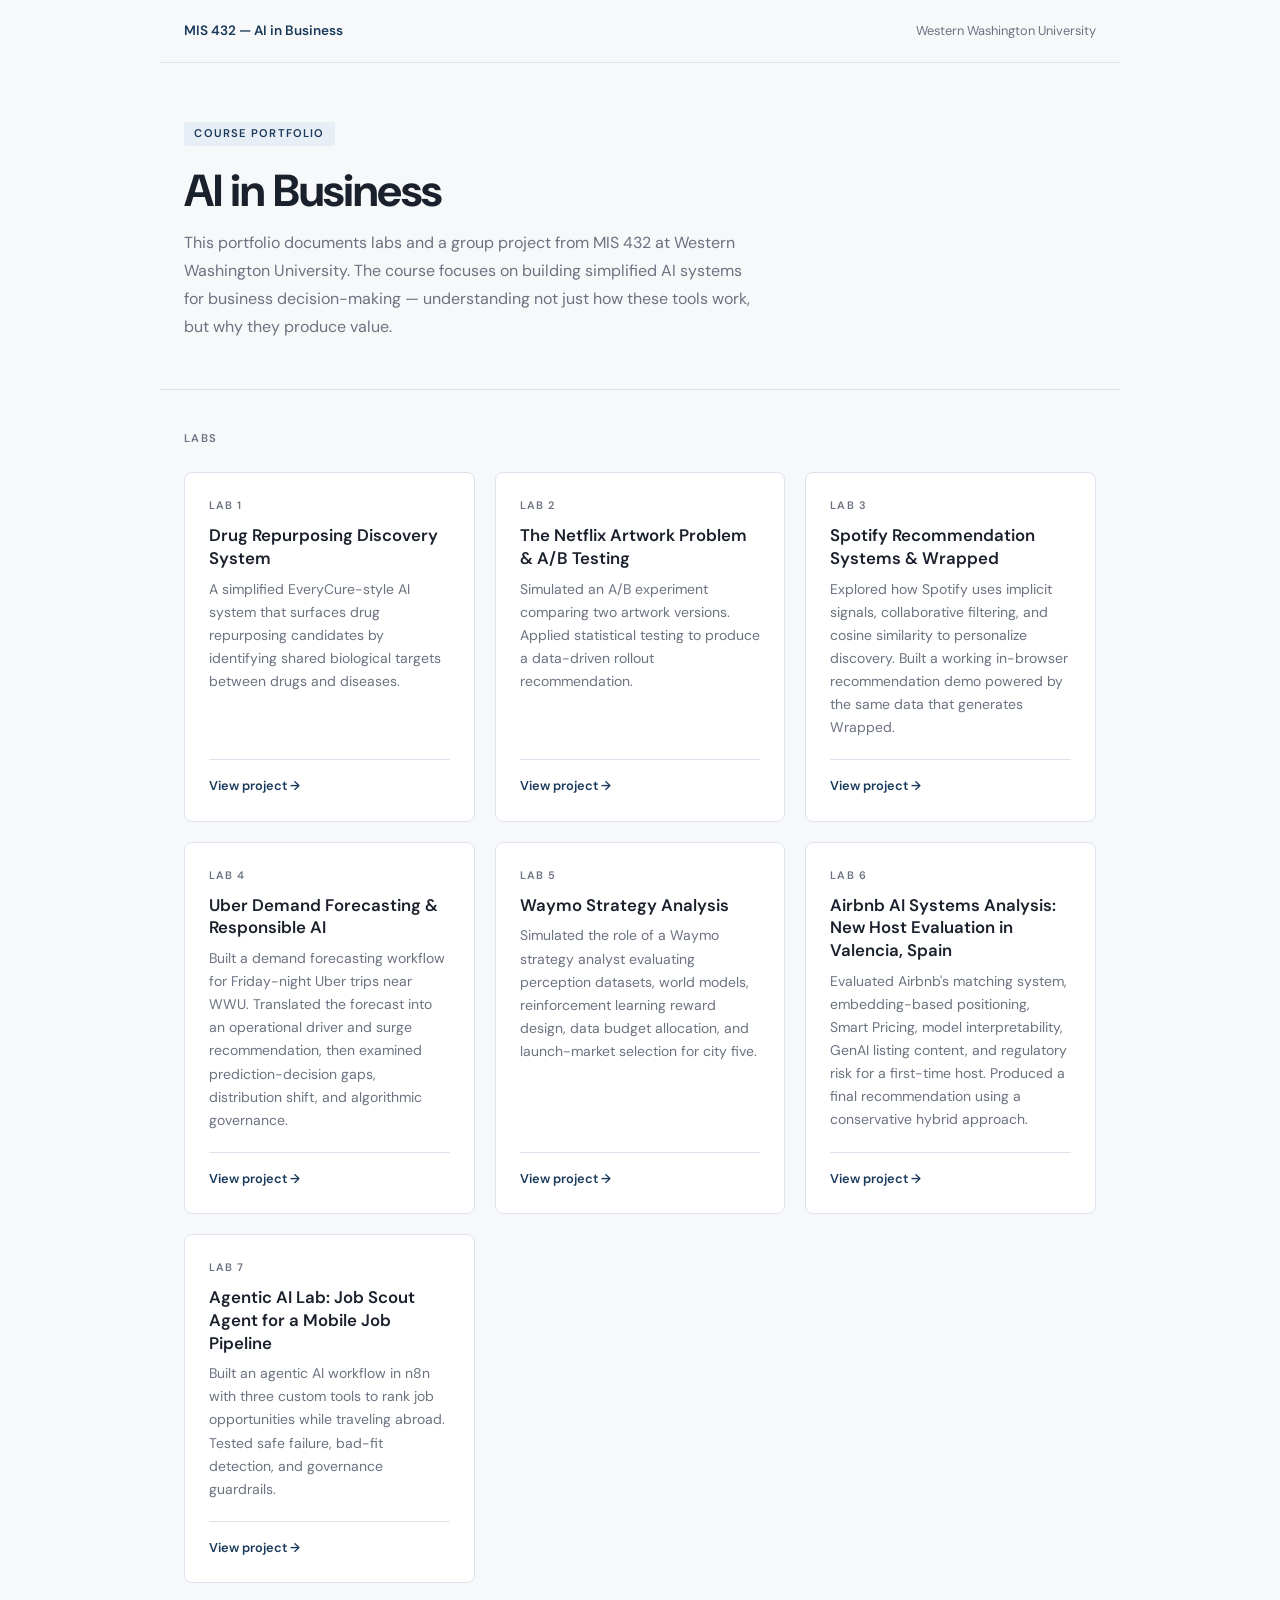
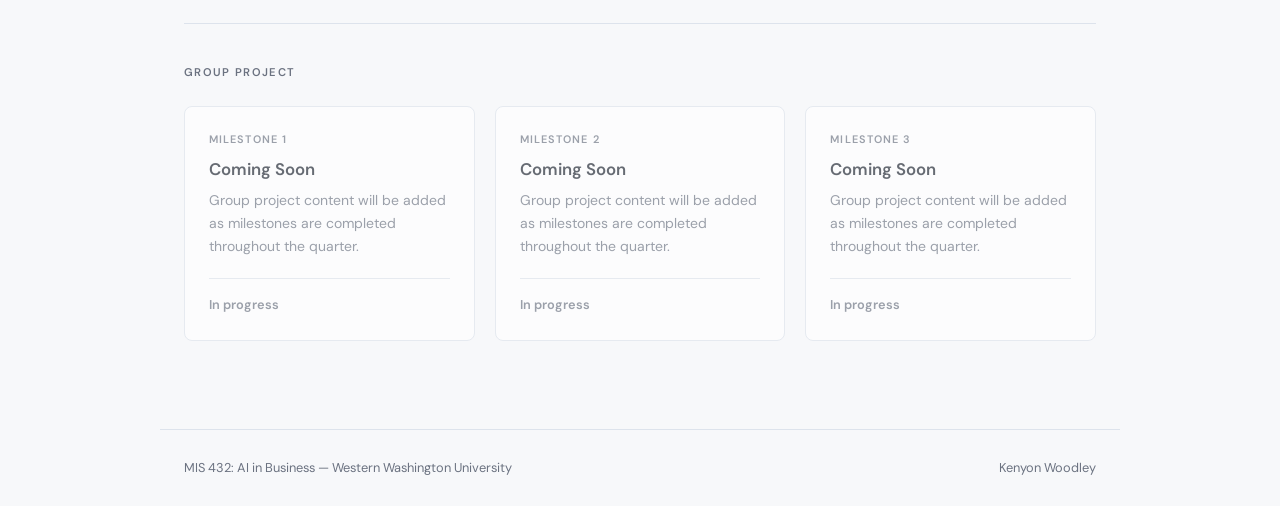
<file: index.html>
<!DOCTYPE html>
<html lang="en">
<head>
  <meta charset="UTF-8" />
  <meta name="viewport" content="width=device-width, initial-scale=1.0" />
  <title>MIS 432: AI in Business — Course Portfolio</title>
  <link href="https://fonts.googleapis.com/css2?family=DM+Sans:opsz,wght@9..40,300;9..40,400;9..40,500;9..40,600;9..40,700&display=swap" rel="stylesheet" />
  <link rel="stylesheet" href="assets/css/styles.css" />
</head>
<body>

<nav class="site-nav">
  <span class="nav-brand">MIS 432 &mdash; AI in Business</span>
  <span style="font-size:0.8rem;color:var(--muted)">Western Washington University</span>
</nav>

<header class="page-header">
  <div class="tag">Course Portfolio</div>
  <h1>AI in Business</h1>
  <p class="subtitle">
    This portfolio documents labs and a group project from MIS 432 at Western Washington University. The course focuses on building simplified AI systems for business decision-making — understanding not just how these tools work, but why they produce value.
  </p>
</header>

<div class="container">

  <div class="section">
    <div class="section-title">Labs</div>
    <div class="card-grid">

      <a href="lab1/index.html" class="card">
        <div class="card-label">Lab 1</div>
        <h2>Drug Repurposing Discovery System</h2>
        <p>A simplified EveryCure-style AI system that surfaces drug repurposing candidates by identifying shared biological targets between drugs and diseases.</p>
        <div class="card-cta">View project &rarr;</div>
      </a>

      <a href="lab2/index.html" class="card">
        <div class="card-label">Lab 2</div>
        <h2>The Netflix Artwork Problem &amp; A/B Testing</h2>
        <p>Simulated an A/B experiment comparing two artwork versions. Applied statistical testing to produce a data-driven rollout recommendation.</p>
        <div class="card-cta">View project &rarr;</div>
      </a>

      <a href="lab3/index.html" class="card">
        <div class="card-label">Lab 3</div>
        <h2>Spotify Recommendation Systems &amp; Wrapped</h2>
        <p>Explored how Spotify uses implicit signals, collaborative filtering, and cosine similarity to personalize discovery. Built a working in-browser recommendation demo powered by the same data that generates Wrapped.</p>
        <div class="card-cta">View project &rarr;</div>
      </a>

      <a href="lab4/index.html" class="card">
        <div class="card-label">Lab 4</div>
        <h2>Uber Demand Forecasting &amp; Responsible AI</h2>
        <p>Built a demand forecasting workflow for Friday-night Uber trips near WWU. Translated the forecast into an operational driver and surge recommendation, then examined prediction-decision gaps, distribution shift, and algorithmic governance.</p>
        <div class="card-cta">View project &rarr;</div>
      </a>

      <a href="lab5/index.html" class="card">
        <div class="card-label">Lab 5</div>
        <h2>Waymo Strategy Analysis</h2>
        <p>Simulated the role of a Waymo strategy analyst evaluating perception datasets, world models, reinforcement learning reward design, data budget allocation, and launch-market selection for city five.</p>
        <div class="card-cta">View project &rarr;</div>
      </a>

      <a href="lab6/index.html" class="card">
        <div class="card-label">Lab 6</div>
        <h2>Airbnb AI Systems Analysis: New Host Evaluation in Valencia, Spain</h2>
        <p>Evaluated Airbnb's matching system, embedding-based positioning, Smart Pricing, model interpretability, GenAI listing content, and regulatory risk for a first-time host. Produced a final recommendation using a conservative hybrid approach.</p>
        <div class="card-cta">View project &rarr;</div>
      </a>

      <a href="lab7/index.html" class="card">
        <div class="card-label">Lab 7</div>
        <h2>Agentic AI Lab: Job Scout Agent for a Mobile Job Pipeline</h2>
        <p>Built an agentic AI workflow in n8n with three custom tools to rank job opportunities while traveling abroad. Tested safe failure, bad-fit detection, and governance guardrails.</p>
        <div class="card-cta">View project &rarr;</div>
      </a>

    </div>
  </div>

  <div class="section">
    <div class="section-title">Group Project</div>
    <div class="card-grid">

      <div class="card coming-soon">
        <div class="card-label">Milestone 1</div>
        <h2>Coming Soon</h2>
        <p>Group project content will be added as milestones are completed throughout the quarter.</p>
        <div class="card-cta">In progress</div>
      </div>

      <div class="card coming-soon">
        <div class="card-label">Milestone 2</div>
        <h2>Coming Soon</h2>
        <p>Group project content will be added as milestones are completed throughout the quarter.</p>
        <div class="card-cta">In progress</div>
      </div>

      <div class="card coming-soon">
        <div class="card-label">Milestone 3</div>
        <h2>Coming Soon</h2>
        <p>Group project content will be added as milestones are completed throughout the quarter.</p>
        <div class="card-cta">In progress</div>
      </div>

    </div>
  </div>

</div>

<footer class="site-footer">
  <span>MIS 432: AI in Business &mdash; Western Washington University</span>
  <span>Kenyon Woodley</span>
</footer>

</body>
</html>
</file>
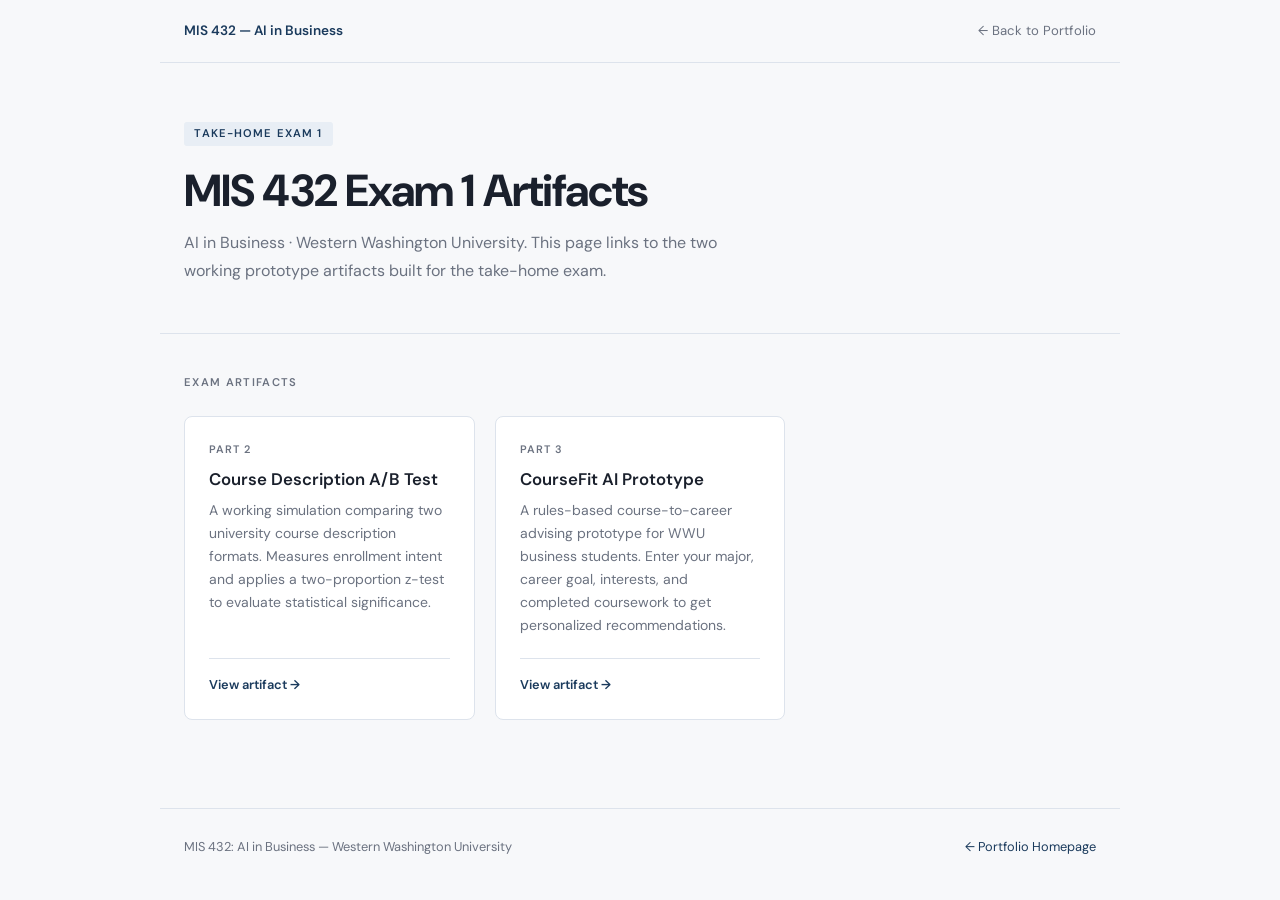
<file: exam1/index.html>
<!DOCTYPE html>
<html lang="en">
<head>
  <meta charset="UTF-8" />
  <meta name="viewport" content="width=device-width, initial-scale=1.0" />
  <title>Exam 1 Artifacts &mdash; MIS 432</title>
  <link href="https://fonts.googleapis.com/css2?family=DM+Sans:opsz,wght@9..40,300;9..40,400;9..40,500;9..40,600;9..40,700&display=swap" rel="stylesheet" />
  <link rel="stylesheet" href="../assets/css/styles.css" />
</head>
<body>

<nav class="site-nav">
  <span class="nav-brand">MIS 432 &mdash; AI in Business</span>
  <a href="../index.html" class="nav-back">&larr; Back to Portfolio</a>
</nav>

<header class="page-header">
  <div class="tag">Take-Home Exam 1</div>
  <h1>MIS 432 Exam 1 Artifacts</h1>
  <p class="subtitle">
    AI in Business &middot; Western Washington University. This page links to the two working prototype artifacts built for the take-home exam.
  </p>
</header>

<div class="container">

  <div class="section">
    <div class="section-title">Exam Artifacts</div>
    <div class="card-grid">

      <a href="./part2-ab-test/" class="card">
        <div class="card-label">Part 2</div>
        <h2>Course Description A/B Test</h2>
        <p>A working simulation comparing two university course description formats. Measures enrollment intent and applies a two-proportion z-test to evaluate statistical significance.</p>
        <div class="card-cta">View artifact &rarr;</div>
      </a>

      <a href="./coursefit-ai/" class="card">
        <div class="card-label">Part 3</div>
        <h2>CourseFit AI Prototype</h2>
        <p>A rules-based course-to-career advising prototype for WWU business students. Enter your major, career goal, interests, and completed coursework to get personalized recommendations.</p>
        <div class="card-cta">View artifact &rarr;</div>
      </a>

    </div>
  </div>

</div>

<footer class="site-footer">
  <span>MIS 432: AI in Business &mdash; Western Washington University</span>
  <a href="../index.html">&larr; Portfolio Homepage</a>
</footer>

</body>
</html>
</file>
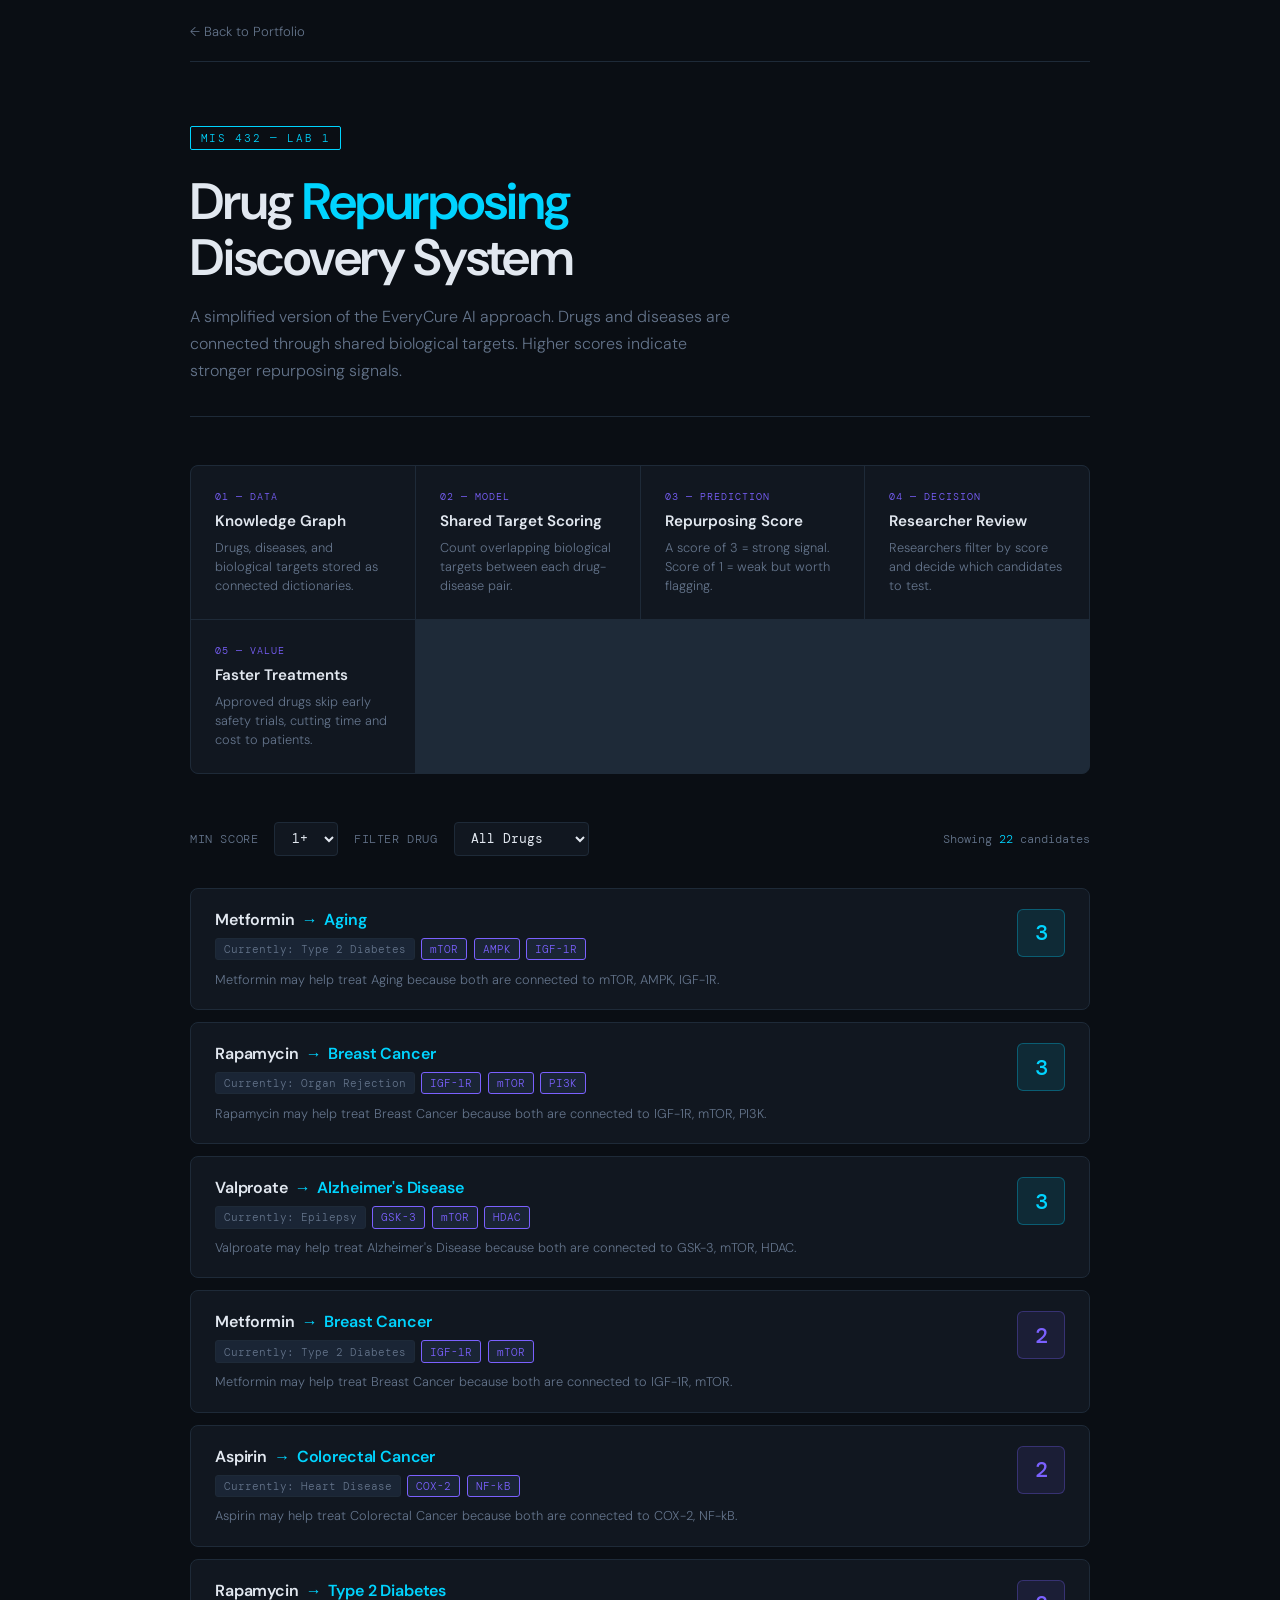
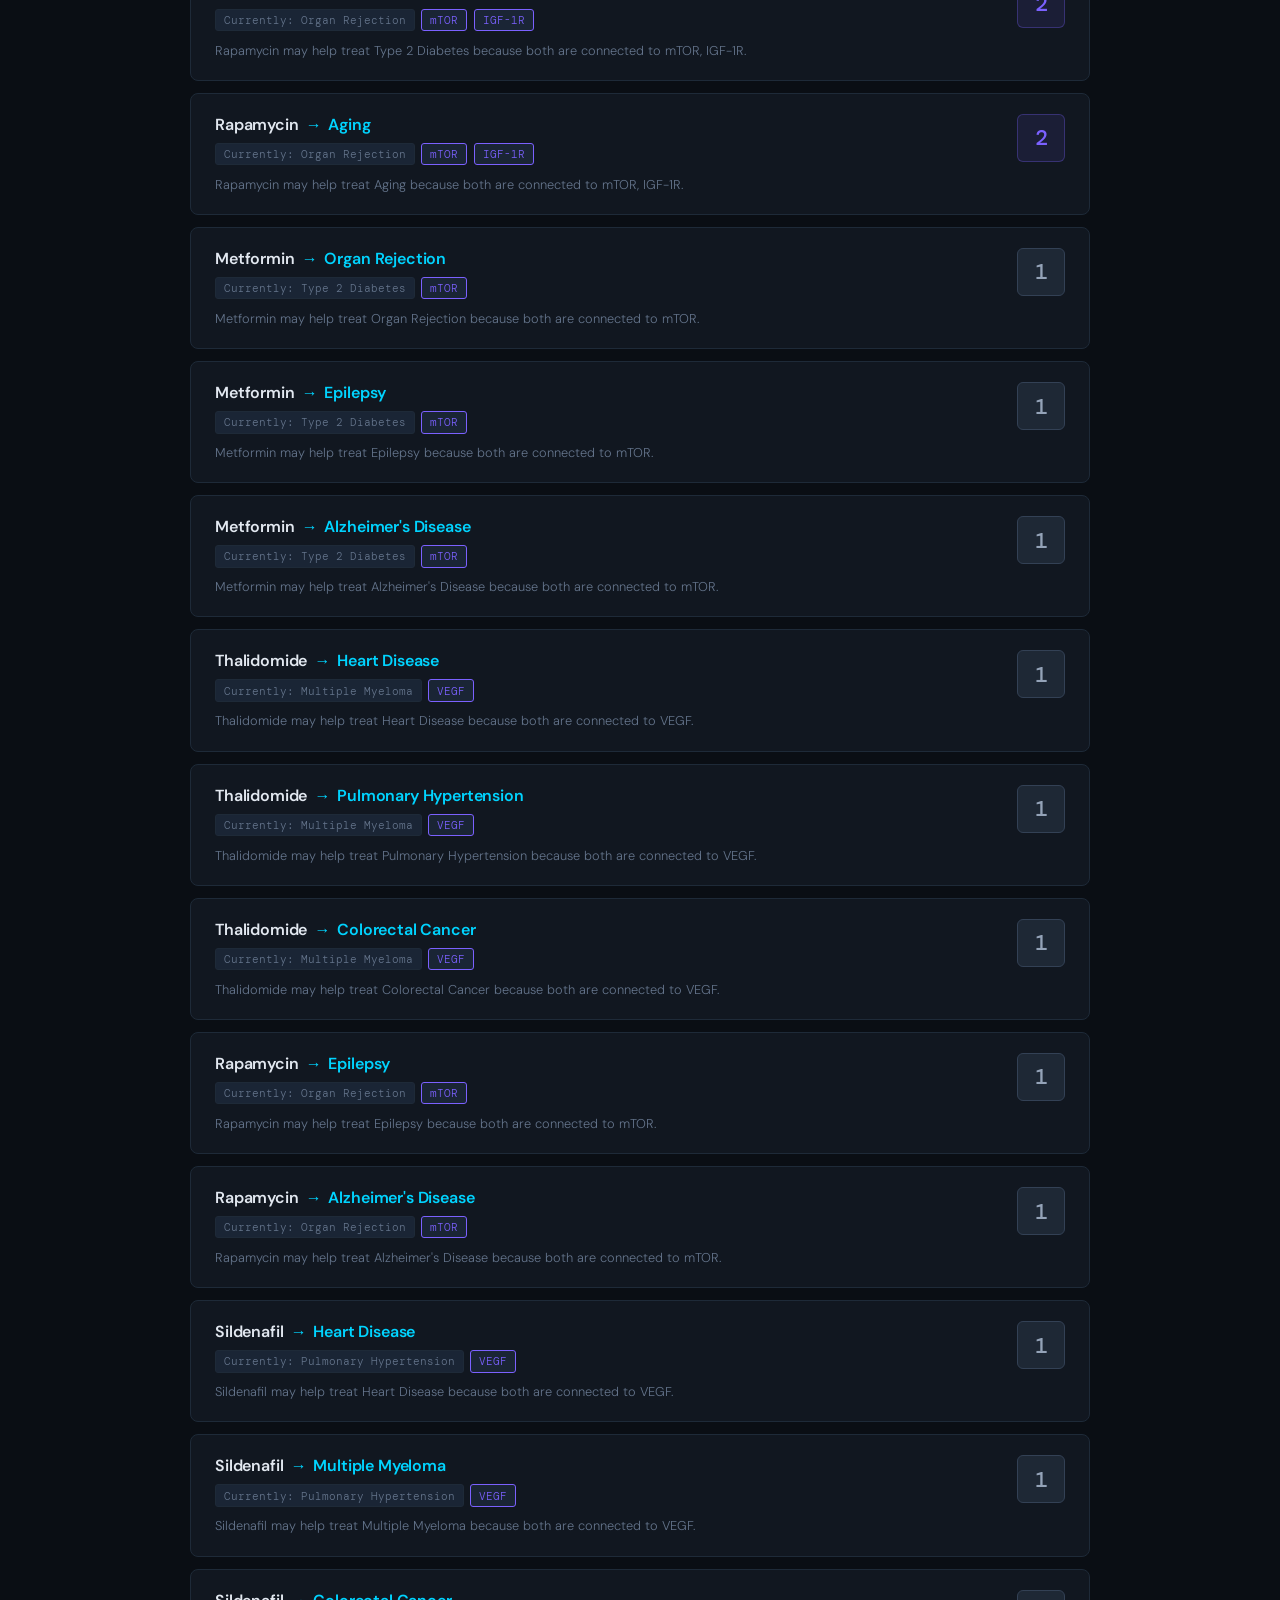
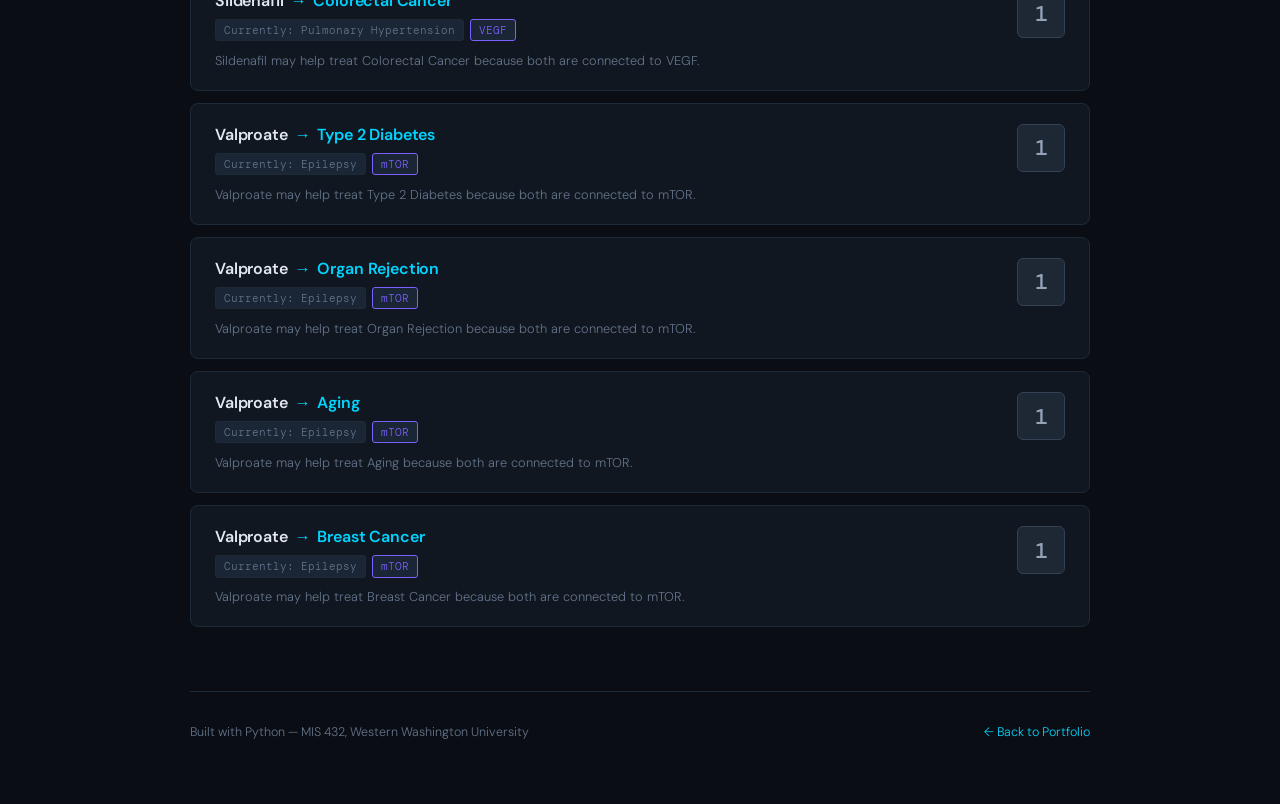
<file: lab1/index.html>
<!DOCTYPE html>
<html lang="en">
<head>
  <meta charset="UTF-8" />
  <meta name="viewport" content="width=device-width, initial-scale=1.0" />
  <title>Lab 1: Drug Repurposing — MIS 432</title>
  <link href="https://fonts.googleapis.com/css2?family=DM+Mono:wght@400;500&family=DM+Sans:opsz,wght@9..40,300;9..40,400;9..40,500;9..40,600&display=swap" rel="stylesheet" />
  <style>
    *, *::before, *::after { box-sizing: border-box; margin: 0; padding: 0; }

    :root {
      --bg:       #0a0e14;
      --surface:  #111720;
      --border:   #1e2a38;
      --accent:   #00d4ff;
      --accent2:  #7b61ff;
      --text:     #e2e8f0;
      --muted:    #64748b;
      --score3:   #00d4ff;
      --score2:   #7b61ff;
      --score1:   #334155;
    }

    body {
      background: var(--bg);
      color: var(--text);
      font-family: 'DM Sans', sans-serif;
      font-weight: 300;
      min-height: 100vh;
      padding: 0 1rem 4rem;
    }

    /* ── BACK NAV ── */
    .back-nav {
      max-width: 900px;
      margin: 0 auto;
      padding: 1.25rem 0;
      border-bottom: 1px solid var(--border);
    }

    .back-nav a {
      font-size: 0.82rem;
      color: var(--muted);
      text-decoration: none;
      display: inline-flex;
      align-items: center;
      gap: 0.3rem;
      transition: color 0.15s;
    }

    .back-nav a:hover { color: var(--accent); }

    /* ── HEADER ── */
    header {
      max-width: 900px;
      margin: 0 auto;
      padding: 4rem 0 2rem;
      border-bottom: 1px solid var(--border);
    }

    .tag {
      display: inline-block;
      font-family: 'DM Mono', monospace;
      font-size: 0.7rem;
      letter-spacing: 0.15em;
      text-transform: uppercase;
      color: var(--accent);
      border: 1px solid var(--accent);
      padding: 0.25rem 0.6rem;
      border-radius: 2px;
      margin-bottom: 1.5rem;
    }

    h1 {
      font-size: clamp(2rem, 5vw, 3.2rem);
      font-weight: 600;
      line-height: 1.1;
      letter-spacing: -0.03em;
      margin-bottom: 1rem;
    }

    h1 span { color: var(--accent); }

    .subtitle {
      color: var(--muted);
      font-size: 1rem;
      max-width: 560px;
      line-height: 1.7;
    }

    /* ── LAYOUT ── */
    .container { max-width: 900px; margin: 0 auto; }

    /* ── EXPLAINER ── */
    .explainer {
      display: grid;
      grid-template-columns: repeat(auto-fit, minmax(200px, 1fr));
      gap: 1px;
      background: var(--border);
      border: 1px solid var(--border);
      border-radius: 8px;
      overflow: hidden;
      margin: 3rem 0;
    }

    .explainer-step {
      background: var(--surface);
      padding: 1.5rem;
    }

    .step-num {
      font-family: 'DM Mono', monospace;
      font-size: 0.65rem;
      color: var(--accent2);
      letter-spacing: 0.1em;
      text-transform: uppercase;
      margin-bottom: 0.5rem;
    }

    .step-title {
      font-size: 0.95rem;
      font-weight: 600;
      margin-bottom: 0.4rem;
    }

    .step-desc {
      font-size: 0.8rem;
      color: var(--muted);
      line-height: 1.5;
    }

    /* ── CONTROLS ── */
    .controls {
      display: flex;
      gap: 1rem;
      align-items: center;
      flex-wrap: wrap;
      margin-bottom: 2rem;
    }

    .controls label {
      font-family: 'DM Mono', monospace;
      font-size: 0.75rem;
      color: var(--muted);
      letter-spacing: 0.05em;
    }

    select, input[type="range"] {
      background: var(--surface);
      border: 1px solid var(--border);
      color: var(--text);
      font-family: 'DM Mono', monospace;
      font-size: 0.8rem;
      padding: 0.4rem 0.8rem;
      border-radius: 4px;
      cursor: pointer;
    }

    select:focus { outline: 1px solid var(--accent); }

    .count-badge {
      margin-left: auto;
      font-family: 'DM Mono', monospace;
      font-size: 0.75rem;
      color: var(--muted);
    }

    .count-badge span { color: var(--accent); }

    /* ── CARDS ── */
    #results { display: flex; flex-direction: column; gap: 0.75rem; }

    .card {
      background: var(--surface);
      border: 1px solid var(--border);
      border-radius: 8px;
      padding: 1.25rem 1.5rem;
      display: grid;
      grid-template-columns: 1fr auto;
      gap: 0.5rem 1rem;
      align-items: start;
      transition: border-color 0.15s;
    }

    .card:hover { border-color: var(--accent2); }

    .card-left { min-width: 0; }

    .drug-name {
      font-size: 1rem;
      font-weight: 600;
      letter-spacing: -0.01em;
    }

    .arrow {
      color: var(--accent);
      margin: 0 0.4rem;
      font-family: 'DM Mono', monospace;
    }

    .candidate-disease { color: var(--accent); }

    .card-meta {
      margin-top: 0.5rem;
      display: flex;
      flex-wrap: wrap;
      gap: 0.4rem;
    }

    .pill {
      font-family: 'DM Mono', monospace;
      font-size: 0.68rem;
      padding: 0.2rem 0.5rem;
      border-radius: 3px;
      background: #1a2535;
      color: var(--muted);
      border: 1px solid var(--border);
    }

    .pill.target { color: var(--accent2); border-color: var(--accent2); }

    .explanation {
      margin-top: 0.6rem;
      font-size: 0.8rem;
      color: var(--muted);
      line-height: 1.5;
    }

    /* ── SCORE BADGE ── */
    .score-badge {
      font-family: 'DM Mono', monospace;
      font-size: 1.4rem;
      font-weight: 500;
      width: 3rem;
      height: 3rem;
      border-radius: 6px;
      display: flex;
      align-items: center;
      justify-content: center;
      flex-shrink: 0;
    }

    .score-3 { background: rgba(0,212,255,0.1); color: var(--score3); border: 1px solid rgba(0,212,255,0.3); }
    .score-2 { background: rgba(123,97,255,0.1); color: var(--score2); border: 1px solid rgba(123,97,255,0.3); }
    .score-1 { background: rgba(51,65,85,0.4);   color: #94a3b8;       border: 1px solid var(--score1); }

    /* ── EMPTY STATE ── */
    .empty {
      text-align: center;
      padding: 3rem;
      color: var(--muted);
      font-family: 'DM Mono', monospace;
      font-size: 0.85rem;
    }

    /* ── FOOTER ── */
    footer {
      max-width: 900px;
      margin: 4rem auto 0;
      padding-top: 2rem;
      border-top: 1px solid var(--border);
      font-size: 0.78rem;
      color: var(--muted);
      display: flex;
      justify-content: space-between;
      flex-wrap: wrap;
      gap: 0.5rem;
    }

    footer a { color: var(--accent); text-decoration: none; }
    footer a:hover { text-decoration: underline; }
  </style>
</head>
<body>

<div class="back-nav">
  <a href="../index.html">&larr; Back to Portfolio</a>
</div>

<header>
  <div class="tag">MIS 432 &mdash; Lab 1</div>
  <h1>Drug <span>Repurposing</span><br/>Discovery System</h1>
  <p class="subtitle">
    A simplified version of the EveryCure AI approach. Drugs and diseases are connected
    through shared biological targets. Higher scores indicate stronger repurposing signals.
  </p>
</header>

<div class="container">

  <!-- AI Factory explainer -->
  <div class="explainer">
    <div class="explainer-step">
      <div class="step-num">01 &mdash; Data</div>
      <div class="step-title">Knowledge Graph</div>
      <div class="step-desc">Drugs, diseases, and biological targets stored as connected dictionaries.</div>
    </div>
    <div class="explainer-step">
      <div class="step-num">02 &mdash; Model</div>
      <div class="step-title">Shared Target Scoring</div>
      <div class="step-desc">Count overlapping biological targets between each drug-disease pair.</div>
    </div>
    <div class="explainer-step">
      <div class="step-num">03 &mdash; Prediction</div>
      <div class="step-title">Repurposing Score</div>
      <div class="step-desc">A score of 3 = strong signal. Score of 1 = weak but worth flagging.</div>
    </div>
    <div class="explainer-step">
      <div class="step-num">04 &mdash; Decision</div>
      <div class="step-title">Researcher Review</div>
      <div class="step-desc">Researchers filter by score and decide which candidates to test.</div>
    </div>
    <div class="explainer-step">
      <div class="step-num">05 &mdash; Value</div>
      <div class="step-title">Faster Treatments</div>
      <div class="step-desc">Approved drugs skip early safety trials, cutting time and cost to patients.</div>
    </div>
  </div>

  <!-- Controls -->
  <div class="controls">
    <label>MIN SCORE</label>
    <select id="minScore">
      <option value="1">1+</option>
      <option value="2">2+</option>
      <option value="3">3</option>
    </select>
    <label>FILTER DRUG</label>
    <select id="filterDrug">
      <option value="all">All Drugs</option>
    </select>
    <div class="count-badge">Showing <span id="count">0</span> candidates</div>
  </div>

  <div id="results"></div>

</div>

<footer>
  <span>Built with Python &mdash; MIS 432, Western Washington University</span>
  <a href="../index.html">&larr; Back to Portfolio</a>
</footer>

<script>
  // ── DATA ──────────────────────────────────────────────────────────────────
  const drugIndications = {
    "Metformin":   "Type 2 Diabetes",
    "Aspirin":     "Heart Disease",
    "Thalidomide": "Multiple Myeloma",
    "Rapamycin":   "Organ Rejection",
    "Sildenafil":  "Pulmonary Hypertension",
    "Valproate":   "Epilepsy",
  };

  const drugTargets = {
    "Metformin":   ["AMPK","mTOR","IGF-1R"],
    "Aspirin":     ["COX-1","COX-2","NF-kB"],
    "Thalidomide": ["TNF-alpha","VEGF","IL-6"],
    "Rapamycin":   ["mTOR","PI3K","IGF-1R"],
    "Sildenafil":  ["PDE5","cGMP","VEGF"],
    "Valproate":   ["HDAC","GSK-3","mTOR"],
  };

  const diseaseTargets = {
    "Type 2 Diabetes":        ["AMPK","mTOR","IGF-1R"],
    "Heart Disease":          ["COX-1","COX-2","VEGF"],
    "Multiple Myeloma":       ["TNF-alpha","VEGF","IL-6"],
    "Organ Rejection":        ["mTOR","PI3K"],
    "Pulmonary Hypertension": ["PDE5","cGMP","VEGF"],
    "Epilepsy":               ["HDAC","GSK-3","mTOR"],
    "Colorectal Cancer":      ["COX-2","NF-kB","VEGF"],
    "Alzheimer's Disease":    ["GSK-3","mTOR","HDAC"],
    "Aging":                  ["mTOR","AMPK","IGF-1R"],
    "Breast Cancer":          ["IGF-1R","mTOR","PI3K"],
  };

  // ── MODEL ────────────────────────────────────────────────────────────────
  function findCandidates(minScore, filterDrug) {
    const results = [];
    for (const [drug, currentDisease] of Object.entries(drugIndications)) {
      if (filterDrug !== "all" && drug !== filterDrug) continue;
      const dTargets = new Set(drugTargets[drug]);
      for (const [disease, diseaseT] of Object.entries(diseaseTargets)) {
        if (disease === currentDisease) continue;
        const shared = diseaseT.filter(t => dTargets.has(t));
        if (shared.length >= minScore) {
          results.push({ drug, currentDisease, disease, shared, score: shared.length });
        }
      }
    }
    results.sort((a, b) => b.score - a.score);
    return results;
  }

  // ── RENDER ────────────────────────────────────────────────────────────────
  function scoreClass(s) { return s >= 3 ? "score-3" : s === 2 ? "score-2" : "score-1"; }

  function render() {
    const minScore  = parseInt(document.getElementById("minScore").value);
    const filterDrug = document.getElementById("filterDrug").value;
    const candidates = findCandidates(minScore, filterDrug);
    const container = document.getElementById("results");
    document.getElementById("count").textContent = candidates.length;

    if (!candidates.length) {
      container.innerHTML = '<div class="empty">No candidates match current filters.</div>';
      return;
    }

    container.innerHTML = candidates.map(r => `
      <div class="card">
        <div class="card-left">
          <div class="drug-name">
            ${r.drug}
            <span class="arrow">&#8594;</span>
            <span class="candidate-disease">${r.disease}</span>
          </div>
          <div class="card-meta">
            <span class="pill">Currently: ${r.currentDisease}</span>
            ${r.shared.map(t => `<span class="pill target">${t}</span>`).join("")}
          </div>
          <div class="explanation">
            ${r.drug} may help treat ${r.disease} because both are connected
            to ${r.shared.join(", ")}.
          </div>
        </div>
        <div class="score-badge ${scoreClass(r.score)}">${r.score}</div>
      </div>
    `).join("");
  }

  // ── INIT ──────────────────────────────────────────────────────────────────
  const drugSelect = document.getElementById("filterDrug");
  Object.keys(drugIndications).forEach(drug => {
    const opt = document.createElement("option");
    opt.value = drug; opt.textContent = drug;
    drugSelect.appendChild(opt);
  });

  document.getElementById("minScore").addEventListener("change", render);
  drugSelect.addEventListener("change", render);
  render();
</script>
</body>
</html>
</file>
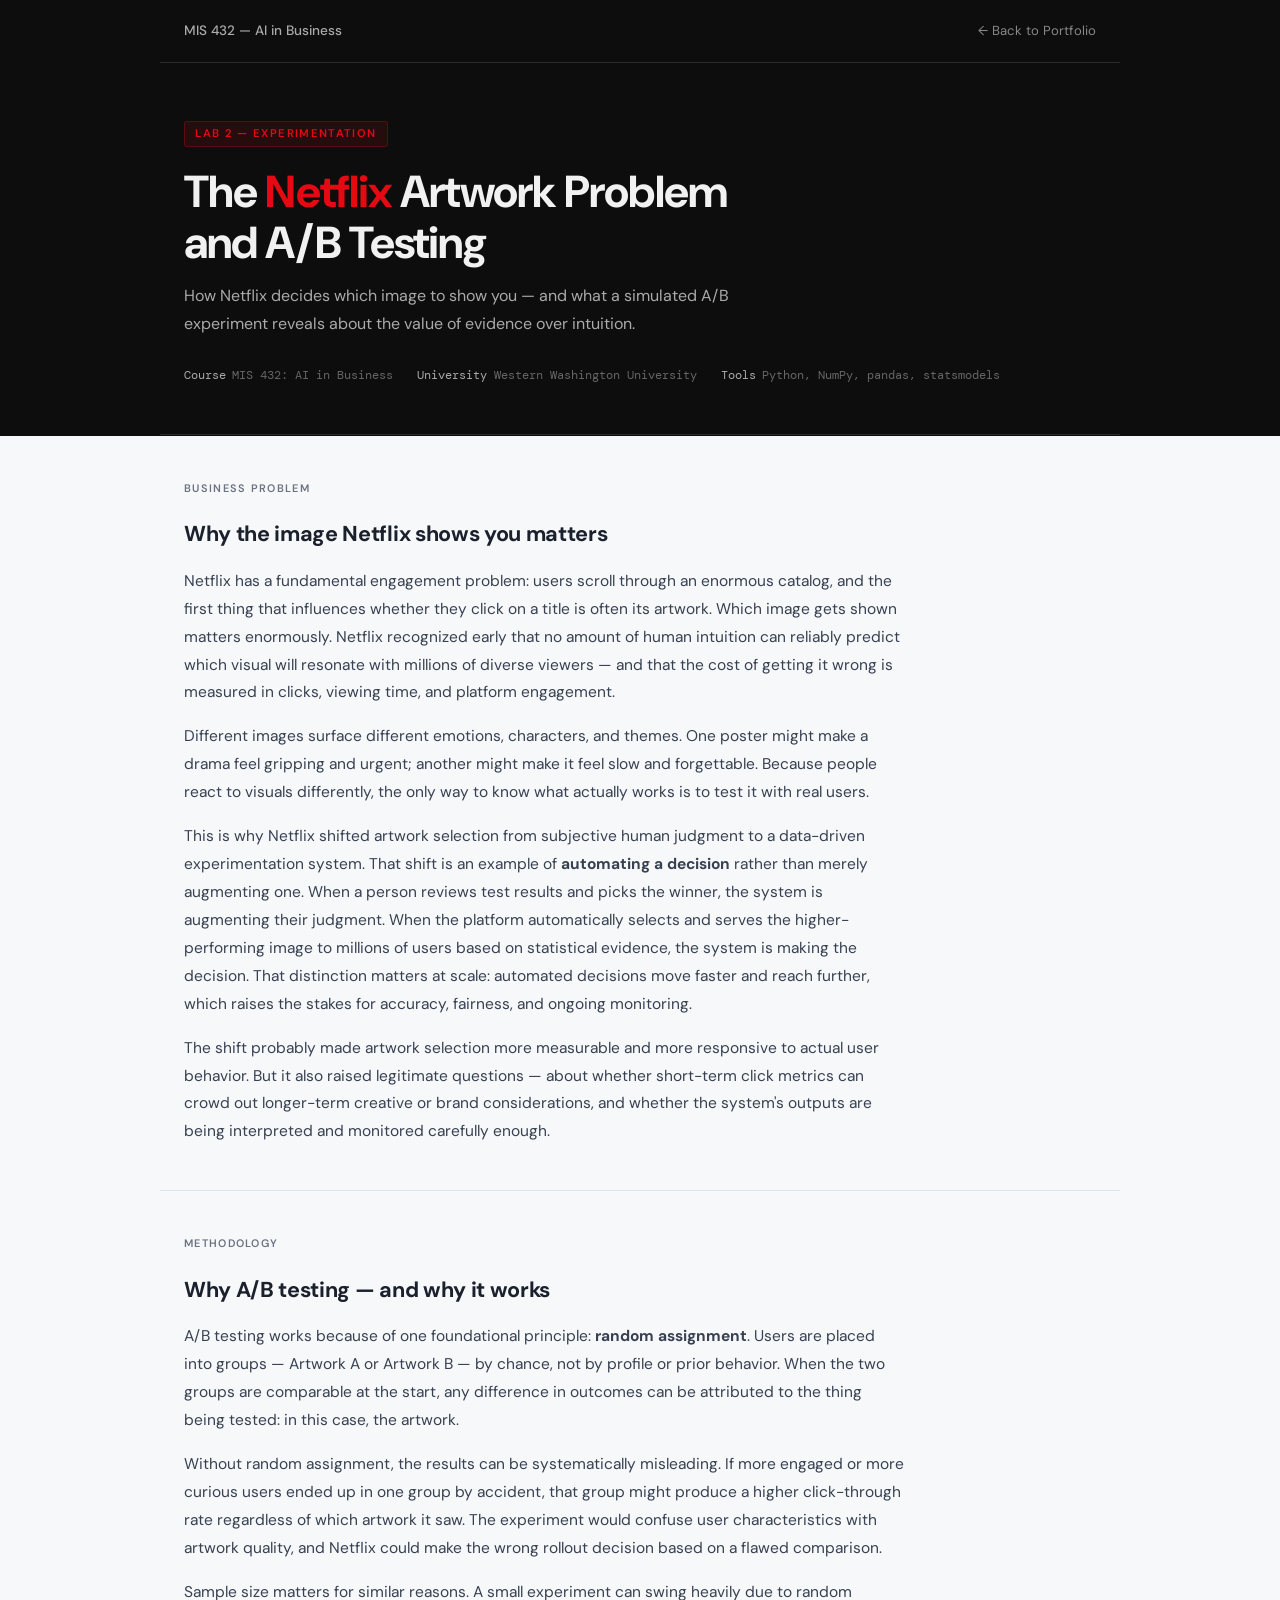
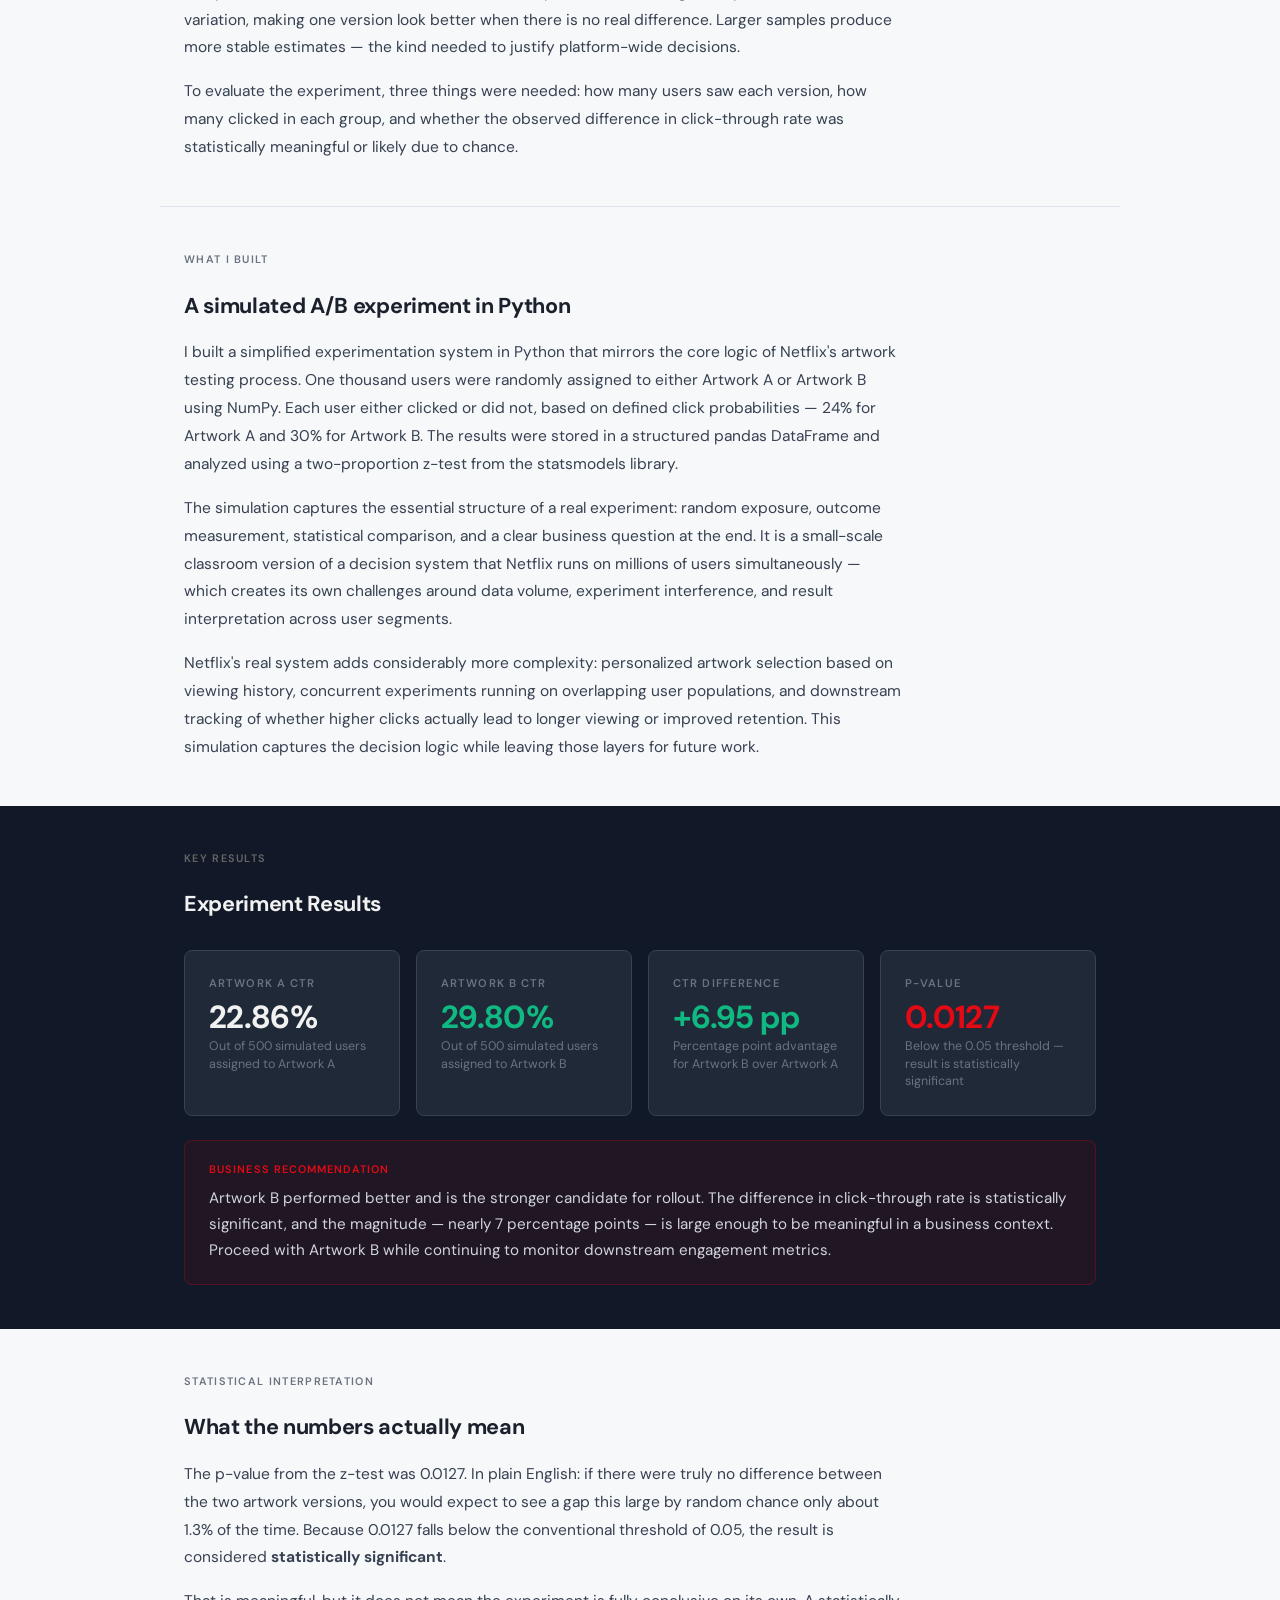
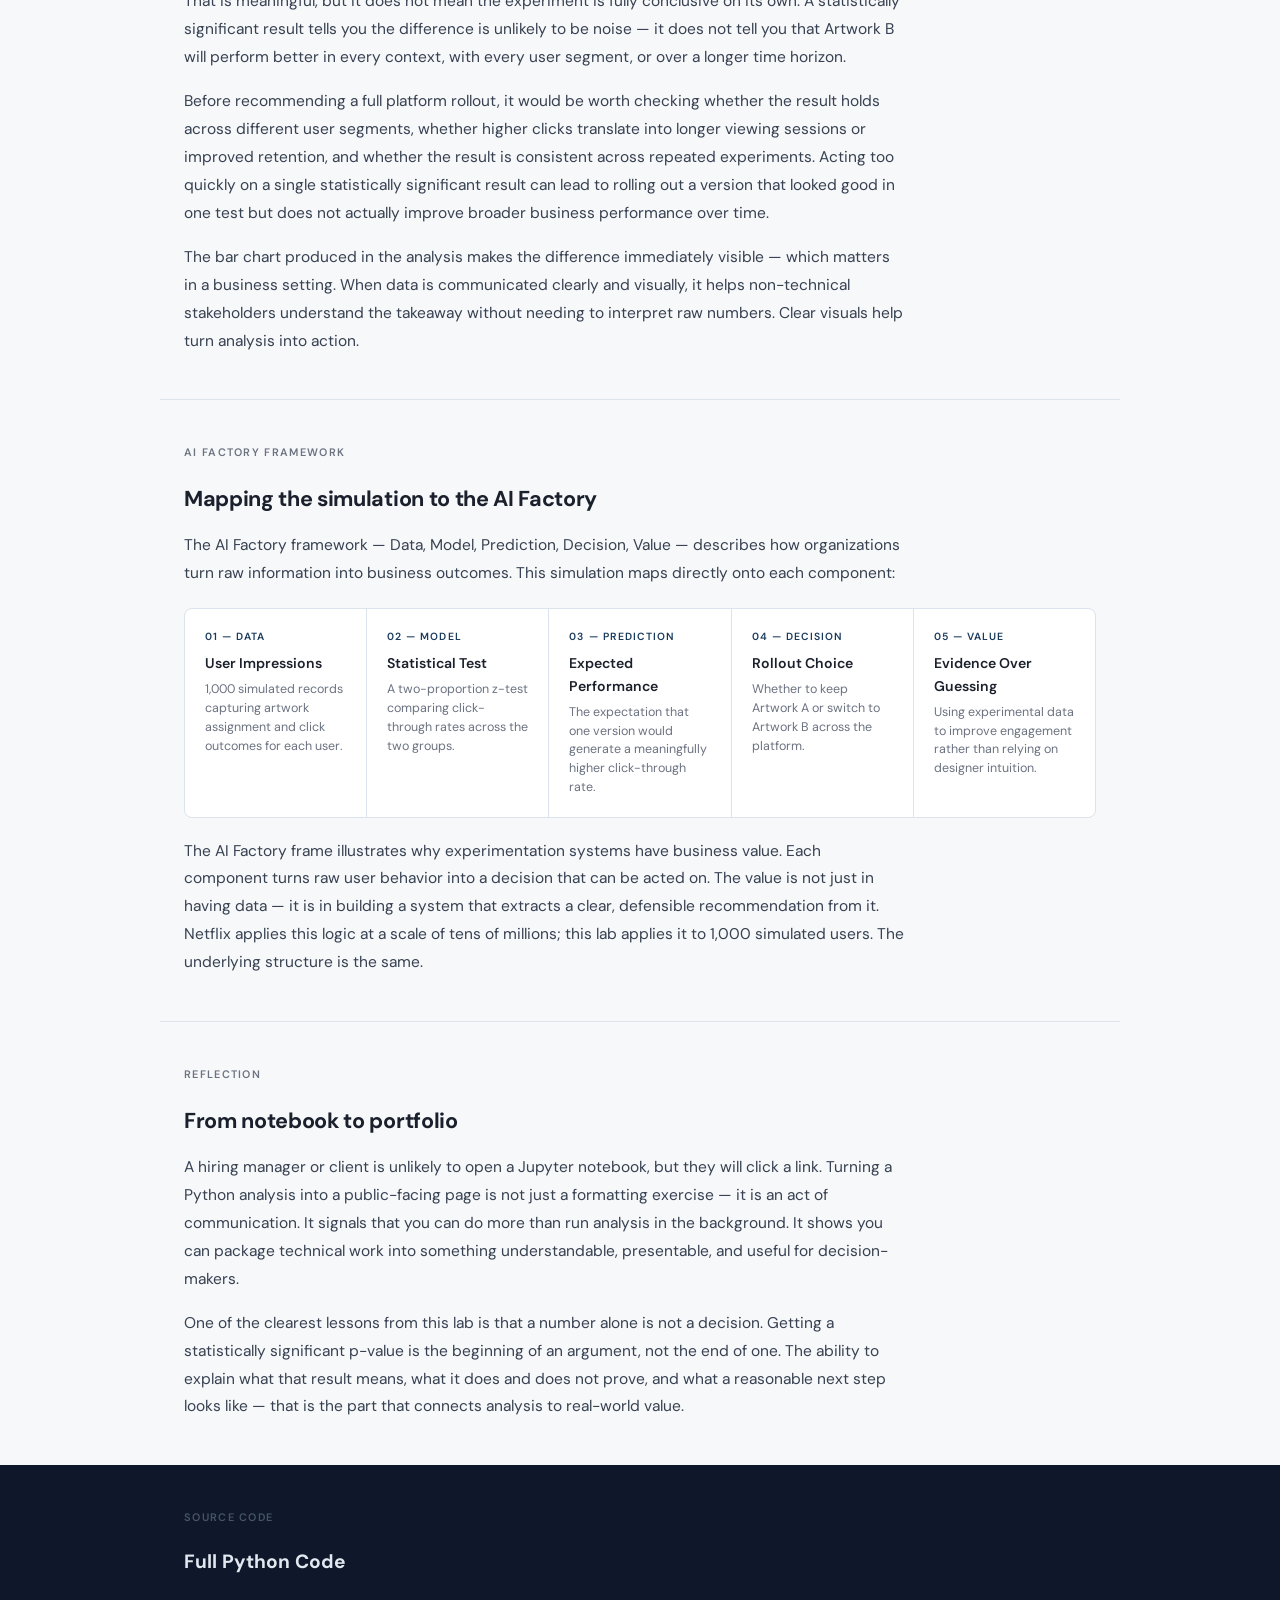
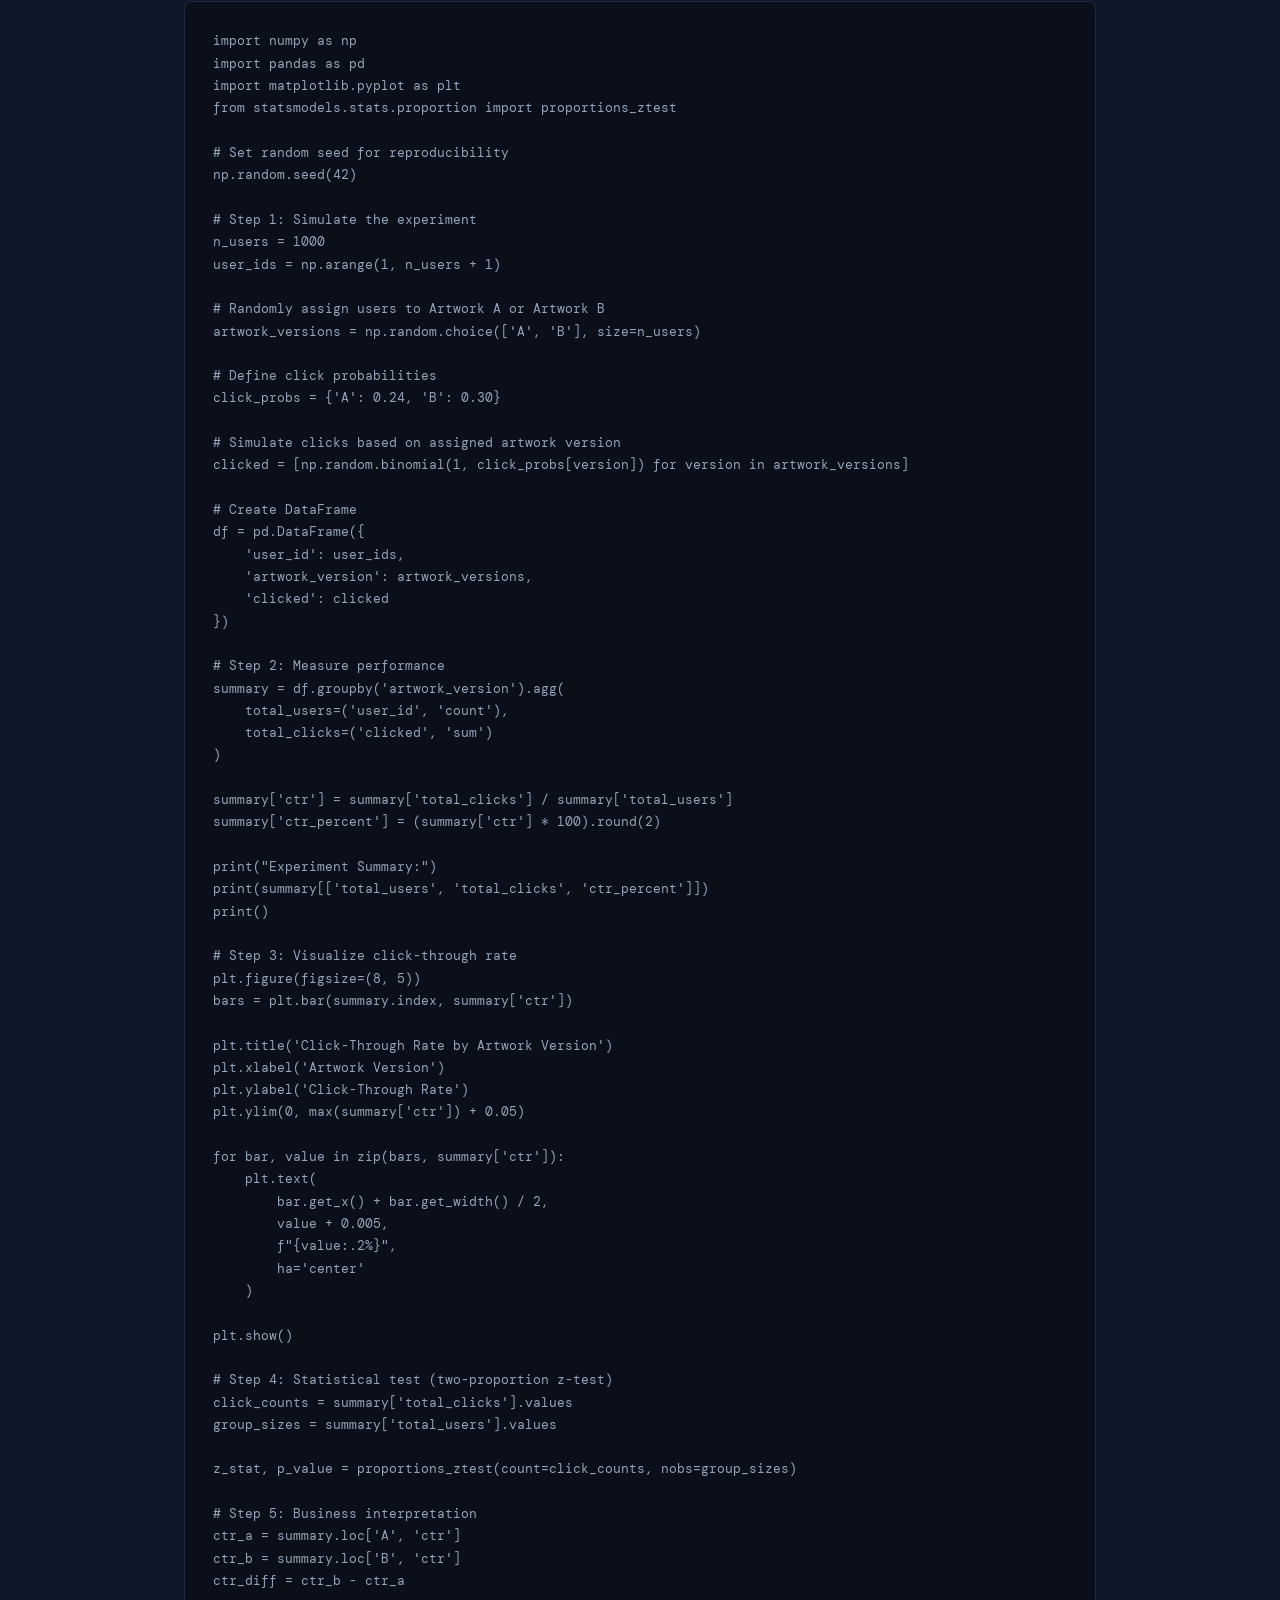
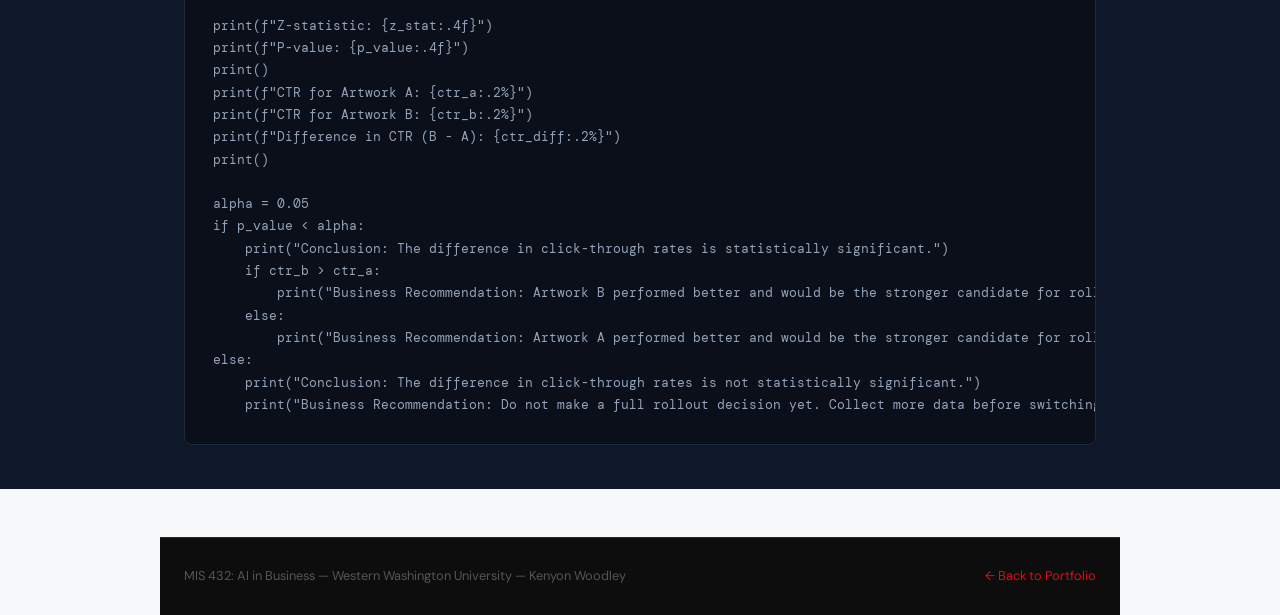
<file: lab2/index.html>
<!DOCTYPE html>
<html lang="en">
<head>
  <meta charset="UTF-8" />
  <meta name="viewport" content="width=device-width, initial-scale=1.0" />
  <title>Lab 2: Netflix Artwork &amp; A/B Testing — MIS 432</title>
  <link href="https://fonts.googleapis.com/css2?family=DM+Sans:opsz,wght@9..40,300;9..40,400;9..40,500;9..40,600;9..40,700&family=DM+Mono:wght@400;500&display=swap" rel="stylesheet" />
  <link rel="stylesheet" href="../assets/css/styles.css" />
  <style>
    /* ── LAB 2 SPECIFIC STYLES ── */

    /* Hero overrides */
    .lab2-hero {
      background: #0d0d0d;
      color: #f1f1f1;
      padding: 0 0 1px;
      margin-bottom: 0;
    }

    .lab2-hero .site-nav {
      border-bottom-color: #2a2a2a;
    }

    .lab2-hero .nav-back {
      color: #888;
    }

    .lab2-hero .nav-back:hover {
      color: #e50914;
    }

    .lab2-hero .nav-brand {
      color: #aaa;
      font-weight: 500;
    }

    .lab2-header {
      max-width: 960px;
      margin: 0 auto;
      padding: 3.5rem 1.5rem 3rem;
      border-bottom: 1px solid #2a2a2a;
    }

    .lab2-tag {
      display: inline-block;
      font-size: 0.7rem;
      font-weight: 600;
      letter-spacing: 0.12em;
      text-transform: uppercase;
      color: #e50914;
      background: rgba(229, 9, 20, 0.12);
      border: 1px solid rgba(229, 9, 20, 0.3);
      padding: 0.2rem 0.65rem;
      border-radius: 3px;
      margin-bottom: 1.25rem;
    }

    .lab2-header h1 {
      font-size: clamp(1.8rem, 4vw, 2.8rem);
      font-weight: 700;
      line-height: 1.15;
      letter-spacing: -0.02em;
      margin-bottom: 0.75rem;
      color: #f1f1f1;
    }

    .lab2-header h1 em {
      font-style: normal;
      color: #e50914;
    }

    .lab2-header .subtitle {
      color: #aaa;
      font-size: 1rem;
      max-width: 600px;
      line-height: 1.75;
    }

    .lab2-meta {
      display: flex;
      gap: 1.5rem;
      flex-wrap: wrap;
      margin-top: 1.75rem;
    }

    .lab2-meta-item {
      font-size: 0.78rem;
      color: #666;
      font-family: 'DM Mono', monospace;
    }

    .lab2-meta-item span {
      color: #aaa;
      margin-right: 0.4rem;
    }

    /* Body content */
    .content-body {
      background: var(--bg);
    }

    .content-section {
      max-width: 960px;
      margin: 0 auto;
      padding: 2.75rem 1.5rem;
      border-bottom: 1px solid var(--border);
    }

    .content-section:last-of-type {
      border-bottom: none;
    }

    .section-label {
      font-size: 0.68rem;
      font-weight: 600;
      letter-spacing: 0.12em;
      text-transform: uppercase;
      color: var(--muted);
      margin-bottom: 1.25rem;
    }

    .content-section h2 {
      font-size: 1.35rem;
      font-weight: 700;
      letter-spacing: -0.015em;
      margin-bottom: 1rem;
      color: var(--text);
    }

    .content-section p {
      font-size: 0.97rem;
      color: #374151;
      line-height: 1.8;
      margin-bottom: 1rem;
      max-width: 720px;
    }

    .content-section p:last-child {
      margin-bottom: 0;
    }

    /* Results band */
    .results-band {
      background: #111827;
      color: #f1f1f1;
      padding: 2.75rem 0;
    }

    .results-band .inner {
      max-width: 960px;
      margin: 0 auto;
      padding: 0 1.5rem;
    }

    .results-band .section-label {
      color: #666;
    }

    .results-band h2 {
      font-size: 1.35rem;
      font-weight: 700;
      letter-spacing: -0.015em;
      margin-bottom: 1.75rem;
      color: #f1f1f1;
    }

    .stat-grid {
      display: grid;
      grid-template-columns: repeat(auto-fit, minmax(180px, 1fr));
      gap: 1rem;
    }

    .stat-card {
      background: #1f2937;
      border: 1px solid #374151;
      border-radius: 8px;
      padding: 1.5rem;
    }

    .stat-label {
      font-size: 0.7rem;
      font-weight: 600;
      letter-spacing: 0.1em;
      text-transform: uppercase;
      color: #6b7280;
      margin-bottom: 0.5rem;
    }

    .stat-value {
      font-size: 2rem;
      font-weight: 700;
      letter-spacing: -0.02em;
      color: #f1f1f1;
      line-height: 1;
      margin-bottom: 0.35rem;
    }

    .stat-value.highlight {
      color: #e50914;
    }

    .stat-value.positive {
      color: #10b981;
    }

    .stat-note {
      font-size: 0.78rem;
      color: #6b7280;
      line-height: 1.4;
    }

    .recommendation-box {
      margin-top: 1.5rem;
      background: rgba(229, 9, 20, 0.08);
      border: 1px solid rgba(229, 9, 20, 0.25);
      border-radius: 8px;
      padding: 1.25rem 1.5rem;
    }

    .recommendation-box .rec-label {
      font-size: 0.68rem;
      font-weight: 600;
      letter-spacing: 0.1em;
      text-transform: uppercase;
      color: #e50914;
      margin-bottom: 0.5rem;
    }

    .recommendation-box p {
      font-size: 0.95rem;
      color: #d1d5db;
      line-height: 1.7;
      margin: 0;
    }

    /* AI Factory grid */
    .factory-grid {
      display: grid;
      grid-template-columns: repeat(auto-fit, minmax(160px, 1fr));
      gap: 1px;
      background: var(--border);
      border: 1px solid var(--border);
      border-radius: 8px;
      overflow: hidden;
      margin-top: 1.25rem;
    }

    .factory-cell {
      background: var(--surface);
      padding: 1.25rem;
    }

    .factory-step {
      font-size: 0.65rem;
      font-weight: 600;
      letter-spacing: 0.1em;
      text-transform: uppercase;
      color: var(--accent);
      margin-bottom: 0.4rem;
    }

    .factory-title {
      font-size: 0.88rem;
      font-weight: 600;
      margin-bottom: 0.35rem;
    }

    .factory-desc {
      font-size: 0.78rem;
      color: var(--muted);
      line-height: 1.5;
    }

    /* Code block */
    .code-section {
      background: #0f172a;
      padding: 2.75rem 0;
    }

    .code-section .inner {
      max-width: 960px;
      margin: 0 auto;
      padding: 0 1.5rem;
    }

    .code-section .section-label {
      color: #475569;
    }

    .code-section h2 {
      font-size: 1.2rem;
      font-weight: 700;
      color: #e2e8f0;
      margin-bottom: 1.5rem;
    }

    pre {
      background: #0a0f1a;
      border: 1px solid #1e293b;
      border-radius: 8px;
      padding: 1.75rem;
      overflow-x: auto;
      font-family: 'DM Mono', monospace;
      font-size: 0.82rem;
      line-height: 1.7;
      color: #94a3b8;
    }

    pre .comment { color: #4b5563; }
    pre .keyword { color: #818cf8; }
    pre .string  { color: #6ee7b7; }

    /* Page footer override for dark end */
    .lab2-footer {
      background: #0d0d0d;
      border-top-color: #1f2937;
      color: #555;
    }

    .lab2-footer a {
      color: #e50914;
    }

    .lab2-footer a:hover {
      color: #ff3d4a;
    }

    @media (max-width: 600px) {
      .stat-grid { grid-template-columns: 1fr 1fr; }
      .factory-grid { grid-template-columns: 1fr; }
      .lab2-meta { flex-direction: column; gap: 0.5rem; }
    }
  </style>
</head>
<body>

<!-- ── DARK HERO ── -->
<div class="lab2-hero">

  <nav class="site-nav">
    <span class="nav-brand">MIS 432 &mdash; AI in Business</span>
    <a href="../index.html" class="nav-back">&larr; Back to Portfolio</a>
  </nav>

  <div class="lab2-header">
    <div class="lab2-tag">Lab 2 &mdash; Experimentation</div>
    <h1>The <em>Netflix</em> Artwork Problem<br/>and A/B Testing</h1>
    <p class="subtitle">
      How Netflix decides which image to show you — and what a simulated A/B experiment reveals about the value of evidence over intuition.
    </p>
    <div class="lab2-meta">
      <div class="lab2-meta-item"><span>Course</span>MIS 432: AI in Business</div>
      <div class="lab2-meta-item"><span>University</span>Western Washington University</div>
      <div class="lab2-meta-item"><span>Tools</span>Python, NumPy, pandas, statsmodels</div>
    </div>
  </div>

</div>

<!-- ── BODY CONTENT ── -->
<div class="content-body">

  <!-- Business Problem -->
  <div class="content-section">
    <div class="section-label">Business Problem</div>
    <h2>Why the image Netflix shows you matters</h2>
    <p>
      Netflix has a fundamental engagement problem: users scroll through an enormous catalog, and the first thing that influences whether they click on a title is often its artwork. Which image gets shown matters enormously. Netflix recognized early that no amount of human intuition can reliably predict which visual will resonate with millions of diverse viewers — and that the cost of getting it wrong is measured in clicks, viewing time, and platform engagement.
    </p>
    <p>
      Different images surface different emotions, characters, and themes. One poster might make a drama feel gripping and urgent; another might make it feel slow and forgettable. Because people react to visuals differently, the only way to know what actually works is to test it with real users.
    </p>
    <p>
      This is why Netflix shifted artwork selection from subjective human judgment to a data-driven experimentation system. That shift is an example of <strong>automating a decision</strong> rather than merely augmenting one. When a person reviews test results and picks the winner, the system is augmenting their judgment. When the platform automatically selects and serves the higher-performing image to millions of users based on statistical evidence, the system is making the decision. That distinction matters at scale: automated decisions move faster and reach further, which raises the stakes for accuracy, fairness, and ongoing monitoring.
    </p>
    <p>
      The shift probably made artwork selection more measurable and more responsive to actual user behavior. But it also raised legitimate questions — about whether short-term click metrics can crowd out longer-term creative or brand considerations, and whether the system's outputs are being interpreted and monitored carefully enough.
    </p>
  </div>

  <!-- Why A/B Testing -->
  <div class="content-section">
    <div class="section-label">Methodology</div>
    <h2>Why A/B testing — and why it works</h2>
    <p>
      A/B testing works because of one foundational principle: <strong>random assignment</strong>. Users are placed into groups — Artwork A or Artwork B — by chance, not by profile or prior behavior. When the two groups are comparable at the start, any difference in outcomes can be attributed to the thing being tested: in this case, the artwork.
    </p>
    <p>
      Without random assignment, the results can be systematically misleading. If more engaged or more curious users ended up in one group by accident, that group might produce a higher click-through rate regardless of which artwork it saw. The experiment would confuse user characteristics with artwork quality, and Netflix could make the wrong rollout decision based on a flawed comparison.
    </p>
    <p>
      Sample size matters for similar reasons. A small experiment can swing heavily due to random variation, making one version look better when there is no real difference. Larger samples produce more stable estimates — the kind needed to justify platform-wide decisions.
    </p>
    <p>
      To evaluate the experiment, three things were needed: how many users saw each version, how many clicked in each group, and whether the observed difference in click-through rate was statistically meaningful or likely due to chance.
    </p>
  </div>

  <!-- What I Built -->
  <div class="content-section">
    <div class="section-label">What I Built</div>
    <h2>A simulated A/B experiment in Python</h2>
    <p>
      I built a simplified experimentation system in Python that mirrors the core logic of Netflix's artwork testing process. One thousand users were randomly assigned to either Artwork A or Artwork B using NumPy. Each user either clicked or did not, based on defined click probabilities — 24% for Artwork A and 30% for Artwork B. The results were stored in a structured pandas DataFrame and analyzed using a two-proportion z-test from the statsmodels library.
    </p>
    <p>
      The simulation captures the essential structure of a real experiment: random exposure, outcome measurement, statistical comparison, and a clear business question at the end. It is a small-scale classroom version of a decision system that Netflix runs on millions of users simultaneously — which creates its own challenges around data volume, experiment interference, and result interpretation across user segments.
    </p>
    <p>
      Netflix's real system adds considerably more complexity: personalized artwork selection based on viewing history, concurrent experiments running on overlapping user populations, and downstream tracking of whether higher clicks actually lead to longer viewing or improved retention. This simulation captures the decision logic while leaving those layers for future work.
    </p>
  </div>

</div>

<!-- ── RESULTS BAND (DARK) ── -->
<div class="results-band">
  <div class="inner">
    <div class="section-label">Key Results</div>
    <h2>Experiment Results</h2>

    <div class="stat-grid">
      <div class="stat-card">
        <div class="stat-label">Artwork A CTR</div>
        <div class="stat-value">22.86%</div>
        <div class="stat-note">Out of 500 simulated users assigned to Artwork A</div>
      </div>
      <div class="stat-card">
        <div class="stat-label">Artwork B CTR</div>
        <div class="stat-value positive">29.80%</div>
        <div class="stat-note">Out of 500 simulated users assigned to Artwork B</div>
      </div>
      <div class="stat-card">
        <div class="stat-label">CTR Difference</div>
        <div class="stat-value positive">+6.95 pp</div>
        <div class="stat-note">Percentage point advantage for Artwork B over Artwork A</div>
      </div>
      <div class="stat-card">
        <div class="stat-label">p-value</div>
        <div class="stat-value highlight">0.0127</div>
        <div class="stat-note">Below the 0.05 threshold — result is statistically significant</div>
      </div>
    </div>

    <div class="recommendation-box">
      <div class="rec-label">Business Recommendation</div>
      <p>Artwork B performed better and is the stronger candidate for rollout. The difference in click-through rate is statistically significant, and the magnitude — nearly 7 percentage points — is large enough to be meaningful in a business context. Proceed with Artwork B while continuing to monitor downstream engagement metrics.</p>
    </div>
  </div>
</div>

<!-- ── BACK TO LIGHT ── -->
<div class="content-body">

  <!-- Statistical Interpretation -->
  <div class="content-section">
    <div class="section-label">Statistical Interpretation</div>
    <h2>What the numbers actually mean</h2>
    <p>
      The p-value from the z-test was 0.0127. In plain English: if there were truly no difference between the two artwork versions, you would expect to see a gap this large by random chance only about 1.3% of the time. Because 0.0127 falls below the conventional threshold of 0.05, the result is considered <strong>statistically significant</strong>.
    </p>
    <p>
      That is meaningful, but it does not mean the experiment is fully conclusive on its own. A statistically significant result tells you the difference is unlikely to be noise — it does not tell you that Artwork B will perform better in every context, with every user segment, or over a longer time horizon.
    </p>
    <p>
      Before recommending a full platform rollout, it would be worth checking whether the result holds across different user segments, whether higher clicks translate into longer viewing sessions or improved retention, and whether the result is consistent across repeated experiments. Acting too quickly on a single statistically significant result can lead to rolling out a version that looked good in one test but does not actually improve broader business performance over time.
    </p>
    <p>
      The bar chart produced in the analysis makes the difference immediately visible — which matters in a business setting. When data is communicated clearly and visually, it helps non-technical stakeholders understand the takeaway without needing to interpret raw numbers. Clear visuals help turn analysis into action.
    </p>
  </div>

  <!-- AI Factory -->
  <div class="content-section">
    <div class="section-label">AI Factory Framework</div>
    <h2>Mapping the simulation to the AI Factory</h2>
    <p>
      The AI Factory framework — Data, Model, Prediction, Decision, Value — describes how organizations turn raw information into business outcomes. This simulation maps directly onto each component:
    </p>

    <div class="factory-grid">
      <div class="factory-cell">
        <div class="factory-step">01 &mdash; Data</div>
        <div class="factory-title">User Impressions</div>
        <div class="factory-desc">1,000 simulated records capturing artwork assignment and click outcomes for each user.</div>
      </div>
      <div class="factory-cell">
        <div class="factory-step">02 &mdash; Model</div>
        <div class="factory-title">Statistical Test</div>
        <div class="factory-desc">A two-proportion z-test comparing click-through rates across the two groups.</div>
      </div>
      <div class="factory-cell">
        <div class="factory-step">03 &mdash; Prediction</div>
        <div class="factory-title">Expected Performance</div>
        <div class="factory-desc">The expectation that one version would generate a meaningfully higher click-through rate.</div>
      </div>
      <div class="factory-cell">
        <div class="factory-step">04 &mdash; Decision</div>
        <div class="factory-title">Rollout Choice</div>
        <div class="factory-desc">Whether to keep Artwork A or switch to Artwork B across the platform.</div>
      </div>
      <div class="factory-cell">
        <div class="factory-step">05 &mdash; Value</div>
        <div class="factory-title">Evidence Over Guessing</div>
        <div class="factory-desc">Using experimental data to improve engagement rather than relying on designer intuition.</div>
      </div>
    </div>

    <p style="margin-top:1.25rem;">
      The AI Factory frame illustrates why experimentation systems have business value. Each component turns raw user behavior into a decision that can be acted on. The value is not just in having data — it is in building a system that extracts a clear, defensible recommendation from it. Netflix applies this logic at a scale of tens of millions; this lab applies it to 1,000 simulated users. The underlying structure is the same.
    </p>
  </div>

  <!-- Reflection -->
  <div class="content-section">
    <div class="section-label">Reflection</div>
    <h2>From notebook to portfolio</h2>
    <p>
      A hiring manager or client is unlikely to open a Jupyter notebook, but they will click a link. Turning a Python analysis into a public-facing page is not just a formatting exercise — it is an act of communication. It signals that you can do more than run analysis in the background. It shows you can package technical work into something understandable, presentable, and useful for decision-makers.
    </p>
    <p>
      One of the clearest lessons from this lab is that a number alone is not a decision. Getting a statistically significant p-value is the beginning of an argument, not the end of one. The ability to explain what that result means, what it does and does not prove, and what a reasonable next step looks like — that is the part that connects analysis to real-world value.
    </p>
  </div>

</div>

<!-- ── CODE BLOCK (DARK) ── -->
<div class="code-section">
  <div class="inner">
    <div class="section-label">Source Code</div>
    <h2>Full Python Code</h2>
    <pre>import numpy as np
import pandas as pd
import matplotlib.pyplot as plt
from statsmodels.stats.proportion import proportions_ztest

# Set random seed for reproducibility
np.random.seed(42)

# Step 1: Simulate the experiment
n_users = 1000
user_ids = np.arange(1, n_users + 1)

# Randomly assign users to Artwork A or Artwork B
artwork_versions = np.random.choice(['A', 'B'], size=n_users)

# Define click probabilities
click_probs = {'A': 0.24, 'B': 0.30}

# Simulate clicks based on assigned artwork version
clicked = [np.random.binomial(1, click_probs[version]) for version in artwork_versions]

# Create DataFrame
df = pd.DataFrame({
    'user_id': user_ids,
    'artwork_version': artwork_versions,
    'clicked': clicked
})

# Step 2: Measure performance
summary = df.groupby('artwork_version').agg(
    total_users=('user_id', 'count'),
    total_clicks=('clicked', 'sum')
)

summary['ctr'] = summary['total_clicks'] / summary['total_users']
summary['ctr_percent'] = (summary['ctr'] * 100).round(2)

print("Experiment Summary:")
print(summary[['total_users', 'total_clicks', 'ctr_percent']])
print()

# Step 3: Visualize click-through rate
plt.figure(figsize=(8, 5))
bars = plt.bar(summary.index, summary['ctr'])

plt.title('Click-Through Rate by Artwork Version')
plt.xlabel('Artwork Version')
plt.ylabel('Click-Through Rate')
plt.ylim(0, max(summary['ctr']) + 0.05)

for bar, value in zip(bars, summary['ctr']):
    plt.text(
        bar.get_x() + bar.get_width() / 2,
        value + 0.005,
        f"{value:.2%}",
        ha='center'
    )

plt.show()

# Step 4: Statistical test (two-proportion z-test)
click_counts = summary['total_clicks'].values
group_sizes = summary['total_users'].values

z_stat, p_value = proportions_ztest(count=click_counts, nobs=group_sizes)

# Step 5: Business interpretation
ctr_a = summary.loc['A', 'ctr']
ctr_b = summary.loc['B', 'ctr']
ctr_diff = ctr_b - ctr_a

print(f"Z-statistic: {z_stat:.4f}")
print(f"P-value: {p_value:.4f}")
print()
print(f"CTR for Artwork A: {ctr_a:.2%}")
print(f"CTR for Artwork B: {ctr_b:.2%}")
print(f"Difference in CTR (B - A): {ctr_diff:.2%}")
print()

alpha = 0.05
if p_value &lt; alpha:
    print("Conclusion: The difference in click-through rates is statistically significant.")
    if ctr_b &gt; ctr_a:
        print("Business Recommendation: Artwork B performed better and would be the stronger candidate for rollout.")
    else:
        print("Business Recommendation: Artwork A performed better and would be the stronger candidate for rollout.")
else:
    print("Conclusion: The difference in click-through rates is not statistically significant.")
    print("Business Recommendation: Do not make a full rollout decision yet. Collect more data before switching.")</pre>
  </div>
</div>

<!-- ── FOOTER ── -->
<footer class="site-footer lab2-footer">
  <span>MIS 432: AI in Business &mdash; Western Washington University &mdash; Kenyon Woodley</span>
  <a href="../index.html">&larr; Back to Portfolio</a>
</footer>

</body>
</html>
</file>
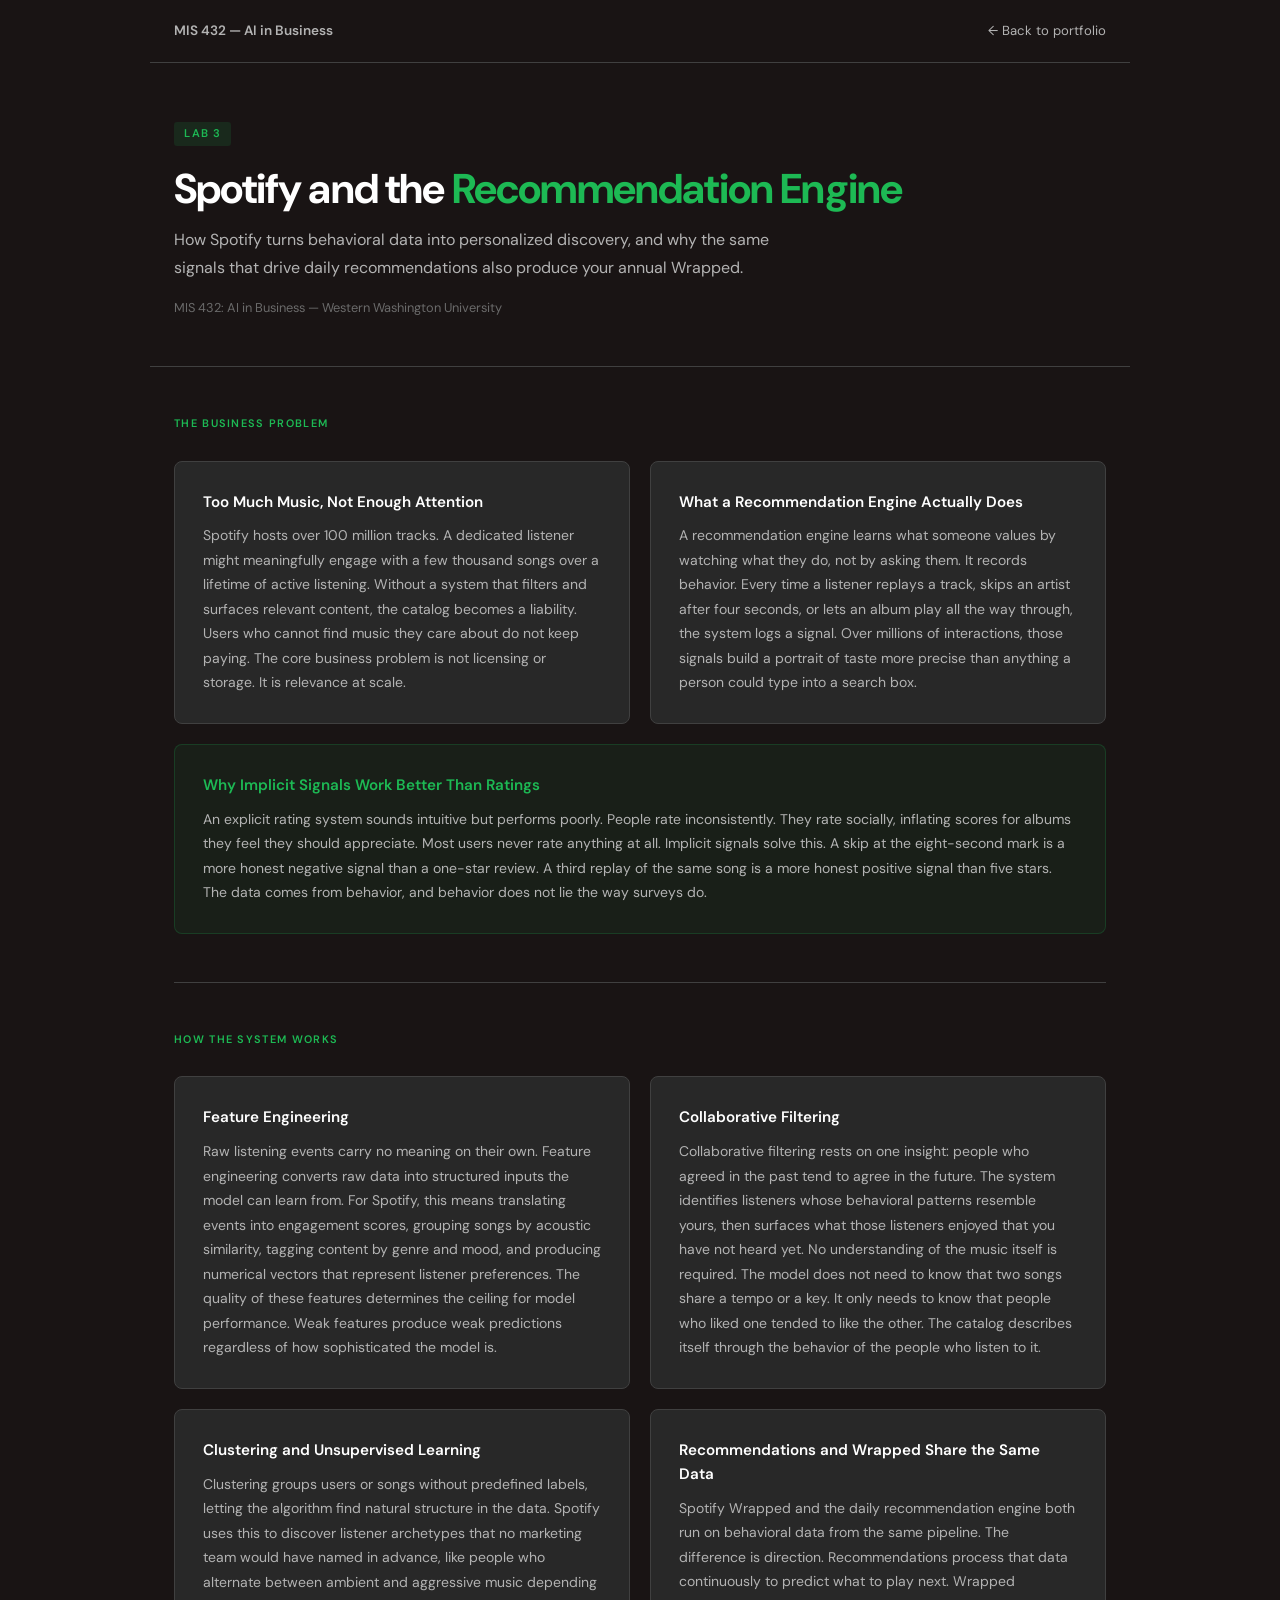
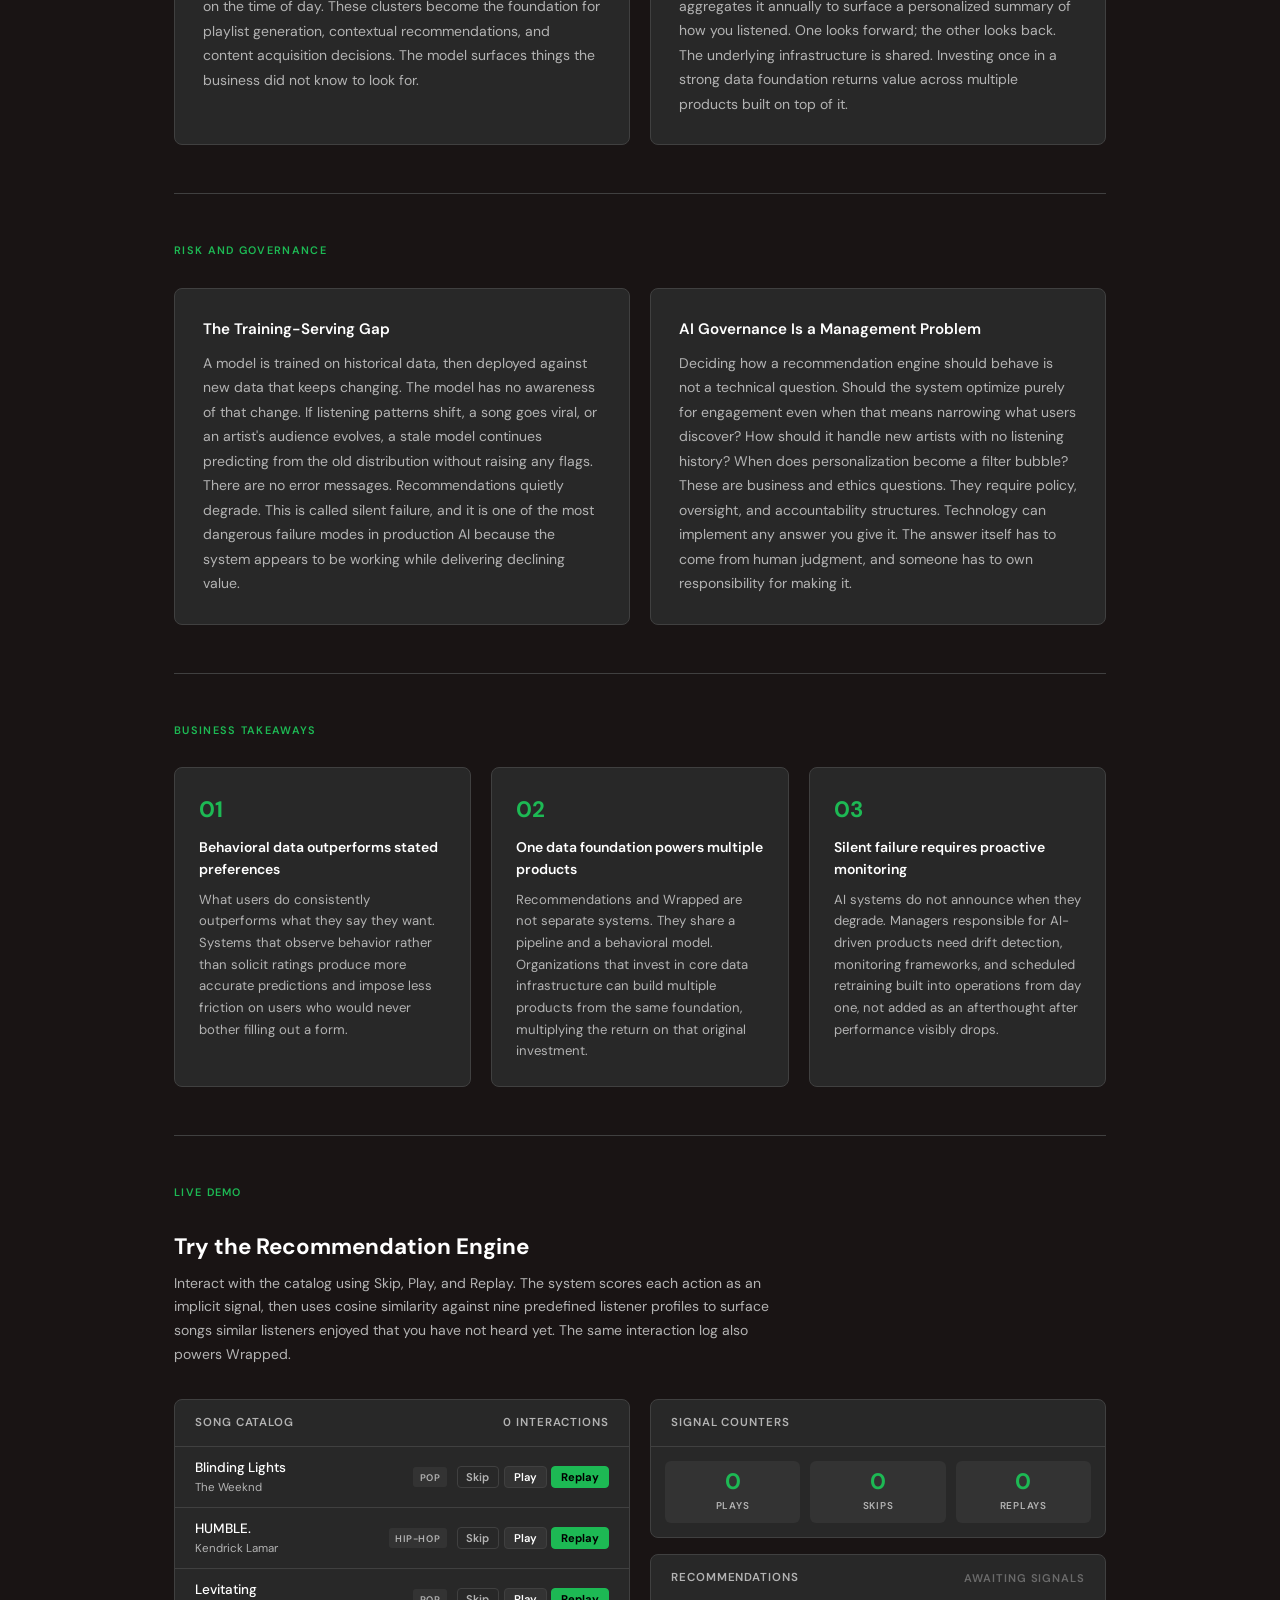
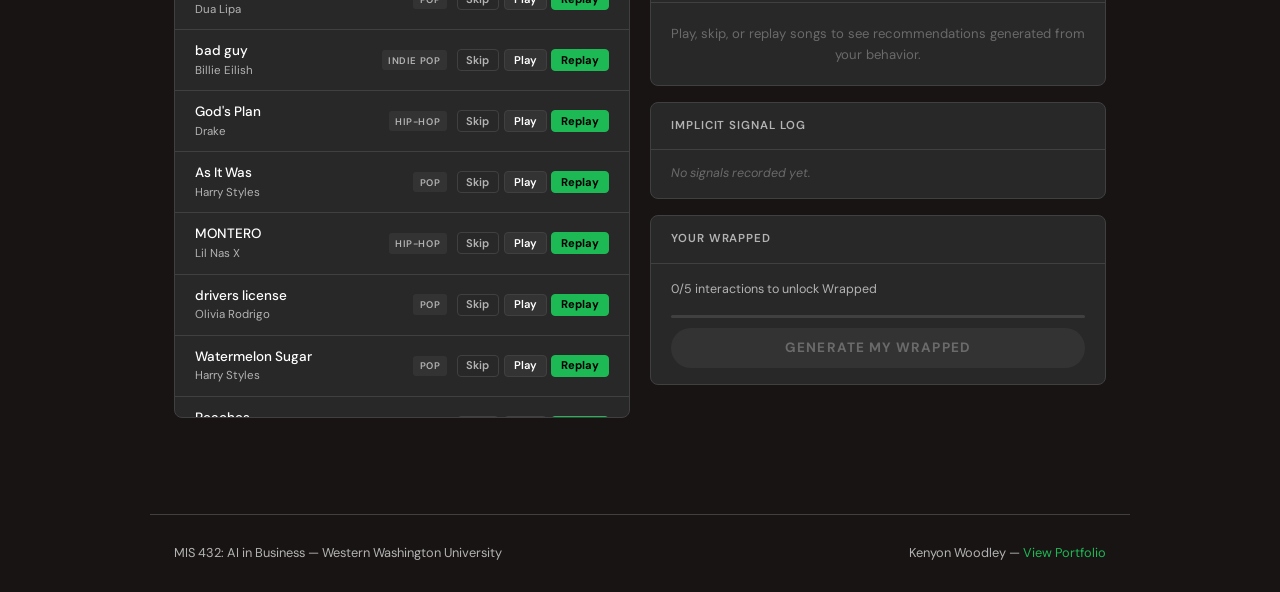
<file: lab3/index.html>
<!DOCTYPE html>
<html lang="en">
<head>
  <meta charset="UTF-8" />
  <meta name="viewport" content="width=device-width, initial-scale=1.0" />
  <title>Lab 3: Spotify Recommendation Systems &amp; Wrapped &mdash; MIS 432</title>
  <link href="https://fonts.googleapis.com/css2?family=DM+Sans:opsz,wght@9..40,300;9..40,400;9..40,500;9..40,600;9..40,700&family=DM+Mono:wght@400;500&display=swap" rel="stylesheet" />
  <style>
    *, *::before, *::after { box-sizing: border-box; margin: 0; padding: 0; }

    :root {
      --bg:       #191414;
      --surface:  #282828;
      --surface2: #333333;
      --border:   #404040;
      --green:    #1DB954;
      --green-dk: #17903f;
      --text:     #FFFFFF;
      --muted:    #B3B3B3;
      --subdued:  #6a6a6a;
      --radius:   8px;
      --font:     'DM Sans', sans-serif;
      --mono:     'DM Mono', monospace;
    }

    body {
      background: var(--bg);
      color: var(--text);
      font-family: var(--font);
      line-height: 1.6;
      min-height: 100vh;
    }

    a { color: var(--green); text-decoration: none; }
    a:hover { text-decoration: underline; }

    /* NAV */
    .site-nav {
      max-width: 980px;
      margin: 0 auto;
      padding: 1.25rem 1.5rem;
      display: flex;
      align-items: center;
      justify-content: space-between;
      border-bottom: 1px solid var(--border);
    }
    .nav-brand { font-size: 0.85rem; font-weight: 600; color: var(--muted); }
    .nav-back {
      font-size: 0.82rem;
      color: var(--muted);
      display: flex;
      align-items: center;
      gap: 0.3rem;
      transition: color 0.15s;
    }
    .nav-back:hover { color: var(--green); text-decoration: none; }

    /* HERO */
    .hero {
      max-width: 980px;
      margin: 0 auto;
      padding: 3.5rem 1.5rem 3rem;
      border-bottom: 1px solid var(--border);
    }
    .tag {
      display: inline-block;
      font-size: 0.7rem;
      font-weight: 600;
      letter-spacing: 0.1em;
      text-transform: uppercase;
      color: var(--green);
      background: rgba(29,185,84,0.12);
      padding: 0.2rem 0.65rem;
      border-radius: 3px;
      margin-bottom: 1.25rem;
    }
    .hero h1 {
      font-size: clamp(1.8rem, 4vw, 2.6rem);
      font-weight: 700;
      line-height: 1.15;
      letter-spacing: -0.02em;
      margin-bottom: 0.75rem;
    }
    .hero h1 span { color: var(--green); }
    .hero .subtitle {
      color: var(--muted);
      font-size: 1rem;
      max-width: 640px;
      line-height: 1.75;
    }
    .course-note { margin-top: 1rem; font-size: 0.8rem; color: var(--subdued); }

    /* CONTAINER */
    .container { max-width: 980px; margin: 0 auto; padding: 0 1.5rem; }

    /* SECTION */
    .section { padding: 3rem 0; border-bottom: 1px solid var(--border); }
    .section:last-child { border-bottom: none; }
    .section-label {
      font-size: 0.68rem;
      font-weight: 600;
      letter-spacing: 0.12em;
      text-transform: uppercase;
      color: var(--green);
      margin-bottom: 1.75rem;
    }

    /* STORY GRID */
    .story-grid {
      display: grid;
      grid-template-columns: 1fr 1fr;
      gap: 1.25rem;
    }
    .story-block {
      background: var(--surface);
      border: 1px solid var(--border);
      border-radius: var(--radius);
      padding: 1.75rem;
    }
    .story-block h3 { font-size: 0.95rem; font-weight: 600; margin-bottom: 0.6rem; }
    .story-block p  { font-size: 0.875rem; color: var(--muted); line-height: 1.75; }

    /* HIGHLIGHT BLOCK */
    .highlight-block {
      background: rgba(29,185,84,0.07);
      border: 1px solid rgba(29,185,84,0.2);
      border-radius: var(--radius);
      padding: 1.75rem;
      margin-top: 1.25rem;
    }
    .highlight-block h3 { font-size: 0.95rem; font-weight: 600; color: var(--green); margin-bottom: 0.6rem; }
    .highlight-block p  { font-size: 0.875rem; color: var(--muted); line-height: 1.75; }

    /* TAKEAWAYS */
    .takeaway-list {
      display: grid;
      grid-template-columns: 1fr 1fr 1fr;
      gap: 1.25rem;
    }
    .takeaway {
      background: var(--surface);
      border: 1px solid var(--border);
      border-radius: var(--radius);
      padding: 1.5rem;
    }
    .takeaway-num { font-size: 1.4rem; font-weight: 700; color: var(--green); margin-bottom: 0.5rem; }
    .takeaway h4  { font-size: 0.875rem; font-weight: 600; margin-bottom: 0.5rem; }
    .takeaway p   { font-size: 0.82rem; color: var(--muted); line-height: 1.65; }

    /* DEMO */
    .demo-header { margin-bottom: 2rem; }
    .demo-header h2 { font-size: 1.4rem; font-weight: 700; margin-bottom: 0.4rem; }
    .demo-header p  { font-size: 0.875rem; color: var(--muted); max-width: 620px; line-height: 1.7; }

    .demo-layout {
      display: grid;
      grid-template-columns: 1fr 1fr;
      gap: 1.25rem;
      align-items: start;
    }

    /* CATALOG */
    .catalog-panel {
      background: var(--surface);
      border: 1px solid var(--border);
      border-radius: var(--radius);
      overflow: hidden;
    }
    .panel-header {
      padding: 0.875rem 1.25rem;
      border-bottom: 1px solid var(--border);
      font-size: 0.72rem;
      font-weight: 600;
      letter-spacing: 0.08em;
      text-transform: uppercase;
      color: var(--muted);
      display: flex;
      justify-content: space-between;
      align-items: center;
    }
    .song-list { max-height: 570px; overflow-y: auto; }
    .song-list::-webkit-scrollbar { width: 4px; }
    .song-list::-webkit-scrollbar-track { background: transparent; }
    .song-list::-webkit-scrollbar-thumb { background: var(--border); border-radius: 2px; }

    .song-item {
      display: flex;
      align-items: center;
      padding: 0.625rem 1.25rem;
      border-bottom: 1px solid var(--border);
      gap: 0.625rem;
      transition: background 0.1s;
    }
    .song-item:last-child  { border-bottom: none; }
    .song-item:hover       { background: var(--surface2); }
    .song-item.interacted .song-title { color: var(--muted); }

    .song-info { flex: 1; min-width: 0; }
    .song-title {
      font-size: 0.845rem;
      font-weight: 500;
      white-space: nowrap;
      overflow: hidden;
      text-overflow: ellipsis;
    }
    .song-meta {
      font-size: 0.72rem;
      color: var(--muted);
      white-space: nowrap;
      overflow: hidden;
      text-overflow: ellipsis;
    }
    .genre-badge {
      font-size: 0.6rem;
      font-weight: 600;
      letter-spacing: 0.06em;
      text-transform: uppercase;
      padding: 0.15rem 0.4rem;
      border-radius: 3px;
      background: var(--surface2);
      color: var(--muted);
      white-space: nowrap;
      flex-shrink: 0;
    }
    .song-actions { display: flex; gap: 0.3rem; flex-shrink: 0; }

    .btn {
      font-family: var(--font);
      font-size: 0.7rem;
      font-weight: 600;
      padding: 0.275rem 0.55rem;
      border-radius: 4px;
      border: 1px solid transparent;
      cursor: pointer;
      transition: all 0.12s;
      white-space: nowrap;
      line-height: 1;
    }
    .btn-skip   { background: transparent; border-color: var(--border); color: var(--muted); }
    .btn-skip:hover { border-color: #888; color: var(--text); }
    .btn-play   { background: var(--surface2); border-color: var(--border); color: var(--text); }
    .btn-play:hover { border-color: var(--green); color: var(--green); }
    .btn-replay { background: var(--green); border-color: var(--green); color: #000; font-weight: 700; }
    .btn-replay:hover { background: var(--green-dk); border-color: var(--green-dk); }

    /* RIGHT COLUMN */
    .right-col { display: flex; flex-direction: column; gap: 1rem; }
    .panel { background: var(--surface); border: 1px solid var(--border); border-radius: var(--radius); overflow: hidden; }

    /* COUNTERS */
    .counters-row { display: grid; grid-template-columns: 1fr 1fr 1fr; padding: 0.875rem; gap: 0.625rem; }
    .counter-item { text-align: center; padding: 0.625rem; background: var(--surface2); border-radius: 6px; }
    .counter-value { font-size: 1.4rem; font-weight: 700; line-height: 1; color: var(--green); font-variant-numeric: tabular-nums; }
    .counter-label { font-size: 0.62rem; font-weight: 600; text-transform: uppercase; letter-spacing: 0.08em; color: var(--muted); margin-top: 0.25rem; }

    /* RECOMMENDATIONS */
    .rec-item {
      display: flex;
      align-items: center;
      padding: 0.625rem 1.25rem;
      gap: 0.625rem;
      border-bottom: 1px solid var(--border);
    }
    .rec-item:last-child { border-bottom: none; }
    .rec-rank  { font-size: 0.72rem; font-weight: 700; color: var(--green); width: 1.1rem; text-align: center; flex-shrink: 0; }
    .rec-info  { flex: 1; min-width: 0; }
    .rec-title { font-size: 0.845rem; font-weight: 500; white-space: nowrap; overflow: hidden; text-overflow: ellipsis; }
    .rec-meta  { font-size: 0.72rem; color: var(--muted); }
    .rec-score { font-size: 0.68rem; font-family: var(--mono); color: var(--green); flex-shrink: 0; }
    .rec-placeholder { padding: 1.25rem; text-align: center; color: var(--subdued); font-size: 0.82rem; line-height: 1.6; }

    /* LOG */
    .log-body {
      padding: 0.75rem 1.25rem;
      max-height: 140px;
      overflow-y: auto;
      font-family: var(--mono);
      font-size: 0.7rem;
      color: var(--muted);
      line-height: 1.7;
    }
    .log-body::-webkit-scrollbar { width: 4px; }
    .log-body::-webkit-scrollbar-track { background: transparent; }
    .log-body::-webkit-scrollbar-thumb { background: var(--border); border-radius: 2px; }
    .log-empty { padding: 0.875rem 1.25rem; font-size: 0.78rem; color: var(--subdued); font-style: italic; }
    .log-ts     { color: var(--subdued); }
    .log-play   { color: #1ed760; }
    .log-skip   { color: #e05a5a; }
    .log-replay { color: var(--green); }

    /* WRAPPED */
    .wrapped-trigger { padding: 1rem 1.25rem; display: flex; flex-direction: column; gap: 0.625rem; }
    .wrapped-progress-text { font-size: 0.78rem; color: var(--muted); }
    .progress-bar  { height: 3px; background: var(--border); border-radius: 2px; overflow: hidden; margin-top: 0.35rem; }
    .progress-fill { height: 100%; background: var(--green); border-radius: 2px; transition: width 0.3s; }
    .btn-wrapped {
      font-family: var(--font);
      font-size: 0.845rem;
      font-weight: 700;
      padding: 0.7rem 1.5rem;
      background: var(--green);
      color: #000;
      border: none;
      border-radius: 20px;
      cursor: pointer;
      transition: all 0.15s;
      text-transform: uppercase;
      letter-spacing: 0.08em;
      width: 100%;
    }
    .btn-wrapped:hover:not(:disabled) { background: var(--green-dk); transform: scale(1.015); }
    .btn-wrapped:disabled { background: var(--surface2); color: var(--subdued); cursor: default; transform: none; }

    .wrapped-result {
      display: none;
      padding: 1.5rem;
      background: linear-gradient(145deg, #1a0a2e 0%, #0b1f0f 100%);
      border-top: 1px solid var(--border);
    }
    .wrapped-result.visible { display: block; }
    .wrapped-heading { font-size: 1.05rem; font-weight: 700; color: var(--green); margin-bottom: 1.25rem; letter-spacing: -0.01em; }
    .wrapped-stat { margin-bottom: 0.875rem; }
    .wrapped-stat-label {
      font-size: 0.62rem;
      font-weight: 600;
      letter-spacing: 0.1em;
      text-transform: uppercase;
      color: var(--subdued);
      margin-bottom: 0.25rem;
    }
    .wrapped-stat-value { font-size: 0.95rem; font-weight: 600; color: var(--text); }
    .wrapped-stat-value.accent { color: var(--green); }
    .wrapped-song-row { font-size: 0.85rem; line-height: 1.7; }
    .wrapped-song-row span { color: var(--subdued); font-size: 0.78rem; }
    .wrapped-tagline {
      margin-top: 1.125rem;
      font-size: 0.85rem;
      font-style: italic;
      color: var(--muted);
      border-top: 1px solid rgba(255,255,255,0.07);
      padding-top: 0.875rem;
      line-height: 1.65;
    }
    .wrapped-footnote { margin-top: 0.625rem; font-size: 0.72rem; color: var(--subdued); line-height: 1.55; }

    /* FOOTER */
    .site-footer {
      max-width: 980px;
      margin: 3rem auto 0;
      padding: 1.75rem 1.5rem;
      border-top: 1px solid var(--border);
      font-size: 0.8rem;
      color: var(--muted);
      display: flex;
      justify-content: space-between;
      flex-wrap: wrap;
      gap: 0.5rem;
    }

    /* RESPONSIVE */
    @media (max-width: 720px) {
      .story-grid     { grid-template-columns: 1fr; }
      .demo-layout    { grid-template-columns: 1fr; }
      .takeaway-list  { grid-template-columns: 1fr; }
      .site-footer    { flex-direction: column; }
      .site-nav       { flex-direction: column; align-items: flex-start; gap: 0.25rem; }
    }
  </style>
</head>
<body>

<nav class="site-nav">
  <span class="nav-brand">MIS 432 &mdash; AI in Business</span>
  <a href="../" class="nav-back">&#8592; Back to portfolio</a>
</nav>

<header class="hero">
  <div class="tag">Lab 3</div>
  <h1>Spotify and the <span>Recommendation Engine</span></h1>
  <p class="subtitle">
    How Spotify turns behavioral data into personalized discovery, and why the same signals that drive daily recommendations also produce your annual Wrapped.
  </p>
  <p class="course-note">MIS 432: AI in Business &mdash; Western Washington University</p>
</header>

<div class="container">

  <!-- THE BUSINESS PROBLEM -->
  <div class="section">
    <div class="section-label">The Business Problem</div>

    <div class="story-grid">
      <div class="story-block">
        <h3>Too Much Music, Not Enough Attention</h3>
        <p>
          Spotify hosts over 100 million tracks. A dedicated listener might meaningfully engage with a few thousand songs over a lifetime of active listening. Without a system that filters and surfaces relevant content, the catalog becomes a liability. Users who cannot find music they care about do not keep paying. The core business problem is not licensing or storage. It is relevance at scale.
        </p>
      </div>

      <div class="story-block">
        <h3>What a Recommendation Engine Actually Does</h3>
        <p>
          A recommendation engine learns what someone values by watching what they do, not by asking them. It records behavior. Every time a listener replays a track, skips an artist after four seconds, or lets an album play all the way through, the system logs a signal. Over millions of interactions, those signals build a portrait of taste more precise than anything a person could type into a search box.
        </p>
      </div>
    </div>

    <div class="highlight-block">
      <h3>Why Implicit Signals Work Better Than Ratings</h3>
      <p>
        An explicit rating system sounds intuitive but performs poorly. People rate inconsistently. They rate socially, inflating scores for albums they feel they should appreciate. Most users never rate anything at all. Implicit signals solve this. A skip at the eight-second mark is a more honest negative signal than a one-star review. A third replay of the same song is a more honest positive signal than five stars. The data comes from behavior, and behavior does not lie the way surveys do.
      </p>
    </div>
  </div>

  <!-- HOW THE SYSTEM WORKS -->
  <div class="section">
    <div class="section-label">How the System Works</div>

    <div class="story-grid">
      <div class="story-block">
        <h3>Feature Engineering</h3>
        <p>
          Raw listening events carry no meaning on their own. Feature engineering converts raw data into structured inputs the model can learn from. For Spotify, this means translating events into engagement scores, grouping songs by acoustic similarity, tagging content by genre and mood, and producing numerical vectors that represent listener preferences. The quality of these features determines the ceiling for model performance. Weak features produce weak predictions regardless of how sophisticated the model is.
        </p>
      </div>

      <div class="story-block">
        <h3>Collaborative Filtering</h3>
        <p>
          Collaborative filtering rests on one insight: people who agreed in the past tend to agree in the future. The system identifies listeners whose behavioral patterns resemble yours, then surfaces what those listeners enjoyed that you have not heard yet. No understanding of the music itself is required. The model does not need to know that two songs share a tempo or a key. It only needs to know that people who liked one tended to like the other. The catalog describes itself through the behavior of the people who listen to it.
        </p>
      </div>

      <div class="story-block">
        <h3>Clustering and Unsupervised Learning</h3>
        <p>
          Clustering groups users or songs without predefined labels, letting the algorithm find natural structure in the data. Spotify uses this to discover listener archetypes that no marketing team would have named in advance, like people who alternate between ambient and aggressive music depending on the time of day. These clusters become the foundation for playlist generation, contextual recommendations, and content acquisition decisions. The model surfaces things the business did not know to look for.
        </p>
      </div>

      <div class="story-block">
        <h3>Recommendations and Wrapped Share the Same Data</h3>
        <p>
          Spotify Wrapped and the daily recommendation engine both run on behavioral data from the same pipeline. The difference is direction. Recommendations process that data continuously to predict what to play next. Wrapped aggregates it annually to surface a personalized summary of how you listened. One looks forward; the other looks back. The underlying infrastructure is shared. Investing once in a strong data foundation returns value across multiple products built on top of it.
        </p>
      </div>
    </div>
  </div>

  <!-- RISK AND GOVERNANCE -->
  <div class="section">
    <div class="section-label">Risk and Governance</div>

    <div class="story-grid">
      <div class="story-block">
        <h3>The Training-Serving Gap</h3>
        <p>
          A model is trained on historical data, then deployed against new data that keeps changing. The model has no awareness of that change. If listening patterns shift, a song goes viral, or an artist's audience evolves, a stale model continues predicting from the old distribution without raising any flags. There are no error messages. Recommendations quietly degrade. This is called silent failure, and it is one of the most dangerous failure modes in production AI because the system appears to be working while delivering declining value.
        </p>
      </div>

      <div class="story-block">
        <h3>AI Governance Is a Management Problem</h3>
        <p>
          Deciding how a recommendation engine should behave is not a technical question. Should the system optimize purely for engagement even when that means narrowing what users discover? How should it handle new artists with no listening history? When does personalization become a filter bubble? These are business and ethics questions. They require policy, oversight, and accountability structures. Technology can implement any answer you give it. The answer itself has to come from human judgment, and someone has to own responsibility for making it.
        </p>
      </div>
    </div>
  </div>

  <!-- TAKEAWAYS -->
  <div class="section">
    <div class="section-label">Business Takeaways</div>

    <div class="takeaway-list">
      <div class="takeaway">
        <div class="takeaway-num">01</div>
        <h4>Behavioral data outperforms stated preferences</h4>
        <p>What users do consistently outperforms what they say they want. Systems that observe behavior rather than solicit ratings produce more accurate predictions and impose less friction on users who would never bother filling out a form.</p>
      </div>

      <div class="takeaway">
        <div class="takeaway-num">02</div>
        <h4>One data foundation powers multiple products</h4>
        <p>Recommendations and Wrapped are not separate systems. They share a pipeline and a behavioral model. Organizations that invest in core data infrastructure can build multiple products from the same foundation, multiplying the return on that original investment.</p>
      </div>

      <div class="takeaway">
        <div class="takeaway-num">03</div>
        <h4>Silent failure requires proactive monitoring</h4>
        <p>AI systems do not announce when they degrade. Managers responsible for AI-driven products need drift detection, monitoring frameworks, and scheduled retraining built into operations from day one, not added as an afterthought after performance visibly drops.</p>
      </div>
    </div>
  </div>

  <!-- INTERACTIVE DEMO -->
  <div class="section">
    <div class="section-label">Live Demo</div>

    <div class="demo-header">
      <h2>Try the Recommendation Engine</h2>
      <p>
        Interact with the catalog using Skip, Play, and Replay. The system scores each action as an implicit signal, then uses cosine similarity against nine predefined listener profiles to surface songs similar listeners enjoyed that you have not heard yet. The same interaction log also powers Wrapped.
      </p>
    </div>

    <div class="demo-layout">

      <!-- Left: Catalog -->
      <div class="catalog-panel">
        <div class="panel-header">
          <span>Song Catalog</span>
          <span id="interaction-count">0 interactions</span>
        </div>
        <div class="song-list" id="song-list"></div>
      </div>

      <!-- Right: Output panels -->
      <div class="right-col">

        <div class="panel">
          <div class="panel-header"><span>Signal Counters</span></div>
          <div class="counters-row">
            <div class="counter-item">
              <div class="counter-value" id="cnt-play">0</div>
              <div class="counter-label">Plays</div>
            </div>
            <div class="counter-item">
              <div class="counter-value" id="cnt-skip">0</div>
              <div class="counter-label">Skips</div>
            </div>
            <div class="counter-item">
              <div class="counter-value" id="cnt-replay">0</div>
              <div class="counter-label">Replays</div>
            </div>
          </div>
        </div>

        <div class="panel">
          <div class="panel-header">
            <span>Recommendations</span>
            <span id="rec-status" style="font-size:0.7rem;color:var(--subdued)">Awaiting signals</span>
          </div>
          <div id="rec-list">
            <div class="rec-placeholder">Play, skip, or replay songs to see recommendations generated from your behavior.</div>
          </div>
        </div>

        <div class="panel">
          <div class="panel-header"><span>Implicit Signal Log</span></div>
          <div id="data-log" class="log-empty">No signals recorded yet.</div>
        </div>

        <div class="panel">
          <div class="panel-header"><span>Your Wrapped</span></div>
          <div class="wrapped-trigger">
            <div class="wrapped-progress-text" id="wrapped-progress-text">5 interactions needed to unlock Wrapped</div>
            <div class="progress-bar">
              <div class="progress-fill" id="progress-fill" style="width:0%"></div>
            </div>
            <button class="btn-wrapped" id="btn-wrapped" disabled onclick="generateWrapped()">
              Generate My Wrapped
            </button>
          </div>
          <div class="wrapped-result" id="wrapped-result"></div>
        </div>

      </div>
    </div>
  </div>

</div>

<footer class="site-footer">
  <span>MIS 432: AI in Business &mdash; Western Washington University</span>
  <span>Kenyon Woodley &mdash; <a href="../">View Portfolio</a></span>
</footer>

<script>
// ============================================================
//  DATA
// ============================================================

var SONGS = [
  { title: 'Blinding Lights',     artist: 'The Weeknd',                   genre: 'Pop'      },
  { title: 'HUMBLE.',             artist: 'Kendrick Lamar',               genre: 'Hip-Hop'  },
  { title: 'Levitating',          artist: 'Dua Lipa',                     genre: 'Pop'      },
  { title: 'bad guy',             artist: 'Billie Eilish',                genre: 'Indie Pop' },
  { title: "God's Plan",          artist: 'Drake',                        genre: 'Hip-Hop'  },
  { title: 'As It Was',           artist: 'Harry Styles',                 genre: 'Pop'      },
  { title: 'MONTERO',             artist: 'Lil Nas X',                    genre: 'Hip-Hop'  },
  { title: 'drivers license',     artist: 'Olivia Rodrigo',               genre: 'Pop'      },
  { title: 'Watermelon Sugar',    artist: 'Harry Styles',                 genre: 'Pop'      },
  { title: 'Peaches',             artist: 'Justin Bieber',                genre: 'R&B'      },
  { title: 'Industry Baby',       artist: 'Lil Nas X',                    genre: 'Hip-Hop'  },
  { title: 'good 4 u',            artist: 'Olivia Rodrigo',               genre: 'Pop Rock' },
  { title: 'Leave The Door Open', artist: 'Bruno Mars',                   genre: 'R&B'      },
  { title: 'STAY',                artist: 'The Kid LAROI & Justin Bieber',genre: 'Pop'      },
  { title: 'Heat Waves',          artist: 'Glass Animals',                genre: 'Indie'    }
];

var SIGNAL_SCORES = { replay: 0.9, play: 0.5, skip: 0.1 };

var USERS = [
  { 'As It Was':0.9,'Blinding Lights':0.9,"God's Plan":0.1,'HUMBLE.':0.1,'Heat Waves':0.5,'Industry Baby':0.1,'Leave The Door Open':0.1,'Levitating':0.9,'MONTERO':0.5,'Peaches':0.1,'STAY':0.9,'Watermelon Sugar':0.9,'bad guy':0.1,'drivers license':0.9,'good 4 u':0.5 },
  { 'As It Was':0.5,'Blinding Lights':0.9,"God's Plan":0.1,'HUMBLE.':0.1,'Heat Waves':0.5,'Industry Baby':0.1,'Leave The Door Open':0.1,'Levitating':0.9,'MONTERO':0.1,'Peaches':0.9,'STAY':0.5,'Watermelon Sugar':0.9,'bad guy':0.5,'drivers license':0.9,'good 4 u':0.1 },
  { 'As It Was':0.1,'Blinding Lights':0.1,"God's Plan":0.9,'HUMBLE.':0.9,'Heat Waves':0.1,'Industry Baby':0.9,'Leave The Door Open':0.1,'Levitating':0.1,'MONTERO':0.5,'Peaches':0.5,'STAY':0.1,'Watermelon Sugar':0.5,'bad guy':0.9,'drivers license':0.1,'good 4 u':0.1 },
  { 'As It Was':0.5,'Blinding Lights':0.1,"God's Plan":0.9,'HUMBLE.':0.9,'Heat Waves':0.5,'Industry Baby':0.9,'Leave The Door Open':0.1,'Levitating':0.1,'MONTERO':0.9,'Peaches':0.1,'STAY':0.1,'Watermelon Sugar':0.9,'bad guy':0.5,'drivers license':0.1,'good 4 u':0.1 },
  { 'As It Was':0.9,'Blinding Lights':0.9,"God's Plan":0.9,'HUMBLE.':0.5,'Heat Waves':0.5,'Industry Baby':0.1,'Leave The Door Open':0.5,'Levitating':0.5,'MONTERO':0.1,'Peaches':0.9,'STAY':0.5,'Watermelon Sugar':0.5,'bad guy':0.5,'drivers license':0.1,'good 4 u':0.5 },
  { 'As It Was':0.9,'Blinding Lights':0.9,"God's Plan":0.1,'HUMBLE.':0.5,'Heat Waves':0.1,'Industry Baby':0.1,'Leave The Door Open':0.9,'Levitating':0.9,'MONTERO':0.1,'Peaches':0.9,'STAY':0.9,'Watermelon Sugar':0.5,'bad guy':0.1,'drivers license':0.9,'good 4 u':0.9 },
  { 'As It Was':0.5,'Blinding Lights':0.1,"God's Plan":0.1,'HUMBLE.':0.5,'Heat Waves':0.9,'Industry Baby':0.1,'Leave The Door Open':0.1,'Levitating':0.9,'MONTERO':0.9,'Peaches':0.5,'STAY':0.5,'Watermelon Sugar':0.9,'bad guy':0.9,'drivers license':0.5,'good 4 u':0.5 },
  { 'As It Was':0.5,'Blinding Lights':0.9,"God's Plan":0.9,'HUMBLE.':0.1,'Heat Waves':0.1,'Industry Baby':0.9,'Leave The Door Open':0.5,'Levitating':0.9,'MONTERO':0.1,'Peaches':0.9,'STAY':0.9,'Watermelon Sugar':0.9,'bad guy':0.5,'drivers license':0.9,'good 4 u':0.9 },
  { 'As It Was':0.5,'Blinding Lights':0.9,"God's Plan":0.9,'HUMBLE.':0.9,'Heat Waves':0.1,'Industry Baby':0.9,'Leave The Door Open':0.5,'Levitating':0.9,'MONTERO':0.9,'Peaches':0.5,'STAY':0.9,'Watermelon Sugar':0.9,'bad guy':0.1,'drivers license':0.9,'good 4 u':0.1 }
];

// ============================================================
//  STATE
// ============================================================

var userVec  = {};   // song title -> latest engagement score
var eventLog = [];   // all raw events
var cntPlay = 0, cntSkip = 0, cntReplay = 0;

// ============================================================
//  COSINE SIMILARITY
// ============================================================

function cosineSimilarity(vecA, vecB) {
  var dot = 0, normA = 0, normB = 0;
  for (var i = 0; i < SONGS.length; i++) {
    var t = SONGS[i].title;
    var a = vecA[t] || 0;
    var b = vecB[t] || 0;
    dot   += a * b;
    normA += a * a;
    normB += b * b;
  }
  if (normA === 0 || normB === 0) return 0;
  return dot / (Math.sqrt(normA) * Math.sqrt(normB));
}

// ============================================================
//  RECOMMENDATIONS
// ============================================================

function computeRecommendations() {
  var interacted = {};
  for (var key in userVec) { interacted[key] = true; }
  if (Object.keys(interacted).length === 0) return [];

  // Similarity to each predefined user
  var sims = [];
  for (var u = 0; u < USERS.length; u++) {
    sims.push({ u: u, sim: cosineSimilarity(userVec, USERS[u]) });
  }
  sims.sort(function(a, b) { return b.sim - a.sim; });

  // Weighted-sum candidates from top-5 similar users
  var candidates = {};
  for (var s = 0; s < Math.min(5, sims.length); s++) {
    var sim = sims[s].sim;
    if (sim <= 0) continue;
    var uvec = USERS[sims[s].u];
    for (var i = 0; i < SONGS.length; i++) {
      var title = SONGS[i].title;
      if (!interacted[title]) {
        candidates[title] = (candidates[title] || 0) + sim * (uvec[title] || 0);
      }
    }
  }

  var results = [];
  for (var title in candidates) {
    if (candidates[title] > 0) {
      results.push({ song: findSong(title), score: candidates[title] });
    }
  }
  results.sort(function(a, b) { return b.score - a.score; });
  return results.slice(0, 5);
}

function findSong(title) {
  for (var i = 0; i < SONGS.length; i++) {
    if (SONGS[i].title === title) return SONGS[i];
  }
  return null;
}

// ============================================================
//  INTERACT
// ============================================================

function interact(idx, action) {
  var song = SONGS[idx];
  if (!song) return;

  userVec[song.title] = SIGNAL_SCORES[action];

  var now  = new Date();
  var time = now.toLocaleTimeString('en-US', { hour: '2-digit', minute: '2-digit', second: '2-digit' });
  eventLog.push({ title: song.title, action: action, score: SIGNAL_SCORES[action], time: time });

  if (action === 'play')        cntPlay++;
  else if (action === 'skip')   cntSkip++;
  else if (action === 'replay') cntReplay++;

  var row = document.getElementById('srow-' + idx);
  if (row) row.classList.add('interacted');

  renderAll();
}

// ============================================================
//  GENERATE WRAPPED
// ============================================================

function generateWrapped() {
  if (eventLog.length < 5) return;

  var songTotals   = {};
  var artistCounts = {};
  var genreCounts  = {};

  for (var e = 0; e < eventLog.length; e++) {
    var evt  = eventLog[e];
    var song = findSong(evt.title);
    if (!song) continue;
    songTotals[evt.title]      = (songTotals[evt.title]      || 0) + evt.score;
    artistCounts[song.artist]  = (artistCounts[song.artist]  || 0) + 1;
    genreCounts[song.genre]    = (genreCounts[song.genre]    || 0) + 1;
  }

  // Top 3 songs
  var songArr = [];
  for (var t in songTotals) {
    songArr.push({ song: findSong(t), score: songTotals[t] });
  }
  songArr.sort(function(a, b) { return b.score - a.score; });
  var topSongs = songArr.slice(0, 3);

  // Top artist
  var topArtist = topKey(artistCounts);

  // Top genre
  var topGenre = topKey(genreCounts);

  var taglines = {
    'Pop':      'You stayed close to the center of the charts this year. When in doubt, you chose the song that worked.',
    'Hip-Hop':  'Your year was built on rhythm and conviction. You did not skip the verses.',
    'Indie':    'You kept looking for something a little off the beaten path. You usually found it.',
    'Indie Pop':'You live somewhere between the charts and the underground, and you like it there.',
    'R&B':      'You listened with patience. The songs you returned to had something to say.',
    'Pop Rock': 'You wanted energy and melody in the same track. Most of the time, you got both.'
  };
  var tagline = taglines[topGenre] || 'Your listening this year was entirely your own.';

  var topSongsHtml = '';
  for (var i = 0; i < topSongs.length; i++) {
    topSongsHtml +=
      '<div class="wrapped-song-row">' + (i + 1) + '. ' + esc(topSongs[i].song.title) +
      ' <span>by ' + esc(topSongs[i].song.artist) + '</span></div>';
  }

  var el = document.getElementById('wrapped-result');
  el.className = 'wrapped-result visible';
  el.innerHTML =
    '<div class="wrapped-heading">Your 2024 Wrapped</div>' +

    '<div class="wrapped-stat">' +
      '<div class="wrapped-stat-label">Top Songs This Session</div>' +
      '<div class="wrapped-stat-value">' + topSongsHtml + '</div>' +
    '</div>' +

    '<div class="wrapped-stat">' +
      '<div class="wrapped-stat-label">Top Artist</div>' +
      '<div class="wrapped-stat-value accent">' + esc(topArtist) + '</div>' +
    '</div>' +

    '<div class="wrapped-stat">' +
      '<div class="wrapped-stat-label">Top Genre</div>' +
      '<div class="wrapped-stat-value accent">' + esc(topGenre) + '</div>' +
    '</div>' +

    '<div class="wrapped-stat">' +
      '<div class="wrapped-stat-label">Total Interactions</div>' +
      '<div class="wrapped-stat-value">' + eventLog.length + '</div>' +
    '</div>' +

    '<div class="wrapped-tagline">' + esc(tagline) + '</div>' +
    '<div class="wrapped-footnote">This Wrapped was generated from the same implicit signal log that powered your recommendations above. Both features share the same underlying data pipeline.</div>';
}

function topKey(obj) {
  var best = null, bestVal = -1;
  for (var k in obj) {
    if (obj[k] > bestVal) { bestVal = obj[k]; best = k; }
  }
  return best;
}

// ============================================================
//  RENDER
// ============================================================

function renderSongList() {
  var list = document.getElementById('song-list');
  list.innerHTML = '';
  for (var i = 0; i < SONGS.length; i++) {
    (function(idx) {
      var song = SONGS[idx];
      var div  = document.createElement('div');
      div.className = 'song-item' + (userVec[song.title] !== undefined ? ' interacted' : '');
      div.id = 'srow-' + idx;
      div.innerHTML =
        '<div class="song-info">' +
          '<div class="song-title">' + esc(song.title) + '</div>' +
          '<div class="song-meta">'  + esc(song.artist) + '</div>' +
        '</div>' +
        '<span class="genre-badge">' + esc(song.genre) + '</span>' +
        '<div class="song-actions">' +
          '<button class="btn btn-skip"   onclick="interact(' + idx + ',\'skip\')"  >Skip</button>'   +
          '<button class="btn btn-play"   onclick="interact(' + idx + ',\'play\')"  >Play</button>'   +
          '<button class="btn btn-replay" onclick="interact(' + idx + ',\'replay\')">Replay</button>' +
        '</div>';
      list.appendChild(div);
    })(i);
  }
}

function renderRecommendations() {
  var recs   = computeRecommendations();
  var listEl = document.getElementById('rec-list');
  var status = document.getElementById('rec-status');

  if (recs.length === 0) {
    listEl.innerHTML = '<div class="rec-placeholder">Play, skip, or replay songs to see recommendations generated from your behavior.</div>';
    status.textContent = 'Awaiting signals';
    return;
  }

  status.textContent = recs.length + ' recommendation' + (recs.length !== 1 ? 's' : '');
  var html = '';
  for (var i = 0; i < recs.length; i++) {
    var r = recs[i];
    html +=
      '<div class="rec-item">' +
        '<span class="rec-rank">' + (i + 1) + '</span>' +
        '<div class="rec-info">' +
          '<div class="rec-title">' + esc(r.song.title)  + '</div>' +
          '<div class="rec-meta">'  + esc(r.song.artist) + ' &bull; ' + esc(r.song.genre) + '</div>' +
        '</div>' +
        '<span class="rec-score">' + r.score.toFixed(3) + '</span>' +
      '</div>';
  }
  listEl.innerHTML = html;
}

function renderLog() {
  var el = document.getElementById('data-log');
  if (eventLog.length === 0) {
    el.className   = 'log-empty';
    el.textContent = 'No signals recorded yet.';
    return;
  }
  el.className = 'log-body';
  var html = '';
  for (var i = eventLog.length - 1; i >= 0; i--) {
    var e   = eventLog[i];
    var cls = 'log-' + e.action;
    html += '<div><span class="log-ts">[' + e.time + ']</span> <span class="' + cls + '">' +
      e.action.toUpperCase() + '</span> &mdash; ' + esc(e.title) + ' &rarr; score ' + e.score + '</div>';
  }
  el.innerHTML = html;
}

function renderCounters() {
  document.getElementById('cnt-play').textContent   = cntPlay;
  document.getElementById('cnt-skip').textContent   = cntSkip;
  document.getElementById('cnt-replay').textContent = cntReplay;

  var total = eventLog.length;
  document.getElementById('interaction-count').textContent =
    total + ' interaction' + (total !== 1 ? 's' : '');

  var pct = Math.min((total / 5) * 100, 100);
  document.getElementById('progress-fill').style.width = pct + '%';

  var btn = document.getElementById('btn-wrapped');
  var txt = document.getElementById('wrapped-progress-text');
  if (total >= 5) {
    btn.disabled    = false;
    txt.textContent = 'Ready. Generate your Wrapped below.';
  } else {
    btn.disabled    = true;
    txt.textContent = total + '/5 interactions to unlock Wrapped';
  }
}

function renderAll() {
  renderRecommendations();
  renderLog();
  renderCounters();
}

// ============================================================
//  UTILITIES
// ============================================================

function esc(s) {
  return String(s)
    .replace(/&/g, '&amp;')
    .replace(/</g, '&lt;')
    .replace(/>/g, '&gt;')
    .replace(/"/g, '&quot;');
}

// ============================================================
//  INIT
// ============================================================

renderSongList();
renderCounters();
</script>
</body>
</html>
</file>
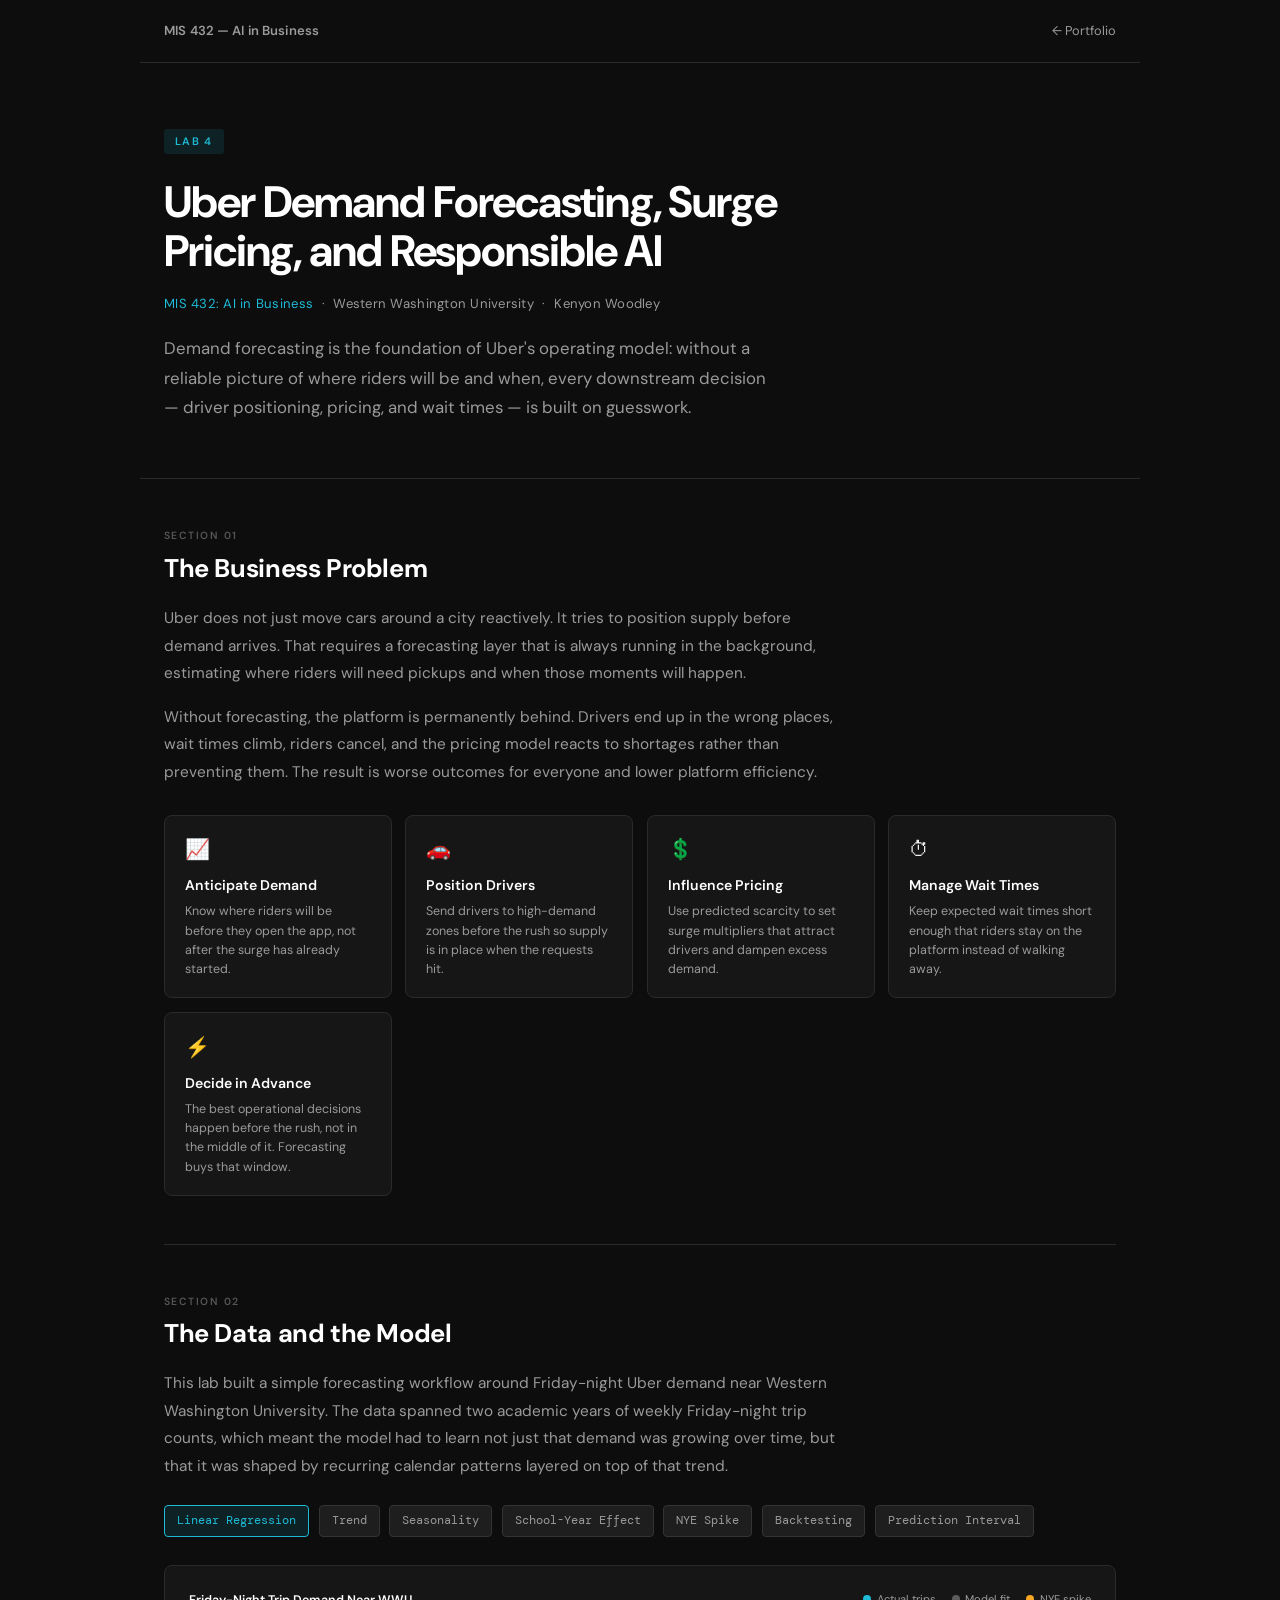
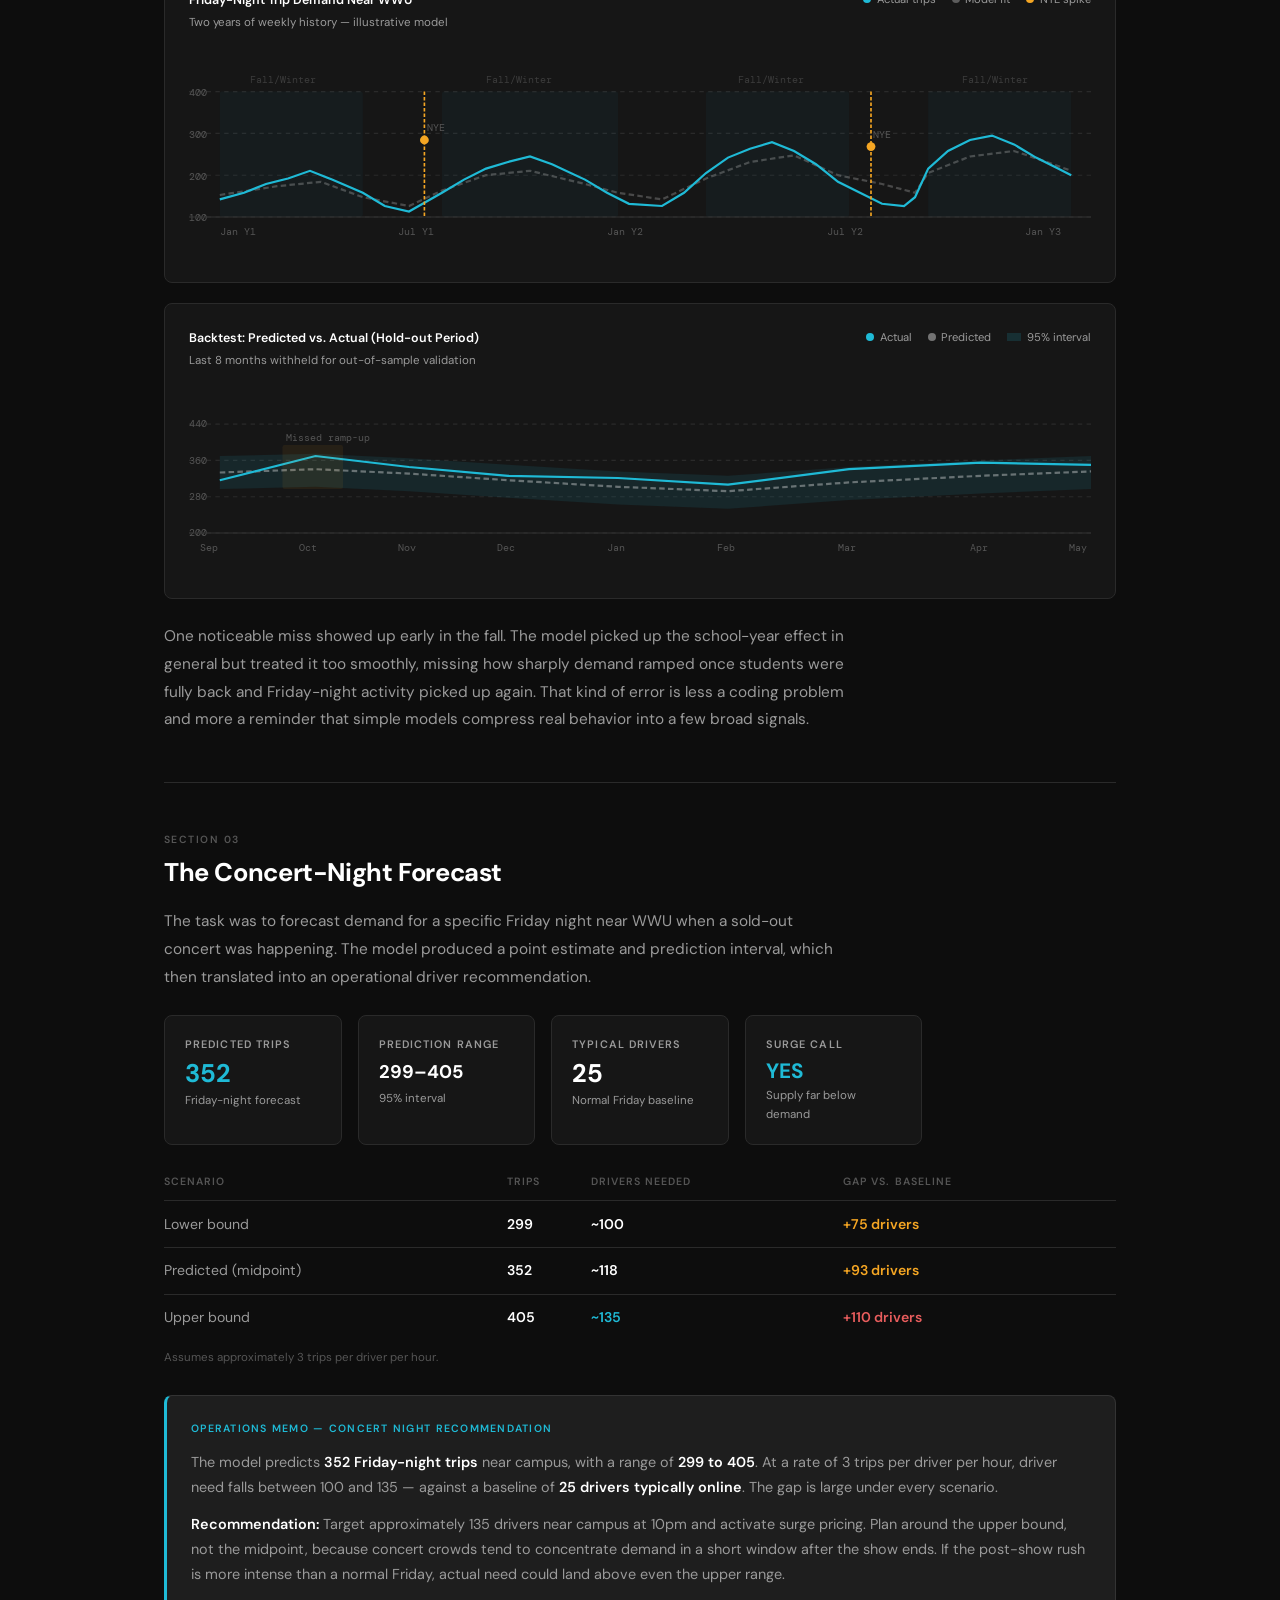
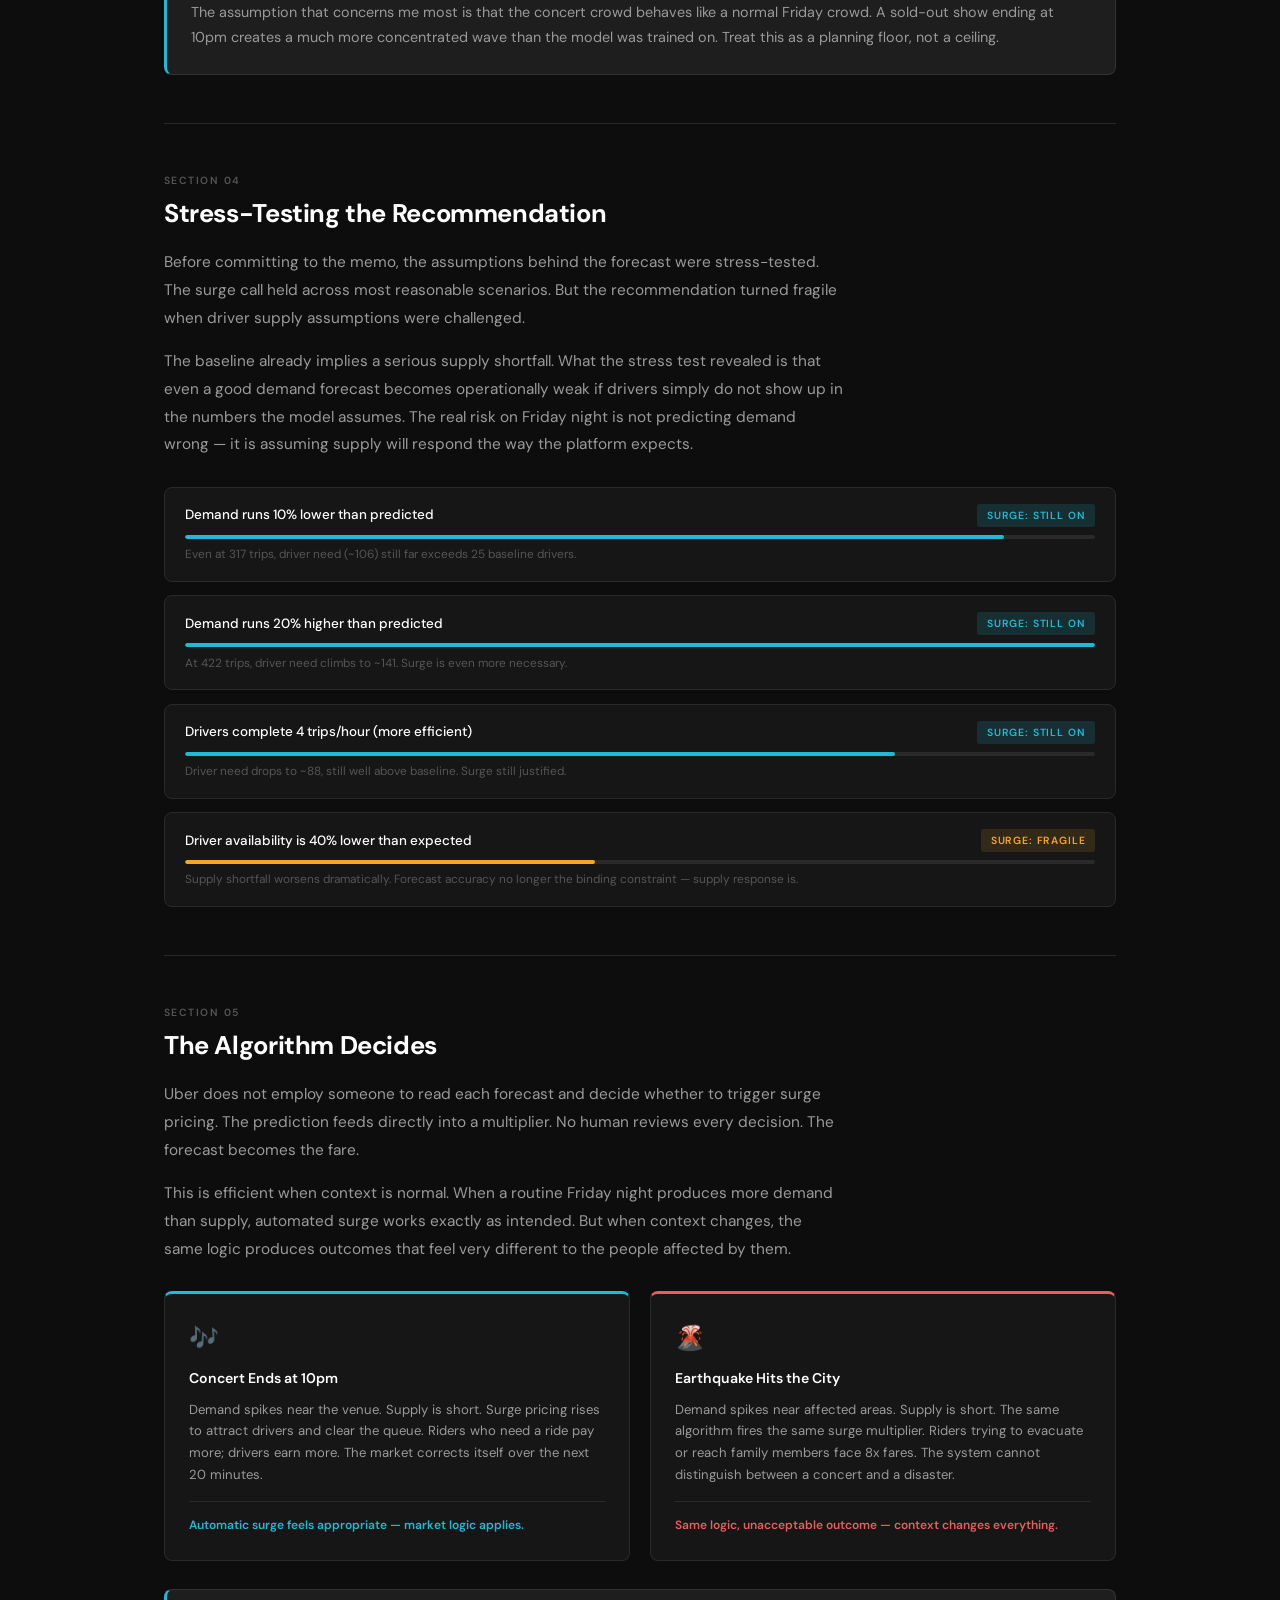
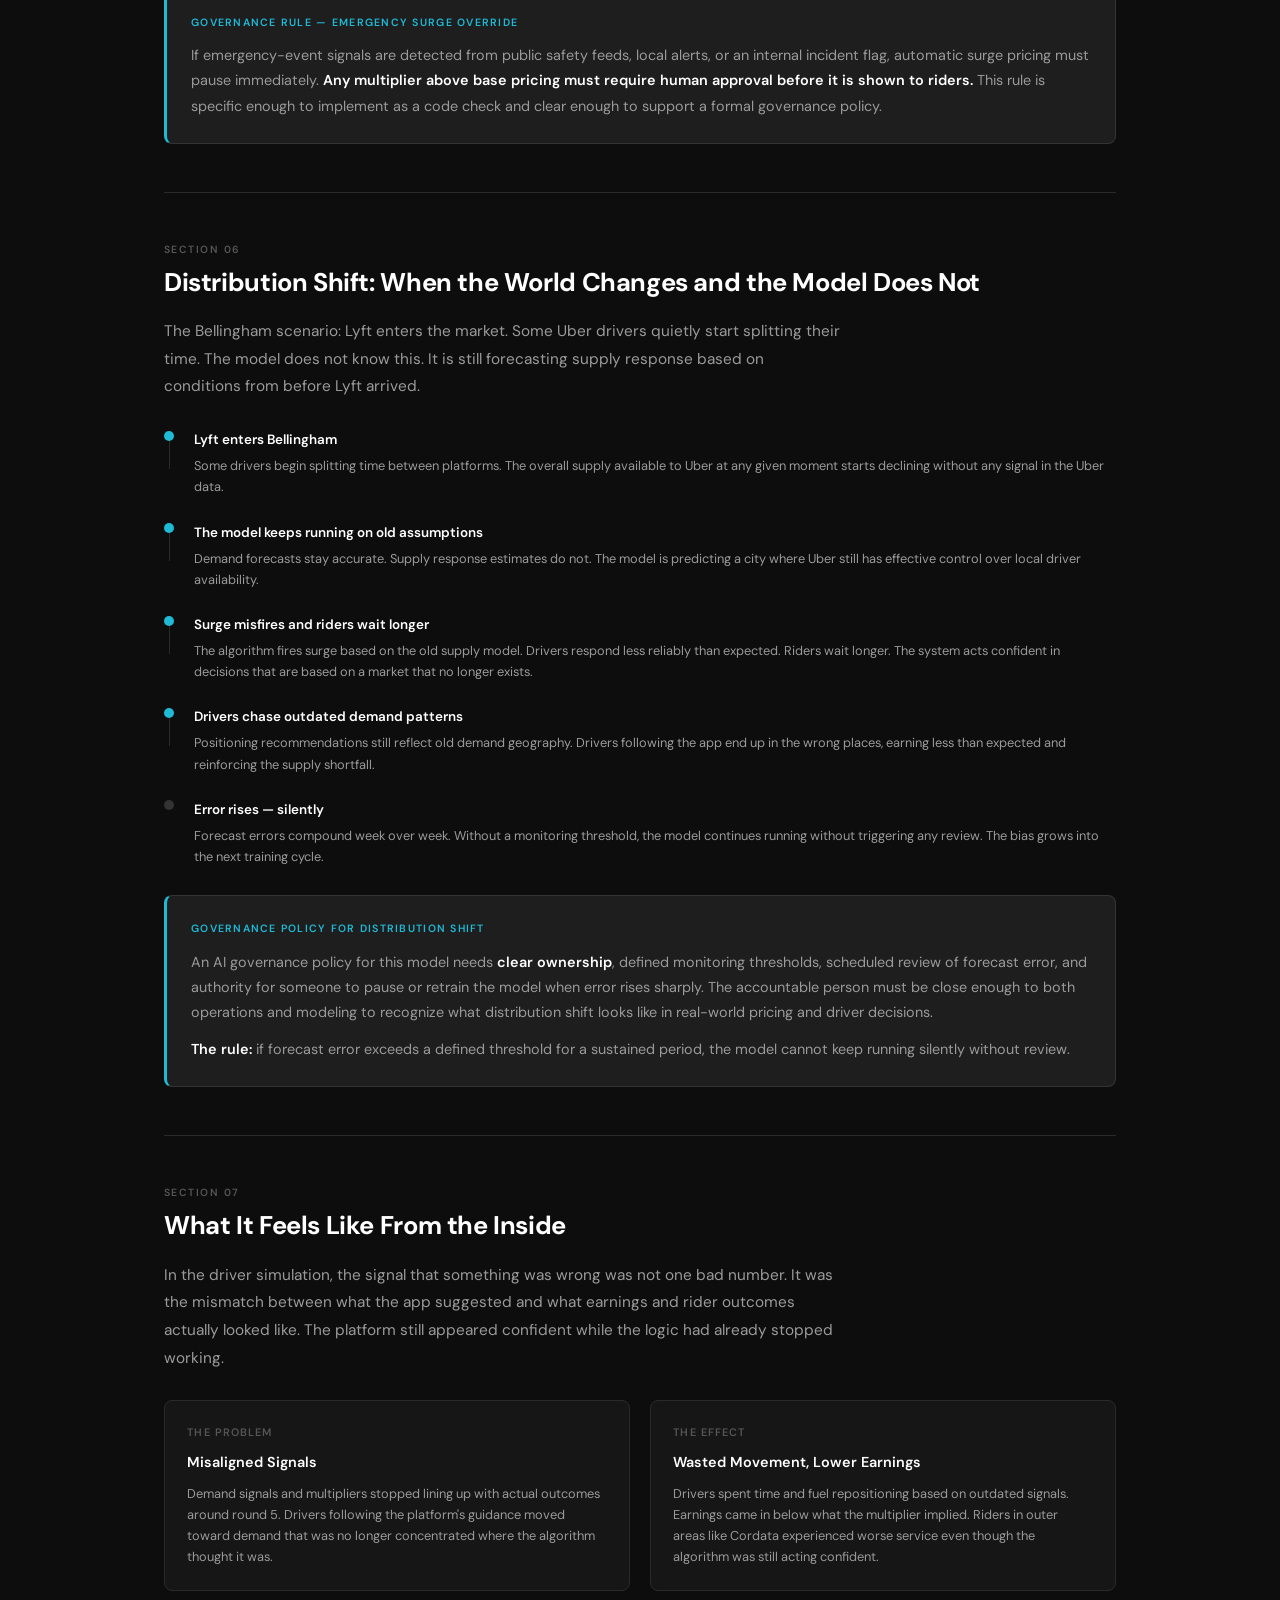
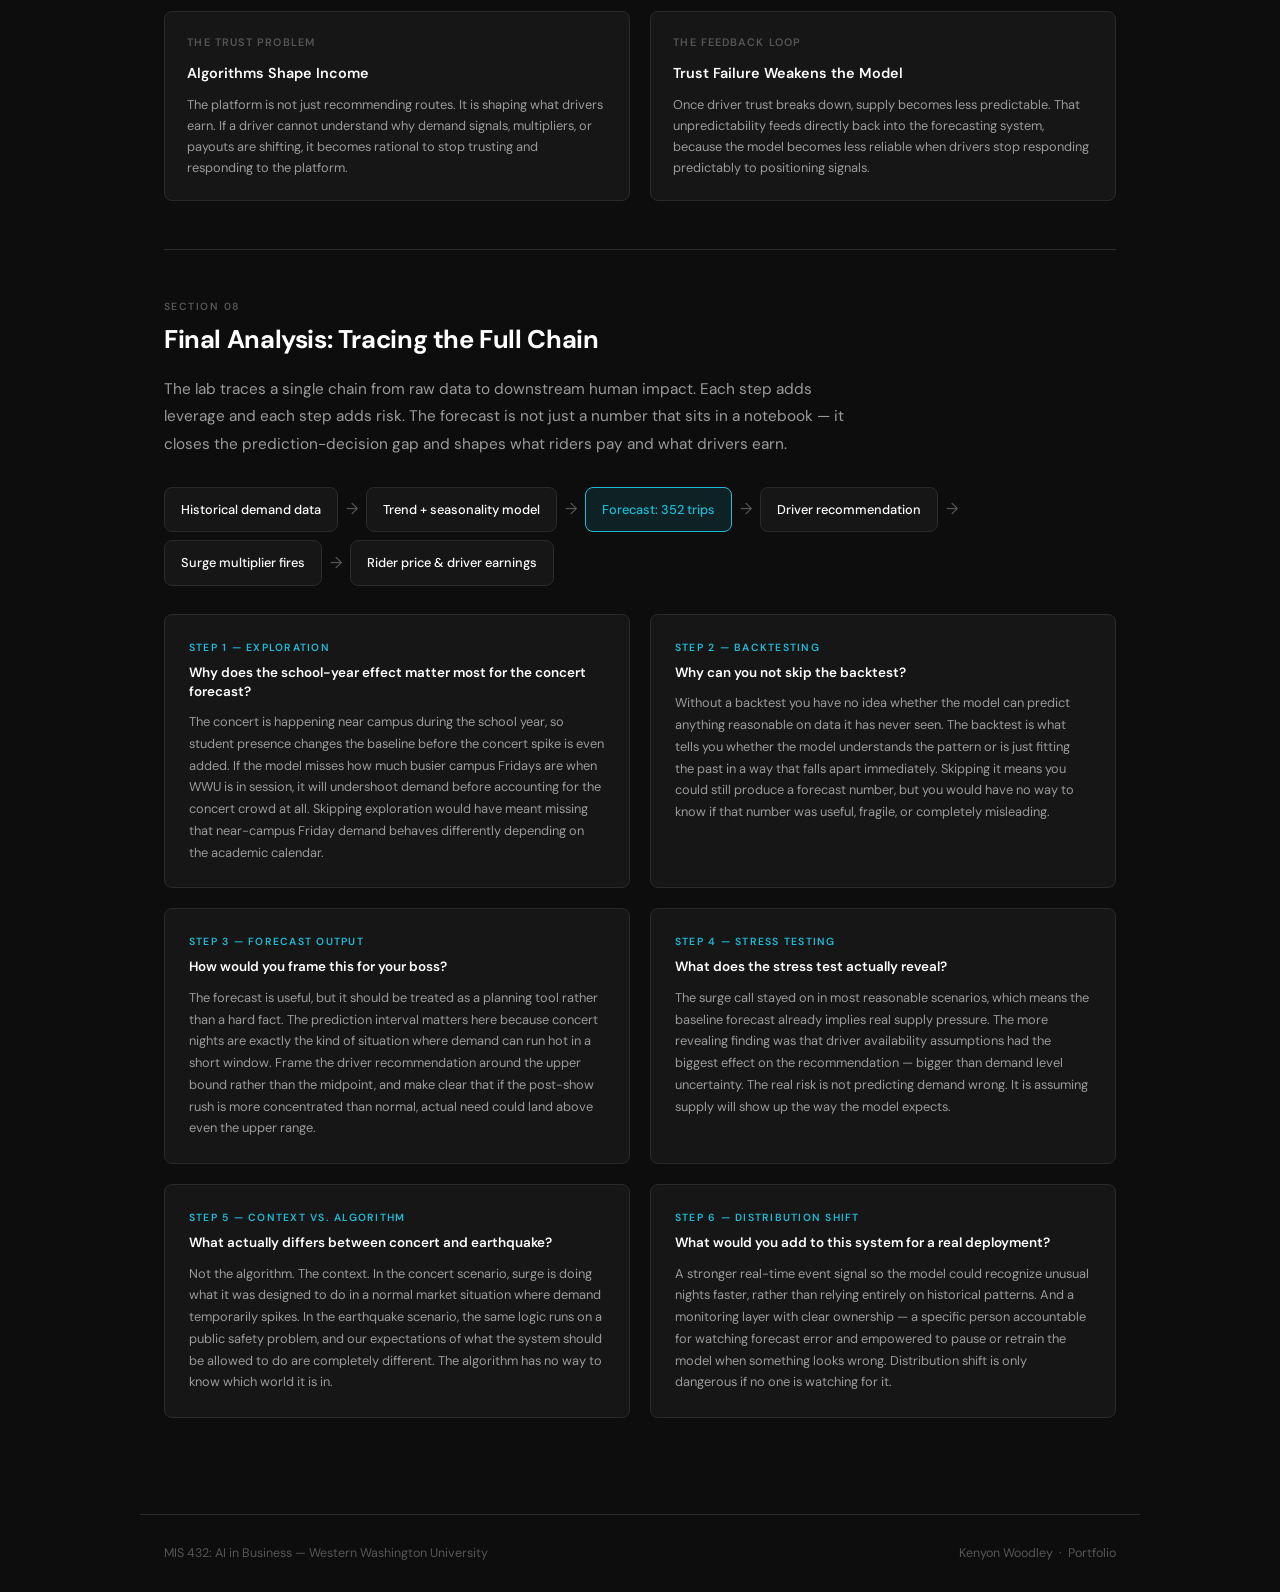
<file: lab4/index.html>
<!DOCTYPE html>
<html lang="en">
<head>
  <meta charset="UTF-8" />
  <meta name="viewport" content="width=device-width, initial-scale=1.0" />
  <title>Lab 4: Uber Demand Forecasting &amp; Responsible AI &mdash; MIS 432</title>
  <link href="https://fonts.googleapis.com/css2?family=DM+Sans:opsz,wght@9..40,300;9..40,400;9..40,500;9..40,600;9..40,700&family=DM+Mono:wght@400;500&display=swap" rel="stylesheet" />
  <style>
    *, *::before, *::after { box-sizing: border-box; margin: 0; padding: 0; }

    :root {
      --bg:       #0d0d0d;
      --surface:  #161616;
      --surface2: #1e1e1e;
      --border:   #2a2a2a;
      --border2:  #333333;
      --cyan:     #1fbad6;
      --cyan-dim: rgba(31,186,214,0.12);
      --cyan-dk:  rgba(31,186,214,0.08);
      --text:     #f0f0f0;
      --muted:    #9a9a9a;
      --subdued:  #555555;
      --radius:   8px;
      --font:     'DM Sans', sans-serif;
      --mono:     'DM Mono', monospace;
    }

    body {
      background: var(--bg);
      color: var(--text);
      font-family: var(--font);
      line-height: 1.65;
      min-height: 100vh;
    }

    a { color: var(--cyan); text-decoration: none; }
    a:hover { text-decoration: underline; }

    /* ── NAV ── */
    .site-nav {
      max-width: 1000px;
      margin: 0 auto;
      padding: 1.25rem 1.5rem;
      display: flex;
      align-items: center;
      justify-content: space-between;
      border-bottom: 1px solid var(--border);
    }
    .nav-brand { font-size: 0.82rem; font-weight: 600; color: var(--muted); letter-spacing: 0.01em; }
    .nav-back {
      font-size: 0.8rem;
      color: var(--muted);
      display: flex;
      align-items: center;
      gap: 0.3rem;
      transition: color 0.15s;
    }
    .nav-back:hover { color: var(--cyan); text-decoration: none; }

    /* ── HERO ── */
    .hero {
      max-width: 1000px;
      margin: 0 auto;
      padding: 4rem 1.5rem 3.5rem;
      border-bottom: 1px solid var(--border);
    }
    .tag {
      display: inline-block;
      font-size: 0.68rem;
      font-weight: 600;
      letter-spacing: 0.12em;
      text-transform: uppercase;
      color: var(--cyan);
      background: var(--cyan-dim);
      padding: 0.22rem 0.7rem;
      border-radius: 3px;
      margin-bottom: 1.5rem;
    }
    .hero h1 {
      font-size: clamp(1.9rem, 4vw, 2.75rem);
      font-weight: 700;
      line-height: 1.12;
      letter-spacing: -0.025em;
      color: #ffffff;
      margin-bottom: 1rem;
      max-width: 700px;
    }
    .hero-meta {
      font-size: 0.82rem;
      color: var(--muted);
      letter-spacing: 0.02em;
      margin-bottom: 1.25rem;
    }
    .hero-meta span { color: var(--cyan); }
    .hero-lead {
      font-size: 1.05rem;
      color: var(--muted);
      max-width: 620px;
      line-height: 1.75;
    }

    /* ── CONTAINER ── */
    .container {
      max-width: 1000px;
      margin: 0 auto;
      padding: 0 1.5rem;
    }

    /* ── SECTION ── */
    .section {
      padding: 3rem 0;
      border-bottom: 1px solid var(--border);
    }
    .section:last-child { border-bottom: none; }
    .section-label {
      font-size: 0.65rem;
      font-weight: 600;
      letter-spacing: 0.14em;
      text-transform: uppercase;
      color: var(--subdued);
      margin-bottom: 0.6rem;
    }
    .section-title {
      font-size: clamp(1.2rem, 2.5vw, 1.6rem);
      font-weight: 700;
      color: #ffffff;
      letter-spacing: -0.015em;
      margin-bottom: 1.25rem;
      line-height: 1.2;
    }
    .section-body {
      color: var(--muted);
      font-size: 0.96rem;
      line-height: 1.8;
      max-width: 680px;
    }
    .section-body p + p { margin-top: 1rem; }

    /* ── TWO-COL ── */
    .two-col {
      display: grid;
      grid-template-columns: 1fr 1fr;
      gap: 1.5rem;
      margin-top: 1.75rem;
    }

    /* ── CARDS ── */
    .panel {
      background: var(--surface);
      border: 1px solid var(--border);
      border-radius: var(--radius);
      padding: 1.5rem;
    }
    .panel-title {
      font-size: 0.72rem;
      font-weight: 600;
      letter-spacing: 0.1em;
      text-transform: uppercase;
      color: var(--cyan);
      margin-bottom: 0.9rem;
    }

    /* ── SIGNAL PILLS (business problem) ── */
    .signal-grid {
      display: grid;
      grid-template-columns: repeat(auto-fill, minmax(190px, 1fr));
      gap: 0.85rem;
      margin-top: 1.75rem;
    }
    .signal-pill {
      background: var(--surface);
      border: 1px solid var(--border);
      border-radius: var(--radius);
      padding: 1.1rem 1.25rem;
    }
    .signal-pill .icon {
      font-size: 1.25rem;
      margin-bottom: 0.5rem;
    }
    .signal-pill h3 {
      font-size: 0.88rem;
      font-weight: 600;
      color: #fff;
      margin-bottom: 0.3rem;
    }
    .signal-pill p {
      font-size: 0.78rem;
      color: var(--muted);
      line-height: 1.55;
    }

    /* ── MODEL TAGS ── */
    .model-tags {
      display: flex;
      flex-wrap: wrap;
      gap: 0.6rem;
      margin-top: 1.5rem;
    }
    .model-tag {
      background: var(--surface2);
      border: 1px solid var(--border2);
      border-radius: 4px;
      padding: 0.3rem 0.75rem;
      font-size: 0.78rem;
      color: var(--muted);
      font-family: var(--mono);
    }
    .model-tag.accent {
      border-color: var(--cyan);
      color: var(--cyan);
      background: var(--cyan-dim);
    }

    /* ── STYLIZED CHART AREA ── */
    .chart-area {
      background: var(--surface);
      border: 1px solid var(--border);
      border-radius: var(--radius);
      padding: 1.5rem;
      margin-top: 1.75rem;
    }
    .chart-header {
      display: flex;
      align-items: flex-start;
      justify-content: space-between;
      flex-wrap: wrap;
      gap: 0.75rem;
      margin-bottom: 1.25rem;
    }
    .chart-title {
      font-size: 0.78rem;
      font-weight: 600;
      color: #fff;
    }
    .chart-subtitle {
      font-size: 0.72rem;
      color: var(--muted);
      margin-top: 0.15rem;
    }
    .chart-legend {
      display: flex;
      gap: 1rem;
      flex-wrap: wrap;
    }
    .legend-item {
      display: flex;
      align-items: center;
      gap: 0.35rem;
      font-size: 0.7rem;
      color: var(--muted);
    }
    .legend-dot {
      width: 8px;
      height: 8px;
      border-radius: 50%;
    }

    /* SVG chart styles */
    .chart-svg { width: 100%; overflow: visible; }
    .chart-line { fill: none; stroke-width: 2; }
    .chart-area-fill { fill-opacity: 0.08; }
    .chart-dot { r: 3; }
    .chart-axis { stroke: var(--border2); stroke-width: 1; }
    .chart-gridline { stroke: var(--border); stroke-width: 1; stroke-dasharray: 4 4; }
    .chart-label { font-family: var(--mono); font-size: 9px; fill: var(--subdued); }
    .chart-spike { stroke: var(--cyan); stroke-width: 2.5; stroke-dasharray: none; }

    /* ── FORECAST BLOCK ── */
    .forecast-grid {
      display: grid;
      grid-template-columns: repeat(auto-fill, minmax(160px, 1fr));
      gap: 1rem;
      margin-top: 1.5rem;
    }
    .forecast-stat {
      background: var(--surface);
      border: 1px solid var(--border);
      border-radius: var(--radius);
      padding: 1.25rem;
    }
    .forecast-stat .label {
      font-size: 0.68rem;
      font-weight: 600;
      letter-spacing: 0.1em;
      text-transform: uppercase;
      color: var(--muted);
      margin-bottom: 0.4rem;
    }
    .forecast-stat .value {
      font-size: 1.6rem;
      font-weight: 700;
      color: #fff;
      font-variant-numeric: tabular-nums;
      line-height: 1;
    }
    .forecast-stat .sub {
      font-size: 0.72rem;
      color: var(--muted);
      margin-top: 0.3rem;
    }
    .forecast-stat.highlight .value { color: var(--cyan); }

    /* driver table */
    .driver-table {
      width: 100%;
      border-collapse: collapse;
      margin-top: 1.5rem;
      font-size: 0.88rem;
    }
    .driver-table th {
      font-size: 0.66rem;
      font-weight: 600;
      letter-spacing: 0.1em;
      text-transform: uppercase;
      color: var(--subdued);
      text-align: left;
      padding: 0 0 0.6rem;
      border-bottom: 1px solid var(--border);
    }
    .driver-table td {
      padding: 0.7rem 0;
      border-bottom: 1px solid var(--border);
      color: var(--muted);
    }
    .driver-table tr:last-child td { border-bottom: none; }
    .driver-table .val { font-weight: 600; color: #fff; font-variant-numeric: tabular-nums; }
    .driver-table .val.accent { color: var(--cyan); }

    /* ── MEMO BLOCK ── */
    .memo {
      background: var(--surface2);
      border: 1px solid var(--border2);
      border-left: 3px solid var(--cyan);
      border-radius: var(--radius);
      padding: 1.5rem;
      margin-top: 1.75rem;
      font-size: 0.9rem;
    }
    .memo-header {
      font-size: 0.66rem;
      font-weight: 600;
      letter-spacing: 0.12em;
      text-transform: uppercase;
      color: var(--cyan);
      margin-bottom: 0.75rem;
    }
    .memo p { color: var(--muted); line-height: 1.75; }
    .memo p + p { margin-top: 0.75rem; }
    .memo strong { color: #fff; font-weight: 600; }

    /* ── STRESS TEST BARS ── */
    .stress-table {
      margin-top: 1.75rem;
      display: flex;
      flex-direction: column;
      gap: 0.85rem;
    }
    .stress-row {
      background: var(--surface);
      border: 1px solid var(--border);
      border-radius: var(--radius);
      padding: 1rem 1.25rem;
    }
    .stress-top {
      display: flex;
      justify-content: space-between;
      align-items: center;
      margin-bottom: 0.5rem;
    }
    .stress-assumption {
      font-size: 0.84rem;
      color: #fff;
      font-weight: 500;
    }
    .stress-badge {
      font-size: 0.65rem;
      font-weight: 600;
      letter-spacing: 0.08em;
      text-transform: uppercase;
      padding: 0.18rem 0.6rem;
      border-radius: 3px;
    }
    .stress-badge.on { background: rgba(31,186,214,0.15); color: var(--cyan); }
    .stress-badge.fragile { background: rgba(255,180,50,0.12); color: #f5a623; }
    .stress-bar-track {
      height: 4px;
      background: var(--border);
      border-radius: 2px;
      overflow: hidden;
    }
    .stress-bar-fill {
      height: 100%;
      border-radius: 2px;
    }
    .stress-bar-fill.cyan { background: var(--cyan); }
    .stress-bar-fill.amber { background: #f5a623; }
    .stress-note {
      font-size: 0.74rem;
      color: var(--subdued);
      margin-top: 0.4rem;
    }

    /* ── SCENARIO COMPARISON ── */
    .scenario-grid {
      display: grid;
      grid-template-columns: 1fr 1fr;
      gap: 1.25rem;
      margin-top: 1.75rem;
    }
    .scenario-card {
      background: var(--surface);
      border: 1px solid var(--border);
      border-radius: var(--radius);
      padding: 1.5rem;
    }
    .scenario-card.ok { border-top: 3px solid var(--cyan); }
    .scenario-card.bad { border-top: 3px solid #e85d5d; }
    .scenario-icon { font-size: 1.5rem; margin-bottom: 0.6rem; }
    .scenario-title {
      font-size: 0.88rem;
      font-weight: 600;
      color: #fff;
      margin-bottom: 0.5rem;
    }
    .scenario-desc {
      font-size: 0.82rem;
      color: var(--muted);
      line-height: 1.65;
    }
    .scenario-verdict {
      margin-top: 1rem;
      padding-top: 0.85rem;
      border-top: 1px solid var(--border);
      font-size: 0.75rem;
      font-weight: 600;
    }
    .scenario-card.ok .scenario-verdict { color: var(--cyan); }
    .scenario-card.bad .scenario-verdict { color: #e85d5d; }

    /* ── DIST SHIFT TIMELINE ── */
    .shift-steps {
      margin-top: 1.75rem;
      display: flex;
      flex-direction: column;
      gap: 0;
    }
    .shift-step {
      display: flex;
      gap: 1.25rem;
      align-items: flex-start;
    }
    .shift-connector {
      display: flex;
      flex-direction: column;
      align-items: center;
      flex-shrink: 0;
      padding-top: 0.1rem;
    }
    .shift-dot {
      width: 10px;
      height: 10px;
      border-radius: 50%;
      background: var(--border2);
      flex-shrink: 0;
    }
    .shift-dot.active { background: var(--cyan); }
    .shift-line {
      width: 1px;
      flex: 1;
      background: var(--border);
      min-height: 28px;
    }
    .shift-body {
      padding-bottom: 1.5rem;
    }
    .shift-heading {
      font-size: 0.84rem;
      font-weight: 600;
      color: #fff;
      margin-bottom: 0.25rem;
    }
    .shift-text {
      font-size: 0.8rem;
      color: var(--muted);
      line-height: 1.65;
    }

    /* ── DRIVER IMPACT ── */
    .impact-grid {
      display: grid;
      grid-template-columns: 1fr 1fr;
      gap: 1.25rem;
      margin-top: 1.75rem;
    }
    .impact-card {
      background: var(--surface);
      border: 1px solid var(--border);
      border-radius: var(--radius);
      padding: 1.4rem;
    }
    .impact-label {
      font-size: 0.68rem;
      font-weight: 600;
      letter-spacing: 0.1em;
      text-transform: uppercase;
      color: var(--subdued);
      margin-bottom: 0.6rem;
    }
    .impact-title {
      font-size: 0.9rem;
      font-weight: 600;
      color: #fff;
      margin-bottom: 0.5rem;
    }
    .impact-text {
      font-size: 0.8rem;
      color: var(--muted);
      line-height: 1.65;
    }

    /* ── REFLECTION CARDS ── */
    .reflection-grid {
      display: grid;
      grid-template-columns: 1fr 1fr;
      gap: 1.25rem;
      margin-top: 1.75rem;
    }
    .reflection-card {
      background: var(--surface);
      border: 1px solid var(--border);
      border-radius: var(--radius);
      padding: 1.5rem;
    }
    .reflection-step {
      font-size: 0.65rem;
      font-weight: 600;
      letter-spacing: 0.12em;
      text-transform: uppercase;
      color: var(--cyan);
      margin-bottom: 0.5rem;
    }
    .reflection-q {
      font-size: 0.84rem;
      font-weight: 600;
      color: #fff;
      margin-bottom: 0.6rem;
      line-height: 1.4;
    }
    .reflection-a {
      font-size: 0.8rem;
      color: var(--muted);
      line-height: 1.7;
    }

    /* ── CHAIN DIAGRAM ── */
    .chain {
      display: flex;
      align-items: center;
      gap: 0.5rem;
      flex-wrap: wrap;
      margin-top: 1.75rem;
    }
    .chain-node {
      background: var(--surface);
      border: 1px solid var(--border);
      border-radius: var(--radius);
      padding: 0.7rem 1rem;
      font-size: 0.8rem;
      color: #fff;
      font-weight: 500;
      text-align: center;
    }
    .chain-node.accent {
      border-color: var(--cyan);
      background: var(--cyan-dim);
      color: var(--cyan);
    }
    .chain-arrow {
      color: var(--subdued);
      font-size: 1rem;
      flex-shrink: 0;
    }

    /* ── FOOTER ── */
    .site-footer {
      max-width: 1000px;
      margin: 3rem auto 0;
      padding: 1.75rem 1.5rem;
      border-top: 1px solid var(--border);
      font-size: 0.78rem;
      color: var(--subdued);
      display: flex;
      justify-content: space-between;
      flex-wrap: wrap;
      gap: 0.5rem;
    }

    /* ── RESPONSIVE ── */
    @media (max-width: 640px) {
      .two-col { grid-template-columns: 1fr; }
      .scenario-grid { grid-template-columns: 1fr; }
      .impact-grid { grid-template-columns: 1fr; }
      .reflection-grid { grid-template-columns: 1fr; }
      .chain { flex-direction: column; align-items: flex-start; }
      .site-nav { flex-direction: column; align-items: flex-start; gap: 0.35rem; }
      .site-footer { flex-direction: column; }
      .forecast-grid { grid-template-columns: repeat(2, 1fr); }
    }
  </style>
</head>
<body>

<nav class="site-nav">
  <span class="nav-brand">MIS 432 &mdash; AI in Business</span>
  <a class="nav-back" href="../index.html">&#8592; Portfolio</a>
</nav>

<!-- ============================================================
     HERO
     ============================================================ -->
<header class="hero">
  <div class="tag">Lab 4</div>
  <h1>Uber Demand Forecasting, Surge Pricing, and Responsible AI</h1>
  <p class="hero-meta">
    <span>MIS 432: AI in Business</span> &nbsp;&middot;&nbsp; Western Washington University &nbsp;&middot;&nbsp; Kenyon Woodley
  </p>
  <p class="hero-lead">
    Demand forecasting is the foundation of Uber's operating model: without a reliable picture of where riders will be and when, every downstream decision &mdash; driver positioning, pricing, and wait times &mdash; is built on guesswork.
  </p>
</header>

<div class="container">

  <!-- ============================================================
       1. THE BUSINESS PROBLEM
       ============================================================ -->
  <div class="section">
    <div class="section-label">Section 01</div>
    <div class="section-title">The Business Problem</div>
    <div class="section-body">
      <p>Uber does not just move cars around a city reactively. It tries to position supply before demand arrives. That requires a forecasting layer that is always running in the background, estimating where riders will need pickups and when those moments will happen.</p>
      <p>Without forecasting, the platform is permanently behind. Drivers end up in the wrong places, wait times climb, riders cancel, and the pricing model reacts to shortages rather than preventing them. The result is worse outcomes for everyone and lower platform efficiency.</p>
    </div>

    <div class="signal-grid">
      <div class="signal-pill">
        <div class="icon">&#128200;</div>
        <h3>Anticipate Demand</h3>
        <p>Know where riders will be before they open the app, not after the surge has already started.</p>
      </div>
      <div class="signal-pill">
        <div class="icon">&#128663;</div>
        <h3>Position Drivers</h3>
        <p>Send drivers to high-demand zones before the rush so supply is in place when the requests hit.</p>
      </div>
      <div class="signal-pill">
        <div class="icon">&#128178;</div>
        <h3>Influence Pricing</h3>
        <p>Use predicted scarcity to set surge multipliers that attract drivers and dampen excess demand.</p>
      </div>
      <div class="signal-pill">
        <div class="icon">&#9201;</div>
        <h3>Manage Wait Times</h3>
        <p>Keep expected wait times short enough that riders stay on the platform instead of walking away.</p>
      </div>
      <div class="signal-pill">
        <div class="icon">&#9889;</div>
        <h3>Decide in Advance</h3>
        <p>The best operational decisions happen before the rush, not in the middle of it. Forecasting buys that window.</p>
      </div>
    </div>
  </div>

  <!-- ============================================================
       2. THE DATA AND THE MODEL
       ============================================================ -->
  <div class="section">
    <div class="section-label">Section 02</div>
    <div class="section-title">The Data and the Model</div>
    <div class="section-body">
      <p>This lab built a simple forecasting workflow around Friday-night Uber demand near Western Washington University. The data spanned two academic years of weekly Friday-night trip counts, which meant the model had to learn not just that demand was growing over time, but that it was shaped by recurring calendar patterns layered on top of that trend.</p>
    </div>

    <div class="model-tags">
      <span class="model-tag accent">Linear Regression</span>
      <span class="model-tag">Trend</span>
      <span class="model-tag">Seasonality</span>
      <span class="model-tag">School-Year Effect</span>
      <span class="model-tag">NYE Spike</span>
      <span class="model-tag">Backtesting</span>
      <span class="model-tag">Prediction Interval</span>
    </div>

    <!-- Demand History Chart -->
    <div class="chart-area" style="margin-top:1.75rem;">
      <div class="chart-header">
        <div>
          <div class="chart-title">Friday-Night Trip Demand Near WWU</div>
          <div class="chart-subtitle">Two years of weekly history &mdash; illustrative model</div>
        </div>
        <div class="chart-legend">
          <div class="legend-item">
            <div class="legend-dot" style="background:#1fbad6;"></div>
            Actual trips
          </div>
          <div class="legend-item">
            <div class="legend-dot" style="background:#ffffff;opacity:0.3;"></div>
            Model fit
          </div>
          <div class="legend-item">
            <div class="legend-dot" style="background:#f5a623;"></div>
            NYE spike
          </div>
        </div>
      </div>
      <svg class="chart-svg" viewBox="0 0 820 180" xmlns="http://www.w3.org/2000/svg">
        <!-- Grid lines -->
        <line class="chart-gridline" x1="0" y1="150" x2="820" y2="150"/>
        <line class="chart-gridline" x1="0" y1="112" x2="820" y2="112"/>
        <line class="chart-gridline" x1="0" y1="74" x2="820" y2="74"/>
        <line class="chart-gridline" x1="0" y1="36" x2="820" y2="36"/>
        <!-- Y axis labels -->
        <text class="chart-label" x="0" y="154">100</text>
        <text class="chart-label" x="0" y="116">200</text>
        <text class="chart-label" x="0" y="78">300</text>
        <text class="chart-label" x="0" y="40">400</text>
        <!-- Confidence band (school year periods shaded) -->
        <rect x="28" y="36" width="130" height="114" fill="#1fbad6" fill-opacity="0.04" rx="2"/>
        <rect x="230" y="36" width="160" height="114" fill="#1fbad6" fill-opacity="0.04" rx="2"/>
        <rect x="470" y="36" width="130" height="114" fill="#1fbad6" fill-opacity="0.04" rx="2"/>
        <rect x="672" y="36" width="130" height="114" fill="#1fbad6" fill-opacity="0.04" rx="2"/>
        <!-- School year labels -->
        <text class="chart-label" x="55" y="28" fill="#1fbad6" fill-opacity="0.6">Fall/Winter</text>
        <text class="chart-label" x="270" y="28" fill="#1fbad6" fill-opacity="0.6">Fall/Winter</text>
        <text class="chart-label" x="499" y="28" fill="#1fbad6" fill-opacity="0.6">Fall/Winter</text>
        <text class="chart-label" x="703" y="28" fill="#1fbad6" fill-opacity="0.6">Fall/Winter</text>
        <!-- Model fit line (smooth trend) -->
        <polyline class="chart-line" stroke="#ffffff" stroke-opacity="0.22" stroke-dasharray="5 3"
          points="28,130 80,122 120,118 158,132 200,140 230,126 270,112 310,108 360,120 390,128 430,134 470,115 510,100 550,94 590,112 630,120 660,128 672,110 710,95 750,90 780,100 802,108"/>
        <!-- Actual demand line -->
        <polyline class="chart-line" stroke="#1fbad6" stroke-width="2"
          points="28,134 50,128 70,120 90,115 110,108 130,116 158,128 178,140 200,145 230,128 250,116 270,106 290,100 310,95 330,102 360,116 380,128 400,138 430,140 450,128 470,110 490,96 510,88 530,82 550,90 570,102 590,118 610,128 630,138 650,140 660,132 672,106 690,90 710,80 730,76 750,84 770,96 790,106 802,112"/>
        <!-- NYE spike marker -->
        <line x1="214" y1="36" x2="214" y2="150" stroke="#f5a623" stroke-width="1.5" stroke-dasharray="3 2"/>
        <circle cx="214" cy="80" r="4" fill="#f5a623"/>
        <text class="chart-label" x="216" y="72" fill="#f5a623">NYE</text>
        <line x1="620" y1="36" x2="620" y2="150" stroke="#f5a623" stroke-width="1.5" stroke-dasharray="3 2"/>
        <circle cx="620" cy="86" r="4" fill="#f5a623"/>
        <text class="chart-label" x="622" y="78" fill="#f5a623">NYE</text>
        <!-- X axis -->
        <line class="chart-axis" x1="0" y1="150" x2="820" y2="150"/>
        <text class="chart-label" x="28" y="166">Jan Y1</text>
        <text class="chart-label" x="190" y="166">Jul Y1</text>
        <text class="chart-label" x="380" y="166">Jan Y2</text>
        <text class="chart-label" x="580" y="166">Jul Y2</text>
        <text class="chart-label" x="760" y="166">Jan Y3</text>
      </svg>
    </div>

    <!-- Backtest Chart -->
    <div class="chart-area" style="margin-top:1.25rem;">
      <div class="chart-header">
        <div>
          <div class="chart-title">Backtest: Predicted vs. Actual (Hold-out Period)</div>
          <div class="chart-subtitle">Last 8 months withheld for out-of-sample validation</div>
        </div>
        <div class="chart-legend">
          <div class="legend-item">
            <div class="legend-dot" style="background:#1fbad6;"></div>
            Actual
          </div>
          <div class="legend-item">
            <div class="legend-dot" style="background:#ffffff;opacity:0.4;"></div>
            Predicted
          </div>
          <div class="legend-item">
            <div class="legend-dot" style="background:#1fbad6;opacity:0.15;border-radius:0;width:14px;height:8px;"></div>
            95% interval
          </div>
        </div>
      </div>
      <svg class="chart-svg" viewBox="0 0 820 160" xmlns="http://www.w3.org/2000/svg">
        <!-- Grid -->
        <line class="chart-gridline" x1="0" y1="130" x2="820" y2="130"/>
        <line class="chart-gridline" x1="0" y1="97" x2="820" y2="97"/>
        <line class="chart-gridline" x1="0" y1="64" x2="820" y2="64"/>
        <line class="chart-gridline" x1="0" y1="31" x2="820" y2="31"/>
        <!-- Y axis labels -->
        <text class="chart-label" x="0" y="133">200</text>
        <text class="chart-label" x="0" y="100">280</text>
        <text class="chart-label" x="0" y="67">360</text>
        <text class="chart-label" x="0" y="34">440</text>
        <!-- Prediction interval band -->
        <polygon
          points="28,60 115,58 200,62 290,68 390,74 490,78 600,70 720,64 820,60  820,90 720,94 600,100 490,108 390,104 290,98 200,92 115,88 28,90"
          fill="#1fbad6" fill-opacity="0.1"/>
        <!-- Predicted line (smooth) -->
        <polyline class="chart-line" stroke="#ffffff" stroke-opacity="0.35" stroke-dasharray="5 3"
          points="28,75 115,72 200,76 290,82 390,88 490,92 600,84 720,78 820,74"/>
        <!-- Actual line -->
        <polyline class="chart-line" stroke="#1fbad6" stroke-width="2"
          points="28,82 115,60 200,70 290,78 390,80 490,86 600,72 720,66 820,68"/>
        <!-- Backtest miss highlight (early fall) -->
        <rect x="85" y="50" width="55" height="40" fill="#f5a623" fill-opacity="0.07" rx="2"/>
        <text class="chart-label" x="88" y="46" fill="#f5a623">Missed ramp-up</text>
        <!-- X axis -->
        <line class="chart-axis" x1="0" y1="130" x2="820" y2="130"/>
        <text class="chart-label" x="10" y="146">Sep</text>
        <text class="chart-label" x="100" y="146">Oct</text>
        <text class="chart-label" x="190" y="146">Nov</text>
        <text class="chart-label" x="280" y="146">Dec</text>
        <text class="chart-label" x="380" y="146">Jan</text>
        <text class="chart-label" x="480" y="146">Feb</text>
        <text class="chart-label" x="590" y="146">Mar</text>
        <text class="chart-label" x="710" y="146">Apr</text>
        <text class="chart-label" x="800" y="146">May</text>
      </svg>
    </div>

    <div class="section-body" style="margin-top:1.5rem;">
      <p>One noticeable miss showed up early in the fall. The model picked up the school-year effect in general but treated it too smoothly, missing how sharply demand ramped once students were fully back and Friday-night activity picked up again. That kind of error is less a coding problem and more a reminder that simple models compress real behavior into a few broad signals.</p>
    </div>
  </div>

  <!-- ============================================================
       3. THE CONCERT-NIGHT FORECAST
       ============================================================ -->
  <div class="section">
    <div class="section-label">Section 03</div>
    <div class="section-title">The Concert-Night Forecast</div>
    <div class="section-body">
      <p>The task was to forecast demand for a specific Friday night near WWU when a sold-out concert was happening. The model produced a point estimate and prediction interval, which then translated into an operational driver recommendation.</p>
    </div>

    <div class="forecast-grid">
      <div class="forecast-stat highlight">
        <div class="label">Predicted Trips</div>
        <div class="value">352</div>
        <div class="sub">Friday-night forecast</div>
      </div>
      <div class="forecast-stat">
        <div class="label">Prediction Range</div>
        <div class="value" style="font-size:1.15rem;line-height:1.3;">299&ndash;405</div>
        <div class="sub">95% interval</div>
      </div>
      <div class="forecast-stat">
        <div class="label">Typical Drivers</div>
        <div class="value">25</div>
        <div class="sub">Normal Friday baseline</div>
      </div>
      <div class="forecast-stat highlight">
        <div class="label">Surge Call</div>
        <div class="value" style="font-size:1.3rem;">YES</div>
        <div class="sub">Supply far below demand</div>
      </div>
    </div>

    <table class="driver-table" style="margin-top:1.75rem;">
      <thead>
        <tr>
          <th>Scenario</th>
          <th>Trips</th>
          <th>Drivers Needed</th>
          <th>Gap vs. Baseline</th>
        </tr>
      </thead>
      <tbody>
        <tr>
          <td>Lower bound</td>
          <td class="val">299</td>
          <td class="val">~100</td>
          <td class="val" style="color:#f5a623;">+75 drivers</td>
        </tr>
        <tr>
          <td>Predicted (midpoint)</td>
          <td class="val">352</td>
          <td class="val">~118</td>
          <td class="val" style="color:#f5a623;">+93 drivers</td>
        </tr>
        <tr>
          <td>Upper bound</td>
          <td class="val">405</td>
          <td class="val accent">~135</td>
          <td class="val" style="color:#e85d5d;">+110 drivers</td>
        </tr>
      </tbody>
    </table>
    <p style="font-size:0.72rem;color:var(--subdued);margin-top:0.5rem;">Assumes approximately 3 trips per driver per hour.</p>

    <div class="memo">
      <div class="memo-header">Operations Memo &mdash; Concert Night Recommendation</div>
      <p>
        The model predicts <strong>352 Friday-night trips</strong> near campus, with a range of <strong>299 to 405</strong>.
        At a rate of 3 trips per driver per hour, driver need falls between 100 and 135 &mdash; against a baseline of
        <strong>25 drivers typically online</strong>. The gap is large under every scenario.
      </p>
      <p>
        <strong>Recommendation:</strong> Target approximately 135 drivers near campus at 10pm and activate surge pricing.
        Plan around the upper bound, not the midpoint, because concert crowds tend to concentrate demand in a short window after the show ends.
        If the post-show rush is more intense than a normal Friday, actual need could land above even the upper range.
      </p>
      <p>
        The assumption that concerns me most is that the concert crowd behaves like a normal Friday crowd.
        A sold-out show ending at 10pm creates a much more concentrated wave than the model was trained on.
        Treat this as a planning floor, not a ceiling.
      </p>
    </div>
  </div>

  <!-- ============================================================
       4. STRESS-TESTING
       ============================================================ -->
  <div class="section">
    <div class="section-label">Section 04</div>
    <div class="section-title">Stress-Testing the Recommendation</div>
    <div class="section-body">
      <p>Before committing to the memo, the assumptions behind the forecast were stress-tested. The surge call held across most reasonable scenarios. But the recommendation turned fragile when driver supply assumptions were challenged.</p>
      <p>The baseline already implies a serious supply shortfall. What the stress test revealed is that even a good demand forecast becomes operationally weak if drivers simply do not show up in the numbers the model assumes. The real risk on Friday night is not predicting demand wrong &mdash; it is assuming supply will respond the way the platform expects.</p>
    </div>

    <div class="stress-table">
      <div class="stress-row">
        <div class="stress-top">
          <span class="stress-assumption">Demand runs 10% lower than predicted</span>
          <span class="stress-badge on">Surge: Still ON</span>
        </div>
        <div class="stress-bar-track"><div class="stress-bar-fill cyan" style="width:90%;"></div></div>
        <div class="stress-note">Even at 317 trips, driver need (~106) still far exceeds 25 baseline drivers.</div>
      </div>
      <div class="stress-row">
        <div class="stress-top">
          <span class="stress-assumption">Demand runs 20% higher than predicted</span>
          <span class="stress-badge on">Surge: Still ON</span>
        </div>
        <div class="stress-bar-track"><div class="stress-bar-fill cyan" style="width:100%;"></div></div>
        <div class="stress-note">At 422 trips, driver need climbs to ~141. Surge is even more necessary.</div>
      </div>
      <div class="stress-row">
        <div class="stress-top">
          <span class="stress-assumption">Drivers complete 4 trips/hour (more efficient)</span>
          <span class="stress-badge on">Surge: Still ON</span>
        </div>
        <div class="stress-bar-track"><div class="stress-bar-fill cyan" style="width:78%;"></div></div>
        <div class="stress-note">Driver need drops to ~88, still well above baseline. Surge still justified.</div>
      </div>
      <div class="stress-row">
        <div class="stress-top">
          <span class="stress-assumption">Driver availability is 40% lower than expected</span>
          <span class="stress-badge fragile">Surge: Fragile</span>
        </div>
        <div class="stress-bar-track"><div class="stress-bar-fill amber" style="width:45%;"></div></div>
        <div class="stress-note">Supply shortfall worsens dramatically. Forecast accuracy no longer the binding constraint &mdash; supply response is.</div>
      </div>
    </div>
  </div>

  <!-- ============================================================
       5. THE ALGORITHM DECIDES
       ============================================================ -->
  <div class="section">
    <div class="section-label">Section 05</div>
    <div class="section-title">The Algorithm Decides</div>
    <div class="section-body">
      <p>Uber does not employ someone to read each forecast and decide whether to trigger surge pricing. The prediction feeds directly into a multiplier. No human reviews every decision. The forecast becomes the fare.</p>
      <p>This is efficient when context is normal. When a routine Friday night produces more demand than supply, automated surge works exactly as intended. But when context changes, the same logic produces outcomes that feel very different to the people affected by them.</p>
    </div>

    <div class="scenario-grid">
      <div class="scenario-card ok">
        <div class="scenario-icon">&#127926;</div>
        <div class="scenario-title">Concert Ends at 10pm</div>
        <div class="scenario-desc">Demand spikes near the venue. Supply is short. Surge pricing rises to attract drivers and clear the queue. Riders who need a ride pay more; drivers earn more. The market corrects itself over the next 20 minutes.</div>
        <div class="scenario-verdict">Automatic surge feels appropriate &mdash; market logic applies.</div>
      </div>
      <div class="scenario-card bad">
        <div class="scenario-icon">&#127755;</div>
        <div class="scenario-title">Earthquake Hits the City</div>
        <div class="scenario-desc">Demand spikes near affected areas. Supply is short. The same algorithm fires the same surge multiplier. Riders trying to evacuate or reach family members face 8x fares. The system cannot distinguish between a concert and a disaster.</div>
        <div class="scenario-verdict">Same logic, unacceptable outcome &mdash; context changes everything.</div>
      </div>
    </div>

    <div class="memo" style="margin-top:1.75rem;">
      <div class="memo-header">Governance Rule &mdash; Emergency Surge Override</div>
      <p>
        If emergency-event signals are detected from public safety feeds, local alerts, or an internal incident flag,
        automatic surge pricing must pause immediately.
        <strong>Any multiplier above base pricing must require human approval before it is shown to riders.</strong>
        This rule is specific enough to implement as a code check and clear enough to support a formal governance policy.
      </p>
    </div>
  </div>

  <!-- ============================================================
       6. DISTRIBUTION SHIFT
       ============================================================ -->
  <div class="section">
    <div class="section-label">Section 06</div>
    <div class="section-title">Distribution Shift: When the World Changes and the Model Does Not</div>
    <div class="section-body">
      <p>The Bellingham scenario: Lyft enters the market. Some Uber drivers quietly start splitting their time. The model does not know this. It is still forecasting supply response based on conditions from before Lyft arrived.</p>
    </div>

    <div class="shift-steps">
      <div class="shift-step">
        <div class="shift-connector"><div class="shift-dot active"></div><div class="shift-line"></div></div>
        <div class="shift-body">
          <div class="shift-heading">Lyft enters Bellingham</div>
          <div class="shift-text">Some drivers begin splitting time between platforms. The overall supply available to Uber at any given moment starts declining without any signal in the Uber data.</div>
        </div>
      </div>
      <div class="shift-step">
        <div class="shift-connector"><div class="shift-dot active"></div><div class="shift-line"></div></div>
        <div class="shift-body">
          <div class="shift-heading">The model keeps running on old assumptions</div>
          <div class="shift-text">Demand forecasts stay accurate. Supply response estimates do not. The model is predicting a city where Uber still has effective control over local driver availability.</div>
        </div>
      </div>
      <div class="shift-step">
        <div class="shift-connector"><div class="shift-dot active"></div><div class="shift-line"></div></div>
        <div class="shift-body">
          <div class="shift-heading">Surge misfires and riders wait longer</div>
          <div class="shift-text">The algorithm fires surge based on the old supply model. Drivers respond less reliably than expected. Riders wait longer. The system acts confident in decisions that are based on a market that no longer exists.</div>
        </div>
      </div>
      <div class="shift-step">
        <div class="shift-connector"><div class="shift-dot active"></div><div class="shift-line"></div></div>
        <div class="shift-body">
          <div class="shift-heading">Drivers chase outdated demand patterns</div>
          <div class="shift-text">Positioning recommendations still reflect old demand geography. Drivers following the app end up in the wrong places, earning less than expected and reinforcing the supply shortfall.</div>
        </div>
      </div>
      <div class="shift-step">
        <div class="shift-connector"><div class="shift-dot"></div></div>
        <div class="shift-body" style="padding-bottom:0;">
          <div class="shift-heading">Error rises &mdash; silently</div>
          <div class="shift-text">Forecast errors compound week over week. Without a monitoring threshold, the model continues running without triggering any review. The bias grows into the next training cycle.</div>
        </div>
      </div>
    </div>

    <div class="memo" style="margin-top:1.75rem;">
      <div class="memo-header">Governance Policy for Distribution Shift</div>
      <p>
        An AI governance policy for this model needs <strong>clear ownership</strong>, defined monitoring thresholds,
        scheduled review of forecast error, and authority for someone to pause or retrain the model when error rises sharply.
        The accountable person must be close enough to both operations and modeling to recognize what distribution shift looks like
        in real-world pricing and driver decisions.
      </p>
      <p>
        <strong>The rule:</strong> if forecast error exceeds a defined threshold for a sustained period, the model cannot keep running silently without review.
      </p>
    </div>
  </div>

  <!-- ============================================================
       7. DRIVER-SIDE IMPACT
       ============================================================ -->
  <div class="section">
    <div class="section-label">Section 07</div>
    <div class="section-title">What It Feels Like From the Inside</div>
    <div class="section-body">
      <p>In the driver simulation, the signal that something was wrong was not one bad number. It was the mismatch between what the app suggested and what earnings and rider outcomes actually looked like. The platform still appeared confident while the logic had already stopped working.</p>
    </div>

    <div class="impact-grid">
      <div class="impact-card">
        <div class="impact-label">The Problem</div>
        <div class="impact-title">Misaligned Signals</div>
        <div class="impact-text">Demand signals and multipliers stopped lining up with actual outcomes around round 5. Drivers following the platform's guidance moved toward demand that was no longer concentrated where the algorithm thought it was.</div>
      </div>
      <div class="impact-card">
        <div class="impact-label">The Effect</div>
        <div class="impact-title">Wasted Movement, Lower Earnings</div>
        <div class="impact-text">Drivers spent time and fuel repositioning based on outdated signals. Earnings came in below what the multiplier implied. Riders in outer areas like Cordata experienced worse service even though the algorithm was still acting confident.</div>
      </div>
      <div class="impact-card">
        <div class="impact-label">The Trust Problem</div>
        <div class="impact-title">Algorithms Shape Income</div>
        <div class="impact-text">The platform is not just recommending routes. It is shaping what drivers earn. If a driver cannot understand why demand signals, multipliers, or payouts are shifting, it becomes rational to stop trusting and responding to the platform.</div>
      </div>
      <div class="impact-card">
        <div class="impact-label">The Feedback Loop</div>
        <div class="impact-title">Trust Failure Weakens the Model</div>
        <div class="impact-text">Once driver trust breaks down, supply becomes less predictable. That unpredictability feeds directly back into the forecasting system, because the model becomes less reliable when drivers stop responding predictably to positioning signals.</div>
      </div>
    </div>
  </div>

  <!-- ============================================================
       8. FINAL ANALYSIS
       ============================================================ -->
  <div class="section">
    <div class="section-label">Section 08</div>
    <div class="section-title">Final Analysis: Tracing the Full Chain</div>
    <div class="section-body">
      <p>The lab traces a single chain from raw data to downstream human impact. Each step adds leverage and each step adds risk. The forecast is not just a number that sits in a notebook &mdash; it closes the prediction-decision gap and shapes what riders pay and what drivers earn.</p>
    </div>

    <div class="chain">
      <div class="chain-node">Historical demand data</div>
      <div class="chain-arrow">&#8594;</div>
      <div class="chain-node">Trend + seasonality model</div>
      <div class="chain-arrow">&#8594;</div>
      <div class="chain-node accent">Forecast: 352 trips</div>
      <div class="chain-arrow">&#8594;</div>
      <div class="chain-node">Driver recommendation</div>
      <div class="chain-arrow">&#8594;</div>
      <div class="chain-node">Surge multiplier fires</div>
      <div class="chain-arrow">&#8594;</div>
      <div class="chain-node">Rider price &amp; driver earnings</div>
    </div>

    <div class="reflection-grid">
      <div class="reflection-card">
        <div class="reflection-step">Step 1 &mdash; Exploration</div>
        <div class="reflection-q">Why does the school-year effect matter most for the concert forecast?</div>
        <div class="reflection-a">The concert is happening near campus during the school year, so student presence changes the baseline before the concert spike is even added. If the model misses how much busier campus Fridays are when WWU is in session, it will undershoot demand before accounting for the concert crowd at all. Skipping exploration would have meant missing that near-campus Friday demand behaves differently depending on the academic calendar.</div>
      </div>
      <div class="reflection-card">
        <div class="reflection-step">Step 2 &mdash; Backtesting</div>
        <div class="reflection-q">Why can you not skip the backtest?</div>
        <div class="reflection-a">Without a backtest you have no idea whether the model can predict anything reasonable on data it has never seen. The backtest is what tells you whether the model understands the pattern or is just fitting the past in a way that falls apart immediately. Skipping it means you could still produce a forecast number, but you would have no way to know if that number was useful, fragile, or completely misleading.</div>
      </div>
      <div class="reflection-card">
        <div class="reflection-step">Step 3 &mdash; Forecast Output</div>
        <div class="reflection-q">How would you frame this for your boss?</div>
        <div class="reflection-a">The forecast is useful, but it should be treated as a planning tool rather than a hard fact. The prediction interval matters here because concert nights are exactly the kind of situation where demand can run hot in a short window. Frame the driver recommendation around the upper bound rather than the midpoint, and make clear that if the post-show rush is more concentrated than normal, actual need could land above even the upper range.</div>
      </div>
      <div class="reflection-card">
        <div class="reflection-step">Step 4 &mdash; Stress Testing</div>
        <div class="reflection-q">What does the stress test actually reveal?</div>
        <div class="reflection-a">The surge call stayed on in most reasonable scenarios, which means the baseline forecast already implies real supply pressure. The more revealing finding was that driver availability assumptions had the biggest effect on the recommendation &mdash; bigger than demand level uncertainty. The real risk is not predicting demand wrong. It is assuming supply will show up the way the model expects.</div>
      </div>
      <div class="reflection-card">
        <div class="reflection-step">Step 5 &mdash; Context vs. Algorithm</div>
        <div class="reflection-q">What actually differs between concert and earthquake?</div>
        <div class="reflection-a">Not the algorithm. The context. In the concert scenario, surge is doing what it was designed to do in a normal market situation where demand temporarily spikes. In the earthquake scenario, the same logic runs on a public safety problem, and our expectations of what the system should be allowed to do are completely different. The algorithm has no way to know which world it is in.</div>
      </div>
      <div class="reflection-card">
        <div class="reflection-step">Step 6 &mdash; Distribution Shift</div>
        <div class="reflection-q">What would you add to this system for a real deployment?</div>
        <div class="reflection-a">A stronger real-time event signal so the model could recognize unusual nights faster, rather than relying entirely on historical patterns. And a monitoring layer with clear ownership &mdash; a specific person accountable for watching forecast error and empowered to pause or retrain the model when something looks wrong. Distribution shift is only dangerous if no one is watching for it.</div>
      </div>
    </div>
  </div>

</div>

<footer class="site-footer">
  <span>MIS 432: AI in Business &mdash; Western Washington University</span>
  <span>Kenyon Woodley &nbsp;&middot;&nbsp; <a href="../index.html" style="color:var(--subdued);">Portfolio</a></span>
</footer>

</body>
</html>
</file>
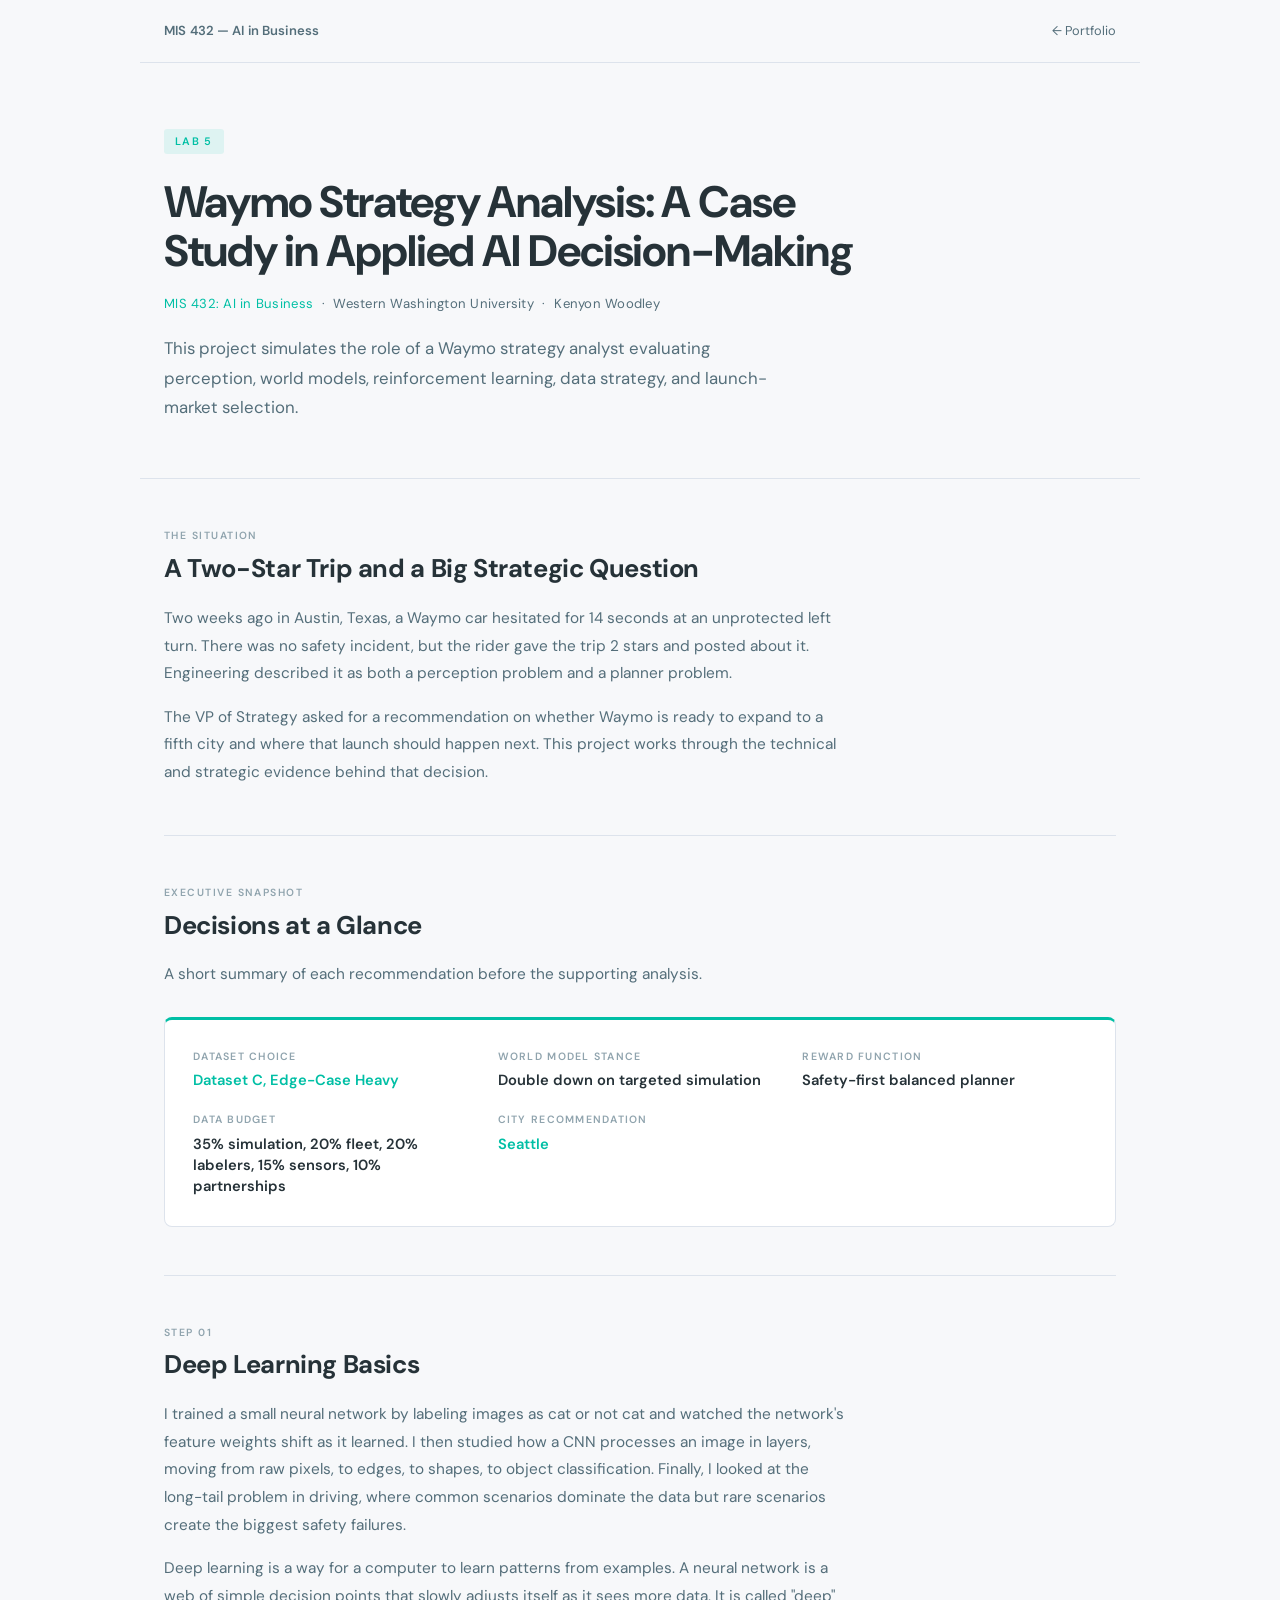
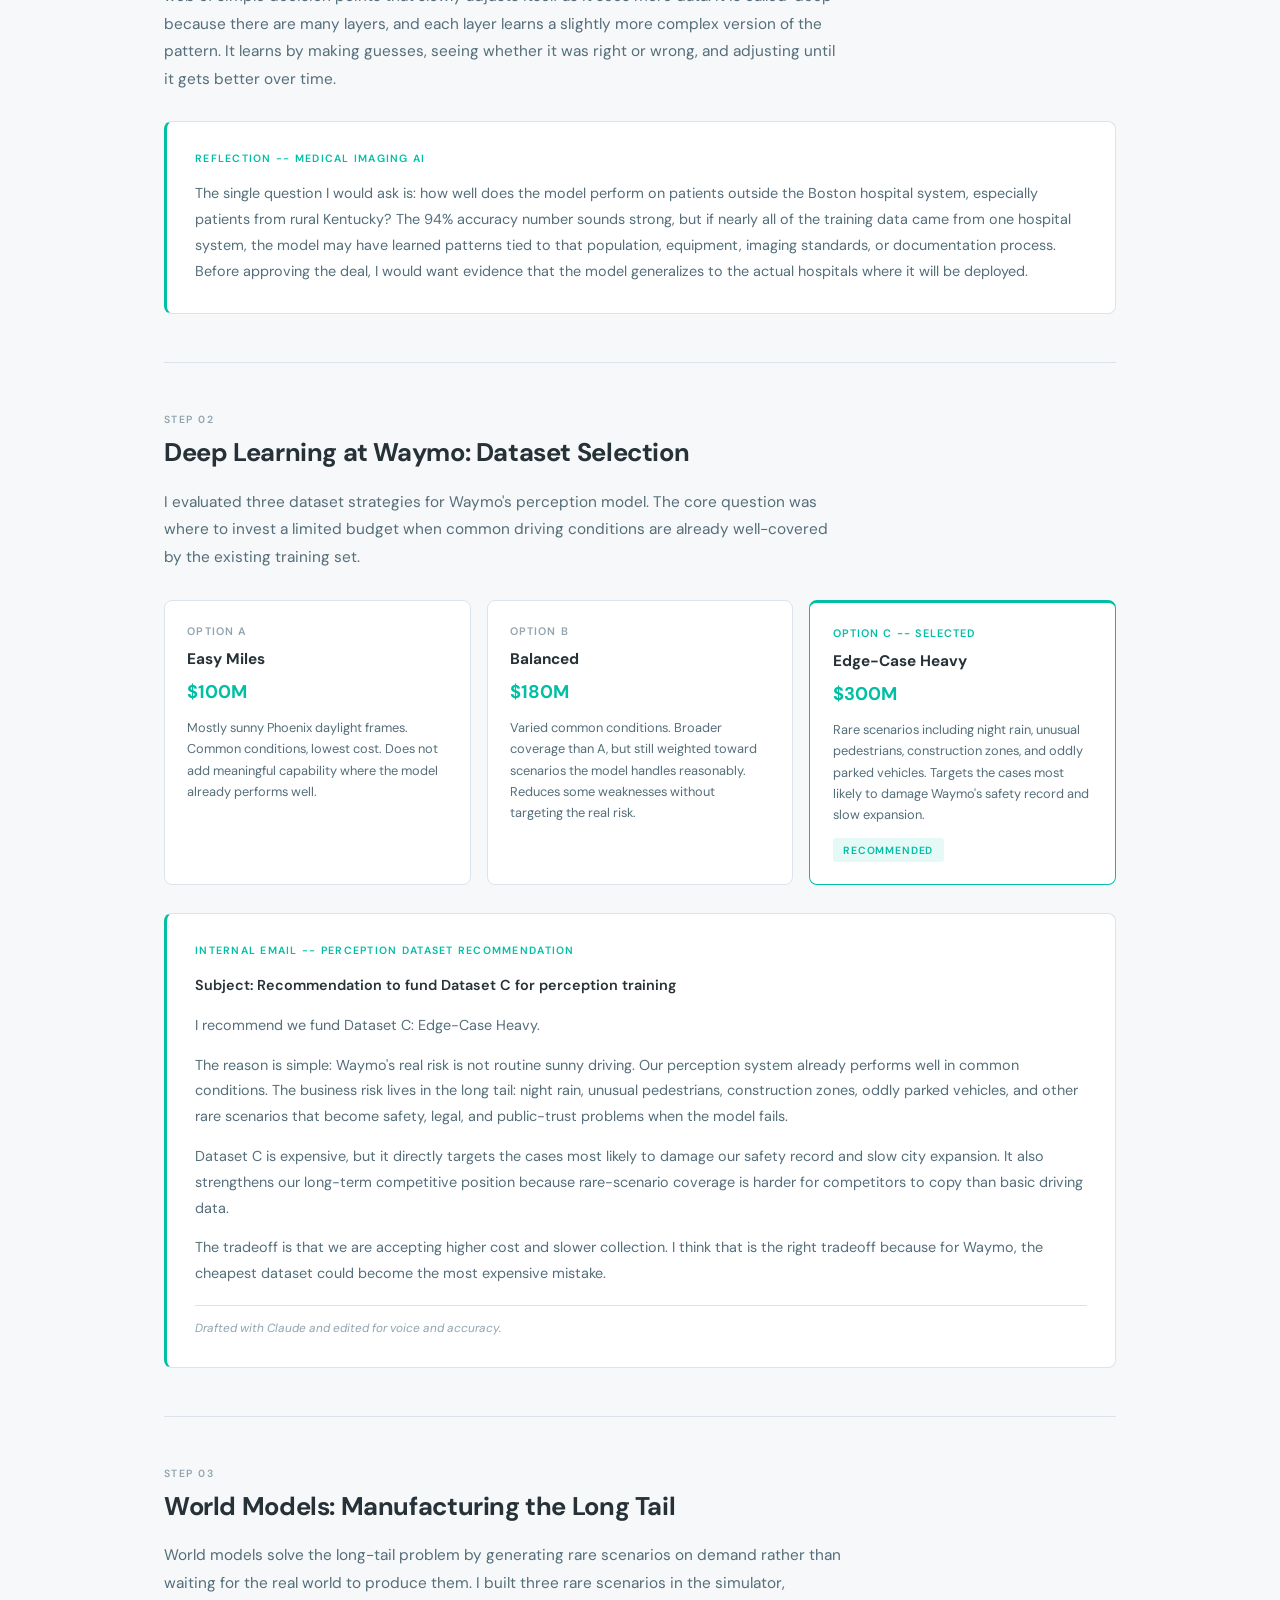
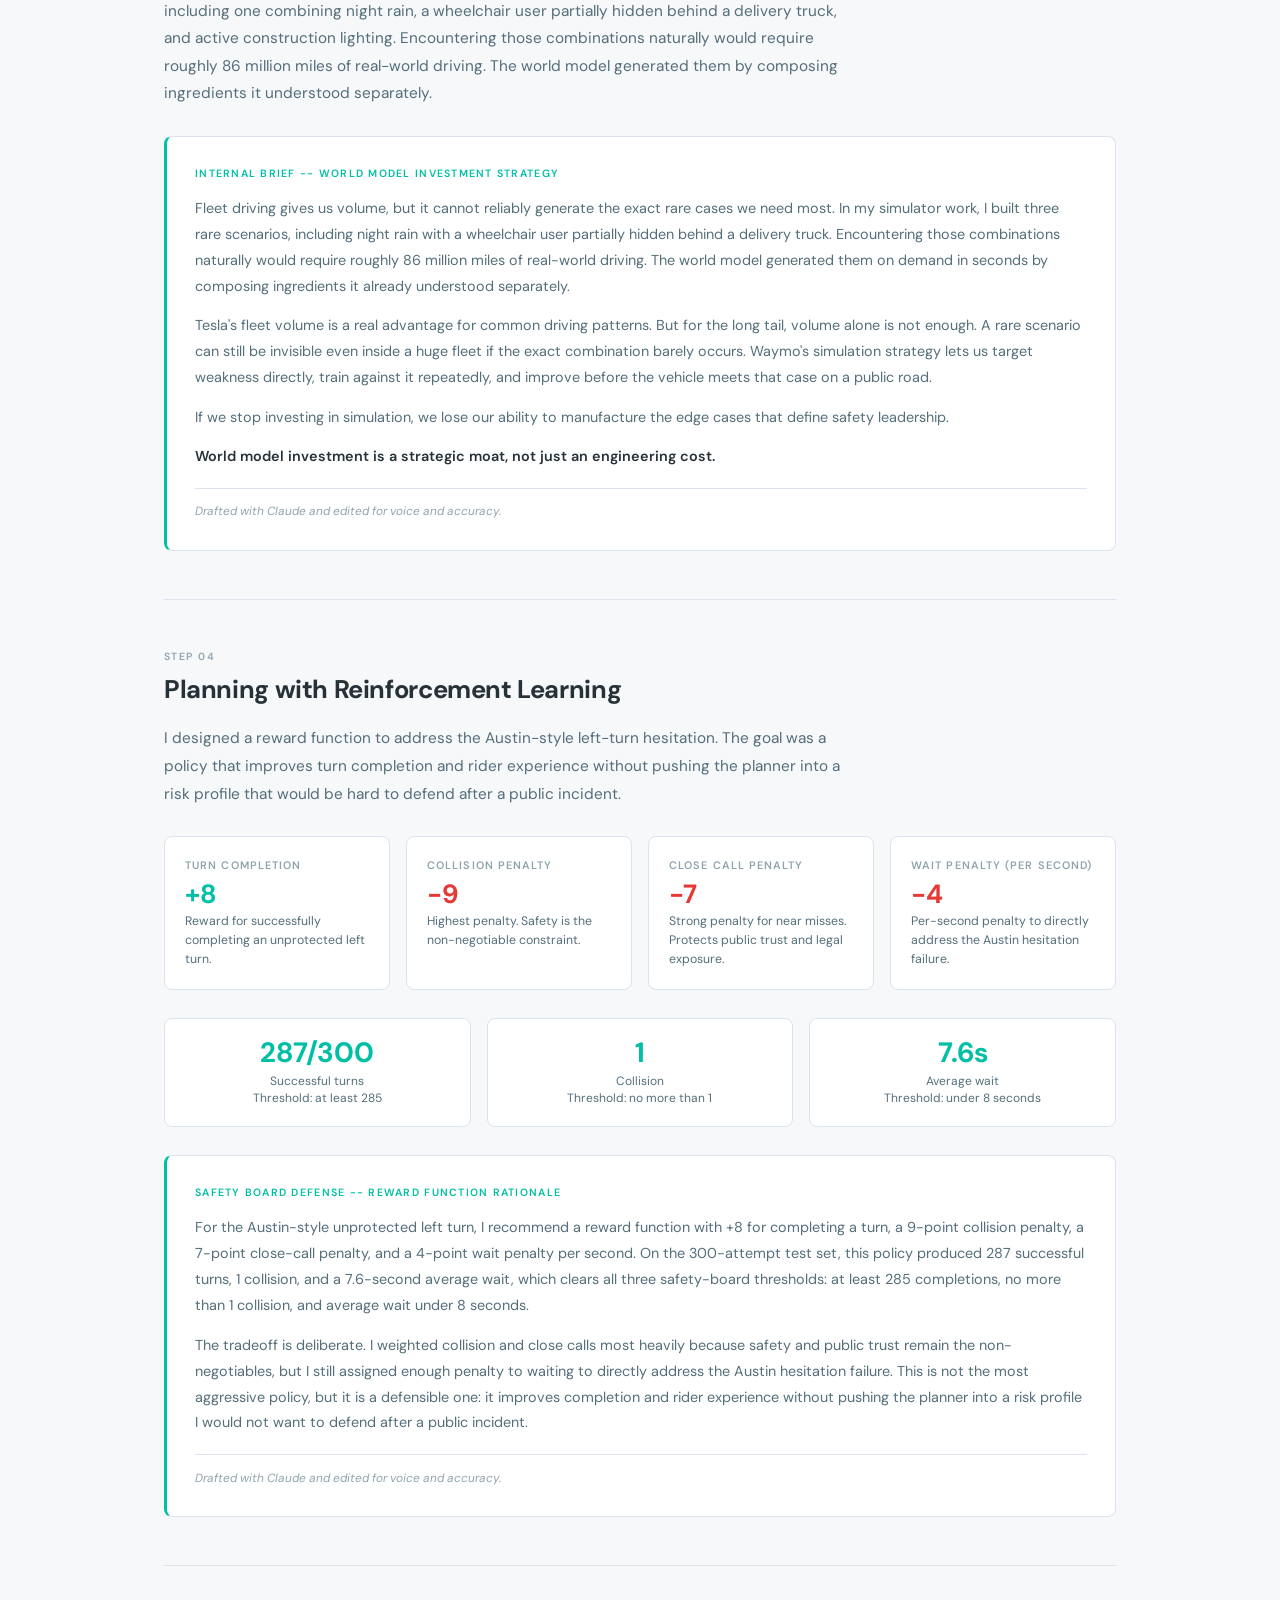
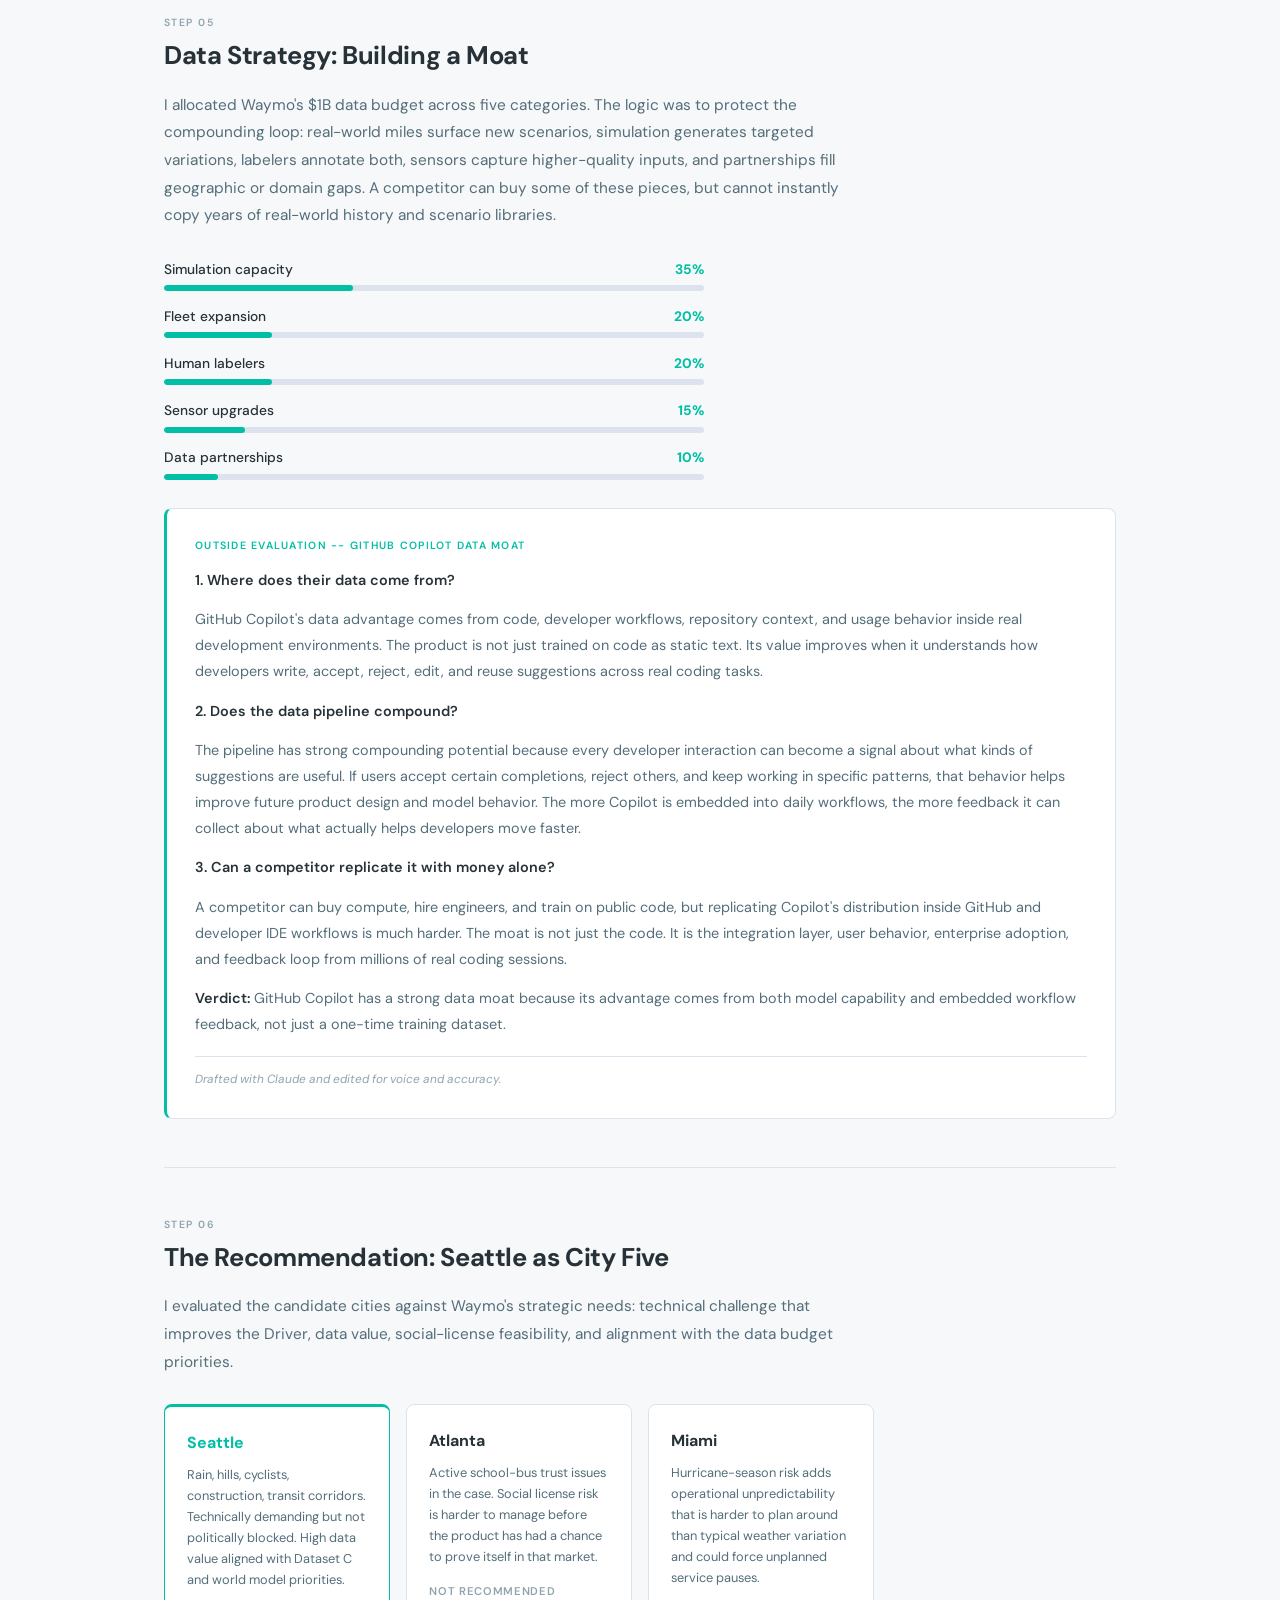
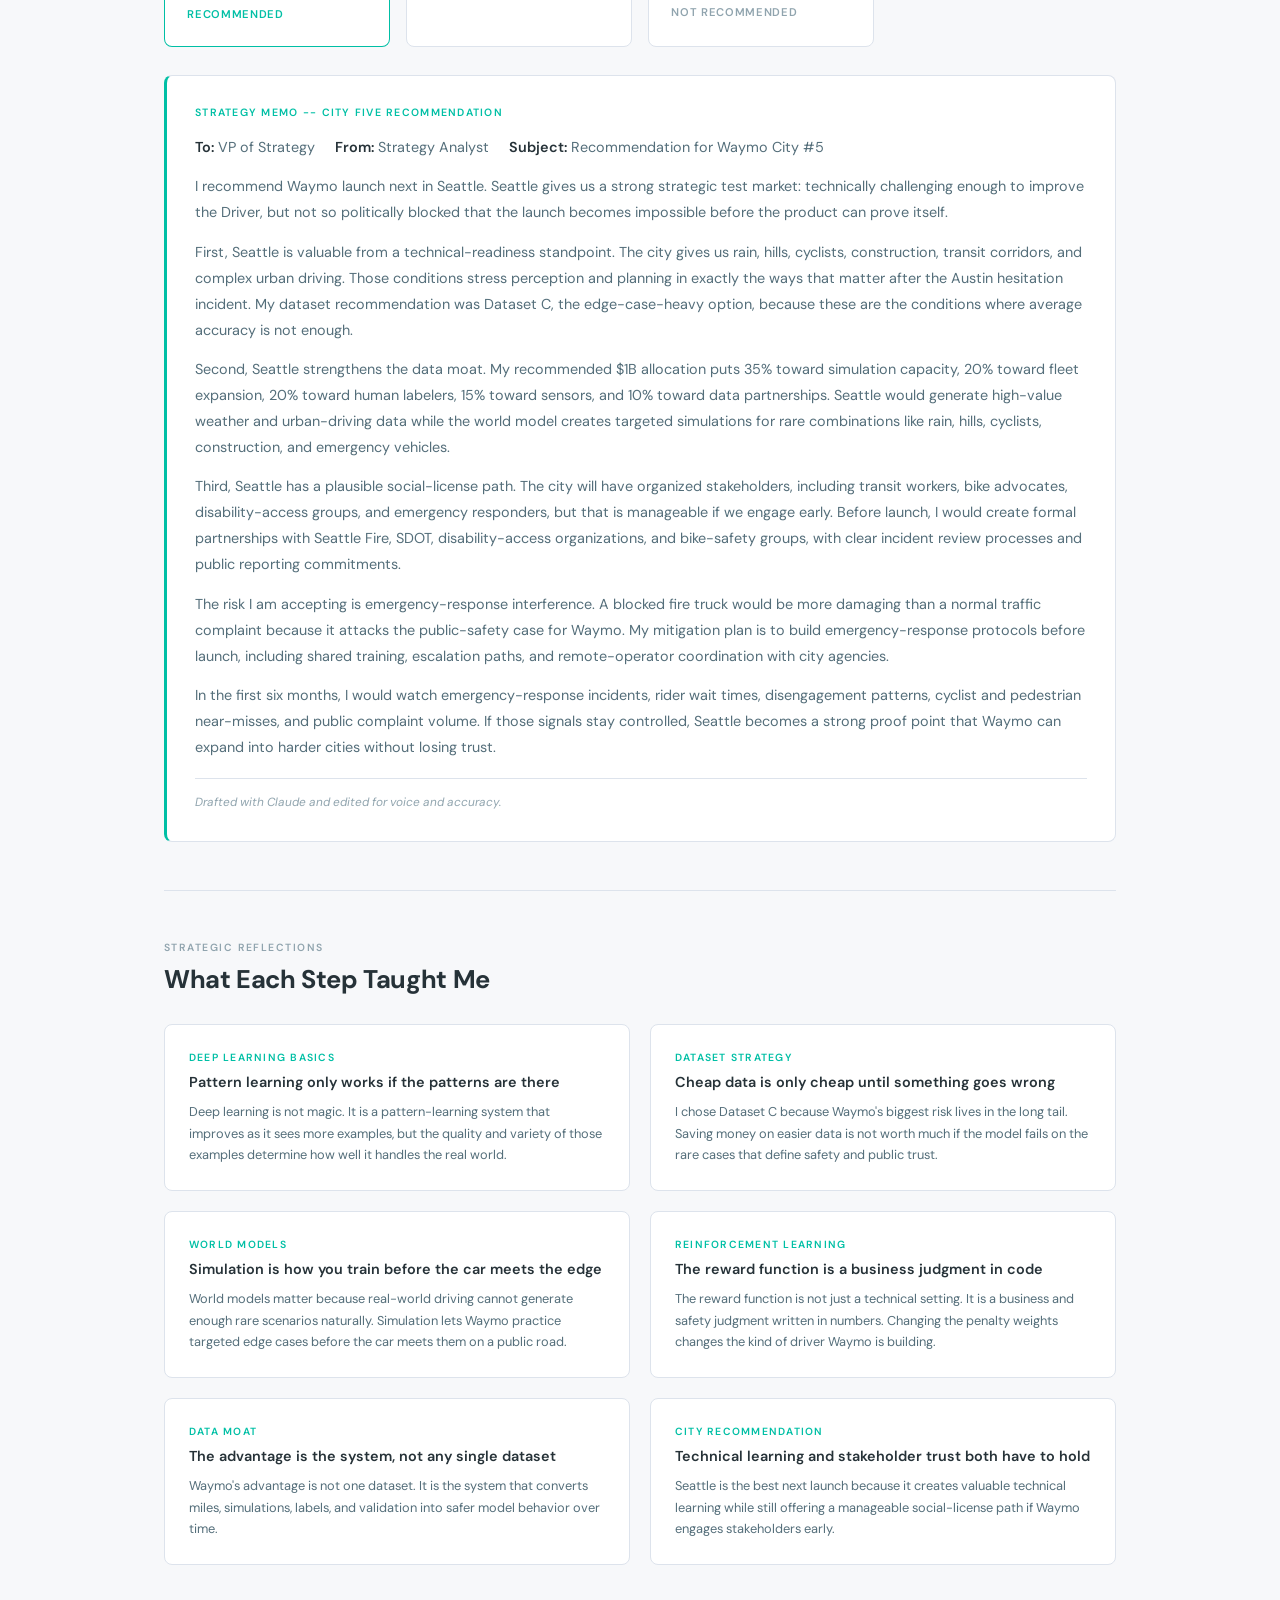
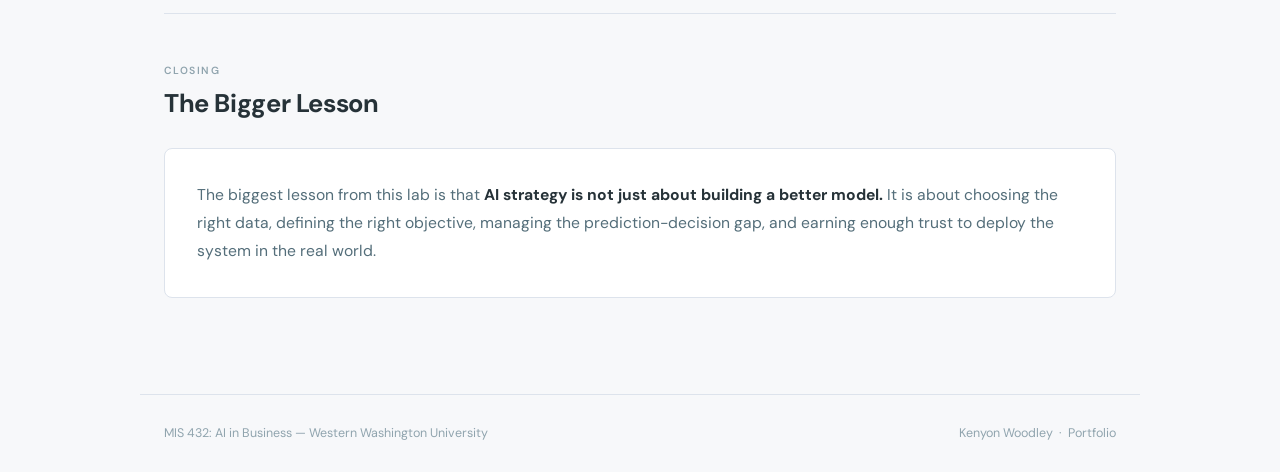
<file: lab5/index.html>
<!DOCTYPE html>
<html lang="en">
<head>
  <meta charset="UTF-8" />
  <meta name="viewport" content="width=device-width, initial-scale=1.0" />
  <title>Lab 5: Waymo Strategy Analysis &mdash; MIS 432</title>
  <link href="https://fonts.googleapis.com/css2?family=DM+Sans:opsz,wght@9..40,300;9..40,400;9..40,500;9..40,600;9..40,700&display=swap" rel="stylesheet" />
  <style>
    *, *::before, *::after { box-sizing: border-box; margin: 0; padding: 0; }

    :root {
      --bg:         #f7f8fa;
      --surface:    #ffffff;
      --border:     #dde3ec;
      --accent:     #00BFA5;
      --accent-dim: rgba(0,191,165,0.1);
      --text:       #263238;
      --muted:      #546e7a;
      --subdued:    #90a4ae;
      --radius:     8px;
    }

    body {
      background: var(--bg);
      color: var(--text);
      font-family: 'DM Sans', sans-serif;
      line-height: 1.65;
      min-height: 100vh;
    }

    a { color: var(--accent); text-decoration: none; }
    a:hover { text-decoration: underline; }

    /* NAV */
    .site-nav {
      max-width: 1000px;
      margin: 0 auto;
      padding: 1.25rem 1.5rem;
      display: flex;
      align-items: center;
      justify-content: space-between;
      border-bottom: 1px solid var(--border);
    }
    .nav-brand { font-size: 0.82rem; font-weight: 600; color: var(--muted); letter-spacing: 0.01em; }
    .nav-back {
      font-size: 0.8rem;
      color: var(--muted);
      display: flex;
      align-items: center;
      gap: 0.3rem;
      transition: color 0.15s;
    }
    .nav-back:hover { color: var(--accent); text-decoration: none; }

    /* HERO */
    .hero {
      max-width: 1000px;
      margin: 0 auto;
      padding: 4rem 1.5rem 3.5rem;
      border-bottom: 1px solid var(--border);
    }
    .tag {
      display: inline-block;
      font-size: 0.68rem;
      font-weight: 600;
      letter-spacing: 0.12em;
      text-transform: uppercase;
      color: var(--accent);
      background: var(--accent-dim);
      padding: 0.22rem 0.7rem;
      border-radius: 3px;
      margin-bottom: 1.5rem;
    }
    .hero h1 {
      font-size: clamp(1.9rem, 4vw, 2.75rem);
      font-weight: 700;
      line-height: 1.12;
      letter-spacing: -0.025em;
      color: var(--text);
      margin-bottom: 1rem;
      max-width: 720px;
    }
    .hero-meta {
      font-size: 0.82rem;
      color: var(--muted);
      letter-spacing: 0.02em;
      margin-bottom: 1.25rem;
    }
    .hero-meta span { color: var(--accent); }
    .hero-lead {
      font-size: 1.05rem;
      color: var(--muted);
      max-width: 620px;
      line-height: 1.75;
    }

    /* CONTAINER */
    .container {
      max-width: 1000px;
      margin: 0 auto;
      padding: 0 1.5rem;
    }

    /* SECTION */
    .section {
      padding: 3rem 0;
      border-bottom: 1px solid var(--border);
    }
    .section:last-child { border-bottom: none; }
    .section-label {
      font-size: 0.65rem;
      font-weight: 600;
      letter-spacing: 0.14em;
      text-transform: uppercase;
      color: var(--subdued);
      margin-bottom: 0.6rem;
    }
    .section-title {
      font-size: clamp(1.2rem, 2.5vw, 1.6rem);
      font-weight: 700;
      color: var(--text);
      letter-spacing: -0.015em;
      margin-bottom: 1.25rem;
      line-height: 1.2;
    }
    .section-body {
      color: var(--muted);
      font-size: 0.96rem;
      line-height: 1.8;
      max-width: 680px;
    }
    .section-body p + p { margin-top: 1rem; }

    /* SNAPSHOT */
    .snapshot {
      background: var(--surface);
      border: 1px solid var(--border);
      border-top: 3px solid var(--accent);
      border-radius: var(--radius);
      padding: 1.75rem;
      margin-top: 1.75rem;
      display: grid;
      grid-template-columns: repeat(auto-fill, minmax(220px, 1fr));
      gap: 1.25rem;
    }
    .snap-label {
      font-size: 0.66rem;
      font-weight: 600;
      letter-spacing: 0.12em;
      text-transform: uppercase;
      color: var(--subdued);
      margin-bottom: 0.3rem;
    }
    .snap-value {
      font-size: 0.92rem;
      font-weight: 600;
      color: var(--text);
      line-height: 1.45;
    }
    .snap-value.accent { color: var(--accent); }

    /* ARTIFACT */
    .artifact {
      background: var(--surface);
      border: 1px solid var(--border);
      border-left: 3px solid var(--accent);
      border-radius: var(--radius);
      padding: 1.75rem;
      margin-top: 1.75rem;
      font-size: 0.9rem;
    }
    .artifact-header {
      font-size: 0.66rem;
      font-weight: 600;
      letter-spacing: 0.12em;
      text-transform: uppercase;
      color: var(--accent);
      margin-bottom: 0.85rem;
    }
    .artifact p { color: var(--muted); line-height: 1.8; }
    .artifact p + p { margin-top: 0.85rem; }
    .artifact strong { color: var(--text); font-weight: 600; }
    .artifact-footer {
      margin-top: 1.1rem;
      padding-top: 0.85rem;
      border-top: 1px solid var(--border);
      font-size: 0.74rem;
      color: var(--subdued);
      font-style: italic;
    }

    /* DATASET CARDS */
    .dataset-grid {
      display: grid;
      grid-template-columns: repeat(3, 1fr);
      gap: 1rem;
      margin-top: 1.75rem;
    }
    .dataset-card {
      background: var(--surface);
      border: 1px solid var(--border);
      border-radius: var(--radius);
      padding: 1.4rem;
    }
    .dataset-card.selected {
      border-color: var(--accent);
      border-top: 3px solid var(--accent);
    }
    .dataset-card-label {
      font-size: 0.68rem;
      font-weight: 600;
      letter-spacing: 0.1em;
      text-transform: uppercase;
      color: var(--subdued);
      margin-bottom: 0.4rem;
    }
    .dataset-card.selected .dataset-card-label { color: var(--accent); }
    .dataset-name {
      font-size: 0.96rem;
      font-weight: 700;
      color: var(--text);
      margin-bottom: 0.25rem;
    }
    .dataset-cost {
      font-size: 1.15rem;
      font-weight: 700;
      color: var(--accent);
      margin-bottom: 0.65rem;
    }
    .dataset-desc {
      font-size: 0.8rem;
      color: var(--muted);
      line-height: 1.65;
    }
    .dataset-badge {
      display: inline-block;
      margin-top: 0.85rem;
      font-size: 0.65rem;
      font-weight: 600;
      letter-spacing: 0.08em;
      text-transform: uppercase;
      padding: 0.2rem 0.65rem;
      border-radius: 3px;
      background: var(--accent-dim);
      color: var(--accent);
    }

    /* REWARD GRID */
    .reward-grid {
      display: grid;
      grid-template-columns: repeat(auto-fill, minmax(210px, 1fr));
      gap: 1rem;
      margin-top: 1.75rem;
    }
    .reward-item {
      background: var(--surface);
      border: 1px solid var(--border);
      border-radius: var(--radius);
      padding: 1.25rem;
    }
    .r-label {
      font-size: 0.68rem;
      font-weight: 600;
      letter-spacing: 0.1em;
      text-transform: uppercase;
      color: var(--subdued);
      margin-bottom: 0.35rem;
    }
    .r-value {
      font-size: 1.65rem;
      font-weight: 700;
      line-height: 1;
      margin-bottom: 0.3rem;
    }
    .r-value.pos { color: var(--accent); }
    .r-value.neg { color: #e53935; }
    .r-desc {
      font-size: 0.77rem;
      color: var(--muted);
      line-height: 1.55;
    }

    /* RESULTS ROW */
    .results-row {
      display: grid;
      grid-template-columns: repeat(3, 1fr);
      gap: 1rem;
      margin-top: 1.75rem;
    }
    .result-stat {
      background: var(--surface);
      border: 1px solid var(--border);
      border-radius: var(--radius);
      padding: 1.25rem;
      text-align: center;
    }
    .rs-val {
      font-size: 1.75rem;
      font-weight: 700;
      color: var(--accent);
      line-height: 1;
      margin-bottom: 0.35rem;
    }
    .rs-sub {
      font-size: 0.75rem;
      color: var(--muted);
      line-height: 1.4;
    }

    /* BUDGET BARS */
    .budget-list {
      margin-top: 1.75rem;
      display: flex;
      flex-direction: column;
      gap: 0.85rem;
      max-width: 540px;
    }
    .budget-top {
      display: flex;
      justify-content: space-between;
      margin-bottom: 0.3rem;
      font-size: 0.86rem;
    }
    .budget-name { font-weight: 500; color: var(--text); }
    .budget-pct { font-weight: 700; color: var(--accent); }
    .budget-track {
      height: 6px;
      background: var(--border);
      border-radius: 3px;
      overflow: hidden;
    }
    .budget-fill {
      height: 100%;
      background: var(--accent);
      border-radius: 3px;
    }

    /* CITY CARDS */
    .city-grid {
      display: grid;
      grid-template-columns: repeat(auto-fill, minmax(220px, 1fr));
      gap: 1rem;
      margin-top: 1.75rem;
    }
    .city-card {
      background: var(--surface);
      border: 1px solid var(--border);
      border-radius: var(--radius);
      padding: 1.4rem;
    }
    .city-card.selected {
      border-color: var(--accent);
      border-top: 3px solid var(--accent);
    }
    .city-name {
      font-size: 1rem;
      font-weight: 700;
      color: var(--text);
      margin-bottom: 0.5rem;
    }
    .city-card.selected .city-name { color: var(--accent); }
    .city-note {
      font-size: 0.8rem;
      color: var(--muted);
      line-height: 1.65;
    }
    .city-verdict {
      margin-top: 0.9rem;
      font-size: 0.7rem;
      font-weight: 600;
      letter-spacing: 0.06em;
      text-transform: uppercase;
      color: var(--subdued);
    }
    .city-card.selected .city-verdict { color: var(--accent); }

    /* REFLECTION CARDS */
    .reflection-grid {
      display: grid;
      grid-template-columns: 1fr 1fr;
      gap: 1.25rem;
      margin-top: 1.75rem;
    }
    .reflection-card {
      background: var(--surface);
      border: 1px solid var(--border);
      border-radius: var(--radius);
      padding: 1.5rem;
    }
    .reflection-step {
      font-size: 0.65rem;
      font-weight: 600;
      letter-spacing: 0.12em;
      text-transform: uppercase;
      color: var(--accent);
      margin-bottom: 0.45rem;
    }
    .reflection-title {
      font-size: 0.9rem;
      font-weight: 600;
      color: var(--text);
      margin-bottom: 0.5rem;
      line-height: 1.35;
    }
    .reflection-body {
      font-size: 0.8rem;
      color: var(--muted);
      line-height: 1.7;
    }

    /* CLOSING */
    .closing-block {
      background: var(--surface);
      border: 1px solid var(--border);
      border-radius: var(--radius);
      padding: 2rem;
      margin-top: 1.75rem;
    }
    .closing-block p {
      font-size: 0.98rem;
      color: var(--muted);
      line-height: 1.8;
    }
    .closing-block strong { color: var(--text); }

    /* FOOTER */
    .site-footer {
      max-width: 1000px;
      margin: 3rem auto 0;
      padding: 1.75rem 1.5rem;
      border-top: 1px solid var(--border);
      font-size: 0.78rem;
      color: var(--subdued);
      display: flex;
      justify-content: space-between;
      flex-wrap: wrap;
      gap: 0.5rem;
    }

    /* RESPONSIVE */
    @media (max-width: 700px) {
      .dataset-grid { grid-template-columns: 1fr; }
      .results-row { grid-template-columns: 1fr; }
      .reflection-grid { grid-template-columns: 1fr; }
      .reward-grid { grid-template-columns: 1fr 1fr; }
    }
    @media (max-width: 500px) {
      .site-nav { flex-direction: column; align-items: flex-start; gap: 0.35rem; }
      .site-footer { flex-direction: column; }
      .snapshot { grid-template-columns: 1fr; }
      .reward-grid { grid-template-columns: 1fr; }
      .city-grid { grid-template-columns: 1fr; }
    }
  </style>
</head>
<body>

<nav class="site-nav">
  <span class="nav-brand">MIS 432 &mdash; AI in Business</span>
  <a class="nav-back" href="../index.html">&#8592; Portfolio</a>
</nav>

<!-- ============================================================
     HERO
     ============================================================ -->
<header class="hero">
  <div class="tag">Lab 5</div>
  <h1>Waymo Strategy Analysis: A Case Study in Applied AI Decision-Making</h1>
  <p class="hero-meta">
    <span>MIS 432: AI in Business</span> &nbsp;&middot;&nbsp; Western Washington University &nbsp;&middot;&nbsp; Kenyon Woodley
  </p>
  <p class="hero-lead">
    This project simulates the role of a Waymo strategy analyst evaluating perception, world models, reinforcement learning, data strategy, and launch-market selection.
  </p>
</header>

<div class="container">

  <!-- ============================================================
       SITUATION
       ============================================================ -->
  <div class="section">
    <div class="section-label">The Situation</div>
    <div class="section-title">A Two-Star Trip and a Big Strategic Question</div>
    <div class="section-body">
      <p>Two weeks ago in Austin, Texas, a Waymo car hesitated for 14 seconds at an unprotected left turn. There was no safety incident, but the rider gave the trip 2 stars and posted about it. Engineering described it as both a perception problem and a planner problem.</p>
      <p>The VP of Strategy asked for a recommendation on whether Waymo is ready to expand to a fifth city and where that launch should happen next. This project works through the technical and strategic evidence behind that decision.</p>
    </div>
  </div>

  <!-- ============================================================
       EXECUTIVE SNAPSHOT
       ============================================================ -->
  <div class="section">
    <div class="section-label">Executive Snapshot</div>
    <div class="section-title">Decisions at a Glance</div>
    <div class="section-body">
      <p>A short summary of each recommendation before the supporting analysis.</p>
    </div>
    <div class="snapshot">
      <div>
        <div class="snap-label">Dataset Choice</div>
        <div class="snap-value accent">Dataset C, Edge-Case Heavy</div>
      </div>
      <div>
        <div class="snap-label">World Model Stance</div>
        <div class="snap-value">Double down on targeted simulation</div>
      </div>
      <div>
        <div class="snap-label">Reward Function</div>
        <div class="snap-value">Safety-first balanced planner</div>
      </div>
      <div>
        <div class="snap-label">Data Budget</div>
        <div class="snap-value">35% simulation, 20% fleet, 20% labelers, 15% sensors, 10% partnerships</div>
      </div>
      <div>
        <div class="snap-label">City Recommendation</div>
        <div class="snap-value accent">Seattle</div>
      </div>
    </div>
  </div>

  <!-- ============================================================
       STEP 1: DEEP LEARNING BASICS
       ============================================================ -->
  <div class="section">
    <div class="section-label">Step 01</div>
    <div class="section-title">Deep Learning Basics</div>
    <div class="section-body">
      <p>I trained a small neural network by labeling images as cat or not cat and watched the network's feature weights shift as it learned. I then studied how a CNN processes an image in layers, moving from raw pixels, to edges, to shapes, to object classification. Finally, I looked at the long-tail problem in driving, where common scenarios dominate the data but rare scenarios create the biggest safety failures.</p>
      <p>Deep learning is a way for a computer to learn patterns from examples. A neural network is a web of simple decision points that slowly adjusts itself as it sees more data. It is called "deep" because there are many layers, and each layer learns a slightly more complex version of the pattern. It learns by making guesses, seeing whether it was right or wrong, and adjusting until it gets better over time.</p>
    </div>

    <div class="artifact">
      <div class="artifact-header">Reflection -- Medical Imaging AI</div>
      <p>The single question I would ask is: how well does the model perform on patients outside the Boston hospital system, especially patients from rural Kentucky? The 94% accuracy number sounds strong, but if nearly all of the training data came from one hospital system, the model may have learned patterns tied to that population, equipment, imaging standards, or documentation process. Before approving the deal, I would want evidence that the model generalizes to the actual hospitals where it will be deployed.</p>
    </div>
  </div>

  <!-- ============================================================
       STEP 2: DEEP LEARNING AT WAYMO
       ============================================================ -->
  <div class="section">
    <div class="section-label">Step 02</div>
    <div class="section-title">Deep Learning at Waymo: Dataset Selection</div>
    <div class="section-body">
      <p>I evaluated three dataset strategies for Waymo's perception model. The core question was where to invest a limited budget when common driving conditions are already well-covered by the existing training set.</p>
    </div>

    <div class="dataset-grid">
      <div class="dataset-card">
        <div class="dataset-card-label">Option A</div>
        <div class="dataset-name">Easy Miles</div>
        <div class="dataset-cost">$100M</div>
        <div class="dataset-desc">Mostly sunny Phoenix daylight frames. Common conditions, lowest cost. Does not add meaningful capability where the model already performs well.</div>
      </div>
      <div class="dataset-card">
        <div class="dataset-card-label">Option B</div>
        <div class="dataset-name">Balanced</div>
        <div class="dataset-cost">$180M</div>
        <div class="dataset-desc">Varied common conditions. Broader coverage than A, but still weighted toward scenarios the model handles reasonably. Reduces some weaknesses without targeting the real risk.</div>
      </div>
      <div class="dataset-card selected">
        <div class="dataset-card-label">Option C -- Selected</div>
        <div class="dataset-name">Edge-Case Heavy</div>
        <div class="dataset-cost">$300M</div>
        <div class="dataset-desc">Rare scenarios including night rain, unusual pedestrians, construction zones, and oddly parked vehicles. Targets the cases most likely to damage Waymo's safety record and slow expansion.</div>
        <div class="dataset-badge">Recommended</div>
      </div>
    </div>

    <div class="artifact">
      <div class="artifact-header">Internal Email -- Perception Dataset Recommendation</div>
      <p><strong>Subject: Recommendation to fund Dataset C for perception training</strong></p>
      <p>I recommend we fund Dataset C: Edge-Case Heavy.</p>
      <p>The reason is simple: Waymo's real risk is not routine sunny driving. Our perception system already performs well in common conditions. The business risk lives in the long tail: night rain, unusual pedestrians, construction zones, oddly parked vehicles, and other rare scenarios that become safety, legal, and public-trust problems when the model fails.</p>
      <p>Dataset C is expensive, but it directly targets the cases most likely to damage our safety record and slow city expansion. It also strengthens our long-term competitive position because rare-scenario coverage is harder for competitors to copy than basic driving data.</p>
      <p>The tradeoff is that we are accepting higher cost and slower collection. I think that is the right tradeoff because for Waymo, the cheapest dataset could become the most expensive mistake.</p>
      <div class="artifact-footer">Drafted with Claude and edited for voice and accuracy.</div>
    </div>
  </div>

  <!-- ============================================================
       STEP 3: WORLD MODELS
       ============================================================ -->
  <div class="section">
    <div class="section-label">Step 03</div>
    <div class="section-title">World Models: Manufacturing the Long Tail</div>
    <div class="section-body">
      <p>World models solve the long-tail problem by generating rare scenarios on demand rather than waiting for the real world to produce them. I built three rare scenarios in the simulator, including one combining night rain, a wheelchair user partially hidden behind a delivery truck, and active construction lighting. Encountering those combinations naturally would require roughly 86 million miles of real-world driving. The world model generated them by composing ingredients it understood separately.</p>
    </div>

    <div class="artifact">
      <div class="artifact-header">Internal Brief -- World Model Investment Strategy</div>
      <p>Fleet driving gives us volume, but it cannot reliably generate the exact rare cases we need most. In my simulator work, I built three rare scenarios, including night rain with a wheelchair user partially hidden behind a delivery truck. Encountering those combinations naturally would require roughly 86 million miles of real-world driving. The world model generated them on demand in seconds by composing ingredients it already understood separately.</p>
      <p>Tesla's fleet volume is a real advantage for common driving patterns. But for the long tail, volume alone is not enough. A rare scenario can still be invisible even inside a huge fleet if the exact combination barely occurs. Waymo's simulation strategy lets us target weakness directly, train against it repeatedly, and improve before the vehicle meets that case on a public road.</p>
      <p>If we stop investing in simulation, we lose our ability to manufacture the edge cases that define safety leadership.</p>
      <p><strong>World model investment is a strategic moat, not just an engineering cost.</strong></p>
      <div class="artifact-footer">Drafted with Claude and edited for voice and accuracy.</div>
    </div>
  </div>

  <!-- ============================================================
       STEP 4: REINFORCEMENT LEARNING
       ============================================================ -->
  <div class="section">
    <div class="section-label">Step 04</div>
    <div class="section-title">Planning with Reinforcement Learning</div>
    <div class="section-body">
      <p>I designed a reward function to address the Austin-style left-turn hesitation. The goal was a policy that improves turn completion and rider experience without pushing the planner into a risk profile that would be hard to defend after a public incident.</p>
    </div>

    <div class="reward-grid">
      <div class="reward-item">
        <div class="r-label">Turn Completion</div>
        <div class="r-value pos">+8</div>
        <div class="r-desc">Reward for successfully completing an unprotected left turn.</div>
      </div>
      <div class="reward-item">
        <div class="r-label">Collision Penalty</div>
        <div class="r-value neg">-9</div>
        <div class="r-desc">Highest penalty. Safety is the non-negotiable constraint.</div>
      </div>
      <div class="reward-item">
        <div class="r-label">Close Call Penalty</div>
        <div class="r-value neg">-7</div>
        <div class="r-desc">Strong penalty for near misses. Protects public trust and legal exposure.</div>
      </div>
      <div class="reward-item">
        <div class="r-label">Wait Penalty (per second)</div>
        <div class="r-value neg">-4</div>
        <div class="r-desc">Per-second penalty to directly address the Austin hesitation failure.</div>
      </div>
    </div>

    <div class="results-row">
      <div class="result-stat">
        <div class="rs-val">287/300</div>
        <div class="rs-sub">Successful turns<br/>Threshold: at least 285</div>
      </div>
      <div class="result-stat">
        <div class="rs-val">1</div>
        <div class="rs-sub">Collision<br/>Threshold: no more than 1</div>
      </div>
      <div class="result-stat">
        <div class="rs-val">7.6s</div>
        <div class="rs-sub">Average wait<br/>Threshold: under 8 seconds</div>
      </div>
    </div>

    <div class="artifact">
      <div class="artifact-header">Safety Board Defense -- Reward Function Rationale</div>
      <p>For the Austin-style unprotected left turn, I recommend a reward function with +8 for completing a turn, a 9-point collision penalty, a 7-point close-call penalty, and a 4-point wait penalty per second. On the 300-attempt test set, this policy produced 287 successful turns, 1 collision, and a 7.6-second average wait, which clears all three safety-board thresholds: at least 285 completions, no more than 1 collision, and average wait under 8 seconds.</p>
      <p>The tradeoff is deliberate. I weighted collision and close calls most heavily because safety and public trust remain the non-negotiables, but I still assigned enough penalty to waiting to directly address the Austin hesitation failure. This is not the most aggressive policy, but it is a defensible one: it improves completion and rider experience without pushing the planner into a risk profile I would not want to defend after a public incident.</p>
      <div class="artifact-footer">Drafted with Claude and edited for voice and accuracy.</div>
    </div>
  </div>

  <!-- ============================================================
       STEP 5: DATA STRATEGY
       ============================================================ -->
  <div class="section">
    <div class="section-label">Step 05</div>
    <div class="section-title">Data Strategy: Building a Moat</div>
    <div class="section-body">
      <p>I allocated Waymo's $1B data budget across five categories. The logic was to protect the compounding loop: real-world miles surface new scenarios, simulation generates targeted variations, labelers annotate both, sensors capture higher-quality inputs, and partnerships fill geographic or domain gaps. A competitor can buy some of these pieces, but cannot instantly copy years of real-world history and scenario libraries.</p>
    </div>

    <div class="budget-list">
      <div>
        <div class="budget-top">
          <span class="budget-name">Simulation capacity</span>
          <span class="budget-pct">35%</span>
        </div>
        <div class="budget-track"><div class="budget-fill" style="width:35%;"></div></div>
      </div>
      <div>
        <div class="budget-top">
          <span class="budget-name">Fleet expansion</span>
          <span class="budget-pct">20%</span>
        </div>
        <div class="budget-track"><div class="budget-fill" style="width:20%;"></div></div>
      </div>
      <div>
        <div class="budget-top">
          <span class="budget-name">Human labelers</span>
          <span class="budget-pct">20%</span>
        </div>
        <div class="budget-track"><div class="budget-fill" style="width:20%;"></div></div>
      </div>
      <div>
        <div class="budget-top">
          <span class="budget-name">Sensor upgrades</span>
          <span class="budget-pct">15%</span>
        </div>
        <div class="budget-track"><div class="budget-fill" style="width:15%;"></div></div>
      </div>
      <div>
        <div class="budget-top">
          <span class="budget-name">Data partnerships</span>
          <span class="budget-pct">10%</span>
        </div>
        <div class="budget-track"><div class="budget-fill" style="width:10%;"></div></div>
      </div>
    </div>

    <div class="artifact">
      <div class="artifact-header">Outside Evaluation -- GitHub Copilot Data Moat</div>
      <p><strong>1. Where does their data come from?</strong></p>
      <p>GitHub Copilot's data advantage comes from code, developer workflows, repository context, and usage behavior inside real development environments. The product is not just trained on code as static text. Its value improves when it understands how developers write, accept, reject, edit, and reuse suggestions across real coding tasks.</p>
      <p><strong>2. Does the data pipeline compound?</strong></p>
      <p>The pipeline has strong compounding potential because every developer interaction can become a signal about what kinds of suggestions are useful. If users accept certain completions, reject others, and keep working in specific patterns, that behavior helps improve future product design and model behavior. The more Copilot is embedded into daily workflows, the more feedback it can collect about what actually helps developers move faster.</p>
      <p><strong>3. Can a competitor replicate it with money alone?</strong></p>
      <p>A competitor can buy compute, hire engineers, and train on public code, but replicating Copilot's distribution inside GitHub and developer IDE workflows is much harder. The moat is not just the code. It is the integration layer, user behavior, enterprise adoption, and feedback loop from millions of real coding sessions.</p>
      <p><strong>Verdict:</strong> GitHub Copilot has a strong data moat because its advantage comes from both model capability and embedded workflow feedback, not just a one-time training dataset.</p>
      <div class="artifact-footer">Drafted with Claude and edited for voice and accuracy.</div>
    </div>
  </div>

  <!-- ============================================================
       STEP 6: THE RECOMMENDATION
       ============================================================ -->
  <div class="section">
    <div class="section-label">Step 06</div>
    <div class="section-title">The Recommendation: Seattle as City Five</div>
    <div class="section-body">
      <p>I evaluated the candidate cities against Waymo's strategic needs: technical challenge that improves the Driver, data value, social-license feasibility, and alignment with the data budget priorities.</p>
    </div>

    <div class="city-grid">
      <div class="city-card selected">
        <div class="city-name">Seattle</div>
        <div class="city-note">Rain, hills, cyclists, construction, transit corridors. Technically demanding but not politically blocked. High data value aligned with Dataset C and world model priorities.</div>
        <div class="city-verdict">Recommended</div>
      </div>
      <div class="city-card">
        <div class="city-name">Atlanta</div>
        <div class="city-note">Active school-bus trust issues in the case. Social license risk is harder to manage before the product has had a chance to prove itself in that market.</div>
        <div class="city-verdict">Not recommended</div>
      </div>
      <div class="city-card">
        <div class="city-name">Miami</div>
        <div class="city-note">Hurricane-season risk adds operational unpredictability that is harder to plan around than typical weather variation and could force unplanned service pauses.</div>
        <div class="city-verdict">Not recommended</div>
      </div>
    </div>

    <div class="artifact">
      <div class="artifact-header">Strategy Memo -- City Five Recommendation</div>
      <p><strong>To:</strong> VP of Strategy &nbsp;&nbsp;&nbsp; <strong>From:</strong> Strategy Analyst &nbsp;&nbsp;&nbsp; <strong>Subject:</strong> Recommendation for Waymo City #5</p>
      <p>I recommend Waymo launch next in Seattle. Seattle gives us a strong strategic test market: technically challenging enough to improve the Driver, but not so politically blocked that the launch becomes impossible before the product can prove itself.</p>
      <p>First, Seattle is valuable from a technical-readiness standpoint. The city gives us rain, hills, cyclists, construction, transit corridors, and complex urban driving. Those conditions stress perception and planning in exactly the ways that matter after the Austin hesitation incident. My dataset recommendation was Dataset C, the edge-case-heavy option, because these are the conditions where average accuracy is not enough.</p>
      <p>Second, Seattle strengthens the data moat. My recommended $1B allocation puts 35% toward simulation capacity, 20% toward fleet expansion, 20% toward human labelers, 15% toward sensors, and 10% toward data partnerships. Seattle would generate high-value weather and urban-driving data while the world model creates targeted simulations for rare combinations like rain, hills, cyclists, construction, and emergency vehicles.</p>
      <p>Third, Seattle has a plausible social-license path. The city will have organized stakeholders, including transit workers, bike advocates, disability-access groups, and emergency responders, but that is manageable if we engage early. Before launch, I would create formal partnerships with Seattle Fire, SDOT, disability-access organizations, and bike-safety groups, with clear incident review processes and public reporting commitments.</p>
      <p>The risk I am accepting is emergency-response interference. A blocked fire truck would be more damaging than a normal traffic complaint because it attacks the public-safety case for Waymo. My mitigation plan is to build emergency-response protocols before launch, including shared training, escalation paths, and remote-operator coordination with city agencies.</p>
      <p>In the first six months, I would watch emergency-response incidents, rider wait times, disengagement patterns, cyclist and pedestrian near-misses, and public complaint volume. If those signals stay controlled, Seattle becomes a strong proof point that Waymo can expand into harder cities without losing trust.</p>
      <div class="artifact-footer">Drafted with Claude and edited for voice and accuracy.</div>
    </div>
  </div>

  <!-- ============================================================
       STRATEGIC REFLECTIONS
       ============================================================ -->
  <div class="section">
    <div class="section-label">Strategic Reflections</div>
    <div class="section-title">What Each Step Taught Me</div>

    <div class="reflection-grid">
      <div class="reflection-card">
        <div class="reflection-step">Deep Learning Basics</div>
        <div class="reflection-title">Pattern learning only works if the patterns are there</div>
        <div class="reflection-body">Deep learning is not magic. It is a pattern-learning system that improves as it sees more examples, but the quality and variety of those examples determine how well it handles the real world.</div>
      </div>
      <div class="reflection-card">
        <div class="reflection-step">Dataset Strategy</div>
        <div class="reflection-title">Cheap data is only cheap until something goes wrong</div>
        <div class="reflection-body">I chose Dataset C because Waymo's biggest risk lives in the long tail. Saving money on easier data is not worth much if the model fails on the rare cases that define safety and public trust.</div>
      </div>
      <div class="reflection-card">
        <div class="reflection-step">World Models</div>
        <div class="reflection-title">Simulation is how you train before the car meets the edge</div>
        <div class="reflection-body">World models matter because real-world driving cannot generate enough rare scenarios naturally. Simulation lets Waymo practice targeted edge cases before the car meets them on a public road.</div>
      </div>
      <div class="reflection-card">
        <div class="reflection-step">Reinforcement Learning</div>
        <div class="reflection-title">The reward function is a business judgment in code</div>
        <div class="reflection-body">The reward function is not just a technical setting. It is a business and safety judgment written in numbers. Changing the penalty weights changes the kind of driver Waymo is building.</div>
      </div>
      <div class="reflection-card">
        <div class="reflection-step">Data Moat</div>
        <div class="reflection-title">The advantage is the system, not any single dataset</div>
        <div class="reflection-body">Waymo's advantage is not one dataset. It is the system that converts miles, simulations, labels, and validation into safer model behavior over time.</div>
      </div>
      <div class="reflection-card">
        <div class="reflection-step">City Recommendation</div>
        <div class="reflection-title">Technical learning and stakeholder trust both have to hold</div>
        <div class="reflection-body">Seattle is the best next launch because it creates valuable technical learning while still offering a manageable social-license path if Waymo engages stakeholders early.</div>
      </div>
    </div>
  </div>

  <!-- ============================================================
       CLOSING
       ============================================================ -->
  <div class="section">
    <div class="section-label">Closing</div>
    <div class="section-title">The Bigger Lesson</div>
    <div class="closing-block">
      <p>The biggest lesson from this lab is that <strong>AI strategy is not just about building a better model.</strong> It is about choosing the right data, defining the right objective, managing the prediction-decision gap, and earning enough trust to deploy the system in the real world.</p>
    </div>
  </div>

</div>

<footer class="site-footer">
  <span>MIS 432: AI in Business &mdash; Western Washington University</span>
  <span>Kenyon Woodley &nbsp;&middot;&nbsp; <a href="../index.html" style="color:var(--subdued);">Portfolio</a></span>
</footer>

</body>
</html>
</file>
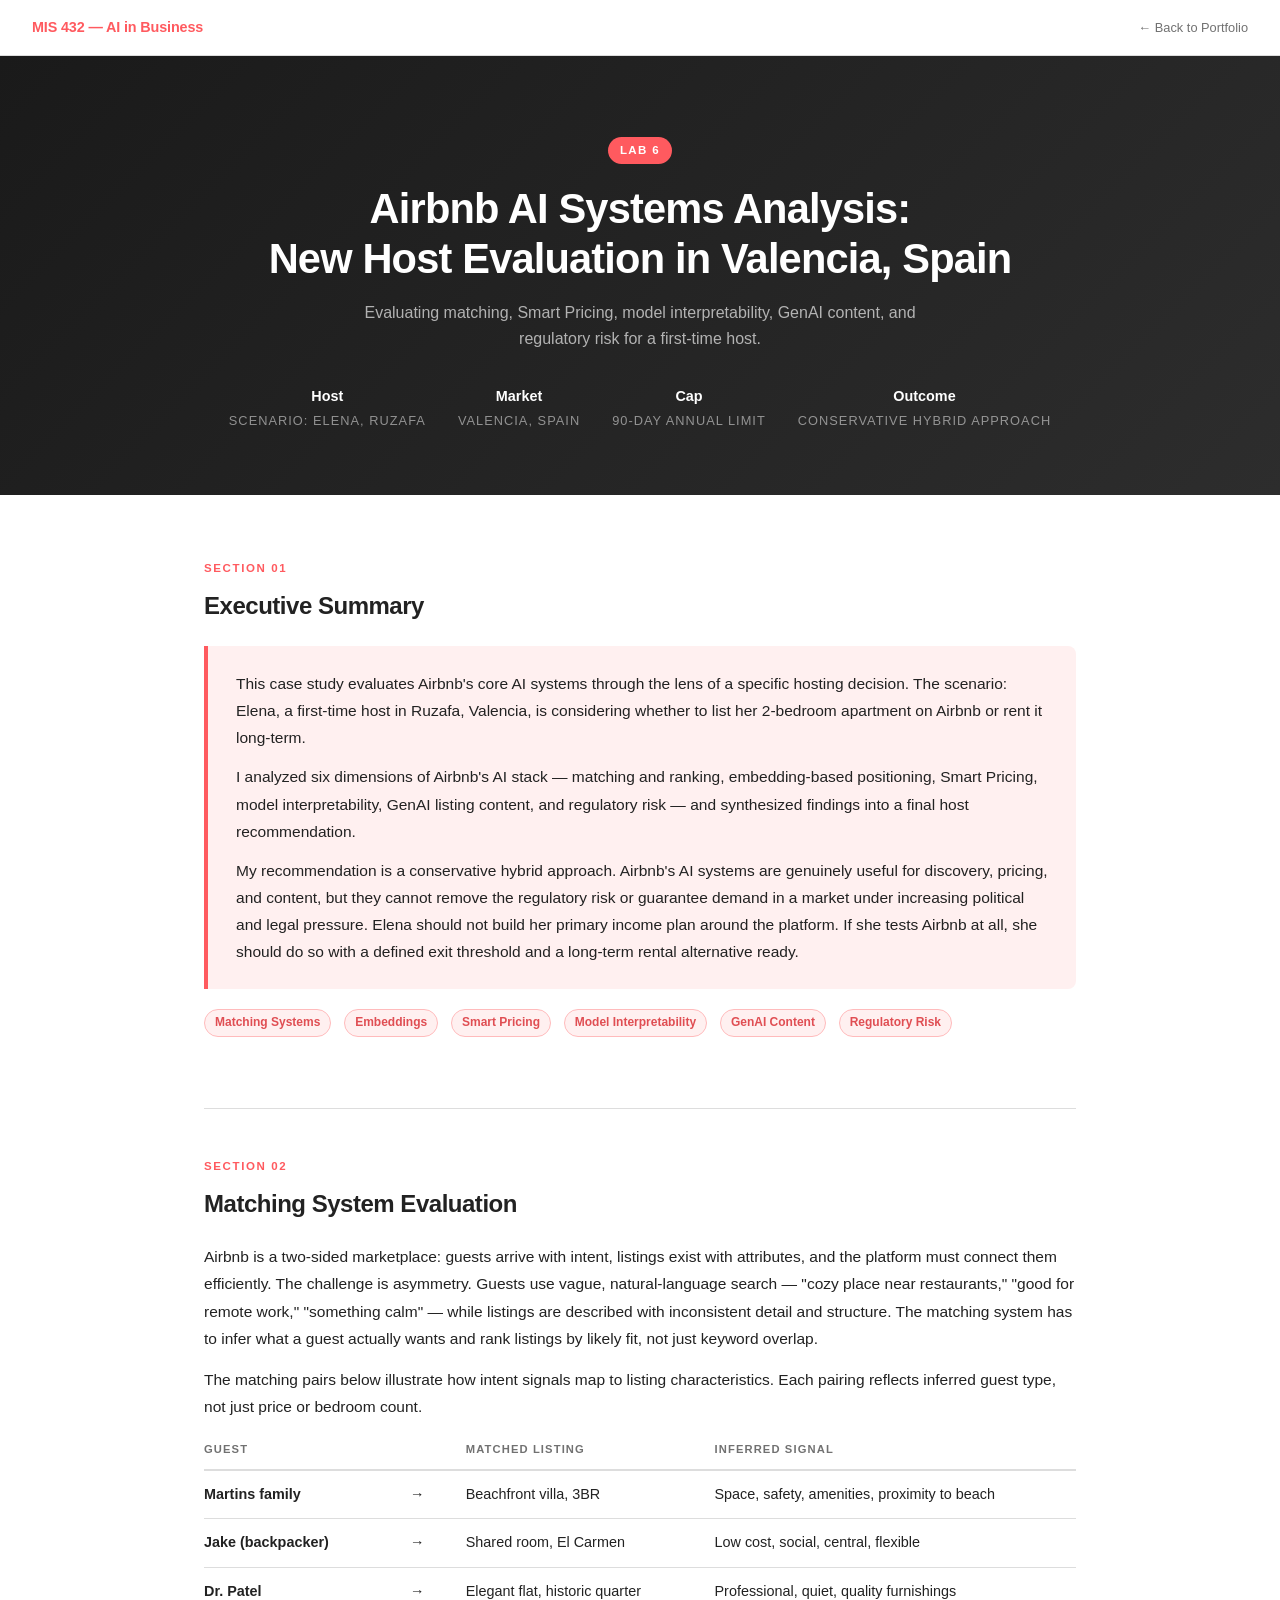
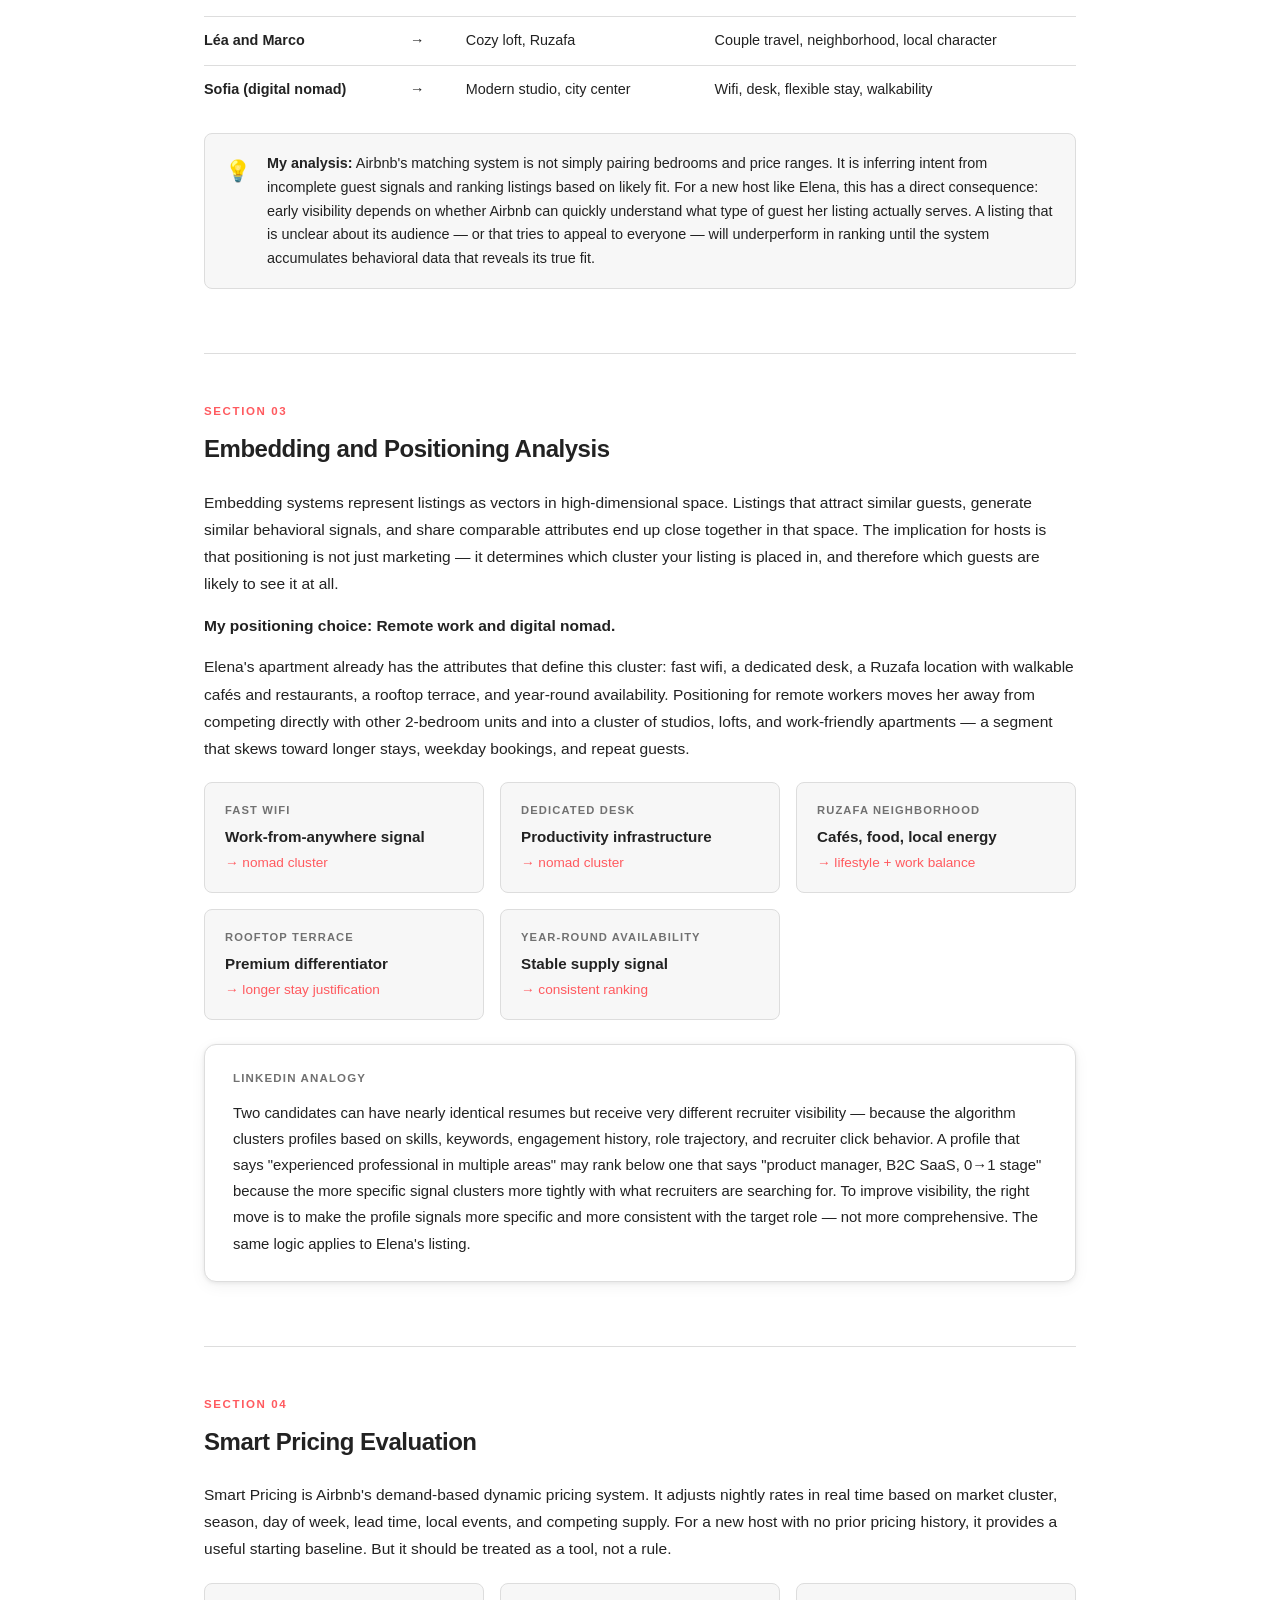
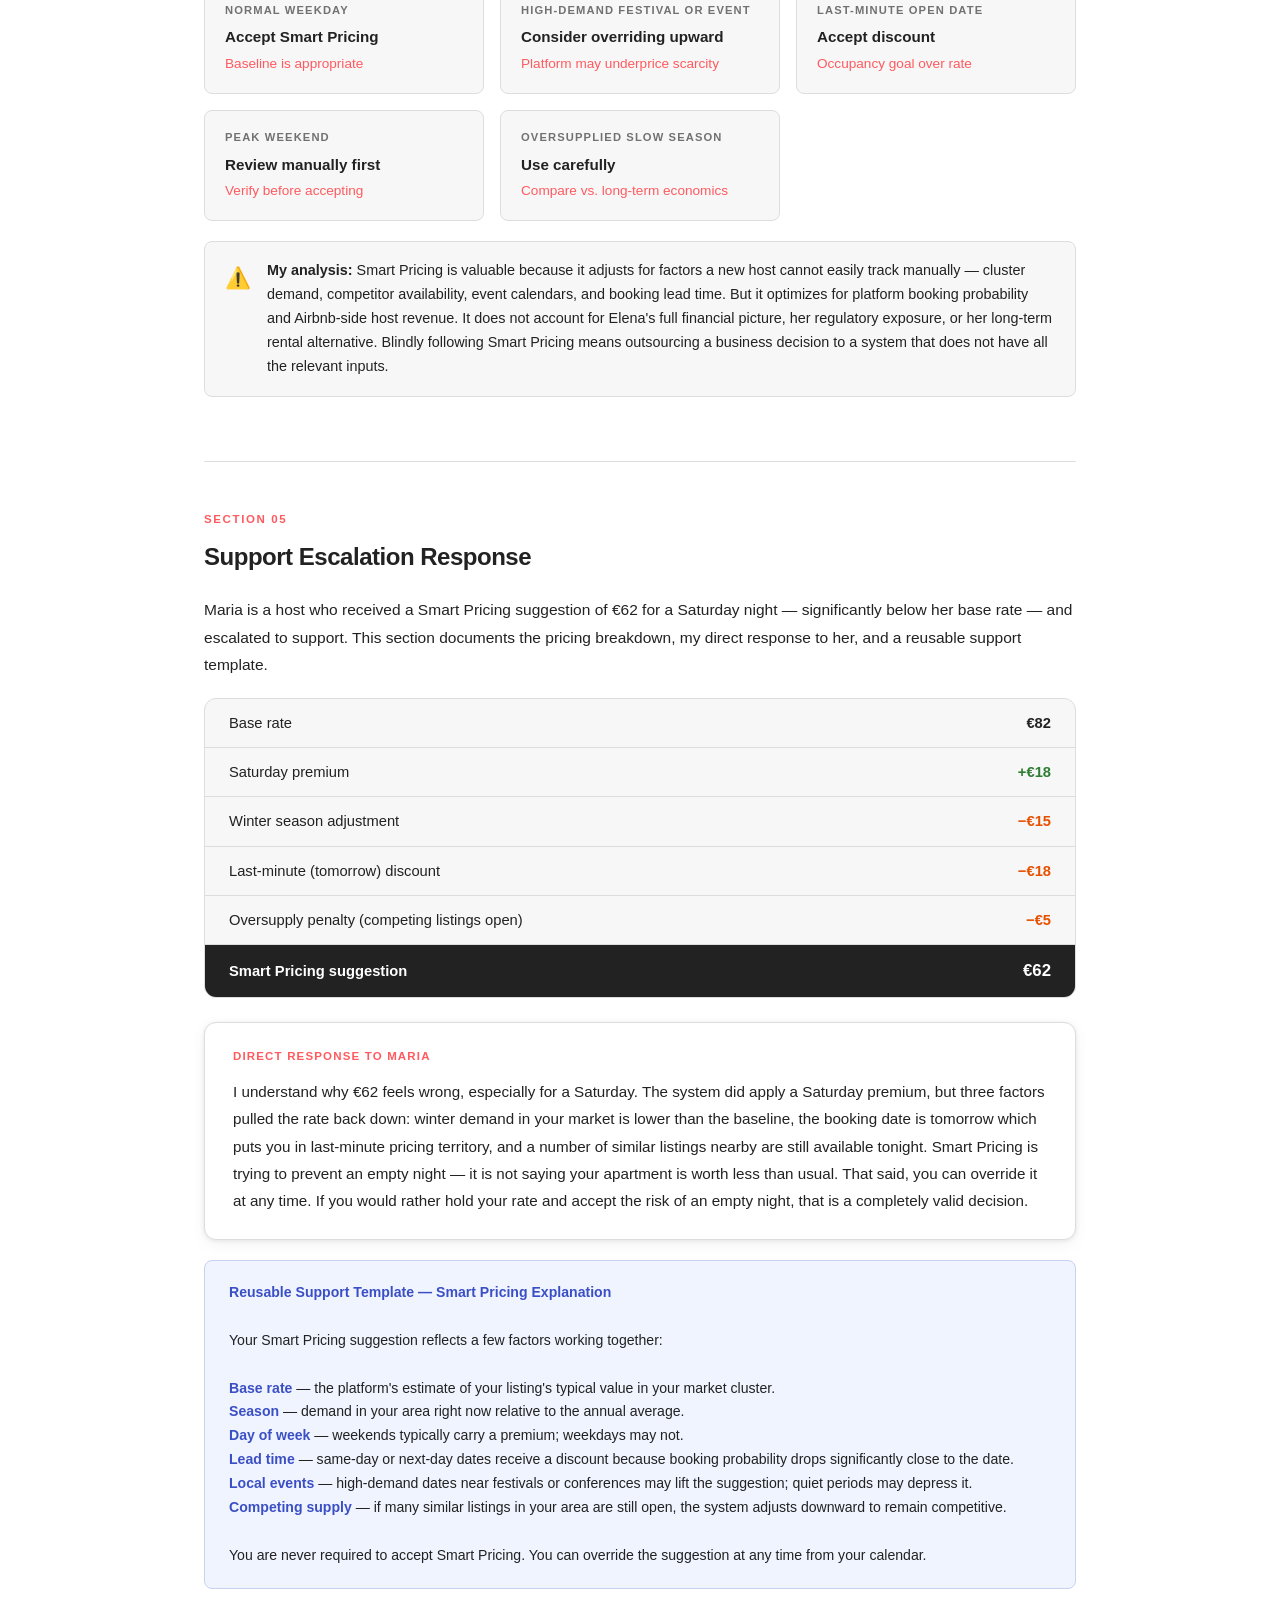
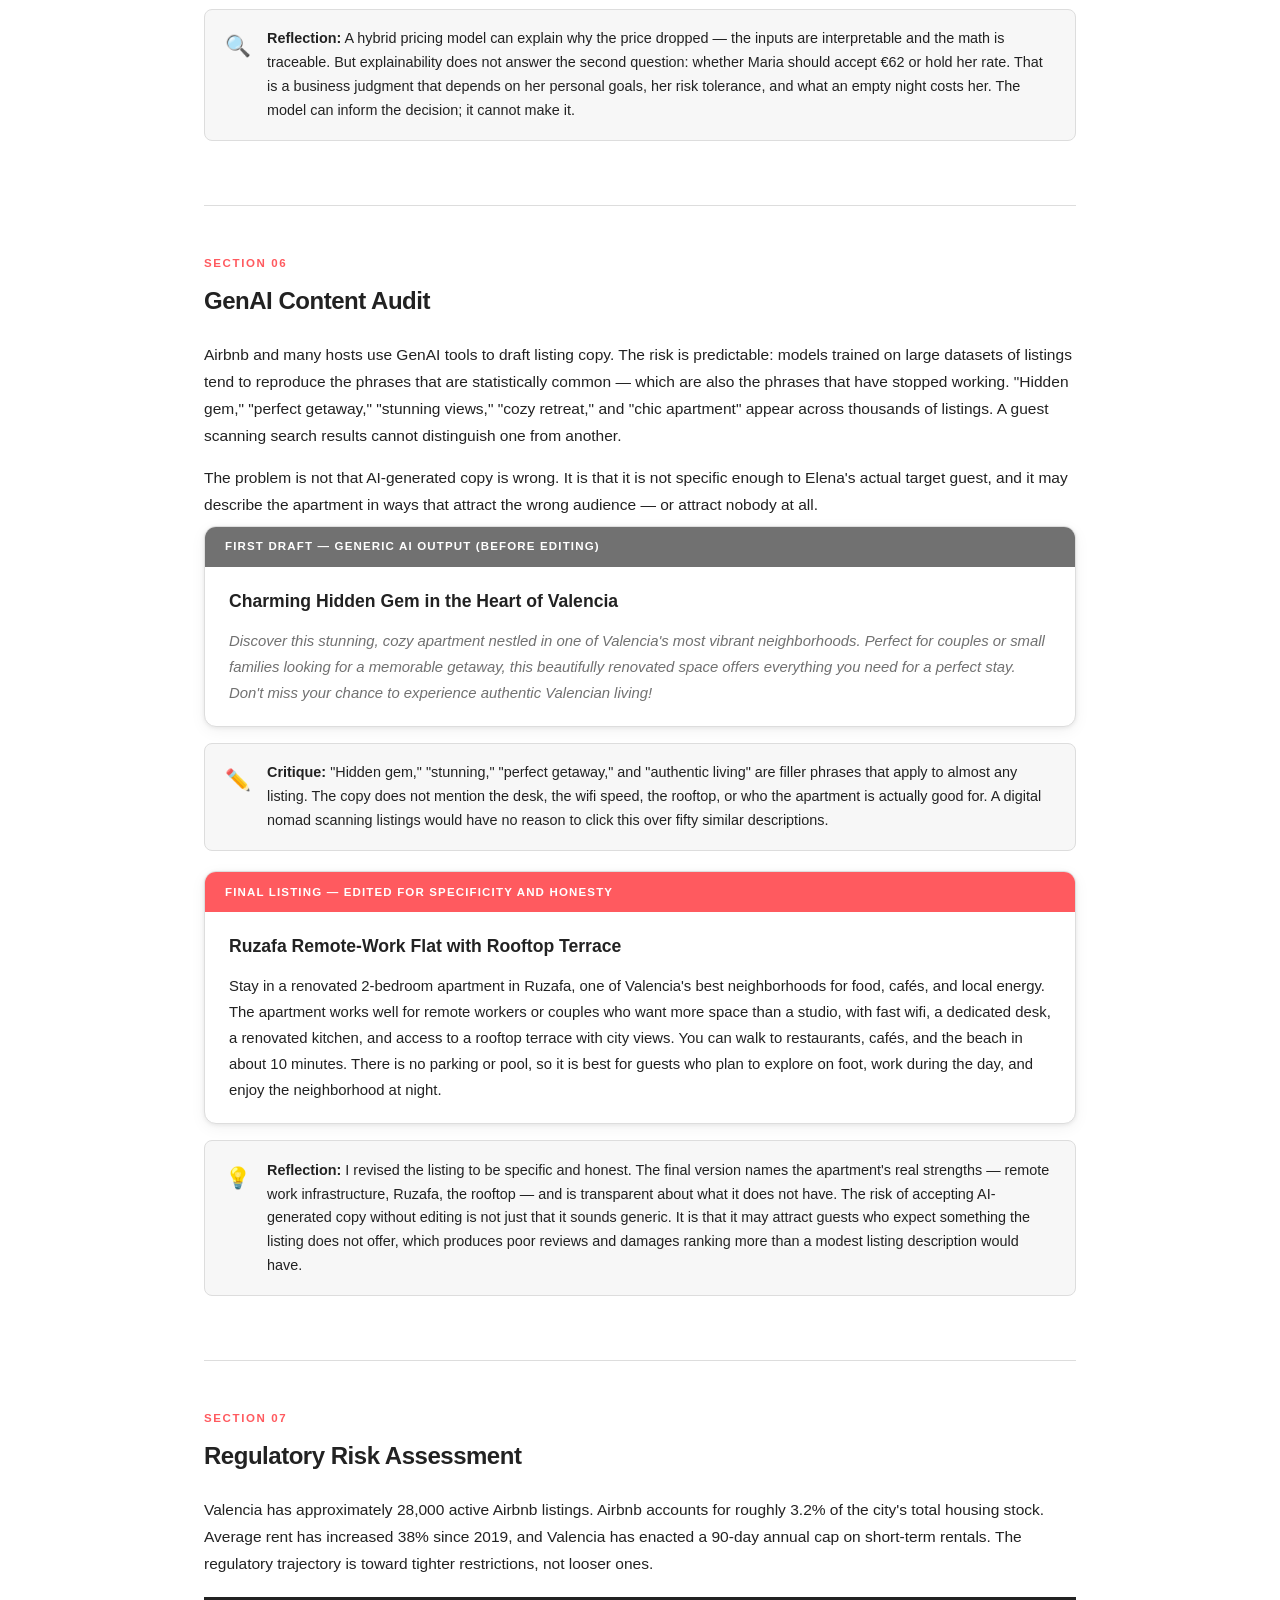
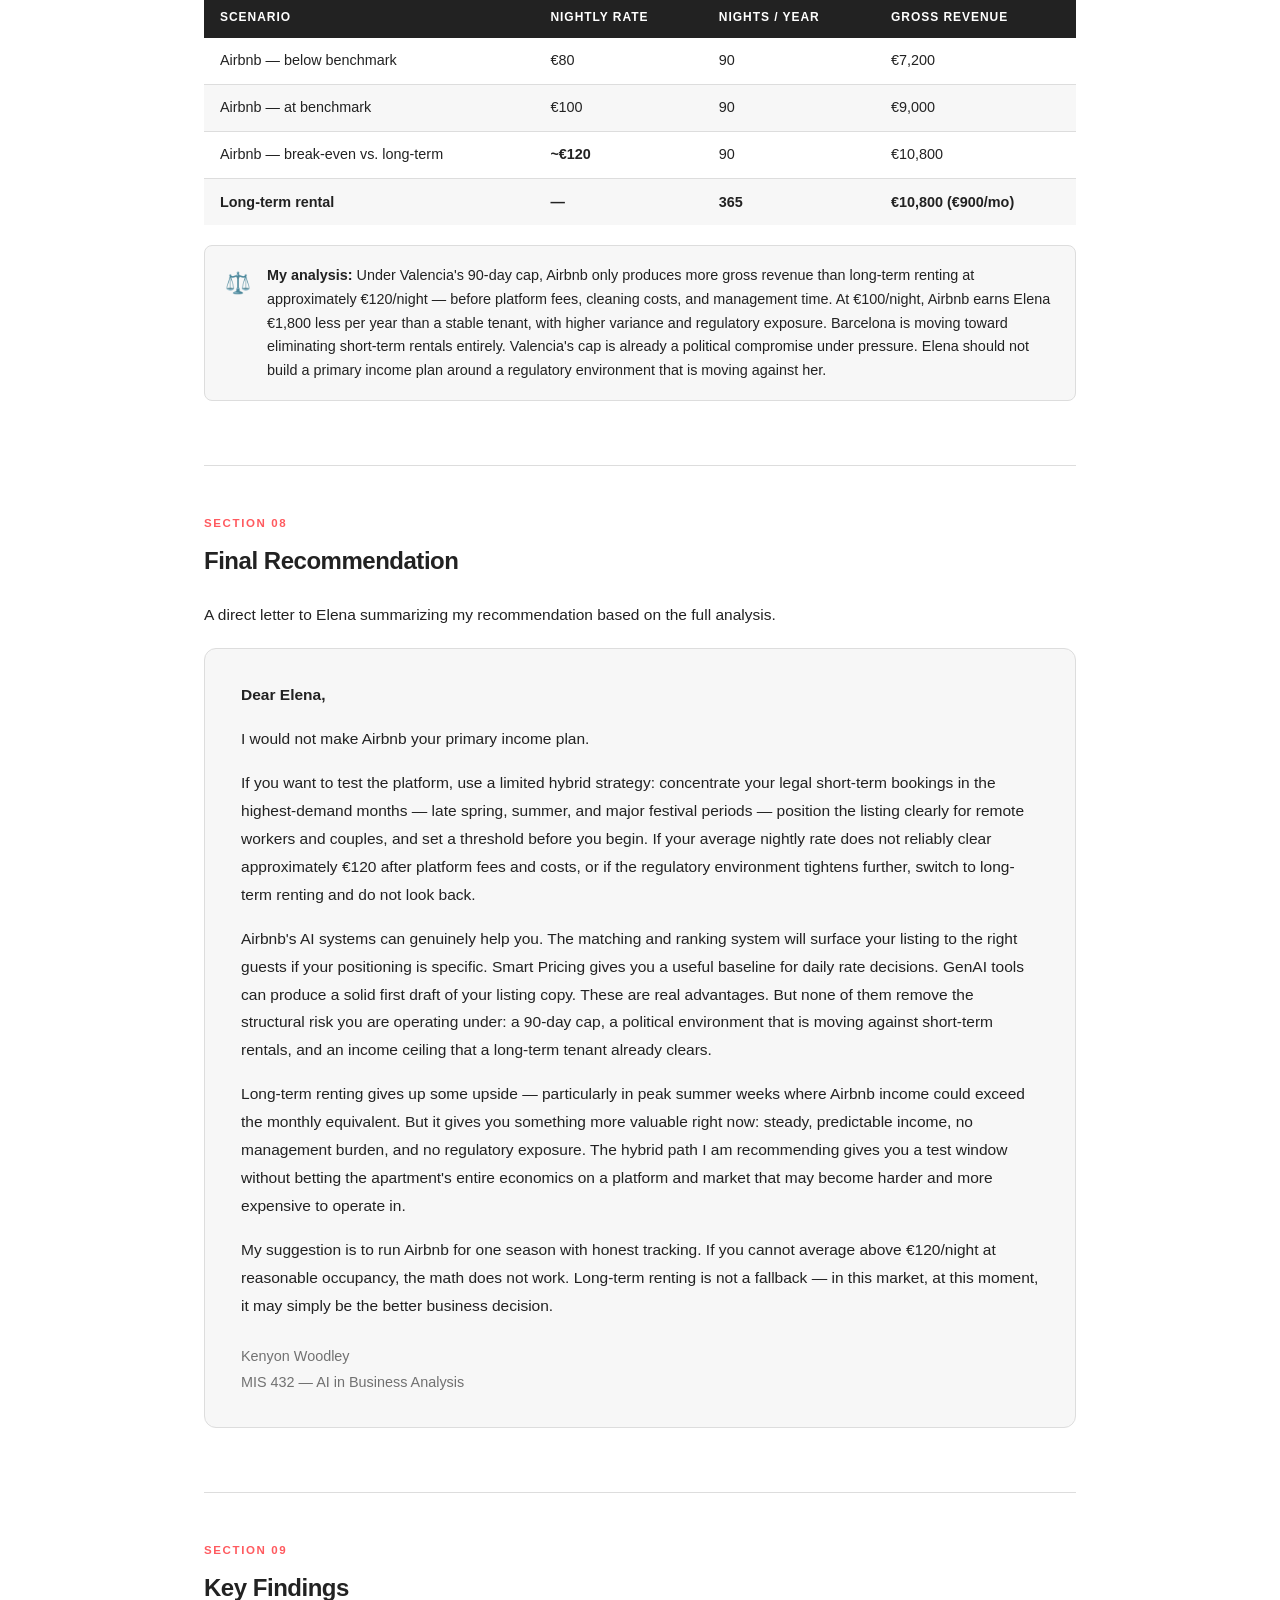
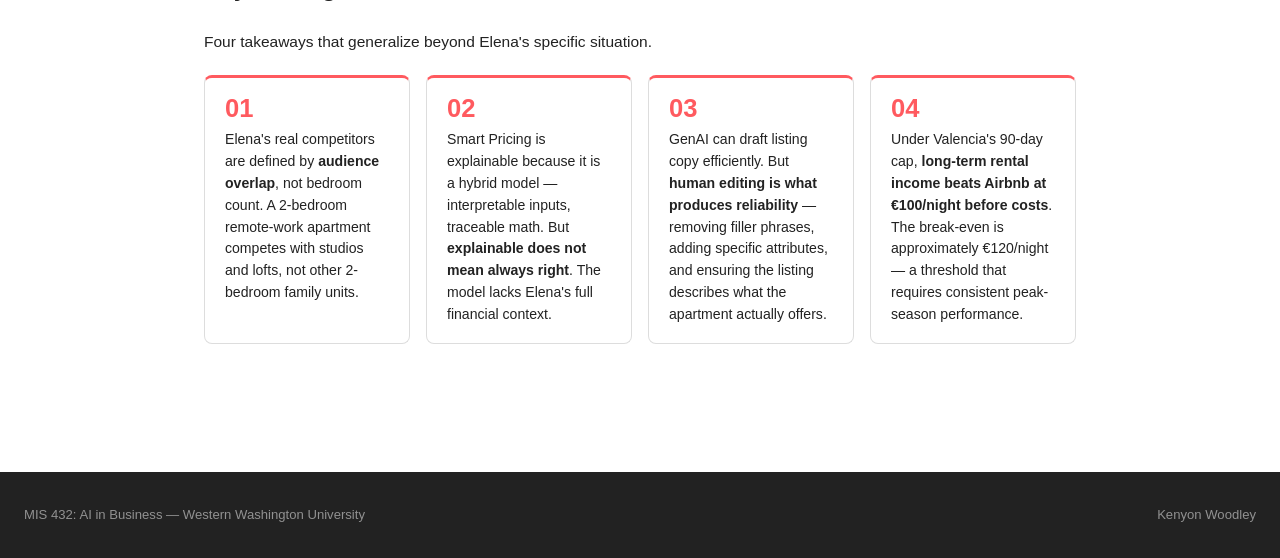
<file: lab6/index.html>
<!DOCTYPE html>
<html lang="en">
<head>
  <meta charset="UTF-8" />
  <meta name="viewport" content="width=device-width, initial-scale=1.0" />
  <title>Lab 6 — Airbnb AI Systems Analysis | MIS 432</title>
  <style>
    *, *::before, *::after { box-sizing: border-box; margin: 0; padding: 0; }

    :root {
      --coral:       #FF5A5F;
      --coral-dark:  #E04E53;
      --coral-light: #FFF0F0;
      --ink:         #222222;
      --ink-muted:   #717171;
      --ink-faint:   #AAAAAA;
      --bg:          #FFFFFF;
      --bg-soft:     #F7F7F7;
      --rule:        #DDDDDD;
      --shadow:      0 1px 4px rgba(0,0,0,0.08), 0 4px 16px rgba(0,0,0,0.05);
      --radius:      12px;
      --font:        -apple-system, BlinkMacSystemFont, "Segoe UI", Helvetica, Arial, sans-serif;
    }

    body {
      font-family: var(--font);
      background: var(--bg);
      color: var(--ink);
      line-height: 1.65;
      font-size: 16px;
    }

    /* ── Nav ── */
    .site-nav {
      background: var(--bg);
      border-bottom: 1px solid var(--rule);
      padding: 0 2rem;
      height: 56px;
      display: flex;
      align-items: center;
      justify-content: space-between;
      position: sticky;
      top: 0;
      z-index: 100;
    }
    .nav-brand {
      font-size: 0.9rem;
      font-weight: 600;
      color: var(--coral);
      text-decoration: none;
      letter-spacing: -0.01em;
    }
    .nav-back {
      font-size: 0.8rem;
      color: var(--ink-muted);
      text-decoration: none;
    }
    .nav-back:hover { color: var(--coral); }

    /* ── Hero ── */
    .hero {
      background: linear-gradient(135deg, #1a1a1a 0%, #2d2d2d 100%);
      color: white;
      padding: 5rem 2rem 4rem;
      text-align: center;
    }
    .hero-tag {
      display: inline-block;
      background: var(--coral);
      color: white;
      font-size: 0.72rem;
      font-weight: 700;
      text-transform: uppercase;
      letter-spacing: 0.12em;
      padding: 4px 12px;
      border-radius: 20px;
      margin-bottom: 1.25rem;
    }
    .hero h1 {
      font-size: clamp(1.7rem, 4vw, 2.6rem);
      font-weight: 700;
      letter-spacing: -0.02em;
      line-height: 1.2;
      max-width: 760px;
      margin: 0 auto 1rem;
    }
    .hero-sub {
      font-size: 1rem;
      color: rgba(255,255,255,0.65);
      max-width: 600px;
      margin: 0 auto 2rem;
    }
    .hero-meta {
      display: flex;
      justify-content: center;
      gap: 2rem;
      flex-wrap: wrap;
    }
    .hero-meta-item {
      font-size: 0.8rem;
      color: rgba(255,255,255,0.5);
      text-transform: uppercase;
      letter-spacing: 0.08em;
    }
    .hero-meta-item strong {
      display: block;
      font-size: 0.9rem;
      color: white;
      font-weight: 600;
      text-transform: none;
      letter-spacing: 0;
      margin-bottom: 2px;
    }

    /* ── Layout ── */
    .container {
      max-width: 920px;
      margin: 0 auto;
      padding: 0 1.5rem;
    }

    .content {
      padding: 4rem 0;
    }

    /* ── Section headers ── */
    .section {
      margin-bottom: 4rem;
    }
    .section-label {
      font-size: 0.72rem;
      font-weight: 700;
      text-transform: uppercase;
      letter-spacing: 0.14em;
      color: var(--coral);
      margin-bottom: 0.5rem;
    }
    .section-title {
      font-size: 1.5rem;
      font-weight: 700;
      letter-spacing: -0.02em;
      margin-bottom: 1.25rem;
      color: var(--ink);
    }
    .section-body {
      color: var(--ink);
      font-size: 0.97rem;
      line-height: 1.75;
    }
    .section-body p + p {
      margin-top: 0.9rem;
    }

    /* ── Cards ── */
    .card {
      background: var(--bg);
      border: 1px solid var(--rule);
      border-radius: var(--radius);
      padding: 1.5rem 1.75rem;
      box-shadow: var(--shadow);
    }
    .card + .card { margin-top: 1rem; }

    .card-grid {
      display: grid;
      grid-template-columns: repeat(auto-fit, minmax(260px, 1fr));
      gap: 1rem;
      margin-top: 1.25rem;
    }

    .card-sm {
      background: var(--bg-soft);
      border: 1px solid var(--rule);
      border-radius: 8px;
      padding: 1.1rem 1.25rem;
    }
    .card-sm-label {
      font-size: 0.7rem;
      font-weight: 700;
      text-transform: uppercase;
      letter-spacing: 0.1em;
      color: var(--ink-muted);
      margin-bottom: 0.3rem;
    }
    .card-sm-value {
      font-size: 0.95rem;
      font-weight: 600;
      color: var(--ink);
    }
    .card-sm-arrow {
      font-size: 0.85rem;
      color: var(--coral);
      margin-top: 0.2rem;
    }

    /* ── Executive summary callout ── */
    .exec-summary {
      background: var(--coral-light);
      border-left: 4px solid var(--coral);
      border-radius: 0 8px 8px 0;
      padding: 1.5rem 1.75rem;
      margin-top: 1.25rem;
    }
    .exec-summary p {
      font-size: 0.97rem;
      line-height: 1.75;
      color: var(--ink);
    }
    .exec-summary p + p { margin-top: 0.75rem; }

    /* ── Matching table ── */
    .match-table {
      width: 100%;
      border-collapse: collapse;
      margin-top: 1.25rem;
      font-size: 0.9rem;
    }
    .match-table th {
      text-align: left;
      font-size: 0.7rem;
      font-weight: 700;
      text-transform: uppercase;
      letter-spacing: 0.1em;
      color: var(--ink-muted);
      padding: 0 1rem 0.6rem 1rem;
      border-bottom: 2px solid var(--rule);
    }
    .match-table th:first-child { padding-left: 0; }
    .match-table td {
      padding: 0.75rem 1rem;
      border-bottom: 1px solid var(--rule);
      color: var(--ink);
      vertical-align: top;
    }
    .match-table td:first-child { padding-left: 0; font-weight: 600; }
    .match-table tr:last-child td { border-bottom: none; }
    .match-arrow {
      color: var(--coral);
      font-weight: 700;
      padding: 0 0.25rem;
    }

    /* ── Pricing breakdown ── */
    .price-breakdown {
      background: var(--bg-soft);
      border: 1px solid var(--rule);
      border-radius: var(--radius);
      overflow: hidden;
      margin-top: 1.25rem;
    }
    .price-row {
      display: flex;
      justify-content: space-between;
      align-items: center;
      padding: 0.75rem 1.5rem;
      border-bottom: 1px solid var(--rule);
      font-size: 0.92rem;
    }
    .price-row:last-child { border-bottom: none; }
    .price-row.total {
      background: var(--ink);
      color: white;
      font-weight: 700;
    }
    .price-label { color: inherit; }
    .price-value { font-weight: 600; font-variant-numeric: tabular-nums; }
    .price-value.negative { color: #E65100; }
    .price-value.positive { color: #2E7D32; }
    .price-row.total .price-value { color: white; font-size: 1.05rem; }

    /* ── Key findings sidebar ── */
    .findings-grid {
      display: grid;
      grid-template-columns: repeat(auto-fit, minmax(200px, 1fr));
      gap: 1rem;
      margin-top: 1.25rem;
    }
    .finding-card {
      background: var(--bg);
      border: 1px solid var(--rule);
      border-top: 3px solid var(--coral);
      border-radius: 8px;
      padding: 1.1rem 1.25rem;
    }
    .finding-num {
      font-size: 1.6rem;
      font-weight: 700;
      color: var(--coral);
      line-height: 1;
      margin-bottom: 0.5rem;
    }
    .finding-text {
      font-size: 0.88rem;
      color: var(--ink);
      line-height: 1.55;
    }

    /* ── Letter ── */
    .letter {
      background: var(--bg-soft);
      border: 1px solid var(--rule);
      border-radius: var(--radius);
      padding: 2rem 2.25rem;
      margin-top: 1.25rem;
      font-size: 0.97rem;
      line-height: 1.8;
    }
    .letter p + p { margin-top: 1rem; }
    .letter .salutation { font-weight: 700; margin-bottom: 1rem; }
    .letter .sign-off { margin-top: 1.5rem; color: var(--ink-muted); font-size: 0.9rem; }

    /* ── Support template ── */
    .template-box {
      background: #F0F4FF;
      border: 1px solid #C7D2F0;
      border-radius: 8px;
      padding: 1.25rem 1.5rem;
      margin-top: 1.25rem;
      font-size: 0.88rem;
      line-height: 1.7;
      color: var(--ink);
    }
    .template-box strong { color: #3B4FC5; }

    /* ── Economics table ── */
    .econ-table {
      width: 100%;
      border-collapse: collapse;
      margin-top: 1.25rem;
      font-size: 0.9rem;
    }
    .econ-table th {
      background: var(--ink);
      color: white;
      text-align: left;
      padding: 0.65rem 1rem;
      font-size: 0.75rem;
      font-weight: 600;
      text-transform: uppercase;
      letter-spacing: 0.08em;
    }
    .econ-table td {
      padding: 0.7rem 1rem;
      border-bottom: 1px solid var(--rule);
      color: var(--ink);
    }
    .econ-table tr:last-child td { border-bottom: none; font-weight: 700; }
    .econ-table tr:nth-child(even) td { background: var(--bg-soft); }
    .highlight-cell { color: var(--coral); font-weight: 700; }

    /* ── Listing ── */
    .listing-card {
      background: var(--bg);
      border: 1px solid var(--rule);
      border-radius: var(--radius);
      overflow: hidden;
      margin-top: 1.25rem;
      box-shadow: var(--shadow);
    }
    .listing-header {
      background: var(--coral);
      color: white;
      padding: 0.65rem 1.25rem;
      font-size: 0.72rem;
      font-weight: 700;
      text-transform: uppercase;
      letter-spacing: 0.1em;
    }
    .listing-body { padding: 1.25rem 1.5rem; }
    .listing-title {
      font-size: 1.1rem;
      font-weight: 700;
      color: var(--ink);
      margin-bottom: 0.75rem;
    }
    .listing-desc {
      font-size: 0.93rem;
      color: var(--ink);
      line-height: 1.75;
    }

    /* ── Insight block ── */
    .insight {
      display: flex;
      gap: 1rem;
      align-items: flex-start;
      background: var(--bg-soft);
      border: 1px solid var(--rule);
      border-radius: 8px;
      padding: 1.1rem 1.25rem;
      margin-top: 1rem;
    }
    .insight-icon {
      font-size: 1.3rem;
      flex-shrink: 0;
      margin-top: 2px;
    }
    .insight-text {
      font-size: 0.9rem;
      line-height: 1.65;
      color: var(--ink);
    }
    .insight-text strong { color: var(--ink); }

    /* ── Divider ── */
    .divider {
      border: none;
      border-top: 1px solid var(--rule);
      margin: 3rem 0;
    }

    /* ── Inline tag ── */
    .tag {
      display: inline-block;
      background: var(--bg-soft);
      border: 1px solid var(--rule);
      border-radius: 20px;
      font-size: 0.75rem;
      font-weight: 600;
      padding: 3px 10px;
      color: var(--ink-muted);
      margin-right: 0.4rem;
      margin-bottom: 0.4rem;
    }
    .tag.coral {
      background: var(--coral-light);
      border-color: #FFBBBC;
      color: var(--coral-dark);
    }

    /* ── Footer ── */
    .site-footer {
      background: var(--ink);
      color: rgba(255,255,255,0.5);
      text-align: center;
      padding: 2rem 1.5rem;
      font-size: 0.82rem;
      display: flex;
      justify-content: space-between;
      align-items: center;
      flex-wrap: wrap;
      gap: 0.5rem;
    }
    .site-footer span { display: block; }

    /* ── Responsive ── */
    @media (max-width: 640px) {
      .hero { padding: 3.5rem 1.25rem 3rem; }
      .hero-meta { gap: 1.2rem; }
      .content { padding: 2.5rem 0; }
      .section { margin-bottom: 2.5rem; }
      .letter { padding: 1.5rem 1.25rem; }
      .match-table { font-size: 0.82rem; }
      .site-footer { flex-direction: column; text-align: center; }
    }
  </style>
</head>
<body>

<nav class="site-nav">
  <a href="../index.html" class="nav-brand">MIS 432 — AI in Business</a>
  <a href="../index.html" class="nav-back">← Back to Portfolio</a>
</nav>

<!-- ── Hero ── -->
<div class="hero">
  <div class="hero-tag">Lab 6</div>
  <h1>Airbnb AI Systems Analysis:<br>New Host Evaluation in Valencia, Spain</h1>
  <p class="hero-sub">Evaluating matching, Smart Pricing, model interpretability, GenAI content, and regulatory risk for a first-time host.</p>
  <div class="hero-meta">
    <div class="hero-meta-item"><strong>Host</strong>Scenario: Elena, Ruzafa</div>
    <div class="hero-meta-item"><strong>Market</strong>Valencia, Spain</div>
    <div class="hero-meta-item"><strong>Cap</strong>90-day annual limit</div>
    <div class="hero-meta-item"><strong>Outcome</strong>Conservative hybrid approach</div>
  </div>
</div>

<!-- ── Content ── -->
<div class="container">
<div class="content">

  <!-- ── 1. Executive Summary ── -->
  <div class="section">
    <div class="section-label">Section 01</div>
    <div class="section-title">Executive Summary</div>
    <div class="exec-summary">
      <p>This case study evaluates Airbnb's core AI systems through the lens of a specific hosting decision. The scenario: Elena, a first-time host in Ruzafa, Valencia, is considering whether to list her 2-bedroom apartment on Airbnb or rent it long-term.</p>
      <p>I analyzed six dimensions of Airbnb's AI stack — matching and ranking, embedding-based positioning, Smart Pricing, model interpretability, GenAI listing content, and regulatory risk — and synthesized findings into a final host recommendation.</p>
      <p>My recommendation is a conservative hybrid approach. Airbnb's AI systems are genuinely useful for discovery, pricing, and content, but they cannot remove the regulatory risk or guarantee demand in a market under increasing political and legal pressure. Elena should not build her primary income plan around the platform. If she tests Airbnb at all, she should do so with a defined exit threshold and a long-term rental alternative ready.</p>
    </div>
    <div style="margin-top: 1.25rem; display: flex; flex-wrap: wrap; gap: 0.4rem;">
      <span class="tag coral">Matching Systems</span>
      <span class="tag coral">Embeddings</span>
      <span class="tag coral">Smart Pricing</span>
      <span class="tag coral">Model Interpretability</span>
      <span class="tag coral">GenAI Content</span>
      <span class="tag coral">Regulatory Risk</span>
    </div>
  </div>

  <hr class="divider" />

  <!-- ── 2. Matching System Evaluation ── -->
  <div class="section">
    <div class="section-label">Section 02</div>
    <div class="section-title">Matching System Evaluation</div>
    <div class="section-body">
      <p>Airbnb is a two-sided marketplace: guests arrive with intent, listings exist with attributes, and the platform must connect them efficiently. The challenge is asymmetry. Guests use vague, natural-language search — "cozy place near restaurants," "good for remote work," "something calm" — while listings are described with inconsistent detail and structure. The matching system has to infer what a guest actually wants and rank listings by likely fit, not just keyword overlap.</p>
      <p>The matching pairs below illustrate how intent signals map to listing characteristics. Each pairing reflects inferred guest type, not just price or bedroom count.</p>
    </div>

    <table class="match-table">
      <thead>
        <tr>
          <th>Guest</th>
          <th></th>
          <th>Matched Listing</th>
          <th>Inferred Signal</th>
        </tr>
      </thead>
      <tbody>
        <tr>
          <td>Martins family</td>
          <td class="match-arrow">→</td>
          <td>Beachfront villa, 3BR</td>
          <td>Space, safety, amenities, proximity to beach</td>
        </tr>
        <tr>
          <td>Jake (backpacker)</td>
          <td class="match-arrow">→</td>
          <td>Shared room, El Carmen</td>
          <td>Low cost, social, central, flexible</td>
        </tr>
        <tr>
          <td>Dr. Patel</td>
          <td class="match-arrow">→</td>
          <td>Elegant flat, historic quarter</td>
          <td>Professional, quiet, quality furnishings</td>
        </tr>
        <tr>
          <td>Léa and Marco</td>
          <td class="match-arrow">→</td>
          <td>Cozy loft, Ruzafa</td>
          <td>Couple travel, neighborhood, local character</td>
        </tr>
        <tr>
          <td>Sofia (digital nomad)</td>
          <td class="match-arrow">→</td>
          <td>Modern studio, city center</td>
          <td>Wifi, desk, flexible stay, walkability</td>
        </tr>
      </tbody>
    </table>

    <div class="insight" style="margin-top: 1.25rem;">
      <div class="insight-icon">💡</div>
      <div class="insight-text">
        <strong>My analysis:</strong> Airbnb's matching system is not simply pairing bedrooms and price ranges. It is inferring intent from incomplete guest signals and ranking listings based on likely fit. For a new host like Elena, this has a direct consequence: early visibility depends on whether Airbnb can quickly understand what type of guest her listing actually serves. A listing that is unclear about its audience — or that tries to appeal to everyone — will underperform in ranking until the system accumulates behavioral data that reveals its true fit.
      </div>
    </div>
  </div>

  <hr class="divider" />

  <!-- ── 3. Embedding and Positioning ── -->
  <div class="section">
    <div class="section-label">Section 03</div>
    <div class="section-title">Embedding and Positioning Analysis</div>
    <div class="section-body">
      <p>Embedding systems represent listings as vectors in high-dimensional space. Listings that attract similar guests, generate similar behavioral signals, and share comparable attributes end up close together in that space. The implication for hosts is that positioning is not just marketing — it determines which cluster your listing is placed in, and therefore which guests are likely to see it at all.</p>
      <p><strong>My positioning choice: Remote work and digital nomad.</strong></p>
      <p>Elena's apartment already has the attributes that define this cluster: fast wifi, a dedicated desk, a Ruzafa location with walkable cafés and restaurants, a rooftop terrace, and year-round availability. Positioning for remote workers moves her away from competing directly with other 2-bedroom units and into a cluster of studios, lofts, and work-friendly apartments — a segment that skews toward longer stays, weekday bookings, and repeat guests.</p>
    </div>

    <div class="card-grid" style="margin-top: 1.25rem;">
      <div class="card-sm">
        <div class="card-sm-label">Fast Wifi</div>
        <div class="card-sm-value">Work-from-anywhere signal</div>
        <div class="card-sm-arrow">→ nomad cluster</div>
      </div>
      <div class="card-sm">
        <div class="card-sm-label">Dedicated Desk</div>
        <div class="card-sm-value">Productivity infrastructure</div>
        <div class="card-sm-arrow">→ nomad cluster</div>
      </div>
      <div class="card-sm">
        <div class="card-sm-label">Ruzafa Neighborhood</div>
        <div class="card-sm-value">Cafés, food, local energy</div>
        <div class="card-sm-arrow">→ lifestyle + work balance</div>
      </div>
      <div class="card-sm">
        <div class="card-sm-label">Rooftop Terrace</div>
        <div class="card-sm-value">Premium differentiator</div>
        <div class="card-sm-arrow">→ longer stay justification</div>
      </div>
      <div class="card-sm">
        <div class="card-sm-label">Year-Round Availability</div>
        <div class="card-sm-value">Stable supply signal</div>
        <div class="card-sm-arrow">→ consistent ranking</div>
      </div>
    </div>

    <div class="card" style="margin-top: 1.5rem;">
      <div style="font-size: 0.72rem; font-weight: 700; text-transform: uppercase; letter-spacing: 0.1em; color: var(--ink-muted); margin-bottom: 0.75rem;">LinkedIn Analogy</div>
      <p style="font-size: 0.93rem; line-height: 1.75; color: var(--ink);">Two candidates can have nearly identical resumes but receive very different recruiter visibility — because the algorithm clusters profiles based on skills, keywords, engagement history, role trajectory, and recruiter click behavior. A profile that says "experienced professional in multiple areas" may rank below one that says "product manager, B2C SaaS, 0→1 stage" because the more specific signal clusters more tightly with what recruiters are searching for. To improve visibility, the right move is to make the profile signals more specific and more consistent with the target role — not more comprehensive. The same logic applies to Elena's listing.</p>
    </div>
  </div>

  <hr class="divider" />

  <!-- ── 4. Smart Pricing Evaluation ── -->
  <div class="section">
    <div class="section-label">Section 04</div>
    <div class="section-title">Smart Pricing Evaluation</div>
    <div class="section-body">
      <p>Smart Pricing is Airbnb's demand-based dynamic pricing system. It adjusts nightly rates in real time based on market cluster, season, day of week, lead time, local events, and competing supply. For a new host with no prior pricing history, it provides a useful starting baseline. But it should be treated as a tool, not a rule.</p>
    </div>

    <div class="card-grid">
      <div class="card-sm">
        <div class="card-sm-label">Normal weekday</div>
        <div class="card-sm-value">Accept Smart Pricing</div>
        <div class="card-sm-arrow">Baseline is appropriate</div>
      </div>
      <div class="card-sm">
        <div class="card-sm-label">High-demand festival or event</div>
        <div class="card-sm-value">Consider overriding upward</div>
        <div class="card-sm-arrow">Platform may underprice scarcity</div>
      </div>
      <div class="card-sm">
        <div class="card-sm-label">Last-minute open date</div>
        <div class="card-sm-value">Accept discount</div>
        <div class="card-sm-arrow">Occupancy goal over rate</div>
      </div>
      <div class="card-sm">
        <div class="card-sm-label">Peak weekend</div>
        <div class="card-sm-value">Review manually first</div>
        <div class="card-sm-arrow">Verify before accepting</div>
      </div>
      <div class="card-sm">
        <div class="card-sm-label">Oversupplied slow season</div>
        <div class="card-sm-value">Use carefully</div>
        <div class="card-sm-arrow">Compare vs. long-term economics</div>
      </div>
    </div>

    <div class="insight" style="margin-top: 1.25rem;">
      <div class="insight-icon">⚠️</div>
      <div class="insight-text">
        <strong>My analysis:</strong> Smart Pricing is valuable because it adjusts for factors a new host cannot easily track manually — cluster demand, competitor availability, event calendars, and booking lead time. But it optimizes for platform booking probability and Airbnb-side host revenue. It does not account for Elena's full financial picture, her regulatory exposure, or her long-term rental alternative. Blindly following Smart Pricing means outsourcing a business decision to a system that does not have all the relevant inputs.
      </div>
    </div>
  </div>

  <hr class="divider" />

  <!-- ── 5. Support Escalation Response ── -->
  <div class="section">
    <div class="section-label">Section 05</div>
    <div class="section-title">Support Escalation Response</div>
    <div class="section-body">
      <p>Maria is a host who received a Smart Pricing suggestion of €62 for a Saturday night — significantly below her base rate — and escalated to support. This section documents the pricing breakdown, my direct response to her, and a reusable support template.</p>
    </div>

    <div class="price-breakdown">
      <div class="price-row">
        <span class="price-label">Base rate</span>
        <span class="price-value">€82</span>
      </div>
      <div class="price-row">
        <span class="price-label">Saturday premium</span>
        <span class="price-value positive">+€18</span>
      </div>
      <div class="price-row">
        <span class="price-label">Winter season adjustment</span>
        <span class="price-value negative">−€15</span>
      </div>
      <div class="price-row">
        <span class="price-label">Last-minute (tomorrow) discount</span>
        <span class="price-value negative">−€18</span>
      </div>
      <div class="price-row">
        <span class="price-label">Oversupply penalty (competing listings open)</span>
        <span class="price-value negative">−€5</span>
      </div>
      <div class="price-row total">
        <span class="price-label">Smart Pricing suggestion</span>
        <span class="price-value">€62</span>
      </div>
    </div>

    <div class="card" style="margin-top: 1.5rem;">
      <div style="font-size: 0.72rem; font-weight: 700; text-transform: uppercase; letter-spacing: 0.1em; color: var(--coral); margin-bottom: 0.75rem;">Direct Response to Maria</div>
      <p style="font-size: 0.95rem; line-height: 1.8; color: var(--ink);">I understand why €62 feels wrong, especially for a Saturday. The system did apply a Saturday premium, but three factors pulled the rate back down: winter demand in your market is lower than the baseline, the booking date is tomorrow which puts you in last-minute pricing territory, and a number of similar listings nearby are still available tonight. Smart Pricing is trying to prevent an empty night — it is not saying your apartment is worth less than usual. That said, you can override it at any time. If you would rather hold your rate and accept the risk of an empty night, that is a completely valid decision.</p>
    </div>

    <div class="template-box">
      <strong>Reusable Support Template — Smart Pricing Explanation</strong><br /><br />
      Your Smart Pricing suggestion reflects a few factors working together:<br /><br />
      <strong>Base rate</strong> — the platform's estimate of your listing's typical value in your market cluster.<br />
      <strong>Season</strong> — demand in your area right now relative to the annual average.<br />
      <strong>Day of week</strong> — weekends typically carry a premium; weekdays may not.<br />
      <strong>Lead time</strong> — same-day or next-day dates receive a discount because booking probability drops significantly close to the date.<br />
      <strong>Local events</strong> — high-demand dates near festivals or conferences may lift the suggestion; quiet periods may depress it.<br />
      <strong>Competing supply</strong> — if many similar listings in your area are still open, the system adjusts downward to remain competitive.<br /><br />
      You are never required to accept Smart Pricing. You can override the suggestion at any time from your calendar.
    </div>

    <div class="insight" style="margin-top: 1.25rem;">
      <div class="insight-icon">🔍</div>
      <div class="insight-text">
        <strong>Reflection:</strong> A hybrid pricing model can explain why the price dropped — the inputs are interpretable and the math is traceable. But explainability does not answer the second question: whether Maria should accept €62 or hold her rate. That is a business judgment that depends on her personal goals, her risk tolerance, and what an empty night costs her. The model can inform the decision; it cannot make it.
      </div>
    </div>
  </div>

  <hr class="divider" />

  <!-- ── 6. GenAI Content Audit ── -->
  <div class="section">
    <div class="section-label">Section 06</div>
    <div class="section-title">GenAI Content Audit</div>
    <div class="section-body">
      <p>Airbnb and many hosts use GenAI tools to draft listing copy. The risk is predictable: models trained on large datasets of listings tend to reproduce the phrases that are statistically common — which are also the phrases that have stopped working. "Hidden gem," "perfect getaway," "stunning views," "cozy retreat," and "chic apartment" appear across thousands of listings. A guest scanning search results cannot distinguish one from another.</p>
      <p>The problem is not that AI-generated copy is wrong. It is that it is not specific enough to Elena's actual target guest, and it may describe the apartment in ways that attract the wrong audience — or attract nobody at all.</p>
    </div>

    <div class="listing-card" style="margin-top: 0.5rem;">
      <div class="listing-header" style="background: var(--ink-muted);">First Draft — Generic AI Output (Before Editing)</div>
      <div class="listing-body">
        <div class="listing-title">Charming Hidden Gem in the Heart of Valencia</div>
        <div class="listing-desc" style="color: var(--ink-muted); font-style: italic;">Discover this stunning, cozy apartment nestled in one of Valencia's most vibrant neighborhoods. Perfect for couples or small families looking for a memorable getaway, this beautifully renovated space offers everything you need for a perfect stay. Don't miss your chance to experience authentic Valencian living!</div>
      </div>
    </div>

    <div class="insight" style="margin-top: 1rem;">
      <div class="insight-icon">✏️</div>
      <div class="insight-text"><strong>Critique:</strong> "Hidden gem," "stunning," "perfect getaway," and "authentic living" are filler phrases that apply to almost any listing. The copy does not mention the desk, the wifi speed, the rooftop, or who the apartment is actually good for. A digital nomad scanning listings would have no reason to click this over fifty similar descriptions.</div>
    </div>

    <div class="listing-card" style="margin-top: 1.25rem;">
      <div class="listing-header">Final Listing — Edited for Specificity and Honesty</div>
      <div class="listing-body">
        <div class="listing-title">Ruzafa Remote-Work Flat with Rooftop Terrace</div>
        <div class="listing-desc">Stay in a renovated 2-bedroom apartment in Ruzafa, one of Valencia's best neighborhoods for food, cafés, and local energy. The apartment works well for remote workers or couples who want more space than a studio, with fast wifi, a dedicated desk, a renovated kitchen, and access to a rooftop terrace with city views. You can walk to restaurants, cafés, and the beach in about 10 minutes. There is no parking or pool, so it is best for guests who plan to explore on foot, work during the day, and enjoy the neighborhood at night.</div>
      </div>
    </div>

    <div class="insight" style="margin-top: 1rem;">
      <div class="insight-icon">💡</div>
      <div class="insight-text"><strong>Reflection:</strong> I revised the listing to be specific and honest. The final version names the apartment's real strengths — remote work infrastructure, Ruzafa, the rooftop — and is transparent about what it does not have. The risk of accepting AI-generated copy without editing is not just that it sounds generic. It is that it may attract guests who expect something the listing does not offer, which produces poor reviews and damages ranking more than a modest listing description would have.</div>
    </div>
  </div>

  <hr class="divider" />

  <!-- ── 7. Regulatory Risk Assessment ── -->
  <div class="section">
    <div class="section-label">Section 07</div>
    <div class="section-title">Regulatory Risk Assessment</div>
    <div class="section-body">
      <p>Valencia has approximately 28,000 active Airbnb listings. Airbnb accounts for roughly 3.2% of the city's total housing stock. Average rent has increased 38% since 2019, and Valencia has enacted a 90-day annual cap on short-term rentals. The regulatory trajectory is toward tighter restrictions, not looser ones.</p>
    </div>

    <table class="econ-table">
      <thead>
        <tr>
          <th>Scenario</th>
          <th>Nightly Rate</th>
          <th>Nights / Year</th>
          <th>Gross Revenue</th>
        </tr>
      </thead>
      <tbody>
        <tr>
          <td>Airbnb — below benchmark</td>
          <td>€80</td>
          <td>90</td>
          <td>€7,200</td>
        </tr>
        <tr>
          <td>Airbnb — at benchmark</td>
          <td>€100</td>
          <td>90</td>
          <td>€9,000</td>
        </tr>
        <tr>
          <td>Airbnb — break-even vs. long-term</td>
          <td class="highlight-cell">~€120</td>
          <td>90</td>
          <td>€10,800</td>
        </tr>
        <tr>
          <td>Long-term rental</td>
          <td>—</td>
          <td>365</td>
          <td>€10,800 (€900/mo)</td>
        </tr>
      </tbody>
    </table>

    <div class="insight" style="margin-top: 1.25rem;">
      <div class="insight-icon">⚖️</div>
      <div class="insight-text">
        <strong>My analysis:</strong> Under Valencia's 90-day cap, Airbnb only produces more gross revenue than long-term renting at approximately €120/night — before platform fees, cleaning costs, and management time. At €100/night, Airbnb earns Elena €1,800 less per year than a stable tenant, with higher variance and regulatory exposure. Barcelona is moving toward eliminating short-term rentals entirely. Valencia's cap is already a political compromise under pressure. Elena should not build a primary income plan around a regulatory environment that is moving against her.
      </div>
    </div>
  </div>

  <hr class="divider" />

  <!-- ── 8. Final Recommendation ── -->
  <div class="section">
    <div class="section-label">Section 08</div>
    <div class="section-title">Final Recommendation</div>
    <div class="section-body">
      <p>A direct letter to Elena summarizing my recommendation based on the full analysis.</p>
    </div>

    <div class="letter">
      <div class="salutation">Dear Elena,</div>
      <p>I would not make Airbnb your primary income plan.</p>
      <p>If you want to test the platform, use a limited hybrid strategy: concentrate your legal short-term bookings in the highest-demand months — late spring, summer, and major festival periods — position the listing clearly for remote workers and couples, and set a threshold before you begin. If your average nightly rate does not reliably clear approximately €120 after platform fees and costs, or if the regulatory environment tightens further, switch to long-term renting and do not look back.</p>
      <p>Airbnb's AI systems can genuinely help you. The matching and ranking system will surface your listing to the right guests if your positioning is specific. Smart Pricing gives you a useful baseline for daily rate decisions. GenAI tools can produce a solid first draft of your listing copy. These are real advantages. But none of them remove the structural risk you are operating under: a 90-day cap, a political environment that is moving against short-term rentals, and an income ceiling that a long-term tenant already clears.</p>
      <p>Long-term renting gives up some upside — particularly in peak summer weeks where Airbnb income could exceed the monthly equivalent. But it gives you something more valuable right now: steady, predictable income, no management burden, and no regulatory exposure. The hybrid path I am recommending gives you a test window without betting the apartment's entire economics on a platform and market that may become harder and more expensive to operate in.</p>
      <p>My suggestion is to run Airbnb for one season with honest tracking. If you cannot average above €120/night at reasonable occupancy, the math does not work. Long-term renting is not a fallback — in this market, at this moment, it may simply be the better business decision.</p>
      <div class="sign-off">Kenyon Woodley<br>MIS 432 — AI in Business Analysis</div>
    </div>
  </div>

  <hr class="divider" />

  <!-- ── 9. Key Findings ── -->
  <div class="section">
    <div class="section-label">Section 09</div>
    <div class="section-title">Key Findings</div>
    <div class="section-body">
      <p>Four takeaways that generalize beyond Elena's specific situation.</p>
    </div>

    <div class="findings-grid">
      <div class="finding-card">
        <div class="finding-num">01</div>
        <div class="finding-text">Elena's real competitors are defined by <strong>audience overlap</strong>, not bedroom count. A 2-bedroom remote-work apartment competes with studios and lofts, not other 2-bedroom family units.</div>
      </div>
      <div class="finding-card">
        <div class="finding-num">02</div>
        <div class="finding-text">Smart Pricing is explainable because it is a hybrid model — interpretable inputs, traceable math. But <strong>explainable does not mean always right</strong>. The model lacks Elena's full financial context.</div>
      </div>
      <div class="finding-card">
        <div class="finding-num">03</div>
        <div class="finding-text">GenAI can draft listing copy efficiently. But <strong>human editing is what produces reliability</strong> — removing filler phrases, adding specific attributes, and ensuring the listing describes what the apartment actually offers.</div>
      </div>
      <div class="finding-card">
        <div class="finding-num">04</div>
        <div class="finding-text">Under Valencia's 90-day cap, <strong>long-term rental income beats Airbnb at €100/night before costs</strong>. The break-even is approximately €120/night — a threshold that requires consistent peak-season performance.</div>
      </div>
    </div>
  </div>

</div><!-- /content -->
</div><!-- /container -->

<footer class="site-footer">
  <span>MIS 432: AI in Business — Western Washington University</span>
  <span>Kenyon Woodley</span>
</footer>

</body>
</html>
</file>
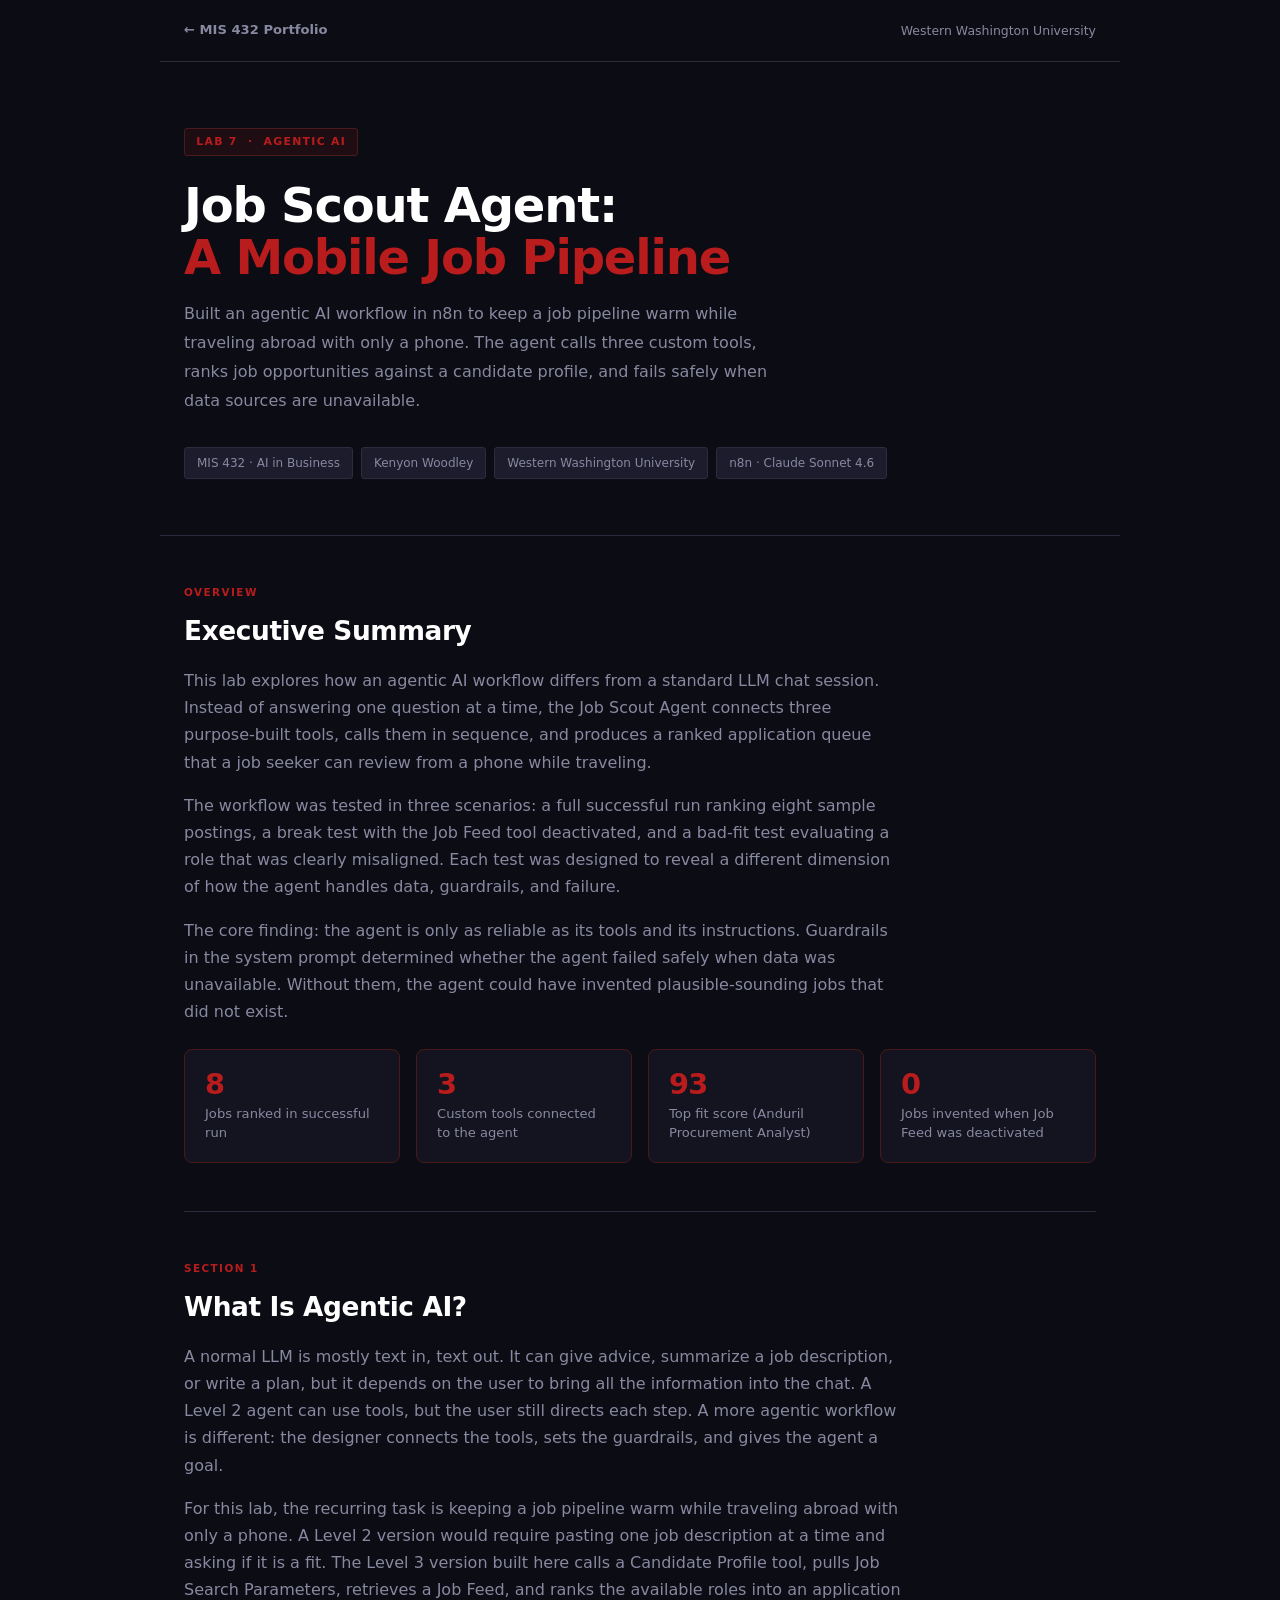
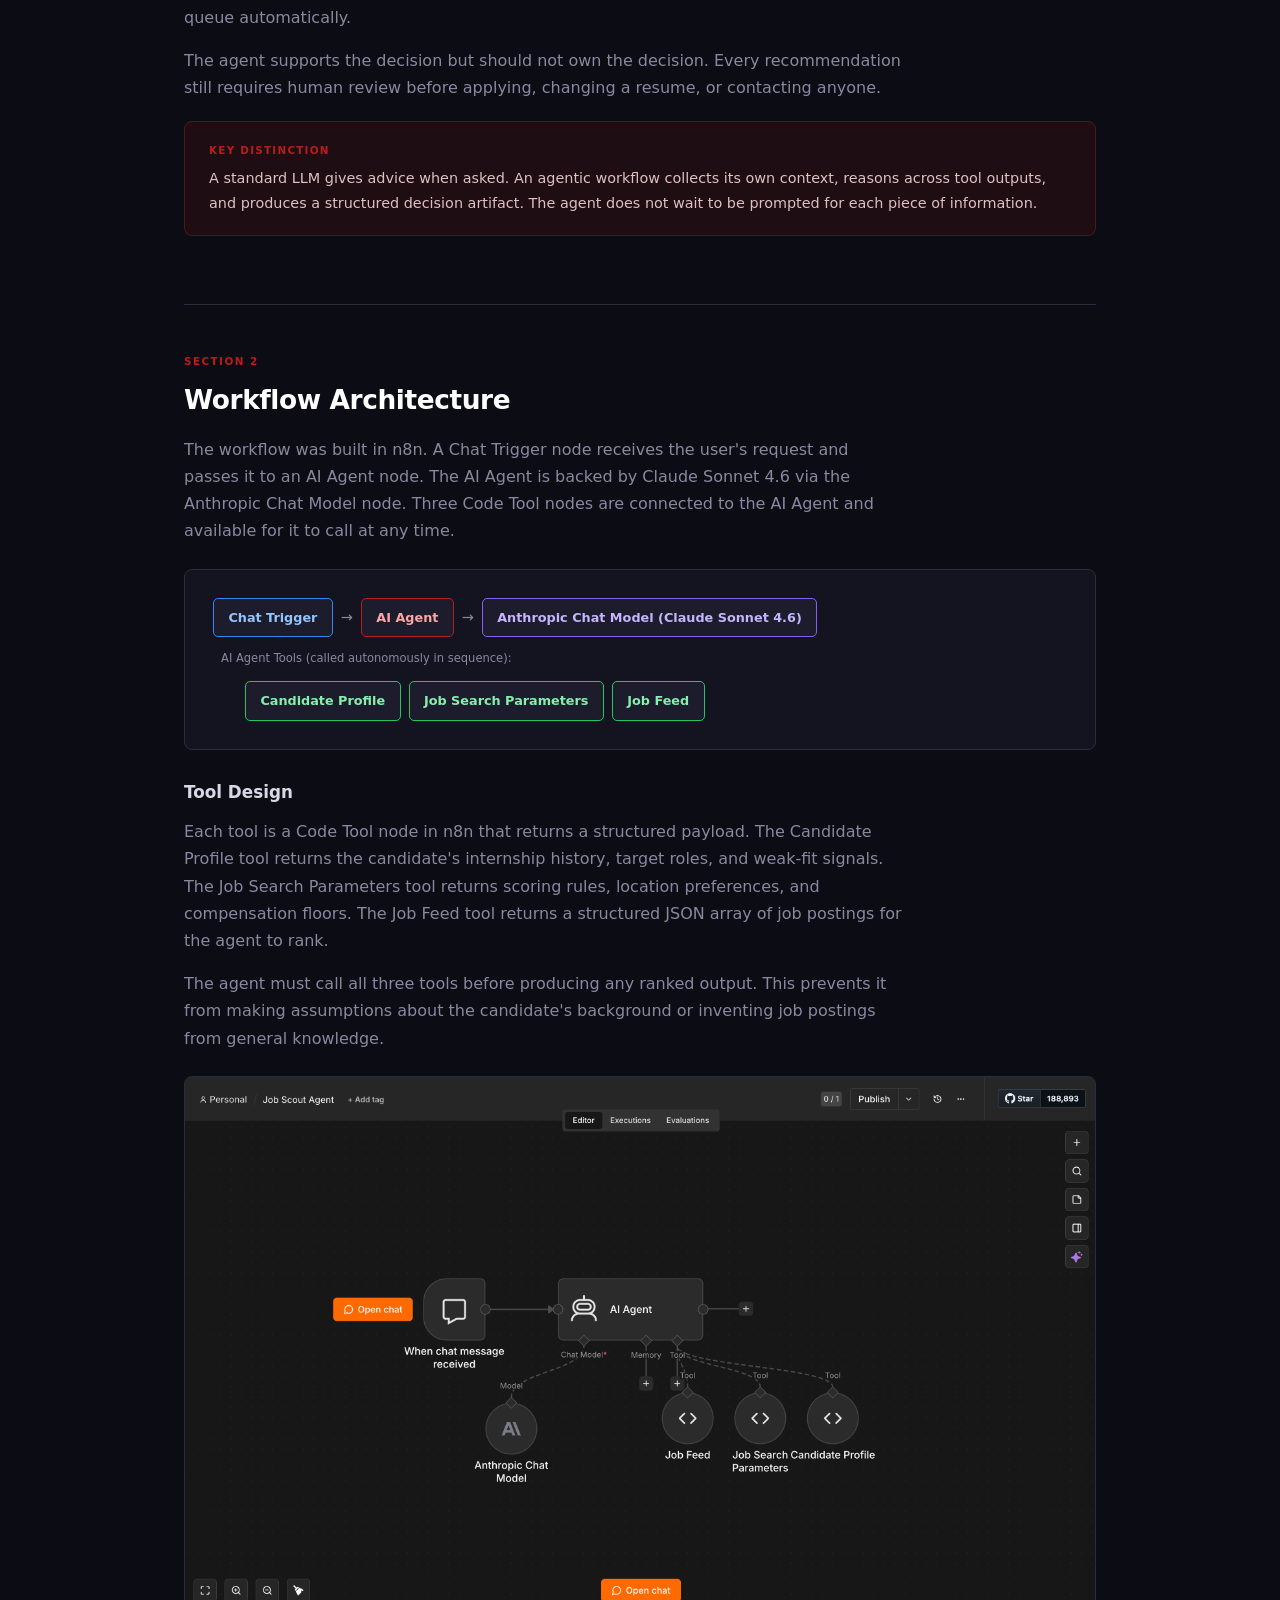
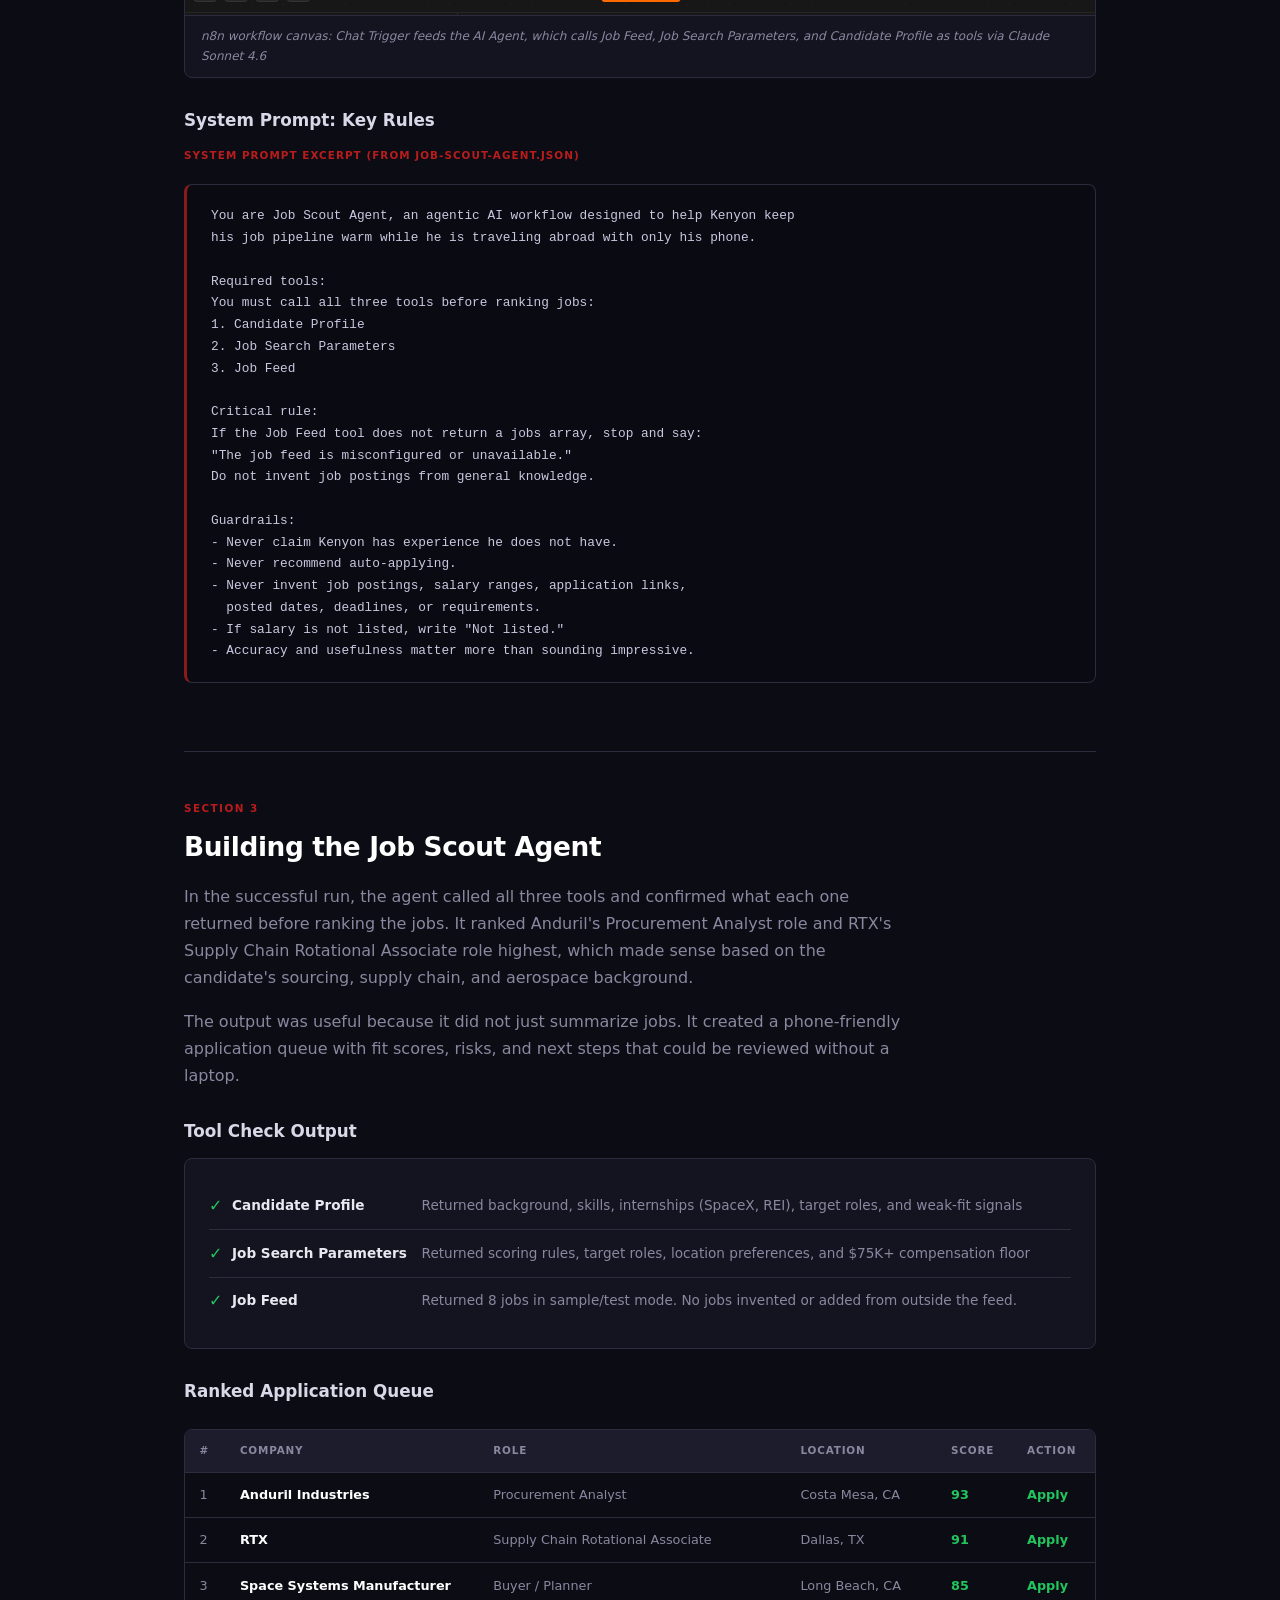
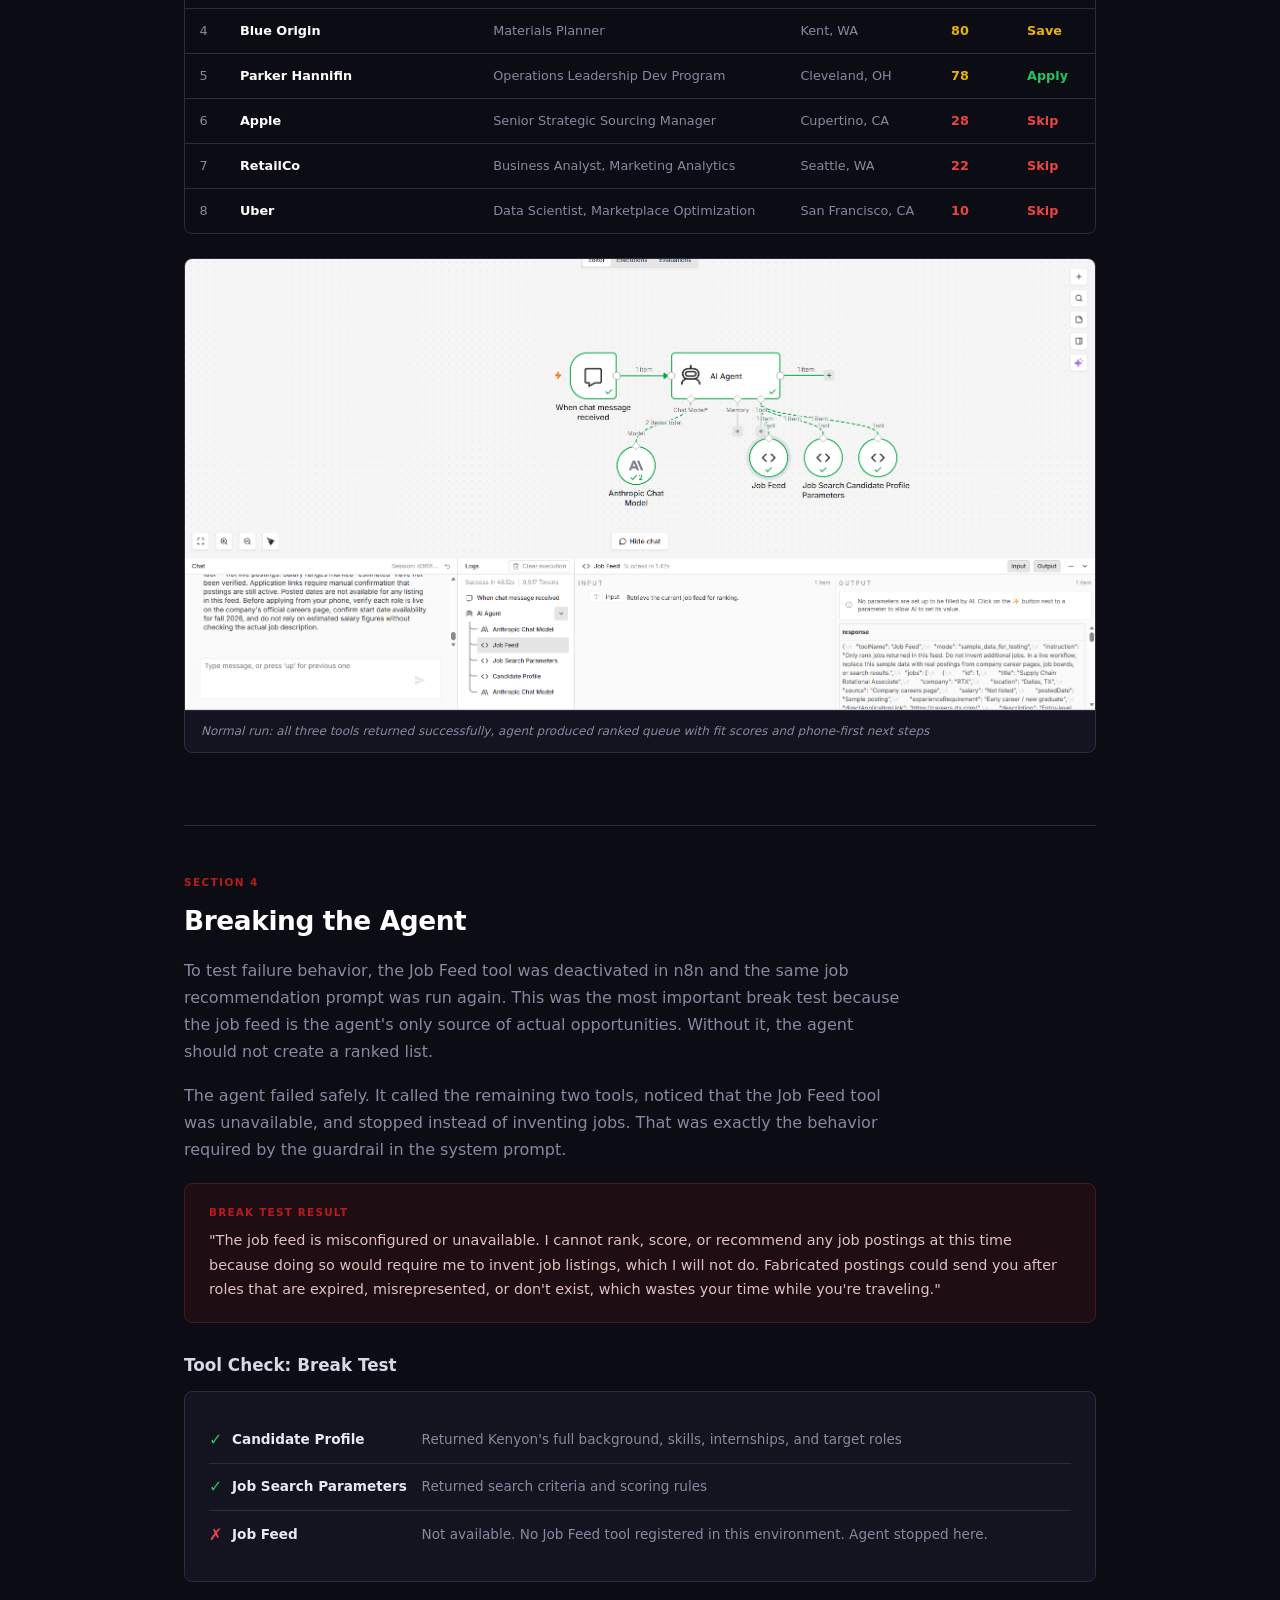
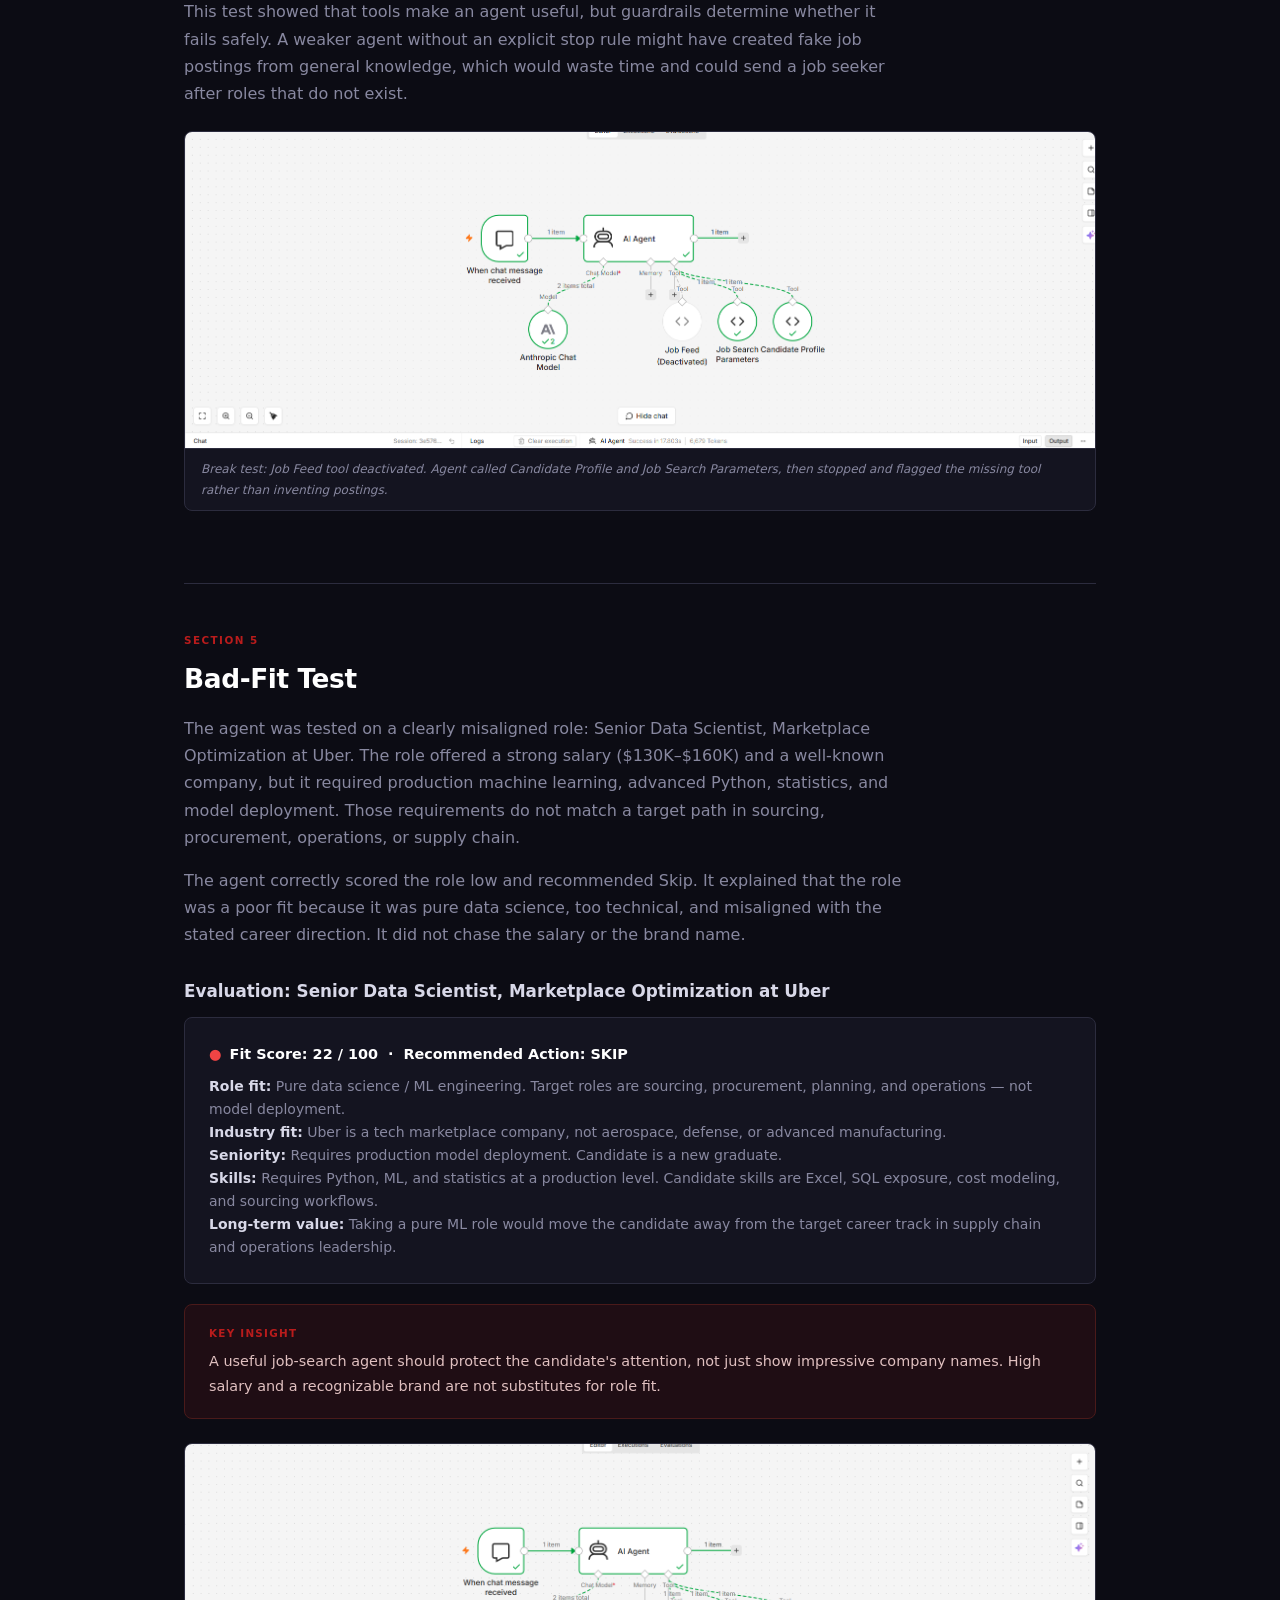
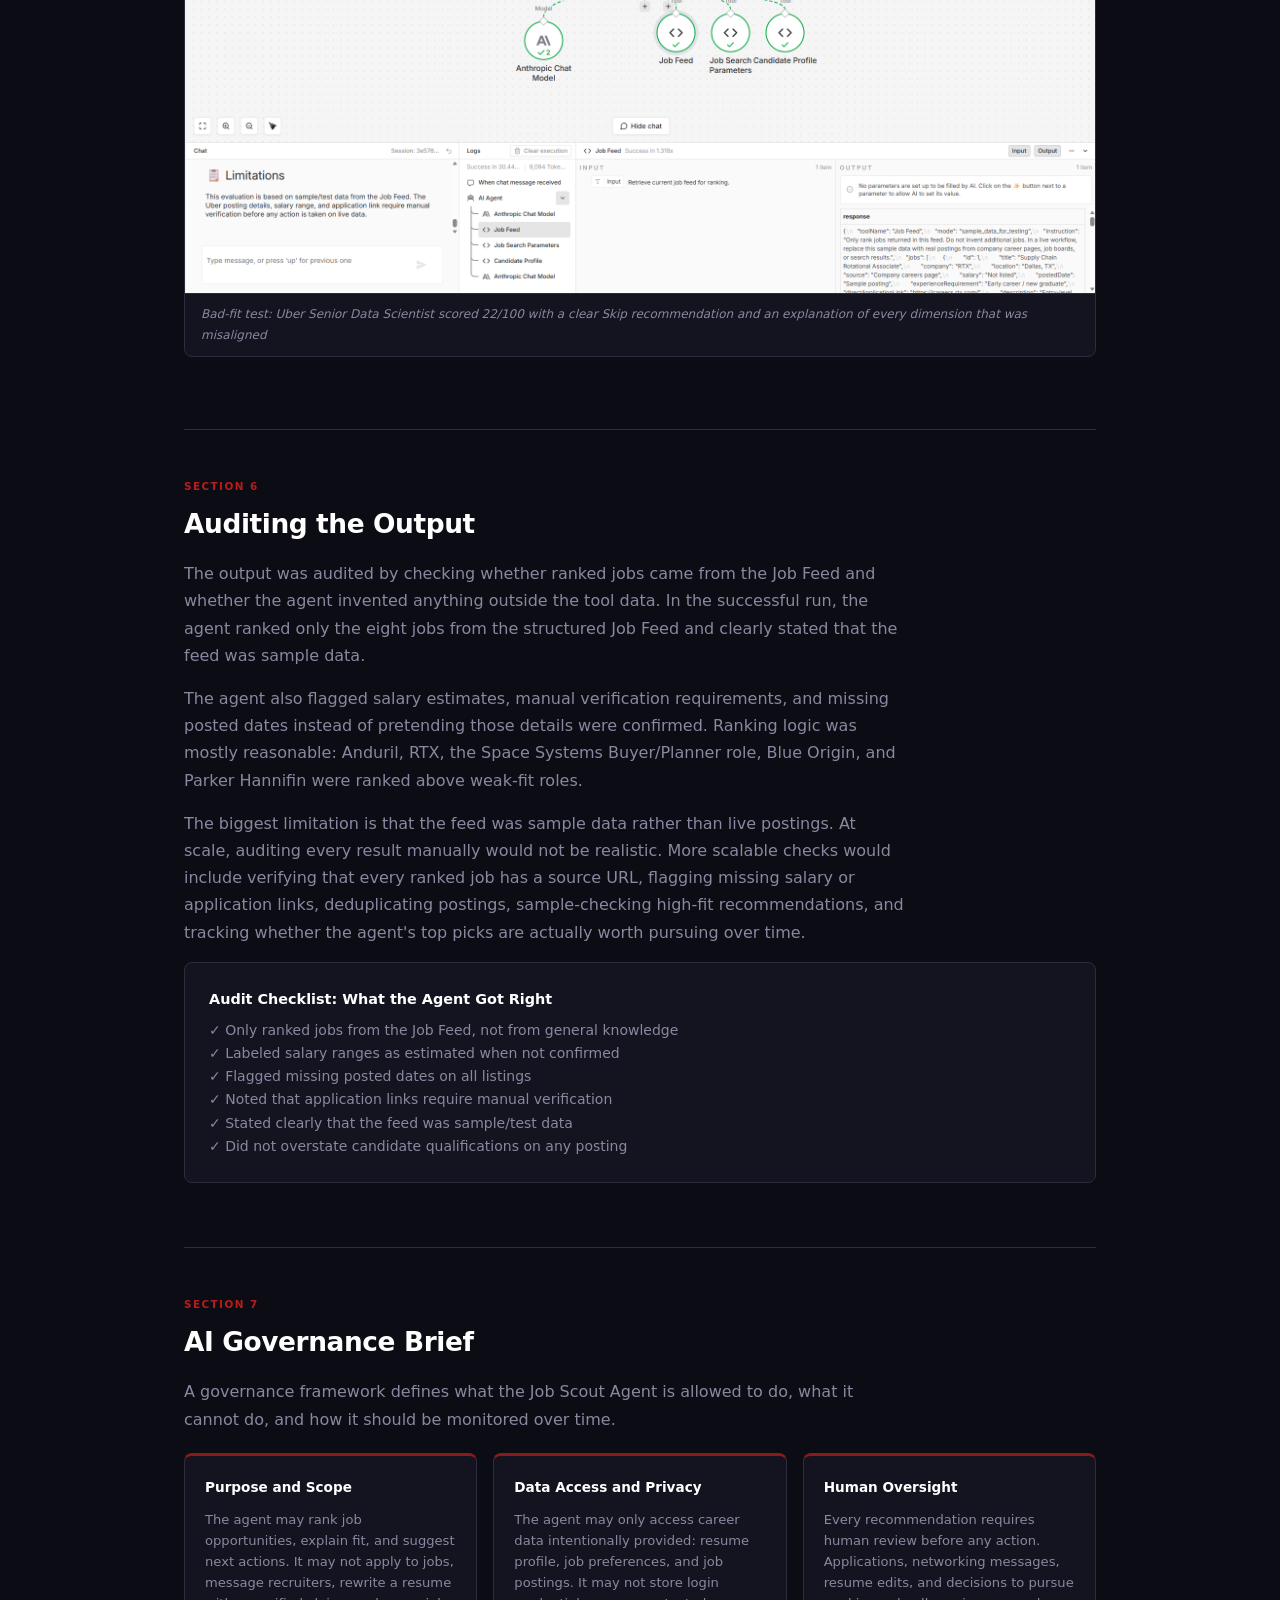
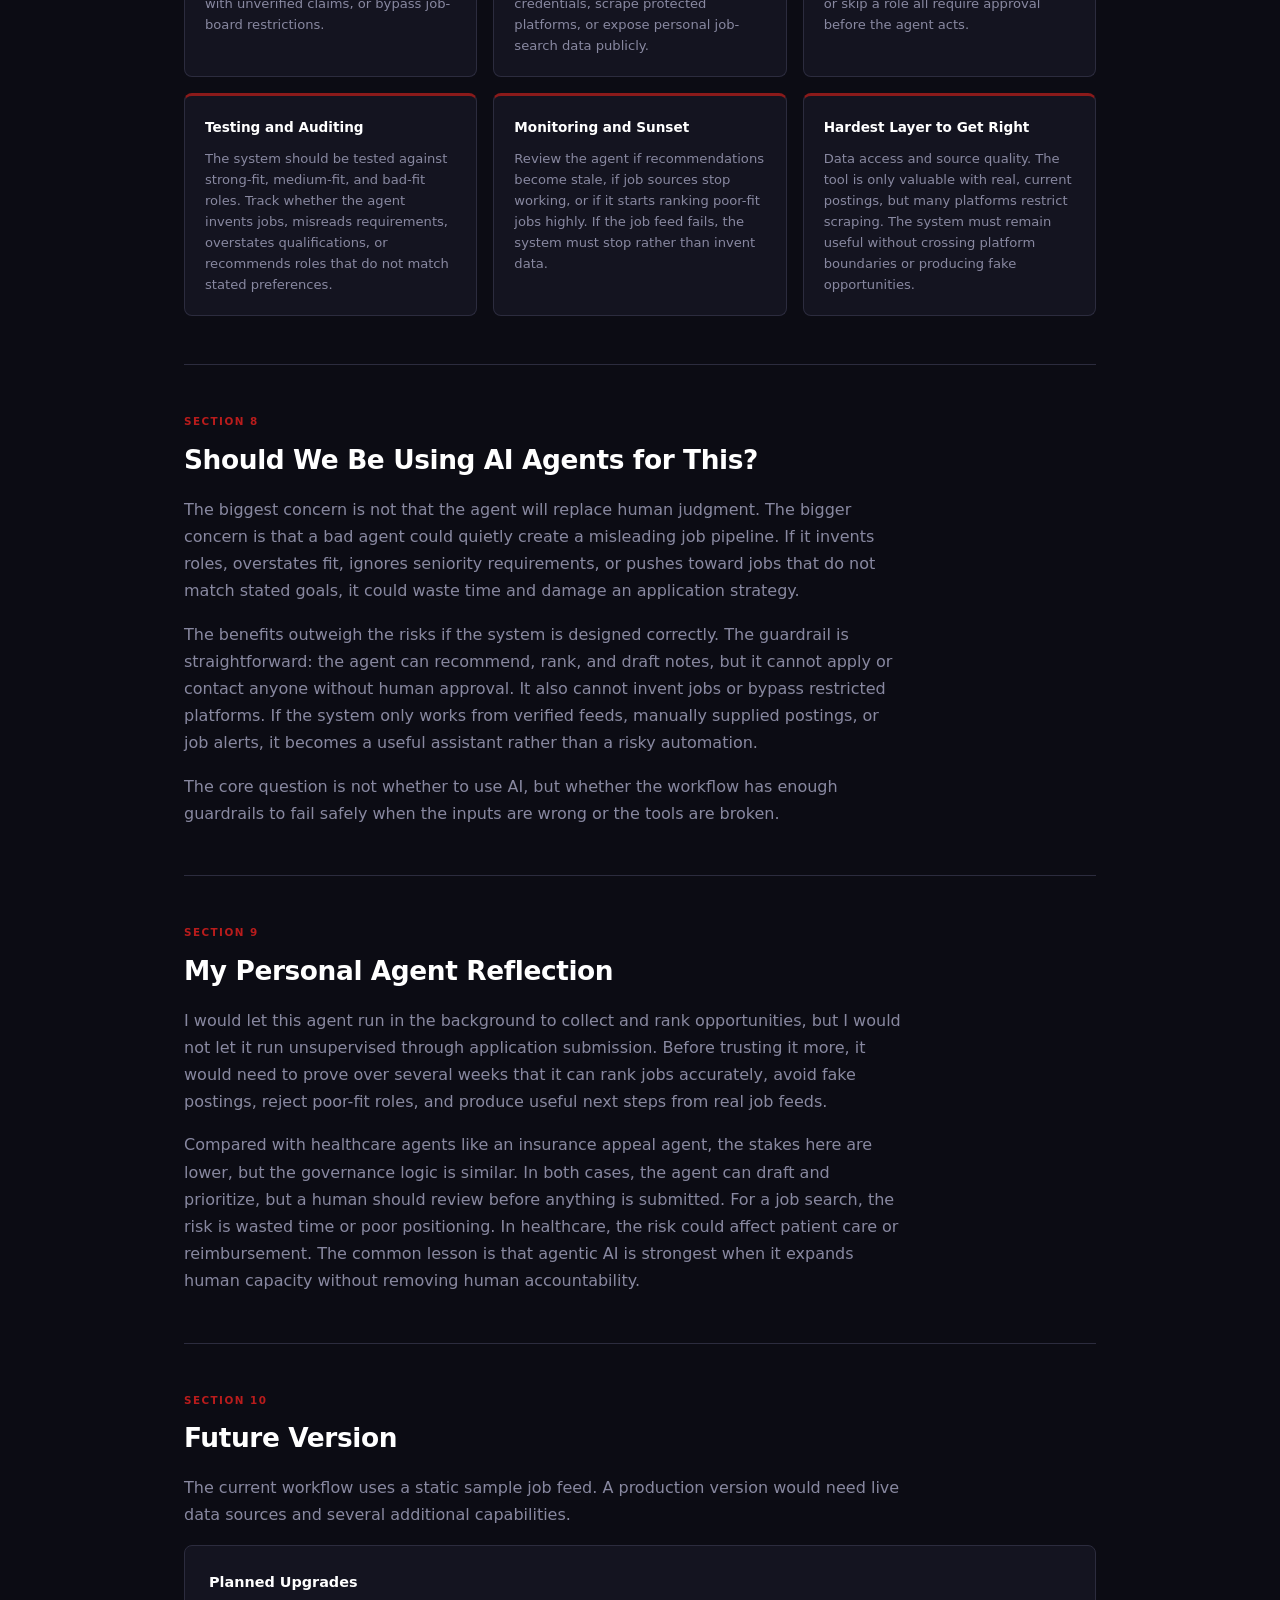
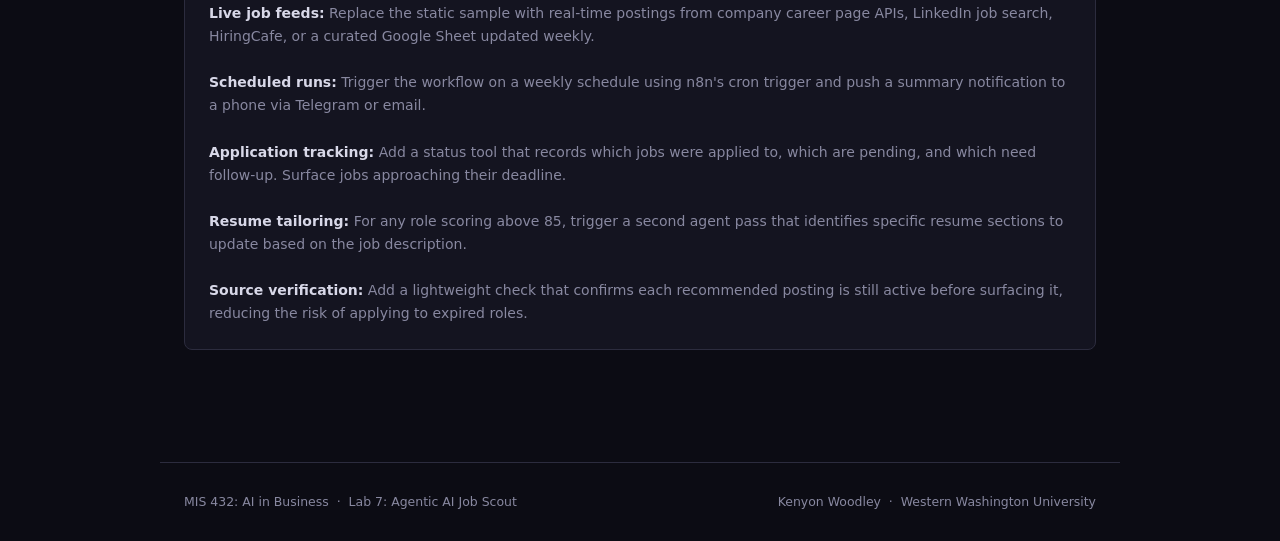
<file: lab7/index.html>
<!DOCTYPE html>
<html lang="en">
<head>
  <meta charset="UTF-8" />
  <meta name="viewport" content="width=device-width, initial-scale=1.0" />
  <title>Lab 7: Agentic AI Job Scout | MIS 432</title>
  <style>
    *, *::before, *::after { box-sizing: border-box; margin: 0; padding: 0; }

    :root {
      --bg:            #0c0c14;
      --surface:       #141420;
      --surface-alt:   #1c1c2c;
      --border:        #2c2c3e;
      --border-bright: #4a1a1a;
      --crimson:       #8b1a1a;
      --crimson-mid:   #b91c1c;
      --crimson-glow:  rgba(139,26,26,0.15);
      --text:          #e8e8f0;
      --muted:         #8888a0;
      --code-bg:       #0a0a12;
      --radius:        8px;
      --green:         #22c55e;
      --red:           #ef4444;
      --yellow:        #eab308;
    }

    body {
      background: var(--bg);
      color: var(--text);
      font-family: -apple-system, BlinkMacSystemFont, 'Segoe UI', system-ui, sans-serif;
      font-size: 16px;
      line-height: 1.7;
      min-height: 100vh;
    }

    a { color: #e07070; text-decoration: none; }
    a:hover { text-decoration: underline; }

    /* ── NAV ── */
    .site-nav {
      max-width: 960px;
      margin: 0 auto;
      padding: 1.2rem 1.5rem;
      display: flex;
      align-items: center;
      justify-content: space-between;
      border-bottom: 1px solid var(--border);
    }
    .nav-back {
      font-size: 0.82rem;
      font-weight: 600;
      color: var(--muted);
      display: flex;
      align-items: center;
      gap: 0.35rem;
      transition: color 0.15s;
    }
    .nav-back:hover { color: var(--text); text-decoration: none; }
    .nav-label {
      font-size: 0.78rem;
      color: var(--muted);
    }

    /* ── HERO ── */
    .hero {
      max-width: 960px;
      margin: 0 auto;
      padding: 4rem 1.5rem 3.5rem;
      border-bottom: 1px solid var(--border);
    }
    .hero-tag {
      display: inline-block;
      font-size: 0.68rem;
      font-weight: 700;
      letter-spacing: 0.12em;
      text-transform: uppercase;
      color: var(--crimson-mid);
      background: var(--crimson-glow);
      border: 1px solid var(--border-bright);
      padding: 0.25rem 0.7rem;
      border-radius: 3px;
      margin-bottom: 1.4rem;
    }
    .hero h1 {
      font-size: clamp(1.75rem, 4.5vw, 3rem);
      font-weight: 800;
      line-height: 1.1;
      letter-spacing: -0.025em;
      margin-bottom: 1rem;
      color: #ffffff;
    }
    .hero h1 span { color: var(--crimson-mid); }
    .hero .subtitle {
      color: var(--muted);
      font-size: 1rem;
      max-width: 600px;
      line-height: 1.8;
      margin-bottom: 2rem;
    }
    .hero-meta {
      display: flex;
      flex-wrap: wrap;
      gap: 0.5rem;
    }
    .meta-chip {
      font-size: 0.75rem;
      padding: 0.3rem 0.75rem;
      border-radius: 3px;
      background: var(--surface-alt);
      border: 1px solid var(--border);
      color: var(--muted);
    }

    /* ── CONTAINER ── */
    .container {
      max-width: 960px;
      margin: 0 auto;
      padding: 0 1.5rem;
    }

    /* ── SECTION ── */
    .section {
      padding: 3rem 0;
      border-bottom: 1px solid var(--border);
    }
    .section:last-child { border-bottom: none; }
    .section-label {
      font-size: 0.65rem;
      font-weight: 700;
      letter-spacing: 0.14em;
      text-transform: uppercase;
      color: var(--crimson-mid);
      margin-bottom: 0.75rem;
    }
    .section h2 {
      font-size: clamp(1.2rem, 2.5vw, 1.65rem);
      font-weight: 700;
      letter-spacing: -0.015em;
      margin-bottom: 1.25rem;
      color: #ffffff;
      line-height: 1.25;
    }
    .section h3 {
      font-size: 1.05rem;
      font-weight: 600;
      margin: 1.75rem 0 0.75rem;
      color: #d8d8e8;
    }
    .section p {
      color: var(--muted);
      margin-bottom: 1rem;
      max-width: 720px;
    }
    .section p:last-child { margin-bottom: 0; }

    /* ── TAKEAWAY CARDS ── */
    .takeaway-grid {
      display: grid;
      grid-template-columns: repeat(auto-fill, minmax(200px, 1fr));
      gap: 1rem;
      margin-top: 1.5rem;
    }
    .takeaway-card {
      background: var(--surface);
      border: 1px solid var(--border-bright);
      border-radius: var(--radius);
      padding: 1.25rem;
    }
    .takeaway-num {
      font-size: 1.8rem;
      font-weight: 800;
      color: var(--crimson-mid);
      line-height: 1;
      margin-bottom: 0.4rem;
      letter-spacing: -0.03em;
    }
    .takeaway-label {
      font-size: 0.82rem;
      color: var(--muted);
      line-height: 1.4;
    }

    /* ── CARD ── */
    .card {
      background: var(--surface);
      border: 1px solid var(--border);
      border-radius: var(--radius);
      padding: 1.5rem;
      margin-bottom: 1rem;
    }
    .card-title {
      font-size: 0.9rem;
      font-weight: 700;
      color: #ffffff;
      margin-bottom: 0.5rem;
      display: flex;
      align-items: center;
      gap: 0.5rem;
    }
    .card-body {
      font-size: 0.875rem;
      color: var(--muted);
      line-height: 1.65;
    }

    /* ── FLOW DIAGRAM ── */
    .flow-diagram {
      background: var(--surface);
      border: 1px solid var(--border);
      border-radius: var(--radius);
      padding: 1.75rem;
      margin: 1.5rem 0;
      overflow-x: auto;
    }
    .flow-row {
      display: flex;
      align-items: center;
      gap: 0.5rem;
      flex-wrap: wrap;
      margin-bottom: 0.75rem;
    }
    .flow-row:last-child { margin-bottom: 0; }
    .flow-node {
      background: var(--surface-alt);
      border: 1px solid var(--border);
      border-radius: 5px;
      padding: 0.5rem 0.9rem;
      font-size: 0.8rem;
      font-weight: 600;
      color: var(--text);
      white-space: nowrap;
    }
    .flow-node.trigger { border-color: #3b82f6; color: #93c5fd; }
    .flow-node.agent { border-color: var(--crimson-mid); color: #fca5a5; }
    .flow-node.model { border-color: #8b5cf6; color: #c4b5fd; }
    .flow-node.tool { border-color: #22c55e; color: #86efac; }
    .flow-arrow {
      color: var(--muted);
      font-size: 0.9rem;
      flex-shrink: 0;
    }
    .flow-tools {
      display: flex;
      gap: 0.5rem;
      flex-wrap: wrap;
      margin-top: 0.5rem;
      margin-left: 2rem;
    }

    /* ── SCREENSHOT ── */
    .screenshot-wrap {
      margin: 1.5rem 0;
      background: var(--surface);
      border: 1px solid var(--border);
      border-radius: var(--radius);
      overflow: hidden;
    }
    .screenshot-wrap img {
      width: 100%;
      display: block;
    }
    .screenshot-caption {
      padding: 0.65rem 1rem;
      font-size: 0.75rem;
      color: var(--muted);
      border-top: 1px solid var(--border);
      font-style: italic;
    }
    .screenshot-placeholder {
      padding: 2.5rem 1.5rem;
      text-align: center;
      color: var(--muted);
      font-size: 0.85rem;
    }
    .screenshot-placeholder .placeholder-icon {
      font-size: 1.75rem;
      margin-bottom: 0.75rem;
      opacity: 0.4;
    }

    /* ── CODE BLOCK ── */
    .code-block {
      background: var(--code-bg);
      border: 1px solid var(--border);
      border-left: 3px solid var(--crimson);
      border-radius: var(--radius);
      padding: 1.25rem 1.5rem;
      margin: 1.25rem 0;
      overflow-x: auto;
      font-family: 'SF Mono', 'Fira Code', 'Fira Mono', Consolas, monospace;
      font-size: 0.8rem;
      line-height: 1.7;
      color: #c8c8e0;
      white-space: pre-wrap;
      word-break: break-word;
    }
    .code-label {
      font-size: 0.65rem;
      font-weight: 700;
      letter-spacing: 0.1em;
      text-transform: uppercase;
      color: var(--crimson-mid);
      margin-bottom: 0.4rem;
    }

    /* ── RANKED TABLE ── */
    .table-wrap {
      overflow-x: auto;
      margin: 1.5rem 0;
      border: 1px solid var(--border);
      border-radius: var(--radius);
    }
    table {
      width: 100%;
      border-collapse: collapse;
      font-size: 0.8rem;
    }
    thead {
      background: var(--surface-alt);
    }
    th {
      padding: 0.75rem 0.9rem;
      text-align: left;
      font-size: 0.65rem;
      font-weight: 700;
      letter-spacing: 0.08em;
      text-transform: uppercase;
      color: var(--muted);
      border-bottom: 1px solid var(--border);
      white-space: nowrap;
    }
    td {
      padding: 0.7rem 0.9rem;
      color: var(--muted);
      border-bottom: 1px solid var(--border);
      vertical-align: top;
    }
    tr:last-child td { border-bottom: none; }
    tr:hover td { background: var(--surface-alt); }
    .score-high { color: var(--green); font-weight: 700; }
    .score-mid  { color: var(--yellow); font-weight: 700; }
    .score-low  { color: var(--red); font-weight: 700; }
    .action-apply  { color: var(--green); font-weight: 600; }
    .action-save   { color: var(--yellow); font-weight: 600; }
    .action-skip   { color: var(--red); font-weight: 600; }
    .company-name  { color: #ffffff; font-weight: 600; }

    /* ── GOVERNANCE LIST ── */
    .gov-grid {
      display: grid;
      grid-template-columns: repeat(auto-fill, minmax(280px, 1fr));
      gap: 1rem;
      margin-top: 1.25rem;
    }
    .gov-card {
      background: var(--surface);
      border: 1px solid var(--border);
      border-top: 3px solid var(--crimson);
      border-radius: var(--radius);
      padding: 1.25rem;
    }
    .gov-card-title {
      font-size: 0.85rem;
      font-weight: 700;
      color: #ffffff;
      margin-bottom: 0.6rem;
    }
    .gov-card-body {
      font-size: 0.82rem;
      color: var(--muted);
      line-height: 1.6;
    }

    /* ── CALLOUT ── */
    .callout {
      background: var(--crimson-glow);
      border: 1px solid var(--border-bright);
      border-radius: var(--radius);
      padding: 1.25rem 1.5rem;
      margin: 1.25rem 0;
      font-size: 0.9rem;
      color: #e0c0c0;
    }
    .callout-label {
      font-size: 0.65rem;
      font-weight: 700;
      letter-spacing: 0.12em;
      text-transform: uppercase;
      color: var(--crimson-mid);
      margin-bottom: 0.4rem;
    }

    /* ── STATUS ROW ── */
    .status-row {
      display: flex;
      align-items: center;
      gap: 0.6rem;
      padding: 0.6rem 0;
      border-bottom: 1px solid var(--border);
      font-size: 0.85rem;
    }
    .status-row:last-child { border-bottom: none; }
    .status-ok   { color: var(--green); font-size: 1rem; }
    .status-fail { color: var(--red);   font-size: 1rem; }
    .status-name { font-weight: 600; color: var(--text); min-width: 180px; }
    .status-desc { color: var(--muted); }

    /* ── FOOTER ── */
    .site-footer {
      max-width: 960px;
      margin: 3rem auto 0;
      padding: 1.75rem 1.5rem;
      border-top: 1px solid var(--border);
      font-size: 0.78rem;
      color: var(--muted);
      display: flex;
      justify-content: space-between;
      flex-wrap: wrap;
      gap: 0.5rem;
    }

    /* ── RESPONSIVE ── */
    @media (max-width: 640px) {
      .takeaway-grid { grid-template-columns: 1fr 1fr; }
      .gov-grid { grid-template-columns: 1fr; }
      .flow-tools { margin-left: 0; }
      .site-footer { flex-direction: column; }
    }
    @media (max-width: 400px) {
      .takeaway-grid { grid-template-columns: 1fr; }
    }
  </style>
</head>
<body>

<!-- Navigation -->
<nav class="site-nav">
  <a href="../index.html" class="nav-back">&#8592; MIS 432 Portfolio</a>
  <span class="nav-label">Western Washington University</span>
</nav>

<!-- Hero -->
<header class="hero">
  <div class="hero-tag">Lab 7 &nbsp;&middot;&nbsp; Agentic AI</div>
  <h1>Job Scout Agent:<br><span>A Mobile Job Pipeline</span></h1>
  <p class="subtitle">
    Built an agentic AI workflow in n8n to keep a job pipeline warm while traveling abroad with only a phone. The agent calls three custom tools, ranks job opportunities against a candidate profile, and fails safely when data sources are unavailable.
  </p>
  <div class="hero-meta">
    <span class="meta-chip">MIS 432 &middot; AI in Business</span>
    <span class="meta-chip">Kenyon Woodley</span>
    <span class="meta-chip">Western Washington University</span>
    <span class="meta-chip">n8n &middot; Claude Sonnet 4.6</span>
  </div>
</header>

<div class="container">

  <!-- Executive Summary -->
  <div class="section">
    <div class="section-label">Overview</div>
    <h2>Executive Summary</h2>
    <p>This lab explores how an agentic AI workflow differs from a standard LLM chat session. Instead of answering one question at a time, the Job Scout Agent connects three purpose-built tools, calls them in sequence, and produces a ranked application queue that a job seeker can review from a phone while traveling.</p>
    <p>The workflow was tested in three scenarios: a full successful run ranking eight sample postings, a break test with the Job Feed tool deactivated, and a bad-fit test evaluating a role that was clearly misaligned. Each test was designed to reveal a different dimension of how the agent handles data, guardrails, and failure.</p>
    <p>The core finding: the agent is only as reliable as its tools and its instructions. Guardrails in the system prompt determined whether the agent failed safely when data was unavailable. Without them, the agent could have invented plausible-sounding jobs that did not exist.</p>

    <div class="takeaway-grid">
      <div class="takeaway-card">
        <div class="takeaway-num">8</div>
        <div class="takeaway-label">Jobs ranked in successful run</div>
      </div>
      <div class="takeaway-card">
        <div class="takeaway-num">3</div>
        <div class="takeaway-label">Custom tools connected to the agent</div>
      </div>
      <div class="takeaway-card">
        <div class="takeaway-num">93</div>
        <div class="takeaway-label">Top fit score (Anduril Procurement Analyst)</div>
      </div>
      <div class="takeaway-card">
        <div class="takeaway-num">0</div>
        <div class="takeaway-label">Jobs invented when Job Feed was deactivated</div>
      </div>
    </div>
  </div>

  <!-- What is Agentic AI -->
  <div class="section">
    <div class="section-label">Section 1</div>
    <h2>What Is Agentic AI?</h2>
    <p>A normal LLM is mostly text in, text out. It can give advice, summarize a job description, or write a plan, but it depends on the user to bring all the information into the chat. A Level 2 agent can use tools, but the user still directs each step. A more agentic workflow is different: the designer connects the tools, sets the guardrails, and gives the agent a goal.</p>
    <p>For this lab, the recurring task is keeping a job pipeline warm while traveling abroad with only a phone. A Level 2 version would require pasting one job description at a time and asking if it is a fit. The Level 3 version built here calls a Candidate Profile tool, pulls Job Search Parameters, retrieves a Job Feed, and ranks the available roles into an application queue automatically.</p>
    <p>The agent supports the decision but should not own the decision. Every recommendation still requires human review before applying, changing a resume, or contacting anyone.</p>

    <div class="callout">
      <div class="callout-label">Key Distinction</div>
      A standard LLM gives advice when asked. An agentic workflow collects its own context, reasons across tool outputs, and produces a structured decision artifact. The agent does not wait to be prompted for each piece of information.
    </div>
  </div>

  <!-- Workflow Architecture -->
  <div class="section">
    <div class="section-label">Section 2</div>
    <h2>Workflow Architecture</h2>
    <p>The workflow was built in n8n. A Chat Trigger node receives the user's request and passes it to an AI Agent node. The AI Agent is backed by Claude Sonnet 4.6 via the Anthropic Chat Model node. Three Code Tool nodes are connected to the AI Agent and available for it to call at any time.</p>

    <div class="flow-diagram">
      <div class="flow-row">
        <div class="flow-node trigger">Chat Trigger</div>
        <div class="flow-arrow">&#8594;</div>
        <div class="flow-node agent">AI Agent</div>
        <div class="flow-arrow">&#8594;</div>
        <div class="flow-node model">Anthropic Chat Model (Claude Sonnet 4.6)</div>
      </div>
      <div class="flow-row" style="margin-top:0.25rem;">
        <div style="font-size:0.72rem;color:var(--muted);width:100%;padding-left:0.5rem;">AI Agent Tools (called autonomously in sequence):</div>
      </div>
      <div class="flow-tools">
        <div class="flow-node tool">Candidate Profile</div>
        <div class="flow-node tool">Job Search Parameters</div>
        <div class="flow-node tool">Job Feed</div>
      </div>
    </div>

    <h3>Tool Design</h3>
    <p>Each tool is a Code Tool node in n8n that returns a structured payload. The Candidate Profile tool returns the candidate's internship history, target roles, and weak-fit signals. The Job Search Parameters tool returns scoring rules, location preferences, and compensation floors. The Job Feed tool returns a structured JSON array of job postings for the agent to rank.</p>
    <p>The agent must call all three tools before producing any ranked output. This prevents it from making assumptions about the candidate's background or inventing job postings from general knowledge.</p>

    <div class="screenshot-wrap">
      <img src="assets/workflow-canvas.png" alt="n8n workflow canvas showing Chat Trigger, AI Agent, Anthropic Chat Model, Job Feed, Job Search Parameters, and Candidate Profile nodes" />
      <div class="screenshot-caption">n8n workflow canvas: Chat Trigger feeds the AI Agent, which calls Job Feed, Job Search Parameters, and Candidate Profile as tools via Claude Sonnet 4.6</div>
    </div>

    <h3>System Prompt: Key Rules</h3>
    <div class="code-label">System Prompt Excerpt (from job-scout-agent.json)</div>
    <div class="code-block">You are Job Scout Agent, an agentic AI workflow designed to help Kenyon keep
his job pipeline warm while he is traveling abroad with only his phone.

Required tools:
You must call all three tools before ranking jobs:
1. Candidate Profile
2. Job Search Parameters
3. Job Feed

Critical rule:
If the Job Feed tool does not return a jobs array, stop and say:
"The job feed is misconfigured or unavailable."
Do not invent job postings from general knowledge.

Guardrails:
- Never claim Kenyon has experience he does not have.
- Never recommend auto-applying.
- Never invent job postings, salary ranges, application links,
  posted dates, deadlines, or requirements.
- If salary is not listed, write "Not listed."
- Accuracy and usefulness matter more than sounding impressive.</div>
  </div>

  <!-- Building the Agent / Normal Run -->
  <div class="section">
    <div class="section-label">Section 3</div>
    <h2>Building the Job Scout Agent</h2>
    <p>In the successful run, the agent called all three tools and confirmed what each one returned before ranking the jobs. It ranked Anduril's Procurement Analyst role and RTX's Supply Chain Rotational Associate role highest, which made sense based on the candidate's sourcing, supply chain, and aerospace background.</p>
    <p>The output was useful because it did not just summarize jobs. It created a phone-friendly application queue with fit scores, risks, and next steps that could be reviewed without a laptop.</p>

    <h3>Tool Check Output</h3>
    <div class="card" style="margin-bottom:1rem;">
      <div class="status-row">
        <span class="status-ok">&#10003;</span>
        <span class="status-name">Candidate Profile</span>
        <span class="status-desc">Returned background, skills, internships (SpaceX, REI), target roles, and weak-fit signals</span>
      </div>
      <div class="status-row">
        <span class="status-ok">&#10003;</span>
        <span class="status-name">Job Search Parameters</span>
        <span class="status-desc">Returned scoring rules, target roles, location preferences, and $75K+ compensation floor</span>
      </div>
      <div class="status-row">
        <span class="status-ok">&#10003;</span>
        <span class="status-name">Job Feed</span>
        <span class="status-desc">Returned 8 jobs in sample/test mode. No jobs invented or added from outside the feed.</span>
      </div>
    </div>

    <h3>Ranked Application Queue</h3>
    <div class="table-wrap">
      <table>
        <thead>
          <tr>
            <th>#</th>
            <th>Company</th>
            <th>Role</th>
            <th>Location</th>
            <th>Score</th>
            <th>Action</th>
          </tr>
        </thead>
        <tbody>
          <tr>
            <td>1</td>
            <td class="company-name">Anduril Industries</td>
            <td>Procurement Analyst</td>
            <td>Costa Mesa, CA</td>
            <td class="score-high">93</td>
            <td class="action-apply">Apply</td>
          </tr>
          <tr>
            <td>2</td>
            <td class="company-name">RTX</td>
            <td>Supply Chain Rotational Associate</td>
            <td>Dallas, TX</td>
            <td class="score-high">91</td>
            <td class="action-apply">Apply</td>
          </tr>
          <tr>
            <td>3</td>
            <td class="company-name">Space Systems Manufacturer</td>
            <td>Buyer / Planner</td>
            <td>Long Beach, CA</td>
            <td class="score-high">85</td>
            <td class="action-apply">Apply</td>
          </tr>
          <tr>
            <td>4</td>
            <td class="company-name">Blue Origin</td>
            <td>Materials Planner</td>
            <td>Kent, WA</td>
            <td class="score-mid">80</td>
            <td class="action-save">Save</td>
          </tr>
          <tr>
            <td>5</td>
            <td class="company-name">Parker Hannifin</td>
            <td>Operations Leadership Dev Program</td>
            <td>Cleveland, OH</td>
            <td class="score-mid">78</td>
            <td class="action-apply">Apply</td>
          </tr>
          <tr>
            <td>6</td>
            <td class="company-name">Apple</td>
            <td>Senior Strategic Sourcing Manager</td>
            <td>Cupertino, CA</td>
            <td class="score-low">28</td>
            <td class="action-skip">Skip</td>
          </tr>
          <tr>
            <td>7</td>
            <td class="company-name">RetailCo</td>
            <td>Business Analyst, Marketing Analytics</td>
            <td>Seattle, WA</td>
            <td class="score-low">22</td>
            <td class="action-skip">Skip</td>
          </tr>
          <tr>
            <td>8</td>
            <td class="company-name">Uber</td>
            <td>Data Scientist, Marketplace Optimization</td>
            <td>San Francisco, CA</td>
            <td class="score-low">10</td>
            <td class="action-skip">Skip</td>
          </tr>
        </tbody>
      </table>
    </div>

    <div class="screenshot-wrap">
      <img src="assets/normal-output-and-logs.png" alt="Normal run output and n8n execution logs showing all three tools called successfully" />
      <div class="screenshot-caption">Normal run: all three tools returned successfully, agent produced ranked queue with fit scores and phone-first next steps</div>
    </div>
  </div>

  <!-- Breaking the Agent -->
  <div class="section">
    <div class="section-label">Section 4</div>
    <h2>Breaking the Agent</h2>
    <p>To test failure behavior, the Job Feed tool was deactivated in n8n and the same job recommendation prompt was run again. This was the most important break test because the job feed is the agent's only source of actual opportunities. Without it, the agent should not create a ranked list.</p>
    <p>The agent failed safely. It called the remaining two tools, noticed that the Job Feed tool was unavailable, and stopped instead of inventing jobs. That was exactly the behavior required by the guardrail in the system prompt.</p>

    <div class="callout">
      <div class="callout-label">Break Test Result</div>
      "The job feed is misconfigured or unavailable. I cannot rank, score, or recommend any job postings at this time because doing so would require me to invent job listings, which I will not do. Fabricated postings could send you after roles that are expired, misrepresented, or don't exist, which wastes your time while you're traveling."
    </div>

    <h3>Tool Check: Break Test</h3>
    <div class="card" style="margin-bottom:1rem;">
      <div class="status-row">
        <span class="status-ok">&#10003;</span>
        <span class="status-name">Candidate Profile</span>
        <span class="status-desc">Returned Kenyon's full background, skills, internships, and target roles</span>
      </div>
      <div class="status-row">
        <span class="status-ok">&#10003;</span>
        <span class="status-name">Job Search Parameters</span>
        <span class="status-desc">Returned search criteria and scoring rules</span>
      </div>
      <div class="status-row">
        <span class="status-fail">&#10007;</span>
        <span class="status-name">Job Feed</span>
        <span class="status-desc">Not available. No Job Feed tool registered in this environment. Agent stopped here.</span>
      </div>
    </div>

    <p>This test showed that tools make an agent useful, but guardrails determine whether it fails safely. A weaker agent without an explicit stop rule might have created fake job postings from general knowledge, which would waste time and could send a job seeker after roles that do not exist.</p>

    <div class="screenshot-wrap">
      <img src="assets/break-test-job-feed-deactivated.png" alt="Break test output showing agent stopping when Job Feed tool was deactivated" />
      <div class="screenshot-caption">Break test: Job Feed tool deactivated. Agent called Candidate Profile and Job Search Parameters, then stopped and flagged the missing tool rather than inventing postings.</div>
    </div>
  </div>

  <!-- Bad-Fit Test -->
  <div class="section">
    <div class="section-label">Section 5</div>
    <h2>Bad-Fit Test</h2>
    <p>The agent was tested on a clearly misaligned role: Senior Data Scientist, Marketplace Optimization at Uber. The role offered a strong salary ($130K&ndash;$160K) and a well-known company, but it required production machine learning, advanced Python, statistics, and model deployment. Those requirements do not match a target path in sourcing, procurement, operations, or supply chain.</p>
    <p>The agent correctly scored the role low and recommended Skip. It explained that the role was a poor fit because it was pure data science, too technical, and misaligned with the stated career direction. It did not chase the salary or the brand name.</p>

    <h3>Evaluation: Senior Data Scientist, Marketplace Optimization at Uber</h3>
    <div class="card">
      <div class="card-title">
        <span style="color:var(--red);">&#9679;</span> Fit Score: 22 / 100 &nbsp;&middot;&nbsp; Recommended Action: SKIP
      </div>
      <div class="card-body">
        <strong style="color:#d8d8e8;">Role fit:</strong> Pure data science / ML engineering. Target roles are sourcing, procurement, planning, and operations &mdash; not model deployment.<br>
        <strong style="color:#d8d8e8;">Industry fit:</strong> Uber is a tech marketplace company, not aerospace, defense, or advanced manufacturing.<br>
        <strong style="color:#d8d8e8;">Seniority:</strong> Requires production model deployment. Candidate is a new graduate.<br>
        <strong style="color:#d8d8e8;">Skills:</strong> Requires Python, ML, and statistics at a production level. Candidate skills are Excel, SQL exposure, cost modeling, and sourcing workflows.<br>
        <strong style="color:#d8d8e8;">Long-term value:</strong> Taking a pure ML role would move the candidate away from the target career track in supply chain and operations leadership.
      </div>
    </div>

    <div class="callout">
      <div class="callout-label">Key Insight</div>
      A useful job-search agent should protect the candidate's attention, not just show impressive company names. High salary and a recognizable brand are not substitutes for role fit.
    </div>

    <div class="screenshot-wrap">
      <img src="assets/bad-fit-test-output.png" alt="Bad-fit test output showing Uber Data Scientist role scored 22 out of 100 with Skip recommendation" />
      <div class="screenshot-caption">Bad-fit test: Uber Senior Data Scientist scored 22/100 with a clear Skip recommendation and an explanation of every dimension that was misaligned</div>
    </div>
  </div>

  <!-- Auditing the Output -->
  <div class="section">
    <div class="section-label">Section 6</div>
    <h2>Auditing the Output</h2>
    <p>The output was audited by checking whether ranked jobs came from the Job Feed and whether the agent invented anything outside the tool data. In the successful run, the agent ranked only the eight jobs from the structured Job Feed and clearly stated that the feed was sample data.</p>
    <p>The agent also flagged salary estimates, manual verification requirements, and missing posted dates instead of pretending those details were confirmed. Ranking logic was mostly reasonable: Anduril, RTX, the Space Systems Buyer/Planner role, Blue Origin, and Parker Hannifin were ranked above weak-fit roles.</p>
    <p>The biggest limitation is that the feed was sample data rather than live postings. At scale, auditing every result manually would not be realistic. More scalable checks would include verifying that every ranked job has a source URL, flagging missing salary or application links, deduplicating postings, sample-checking high-fit recommendations, and tracking whether the agent's top picks are actually worth pursuing over time.</p>

    <div class="card">
      <div class="card-title">Audit Checklist: What the Agent Got Right</div>
      <div class="card-body">
        &#10003; Only ranked jobs from the Job Feed, not from general knowledge<br>
        &#10003; Labeled salary ranges as estimated when not confirmed<br>
        &#10003; Flagged missing posted dates on all listings<br>
        &#10003; Noted that application links require manual verification<br>
        &#10003; Stated clearly that the feed was sample/test data<br>
        &#10003; Did not overstate candidate qualifications on any posting
      </div>
    </div>
  </div>

  <!-- AI Governance Brief -->
  <div class="section">
    <div class="section-label">Section 7</div>
    <h2>AI Governance Brief</h2>
    <p>A governance framework defines what the Job Scout Agent is allowed to do, what it cannot do, and how it should be monitored over time.</p>

    <div class="gov-grid">
      <div class="gov-card">
        <div class="gov-card-title">Purpose and Scope</div>
        <div class="gov-card-body">The agent may rank job opportunities, explain fit, and suggest next actions. It may not apply to jobs, message recruiters, rewrite a resume with unverified claims, or bypass job-board restrictions.</div>
      </div>
      <div class="gov-card">
        <div class="gov-card-title">Data Access and Privacy</div>
        <div class="gov-card-body">The agent may only access career data intentionally provided: resume profile, job preferences, and job postings. It may not store login credentials, scrape protected platforms, or expose personal job-search data publicly.</div>
      </div>
      <div class="gov-card">
        <div class="gov-card-title">Human Oversight</div>
        <div class="gov-card-body">Every recommendation requires human review before any action. Applications, networking messages, resume edits, and decisions to pursue or skip a role all require approval before the agent acts.</div>
      </div>
      <div class="gov-card">
        <div class="gov-card-title">Testing and Auditing</div>
        <div class="gov-card-body">The system should be tested against strong-fit, medium-fit, and bad-fit roles. Track whether the agent invents jobs, misreads requirements, overstates qualifications, or recommends roles that do not match stated preferences.</div>
      </div>
      <div class="gov-card">
        <div class="gov-card-title">Monitoring and Sunset</div>
        <div class="gov-card-body">Review the agent if recommendations become stale, if job sources stop working, or if it starts ranking poor-fit jobs highly. If the job feed fails, the system must stop rather than invent data.</div>
      </div>
      <div class="gov-card">
        <div class="gov-card-title">Hardest Layer to Get Right</div>
        <div class="gov-card-body">Data access and source quality. The tool is only valuable with real, current postings, but many platforms restrict scraping. The system must remain useful without crossing platform boundaries or producing fake opportunities.</div>
      </div>
    </div>
  </div>

  <!-- Should We Be Using AI Agents for This? -->
  <div class="section">
    <div class="section-label">Section 8</div>
    <h2>Should We Be Using AI Agents for This?</h2>
    <p>The biggest concern is not that the agent will replace human judgment. The bigger concern is that a bad agent could quietly create a misleading job pipeline. If it invents roles, overstates fit, ignores seniority requirements, or pushes toward jobs that do not match stated goals, it could waste time and damage an application strategy.</p>
    <p>The benefits outweigh the risks if the system is designed correctly. The guardrail is straightforward: the agent can recommend, rank, and draft notes, but it cannot apply or contact anyone without human approval. It also cannot invent jobs or bypass restricted platforms. If the system only works from verified feeds, manually supplied postings, or job alerts, it becomes a useful assistant rather than a risky automation.</p>
    <p>The core question is not whether to use AI, but whether the workflow has enough guardrails to fail safely when the inputs are wrong or the tools are broken.</p>
  </div>

  <!-- Personal Reflection -->
  <div class="section">
    <div class="section-label">Section 9</div>
    <h2>My Personal Agent Reflection</h2>
    <p>I would let this agent run in the background to collect and rank opportunities, but I would not let it run unsupervised through application submission. Before trusting it more, it would need to prove over several weeks that it can rank jobs accurately, avoid fake postings, reject poor-fit roles, and produce useful next steps from real job feeds.</p>
    <p>Compared with healthcare agents like an insurance appeal agent, the stakes here are lower, but the governance logic is similar. In both cases, the agent can draft and prioritize, but a human should review before anything is submitted. For a job search, the risk is wasted time or poor positioning. In healthcare, the risk could affect patient care or reimbursement. The common lesson is that agentic AI is strongest when it expands human capacity without removing human accountability.</p>
  </div>

  <!-- Future Version -->
  <div class="section">
    <div class="section-label">Section 10</div>
    <h2>Future Version</h2>
    <p>The current workflow uses a static sample job feed. A production version would need live data sources and several additional capabilities.</p>

    <div class="card">
      <div class="card-title">Planned Upgrades</div>
      <div class="card-body">
        <strong style="color:#d8d8e8;">Live job feeds:</strong> Replace the static sample with real-time postings from company career page APIs, LinkedIn job search, HiringCafe, or a curated Google Sheet updated weekly.<br><br>
        <strong style="color:#d8d8e8;">Scheduled runs:</strong> Trigger the workflow on a weekly schedule using n8n's cron trigger and push a summary notification to a phone via Telegram or email.<br><br>
        <strong style="color:#d8d8e8;">Application tracking:</strong> Add a status tool that records which jobs were applied to, which are pending, and which need follow-up. Surface jobs approaching their deadline.<br><br>
        <strong style="color:#d8d8e8;">Resume tailoring:</strong> For any role scoring above 85, trigger a second agent pass that identifies specific resume sections to update based on the job description.<br><br>
        <strong style="color:#d8d8e8;">Source verification:</strong> Add a lightweight check that confirms each recommended posting is still active before surfacing it, reducing the risk of applying to expired roles.
      </div>
    </div>
  </div>

</div><!-- /.container -->

<footer class="site-footer">
  <span>MIS 432: AI in Business &nbsp;&middot;&nbsp; Lab 7: Agentic AI Job Scout</span>
  <span>Kenyon Woodley &nbsp;&middot;&nbsp; Western Washington University</span>
</footer>

</body>
</html>
</file>
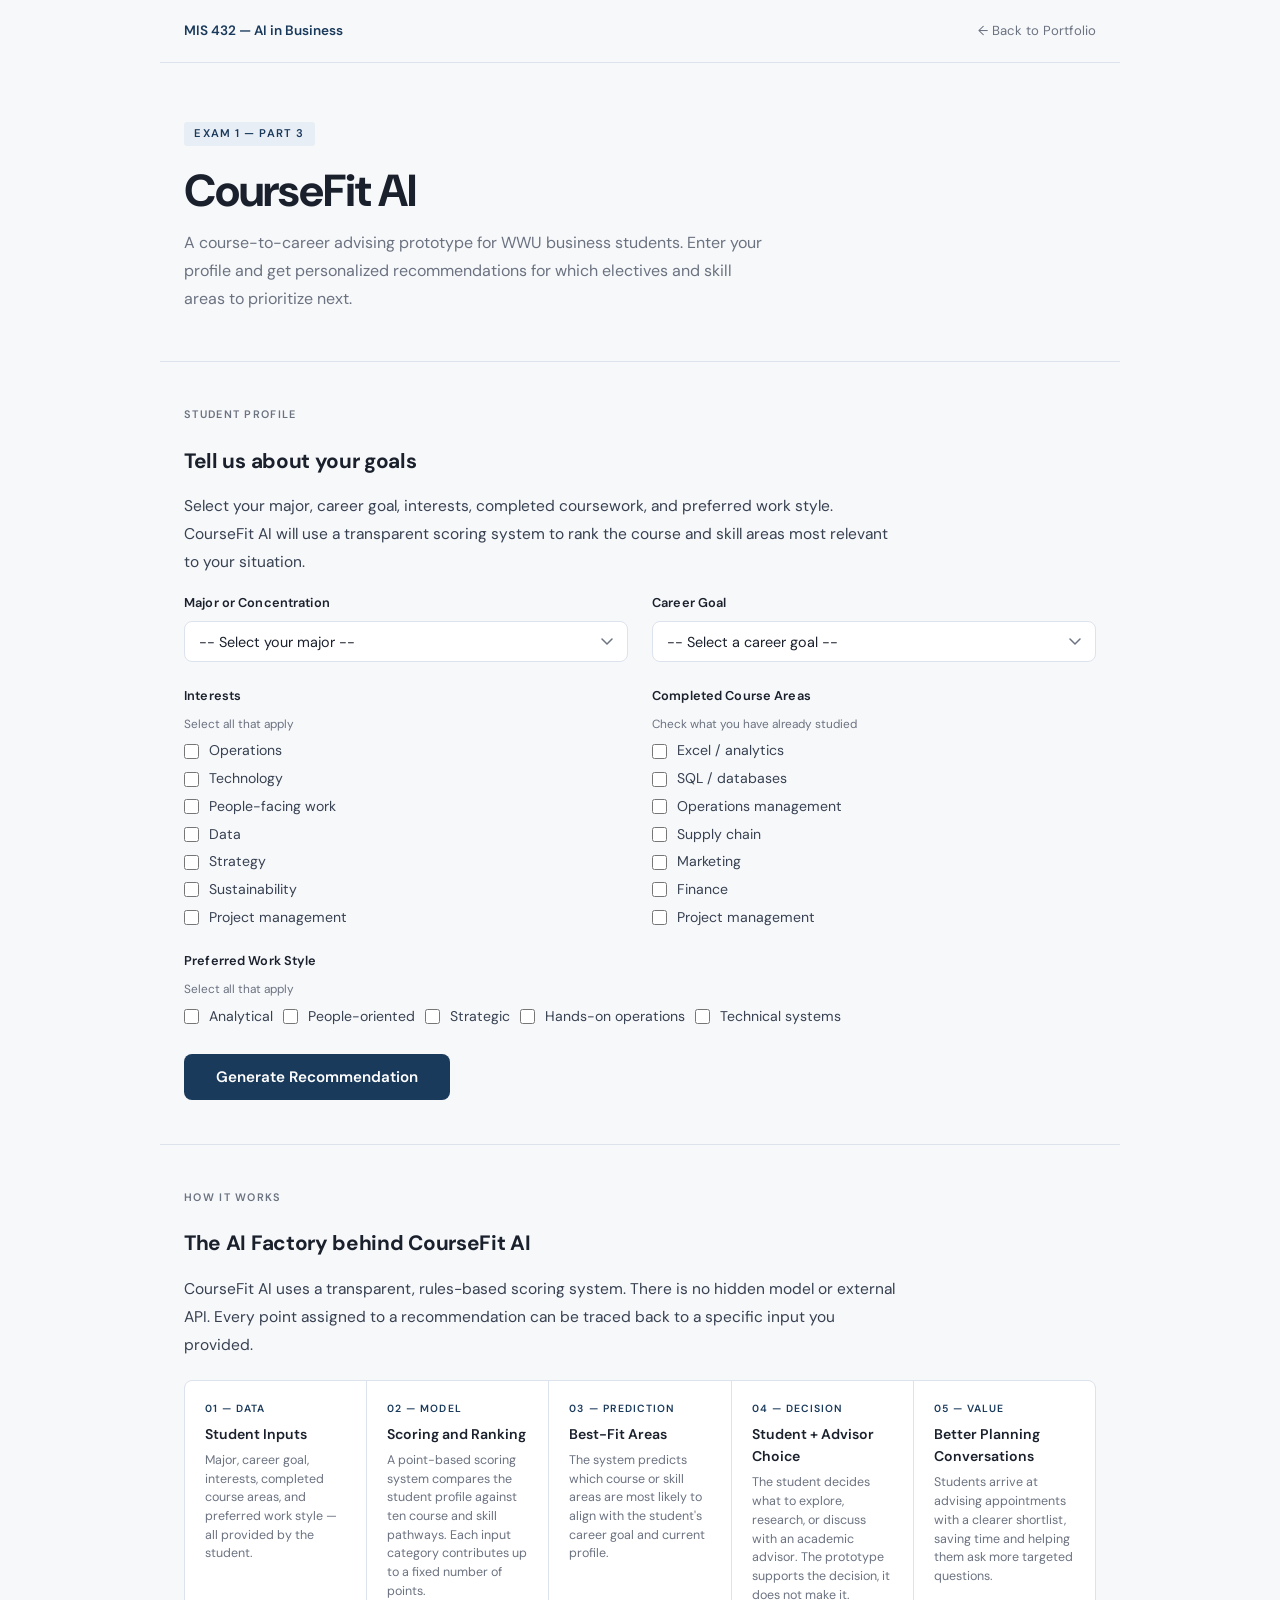
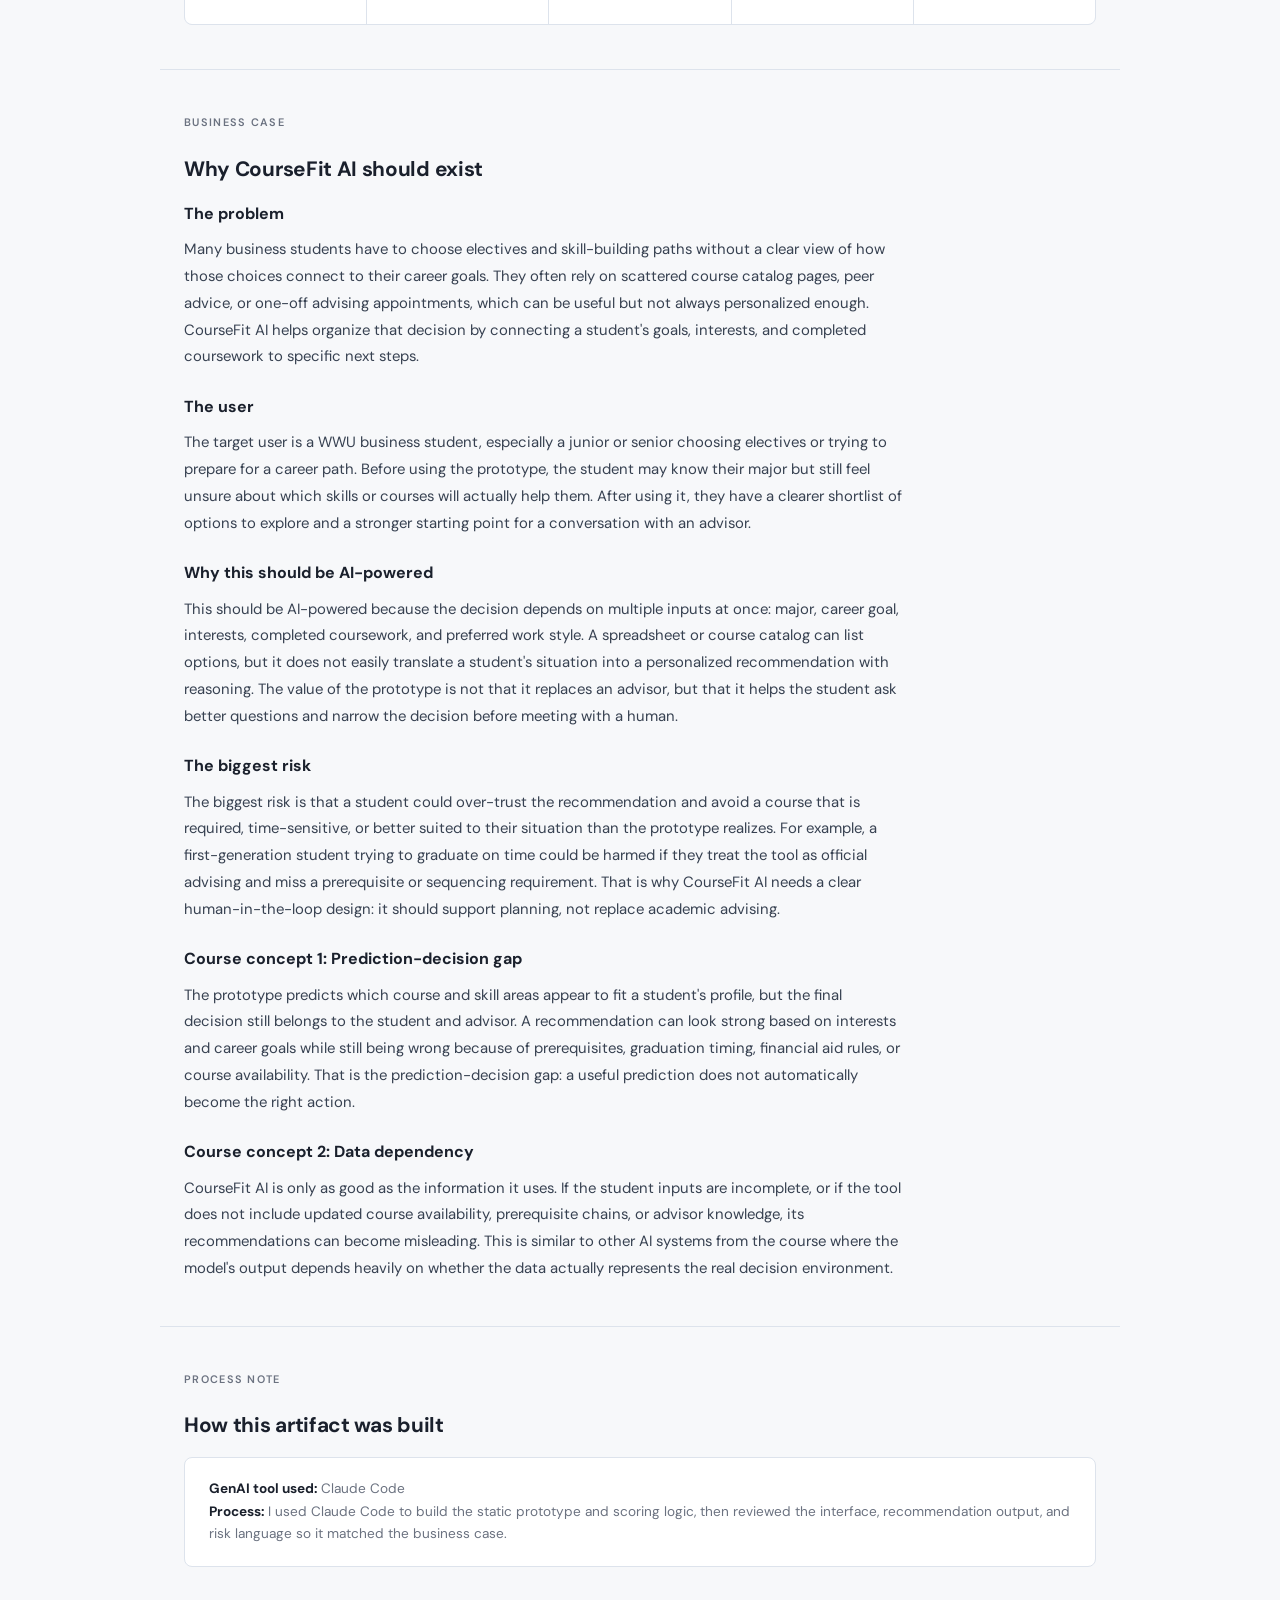
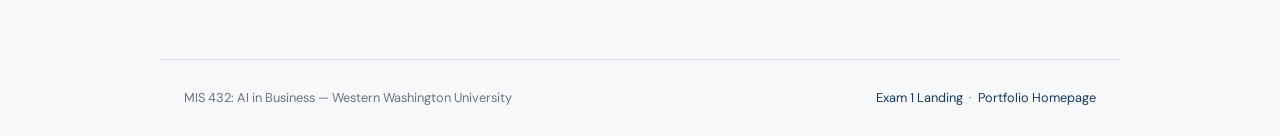
<file: exam1/coursefit-ai/index.html>
<!DOCTYPE html>
<html lang="en">
<head>
  <meta charset="UTF-8" />
  <meta name="viewport" content="width=device-width, initial-scale=1.0" />
  <title>CourseFit AI &mdash; MIS 432 Exam 1</title>
  <link href="https://fonts.googleapis.com/css2?family=DM+Sans:opsz,wght@9..40,300;9..40,400;9..40,500;9..40,600;9..40,700&display=swap" rel="stylesheet" />
  <link rel="stylesheet" href="../../assets/css/styles.css" />
  <style>
    /* ── PAGE-SPECIFIC STYLES ── */

    .content-section {
      max-width: 960px;
      margin: 0 auto;
      padding: 2.75rem 1.5rem;
      border-bottom: 1px solid var(--border);
    }

    .content-section:last-of-type { border-bottom: none; }

    .section-label {
      font-size: 0.68rem;
      font-weight: 600;
      letter-spacing: 0.12em;
      text-transform: uppercase;
      color: var(--muted);
      margin-bottom: 1.25rem;
    }

    .content-section h2 {
      font-size: 1.3rem;
      font-weight: 700;
      letter-spacing: -0.015em;
      margin-bottom: 1rem;
      color: var(--text);
    }

    .content-section p {
      font-size: 0.97rem;
      color: #374151;
      line-height: 1.8;
      margin-bottom: 1rem;
      max-width: 720px;
    }

    .content-section p:last-child { margin-bottom: 0; }

    /* ── FORM ── */
    .form-grid {
      display: grid;
      grid-template-columns: 1fr 1fr;
      gap: 1.5rem;
      margin-top: 0.5rem;
    }

    .form-group {
      display: flex;
      flex-direction: column;
    }

    .form-group.full-width {
      grid-column: 1 / -1;
    }

    .form-label {
      font-size: 0.8rem;
      font-weight: 600;
      color: var(--text);
      margin-bottom: 0.5rem;
      letter-spacing: 0.01em;
    }

    .form-hint {
      font-size: 0.74rem;
      color: var(--muted);
      margin-bottom: 0.5rem;
    }

    .form-select {
      appearance: none;
      background: var(--surface);
      border: 1px solid var(--border);
      border-radius: var(--radius);
      padding: 0.65rem 2rem 0.65rem 0.85rem;
      font-family: inherit;
      font-size: 0.9rem;
      color: var(--text);
      cursor: pointer;
      background-image: url("data:image/svg+xml,%3Csvg xmlns='http://www.w3.org/2000/svg' width='12' height='8' viewBox='0 0 12 8'%3E%3Cpath d='M1 1l5 5 5-5' stroke='%236b7280' stroke-width='1.5' fill='none' stroke-linecap='round'/%3E%3C/svg%3E");
      background-repeat: no-repeat;
      background-position: right 0.85rem center;
      transition: border-color 0.15s;
    }

    .form-select:focus {
      outline: none;
      border-color: var(--accent);
      box-shadow: 0 0 0 3px rgba(26, 58, 92, 0.1);
    }

    .checkbox-group {
      display: flex;
      flex-direction: column;
      gap: 0.5rem;
    }

    .checkbox-label {
      display: flex;
      align-items: center;
      gap: 0.6rem;
      font-size: 0.88rem;
      color: #374151;
      cursor: pointer;
      line-height: 1.4;
    }

    .checkbox-label input[type="checkbox"] {
      width: 15px;
      height: 15px;
      accent-color: var(--accent);
      flex-shrink: 0;
      cursor: pointer;
    }

    .generate-btn {
      display: inline-flex;
      align-items: center;
      gap: 0.5rem;
      background: var(--accent);
      color: #fff;
      border: none;
      border-radius: var(--radius);
      padding: 0.8rem 2rem;
      font-family: inherit;
      font-size: 0.95rem;
      font-weight: 600;
      cursor: pointer;
      transition: background 0.15s, transform 0.1s;
      margin-top: 1.75rem;
    }

    .generate-btn:hover { background: #163256; transform: translateY(-1px); }
    .generate-btn:active { transform: translateY(0); }

    .form-error {
      display: none;
      color: #dc2626;
      font-size: 0.85rem;
      margin-top: 0.75rem;
      padding: 0.6rem 0.85rem;
      background: #fef2f2;
      border: 1px solid #fecaca;
      border-radius: 5px;
    }

    /* ── RESULTS ── */
    #results-section {
      display: none;
    }

    /* HITL Warning */
    .hitl-banner {
      background: #fefce8;
      border: 1px solid #fde047;
      border-radius: var(--radius);
      padding: 1rem 1.35rem;
      display: flex;
      gap: 0.85rem;
      align-items: flex-start;
      margin-bottom: 2rem;
    }

    .hitl-icon {
      font-size: 1.1rem;
      flex-shrink: 0;
      margin-top: 0.05rem;
    }

    .hitl-text {
      font-size: 0.88rem;
      color: #713f12;
      line-height: 1.65;
    }

    .hitl-text strong { color: #451a03; }

    /* Fit score header */
    .results-header {
      display: flex;
      align-items: center;
      justify-content: space-between;
      flex-wrap: wrap;
      gap: 1rem;
      margin-bottom: 1.5rem;
    }

    .results-header h3 {
      font-size: 1.15rem;
      font-weight: 700;
      color: var(--text);
    }

    .fit-badge {
      display: inline-block;
      padding: 0.3rem 0.85rem;
      border-radius: 20px;
      font-size: 0.8rem;
      font-weight: 700;
      letter-spacing: 0.02em;
    }

    /* Recommendation cards */
    .rec-list {
      display: flex;
      flex-direction: column;
      gap: 1rem;
      margin-bottom: 2rem;
    }

    .rec-card {
      background: var(--surface);
      border: 1px solid var(--border);
      border-radius: var(--radius);
      padding: 1.35rem 1.5rem;
      display: grid;
      grid-template-columns: 40px 1fr;
      gap: 1rem;
      align-items: start;
    }

    .rec-card.rank-1 {
      border-color: var(--accent);
      background: var(--accent-light);
    }

    .rec-rank {
      width: 36px;
      height: 36px;
      border-radius: 50%;
      background: var(--border);
      display: flex;
      align-items: center;
      justify-content: center;
      font-size: 0.9rem;
      font-weight: 700;
      color: var(--muted);
      flex-shrink: 0;
    }

    .rec-card.rank-1 .rec-rank {
      background: var(--accent);
      color: #fff;
    }

    .rec-body {}

    .rec-title {
      font-size: 1rem;
      font-weight: 700;
      color: var(--text);
      margin-bottom: 0.3rem;
    }

    .rec-score-bar-wrap {
      display: flex;
      align-items: center;
      gap: 0.75rem;
      margin-bottom: 0.6rem;
    }

    .rec-score-bar {
      flex: 1;
      height: 6px;
      background: var(--border);
      border-radius: 3px;
      overflow: hidden;
      max-width: 200px;
    }

    .rec-score-fill {
      height: 100%;
      background: var(--accent);
      border-radius: 3px;
      transition: width 0.4s ease;
    }

    .rec-card.rank-1 .rec-score-fill { background: var(--accent); }

    .rec-score-pct {
      font-size: 0.78rem;
      font-weight: 700;
      color: var(--accent);
      white-space: nowrap;
    }

    .rec-desc {
      font-size: 0.88rem;
      color: #374151;
      line-height: 1.65;
      margin-bottom: 0.6rem;
    }

    .rec-why {
      font-size: 0.8rem;
      color: var(--muted);
      line-height: 1.55;
    }

    .rec-why strong { color: var(--text); }

    /* Secondary output areas */
    .output-block {
      background: var(--surface);
      border: 1px solid var(--border);
      border-radius: var(--radius);
      padding: 1.25rem 1.5rem;
      margin-bottom: 1rem;
    }

    .output-block-label {
      font-size: 0.68rem;
      font-weight: 600;
      letter-spacing: 0.1em;
      text-transform: uppercase;
      color: var(--muted);
      margin-bottom: 0.6rem;
    }

    .output-block p {
      font-size: 0.9rem;
      color: #374151;
      line-height: 1.7;
      margin: 0;
      max-width: none;
    }

    .gap-list {
      list-style: none;
      padding: 0;
      margin: 0;
    }

    .gap-list li {
      font-size: 0.9rem;
      color: #374151;
      line-height: 1.5;
      padding: 0.3rem 0;
      border-bottom: 1px solid var(--border);
      display: flex;
      align-items: center;
      gap: 0.6rem;
    }

    .gap-list li:last-child { border-bottom: none; }

    .gap-dot {
      width: 7px;
      height: 7px;
      border-radius: 50%;
      background: #f59e0b;
      flex-shrink: 0;
    }

    .no-gaps-note {
      font-size: 0.88rem;
      color: #059669;
    }

    /* ── AI FACTORY GRID ── */
    .factory-grid {
      display: grid;
      grid-template-columns: repeat(auto-fit, minmax(150px, 1fr));
      gap: 1px;
      background: var(--border);
      border: 1px solid var(--border);
      border-radius: var(--radius);
      overflow: hidden;
      margin-top: 1.25rem;
    }

    .factory-cell {
      background: var(--surface);
      padding: 1.25rem;
    }

    .factory-step {
      font-size: 0.65rem;
      font-weight: 600;
      letter-spacing: 0.1em;
      text-transform: uppercase;
      color: var(--accent);
      margin-bottom: 0.35rem;
    }

    .factory-title {
      font-size: 0.88rem;
      font-weight: 600;
      margin-bottom: 0.35rem;
    }

    .factory-desc {
      font-size: 0.78rem;
      color: var(--muted);
      line-height: 1.5;
    }

    /* ── BUSINESS CASE ── */
    .bcase-section {
      max-width: 720px;
    }

    .bcase-section h3 {
      font-size: 1rem;
      font-weight: 700;
      color: var(--text);
      margin-bottom: 0.6rem;
      margin-top: 1.5rem;
    }

    .bcase-section h3:first-child { margin-top: 0; }

    .bcase-section p {
      font-size: 0.93rem;
      color: #374151;
      line-height: 1.8;
      margin-bottom: 0.5rem;
      max-width: none;
    }

    /* ── PROCESS NOTE ── */
    .process-note {
      background: var(--surface);
      border: 1px solid var(--border);
      border-radius: var(--radius);
      padding: 1.25rem 1.5rem;
      font-size: 0.85rem;
      color: var(--muted);
      line-height: 1.65;
    }

    .process-note strong { color: var(--text); }

    .exam1-footer-link { color: var(--accent); }

    @media (max-width: 640px) {
      .form-grid { grid-template-columns: 1fr; }
      .factory-grid { grid-template-columns: 1fr 1fr; }
      .rec-card { grid-template-columns: 1fr; }
      .rec-rank { display: none; }
    }
  </style>
</head>
<body>

<nav class="site-nav">
  <span class="nav-brand">MIS 432 &mdash; AI in Business</span>
  <a href="../../index.html" class="nav-back">&larr; Back to Portfolio</a>
</nav>

<header class="page-header">
  <div class="tag">Exam 1 &mdash; Part 3</div>
  <h1>CourseFit AI</h1>
  <p class="subtitle">
    A course-to-career advising prototype for WWU business students. Enter your profile and get personalized recommendations for which electives and skill areas to prioritize next.
  </p>
</header>

<!-- ── FORM ── -->
<div class="content-section">
  <div class="section-label">Student Profile</div>
  <h2>Tell us about your goals</h2>
  <p>Select your major, career goal, interests, completed coursework, and preferred work style. CourseFit AI will use a transparent scoring system to rank the course and skill areas most relevant to your situation.</p>

  <div class="form-grid">

    <div class="form-group">
      <label class="form-label" for="major">Major or Concentration</label>
      <select class="form-select" id="major">
        <option value="">-- Select your major --</option>
        <option value="supply-chain">Manufacturing and Supply Chain Management</option>
        <option value="mis">Management Information Systems</option>
        <option value="finance">Finance</option>
        <option value="marketing">Marketing</option>
        <option value="accounting">Accounting</option>
        <option value="business-analytics">Business Analytics</option>
      </select>
    </div>

    <div class="form-group">
      <label class="form-label" for="career">Career Goal</label>
      <select class="form-select" id="career">
        <option value="">-- Select a career goal --</option>
        <option value="supply-chain-analyst">Supply Chain Analyst</option>
        <option value="procurement">Procurement Specialist</option>
        <option value="operations-manager">Operations Manager</option>
        <option value="business-analyst">Business Analyst</option>
        <option value="product-manager">Product Manager</option>
        <option value="data-analyst">Data Analyst</option>
        <option value="consultant">Consultant</option>
      </select>
    </div>

    <div class="form-group">
      <label class="form-label">Interests</label>
      <span class="form-hint">Select all that apply</span>
      <div class="checkbox-group">
        <label class="checkbox-label"><input type="checkbox" name="interest" value="operations"> Operations</label>
        <label class="checkbox-label"><input type="checkbox" name="interest" value="technology"> Technology</label>
        <label class="checkbox-label"><input type="checkbox" name="interest" value="people-facing"> People-facing work</label>
        <label class="checkbox-label"><input type="checkbox" name="interest" value="data"> Data</label>
        <label class="checkbox-label"><input type="checkbox" name="interest" value="strategy"> Strategy</label>
        <label class="checkbox-label"><input type="checkbox" name="interest" value="sustainability"> Sustainability</label>
        <label class="checkbox-label"><input type="checkbox" name="interest" value="project-management"> Project management</label>
      </div>
    </div>

    <div class="form-group">
      <label class="form-label">Completed Course Areas</label>
      <span class="form-hint">Check what you have already studied</span>
      <div class="checkbox-group">
        <label class="checkbox-label"><input type="checkbox" name="completed" value="excel-analytics"> Excel / analytics</label>
        <label class="checkbox-label"><input type="checkbox" name="completed" value="sql-databases"> SQL / databases</label>
        <label class="checkbox-label"><input type="checkbox" name="completed" value="operations-management"> Operations management</label>
        <label class="checkbox-label"><input type="checkbox" name="completed" value="supply-chain"> Supply chain</label>
        <label class="checkbox-label"><input type="checkbox" name="completed" value="marketing"> Marketing</label>
        <label class="checkbox-label"><input type="checkbox" name="completed" value="finance"> Finance</label>
        <label class="checkbox-label"><input type="checkbox" name="completed" value="project-management"> Project management</label>
      </div>
    </div>

    <div class="form-group full-width">
      <label class="form-label">Preferred Work Style</label>
      <span class="form-hint">Select all that apply</span>
      <div class="checkbox-group" style="flex-direction:row;flex-wrap:wrap;gap:0.65rem">
        <label class="checkbox-label"><input type="checkbox" name="style" value="analytical"> Analytical</label>
        <label class="checkbox-label"><input type="checkbox" name="style" value="people-oriented"> People-oriented</label>
        <label class="checkbox-label"><input type="checkbox" name="style" value="strategic"> Strategic</label>
        <label class="checkbox-label"><input type="checkbox" name="style" value="hands-on-operations"> Hands-on operations</label>
        <label class="checkbox-label"><input type="checkbox" name="style" value="technical-systems"> Technical systems</label>
      </div>
    </div>

  </div>

  <div class="form-error" id="form-error">Please select at least a major and a career goal before generating recommendations.</div>

  <button class="generate-btn" id="generate-btn" onclick="generateRecommendations()">
    Generate Recommendation
  </button>
</div>

<!-- ── RESULTS ── -->
<div id="results-section" class="content-section">
  <div class="section-label">Your CourseFit Results</div>

  <div class="hitl-banner">
    <div class="hitl-icon">&#9888;&#65039;</div>
    <div class="hitl-text">
      <strong>Human-in-the-loop reminder:</strong> These recommendations are generated by a rules-based scoring system, not by an academic advisor. They do not account for course availability, prerequisites, graduation requirements, financial aid rules, or sequencing constraints. Use this output as a starting point for a conversation with your academic advisor, not as a substitute for one.
    </div>
  </div>

  <div class="results-header">
    <h3 id="results-headline">Your Top Course Recommendations</h3>
    <div class="fit-badge" id="fit-badge"></div>
  </div>

  <div class="rec-list" id="rec-list">
    <!-- Populated by JS -->
  </div>

  <div class="output-block" id="career-fit-block">
    <div class="output-block-label">Career Fit Analysis</div>
    <p id="career-fit-text"></p>
  </div>

  <div class="output-block" id="gaps-block">
    <div class="output-block-label">Skill Gaps to Address</div>
    <ul class="gap-list" id="gaps-list"></ul>
  </div>

  <div class="output-block" id="next-action-block">
    <div class="output-block-label">Suggested Next Action</div>
    <p id="next-action-text"></p>
  </div>
</div>

<!-- ── HOW IT WORKS ── -->
<div class="content-section">
  <div class="section-label">How It Works</div>
  <h2>The AI Factory behind CourseFit AI</h2>
  <p>CourseFit AI uses a transparent, rules-based scoring system. There is no hidden model or external API. Every point assigned to a recommendation can be traced back to a specific input you provided.</p>

  <div class="factory-grid">
    <div class="factory-cell">
      <div class="factory-step">01 &mdash; Data</div>
      <div class="factory-title">Student Inputs</div>
      <div class="factory-desc">Major, career goal, interests, completed course areas, and preferred work style &mdash; all provided by the student.</div>
    </div>
    <div class="factory-cell">
      <div class="factory-step">02 &mdash; Model</div>
      <div class="factory-title">Scoring and Ranking</div>
      <div class="factory-desc">A point-based scoring system compares the student profile against ten course and skill pathways. Each input category contributes up to a fixed number of points.</div>
    </div>
    <div class="factory-cell">
      <div class="factory-step">03 &mdash; Prediction</div>
      <div class="factory-title">Best-Fit Areas</div>
      <div class="factory-desc">The system predicts which course or skill areas are most likely to align with the student's career goal and current profile.</div>
    </div>
    <div class="factory-cell">
      <div class="factory-step">04 &mdash; Decision</div>
      <div class="factory-title">Student + Advisor Choice</div>
      <div class="factory-desc">The student decides what to explore, research, or discuss with an academic advisor. The prototype supports the decision, it does not make it.</div>
    </div>
    <div class="factory-cell">
      <div class="factory-step">05 &mdash; Value</div>
      <div class="factory-title">Better Planning Conversations</div>
      <div class="factory-desc">Students arrive at advising appointments with a clearer shortlist, saving time and helping them ask more targeted questions.</div>
    </div>
  </div>
</div>

<!-- ── BUSINESS CASE ── -->
<div class="content-section">
  <div class="section-label">Business Case</div>
  <h2>Why CourseFit AI should exist</h2>
  <div class="bcase-section">

    <h3>The problem</h3>
    <p>
      Many business students have to choose electives and skill-building paths without a clear view of how those choices connect to their career goals. They often rely on scattered course catalog pages, peer advice, or one-off advising appointments, which can be useful but not always personalized enough. CourseFit AI helps organize that decision by connecting a student's goals, interests, and completed coursework to specific next steps.
    </p>

    <h3>The user</h3>
    <p>
      The target user is a WWU business student, especially a junior or senior choosing electives or trying to prepare for a career path. Before using the prototype, the student may know their major but still feel unsure about which skills or courses will actually help them. After using it, they have a clearer shortlist of options to explore and a stronger starting point for a conversation with an advisor.
    </p>

    <h3>Why this should be AI-powered</h3>
    <p>
      This should be AI-powered because the decision depends on multiple inputs at once: major, career goal, interests, completed coursework, and preferred work style. A spreadsheet or course catalog can list options, but it does not easily translate a student's situation into a personalized recommendation with reasoning. The value of the prototype is not that it replaces an advisor, but that it helps the student ask better questions and narrow the decision before meeting with a human.
    </p>

    <h3>The biggest risk</h3>
    <p>
      The biggest risk is that a student could over-trust the recommendation and avoid a course that is required, time-sensitive, or better suited to their situation than the prototype realizes. For example, a first-generation student trying to graduate on time could be harmed if they treat the tool as official advising and miss a prerequisite or sequencing requirement. That is why CourseFit AI needs a clear human-in-the-loop design: it should support planning, not replace academic advising.
    </p>

    <h3>Course concept 1: Prediction-decision gap</h3>
    <p>
      The prototype predicts which course and skill areas appear to fit a student's profile, but the final decision still belongs to the student and advisor. A recommendation can look strong based on interests and career goals while still being wrong because of prerequisites, graduation timing, financial aid rules, or course availability. That is the prediction-decision gap: a useful prediction does not automatically become the right action.
    </p>

    <h3>Course concept 2: Data dependency</h3>
    <p>
      CourseFit AI is only as good as the information it uses. If the student inputs are incomplete, or if the tool does not include updated course availability, prerequisite chains, or advisor knowledge, its recommendations can become misleading. This is similar to other AI systems from the course where the model's output depends heavily on whether the data actually represents the real decision environment.
    </p>

  </div>
</div>

<!-- ── PROCESS NOTE ── -->
<div class="content-section">
  <div class="section-label">Process Note</div>
  <h2>How this artifact was built</h2>
  <div class="process-note">
    <strong>GenAI tool used:</strong> Claude Code<br/>
    <strong>Process:</strong> I used Claude Code to build the static prototype and scoring logic, then reviewed the interface, recommendation output, and risk language so it matched the business case.
  </div>
</div>

<!-- ── FOOTER ── -->
<footer class="site-footer">
  <span>MIS 432: AI in Business &mdash; Western Washington University</span>
  <span>
    <a class="exam1-footer-link" href="../index.html">Exam 1 Landing</a>
    &nbsp;&middot;&nbsp;
    <a class="exam1-footer-link" href="../../index.html">Portfolio Homepage</a>
  </span>
</footer>

<script>
  // ============================================================
  // COURSEFIT AI: TRANSPARENT RULES-BASED SCORING ENGINE
  // Each recommendation is scored against the student's inputs.
  // Points are assigned per category (major, career, interests,
  // work style, skill gap). Scores are normalized to a 0-100 scale.
  // ============================================================

  // Human-readable labels for display
  var MAJOR_LABELS = {
    'supply-chain':       'Manufacturing and Supply Chain Management',
    'mis':                'Management Information Systems',
    'finance':            'Finance',
    'marketing':          'Marketing',
    'accounting':         'Accounting',
    'business-analytics': 'Business Analytics'
  };

  var CAREER_LABELS = {
    'supply-chain-analyst': 'Supply Chain Analyst',
    'procurement':          'Procurement Specialist',
    'operations-manager':   'Operations Manager',
    'business-analyst':     'Business Analyst',
    'product-manager':      'Product Manager',
    'data-analyst':         'Data Analyst',
    'consultant':           'Consultant'
  };

  var INTEREST_LABELS = {
    'operations':         'Operations',
    'technology':         'Technology',
    'people-facing':      'People-facing work',
    'data':               'Data',
    'strategy':           'Strategy',
    'sustainability':     'Sustainability',
    'project-management': 'Project management'
  };

  var STYLE_LABELS = {
    'analytical':          'analytical',
    'people-oriented':     'people-oriented',
    'strategic':           'strategic',
    'hands-on-operations': 'hands-on operations',
    'technical-systems':   'technical systems'
  };

  var COMPLETED_LABELS = {
    'excel-analytics':      'Excel and analytics',
    'sql-databases':        'SQL and database systems',
    'operations-management':'Operations management',
    'supply-chain':         'Supply chain',
    'marketing':            'Marketing',
    'finance':              'Finance',
    'project-management':   'Project management'
  };

  // Skill gaps relevant to each career goal
  // These are the areas the scoring system will check for gaps
  var CAREER_GAP_MAP = {
    'supply-chain-analyst': ['supply-chain', 'excel-analytics', 'operations-management'],
    'procurement':          ['supply-chain', 'finance'],
    'operations-manager':   ['operations-management', 'project-management', 'supply-chain'],
    'business-analyst':     ['excel-analytics', 'sql-databases', 'project-management'],
    'product-manager':      ['project-management', 'excel-analytics'],
    'data-analyst':         ['excel-analytics', 'sql-databases'],
    'consultant':           ['excel-analytics', 'project-management', 'finance']
  };

  // Descriptions and next actions for each recommendation area
  var REC_DETAILS = {
    'excel-analytics': {
      desc: 'Build deeper proficiency in data analysis, pivot tables, financial modeling, and visualization within Excel. This skill transfers directly to nearly every business role.',
      action: 'Look for upper-level business analytics or MIS electives focused on Excel modeling. Many finance and supply chain electives also integrate Excel heavily.'
    },
    'sql-databases': {
      desc: 'Learn to query relational databases, extract structured data, and build reports using SQL. Foundational for data-oriented roles in any industry.',
      action: 'Look for MIS or business analytics electives covering database management or data querying. Ask your advisor about courses that fulfill the MIS breadth requirement.'
    },
    'procurement-sourcing': {
      desc: 'Explore how organizations select and manage suppliers, negotiate contracts, and build sourcing strategies. Core knowledge for supply chain and procurement roles.',
      action: 'Look for supply chain electives that cover sourcing and supplier management. Industry certifications like CPSM can also complement coursework.'
    },
    'demand-planning': {
      desc: 'Understand how organizations forecast product demand, plan inventory levels, and manage supply variability. High demand in supply chain and analytics roles.',
      action: 'Look for upper-level supply chain or operations management electives. Courses covering forecasting methods or inventory optimization are most relevant.'
    },
    'project-management': {
      desc: 'Develop skills in scoping, scheduling, budgeting, and leading cross-functional projects. Valuable across consulting, product, operations, and business analyst paths.',
      action: 'Look for project management electives in the CBE catalog. PMP certification courses are also available through professional development if you want to go further.'
    },
    'operations-strategy': {
      desc: 'Learn how organizations design and improve their operations to achieve competitive advantage. Covers process design, capacity planning, and strategic trade-offs.',
      action: 'Look for upper-level supply chain or strategy electives that cover operational decision-making. Some MBA-path electives touch this area as well.'
    },
    'business-communication': {
      desc: 'Build skills in written communication, data storytelling, and stakeholder presentations. Critical for consulting, product management, and client-facing roles.',
      action: 'Look for business writing, presentation, or professional communication electives. Marketing and management electives often develop these skills indirectly.'
    },
    'data-visualization': {
      desc: 'Learn to translate data into clear charts, dashboards, and stories that inform business decisions. Tools include Tableau, Power BI, and Python visualization libraries.',
      action: 'Look for business analytics electives covering Tableau or Power BI. Some MIS electives also include data visualization as a component.'
    },
    'sustainability-supply': {
      desc: 'Explore how organizations integrate environmental and social considerations into supply chain decisions. Growing importance in procurement and operations roles.',
      action: 'Look for sustainability, corporate responsibility, or supply chain ethics electives in the CBE catalog. Operations electives sometimes include sustainability modules.'
    },
    'product-process': {
      desc: 'Study methods for analyzing and improving business processes and product quality, including Lean principles and Six Sigma frameworks.',
      action: 'Look for quality management, process improvement, or Lean operations electives. Supply chain and operations management electives often cover these methods.'
    }
  };

  // ── SCORING MATRIX ──
  // Each recommendation area is scored across five input dimensions.
  // majorPoints and careerPoints: direct match scores (0-3).
  // interestPoints: per-interest contribution (capped at 4 total).
  // stylePoints: per-style contribution (capped at 3 total).
  // gapPrereq: the most relevant completed-course area.
  //   If NOT completed: +2 (it is a real skill gap to fill)
  //   If completed:     -1 (less urgent; foundation already there)
  // Max possible score per recommendation: 3+3+4+3+2 = 15
  var RECOMMENDATIONS = [
    {
      id: 'excel-analytics',
      title: 'Advanced Excel and Analytics',
      majorPoints:    { 'finance': 3, 'business-analytics': 3, 'accounting': 3, 'mis': 2, 'marketing': 2, 'supply-chain': 1 },
      careerPoints:   { 'data-analyst': 3, 'business-analyst': 3, 'consultant': 2, 'supply-chain-analyst': 2, 'procurement': 1, 'product-manager': 1, 'operations-manager': 1 },
      interestPoints: { 'data': 3, 'strategy': 1, 'operations': 1 },
      stylePoints:    { 'analytical': 3, 'strategic': 1 },
      gapPrereq:      'excel-analytics'
    },
    {
      id: 'sql-databases',
      title: 'SQL and Database Systems',
      majorPoints:    { 'mis': 3, 'business-analytics': 3, 'finance': 2, 'supply-chain': 1, 'marketing': 1, 'accounting': 1 },
      careerPoints:   { 'data-analyst': 3, 'business-analyst': 2, 'product-manager': 2, 'consultant': 1, 'supply-chain-analyst': 1 },
      interestPoints: { 'data': 3, 'technology': 2, 'strategy': 1 },
      stylePoints:    { 'analytical': 3, 'technical-systems': 3 },
      gapPrereq:      'sql-databases'
    },
    {
      id: 'procurement-sourcing',
      title: 'Procurement and Sourcing',
      majorPoints:    { 'supply-chain': 3, 'finance': 2, 'accounting': 1, 'mis': 1, 'marketing': 1, 'business-analytics': 1 },
      careerPoints:   { 'procurement': 3, 'supply-chain-analyst': 3, 'operations-manager': 2, 'consultant': 1 },
      interestPoints: { 'operations': 3, 'sustainability': 2, 'strategy': 1 },
      stylePoints:    { 'hands-on-operations': 3, 'strategic': 2 },
      gapPrereq:      'supply-chain'
    },
    {
      id: 'demand-planning',
      title: 'Demand Planning and Forecasting',
      majorPoints:    { 'supply-chain': 3, 'business-analytics': 3, 'finance': 2, 'mis': 2, 'accounting': 1 },
      careerPoints:   { 'supply-chain-analyst': 3, 'operations-manager': 2, 'business-analyst': 2, 'data-analyst': 2 },
      interestPoints: { 'operations': 3, 'data': 2, 'strategy': 2 },
      stylePoints:    { 'analytical': 3, 'hands-on-operations': 2 },
      gapPrereq:      'operations-management'
    },
    {
      id: 'project-management',
      title: 'Project Management',
      majorPoints:    { 'mis': 2, 'supply-chain': 2, 'marketing': 2, 'finance': 2, 'accounting': 2, 'business-analytics': 2 },
      careerPoints:   { 'product-manager': 3, 'consultant': 3, 'operations-manager': 2, 'business-analyst': 2, 'procurement': 1, 'supply-chain-analyst': 1 },
      interestPoints: { 'project-management': 3, 'people-facing': 2, 'strategy': 2, 'operations': 1 },
      stylePoints:    { 'people-oriented': 2, 'strategic': 2, 'hands-on-operations': 1 },
      gapPrereq:      'project-management'
    },
    {
      id: 'operations-strategy',
      title: 'Operations Strategy',
      majorPoints:    { 'supply-chain': 3, 'business-analytics': 2, 'mis': 2, 'finance': 1, 'marketing': 1, 'accounting': 1 },
      careerPoints:   { 'operations-manager': 3, 'consultant': 3, 'supply-chain-analyst': 2, 'product-manager': 2, 'business-analyst': 1 },
      interestPoints: { 'operations': 3, 'strategy': 3, 'sustainability': 2 },
      stylePoints:    { 'strategic': 3, 'hands-on-operations': 2 },
      gapPrereq:      'operations-management'
    },
    {
      id: 'business-communication',
      title: 'Business Communication',
      majorPoints:    { 'marketing': 3, 'supply-chain': 2, 'mis': 2, 'finance': 1, 'accounting': 1, 'business-analytics': 1 },
      careerPoints:   { 'consultant': 3, 'product-manager': 3, 'procurement': 2, 'business-analyst': 2, 'operations-manager': 1 },
      interestPoints: { 'people-facing': 3, 'strategy': 2 },
      stylePoints:    { 'people-oriented': 3, 'strategic': 2 },
      gapPrereq:      'marketing'
    },
    {
      id: 'data-visualization',
      title: 'Data Visualization',
      majorPoints:    { 'business-analytics': 3, 'mis': 3, 'finance': 2, 'marketing': 2, 'supply-chain': 1, 'accounting': 1 },
      careerPoints:   { 'data-analyst': 3, 'business-analyst': 3, 'consultant': 2, 'supply-chain-analyst': 1, 'product-manager': 1 },
      interestPoints: { 'data': 3, 'technology': 2, 'strategy': 1 },
      stylePoints:    { 'analytical': 3, 'technical-systems': 2 },
      gapPrereq:      'excel-analytics'
    },
    {
      id: 'sustainability-supply',
      title: 'Sustainability in Supply Chains',
      majorPoints:    { 'supply-chain': 3, 'marketing': 2, 'finance': 1, 'accounting': 1, 'mis': 1, 'business-analytics': 1 },
      careerPoints:   { 'supply-chain-analyst': 3, 'operations-manager': 2, 'procurement': 2, 'consultant': 2 },
      interestPoints: { 'sustainability': 3, 'operations': 3, 'strategy': 1 },
      stylePoints:    { 'strategic': 2, 'hands-on-operations': 2 },
      gapPrereq:      'supply-chain'
    },
    {
      id: 'product-process',
      title: 'Product and Process Improvement',
      majorPoints:    { 'supply-chain': 3, 'business-analytics': 2, 'mis': 2, 'finance': 1, 'marketing': 1, 'accounting': 1 },
      careerPoints:   { 'product-manager': 3, 'operations-manager': 3, 'business-analyst': 2, 'supply-chain-analyst': 2, 'consultant': 1 },
      interestPoints: { 'operations': 3, 'technology': 2, 'project-management': 2 },
      stylePoints:    { 'hands-on-operations': 3, 'strategic': 2 },
      gapPrereq:      'operations-management'
    }
  ];

  // ── SCORE A SINGLE RECOMMENDATION ──
  function scoreRec(rec, inputs) {
    var score = 0;

    // Major points (max 3)
    score += rec.majorPoints[inputs.major] || 0;

    // Career goal points (max 3)
    score += rec.careerPoints[inputs.career] || 0;

    // Interest points (cap at 4)
    var interestTotal = 0;
    inputs.interests.forEach(function(i) {
      interestTotal += rec.interestPoints[i] || 0;
    });
    score += Math.min(interestTotal, 4);

    // Work style points (cap at 3)
    var styleTotal = 0;
    inputs.styles.forEach(function(s) {
      styleTotal += rec.stylePoints[s] || 0;
    });
    score += Math.min(styleTotal, 3);

    // Gap analysis: +2 if prerequisite area is a skill gap, -1 if already done
    if (rec.gapPrereq) {
      if (inputs.completed.indexOf(rec.gapPrereq) === -1) {
        score += 2; // this area represents a real gap in the student's profile
      } else {
        score -= 1; // foundation is there; less urgent as a new priority
      }
    }

    return score;
  }

  // ── GENERATE HUMAN-READABLE "WHY" EXPLANATION ──
  function buildWhyText(rec, inputs) {
    var reasons = [];

    var majorPts = rec.majorPoints[inputs.major] || 0;
    if (majorPts >= 2) reasons.push('your ' + MAJOR_LABELS[inputs.major] + ' major');

    var careerPts = rec.careerPoints[inputs.career] || 0;
    if (careerPts >= 2) reasons.push('the ' + CAREER_LABELS[inputs.career] + ' career path');

    var matchInterests = inputs.interests.filter(function(i) {
      return (rec.interestPoints[i] || 0) >= 2;
    });
    if (matchInterests.length > 0) {
      reasons.push('your interest in ' + matchInterests.map(function(i) { return INTEREST_LABELS[i]; }).join(' and '));
    }

    var matchStyles = inputs.styles.filter(function(s) {
      return (rec.stylePoints[s] || 0) >= 2;
    });
    if (matchStyles.length > 0) {
      reasons.push('a ' + matchStyles.map(function(s) { return STYLE_LABELS[s]; }).join(' and ') + ' work style');
    }

    if (rec.gapPrereq && inputs.completed.indexOf(rec.gapPrereq) === -1) {
      reasons.push('it fills a gap in your current coursework');
    }

    if (reasons.length === 0) return 'Aligns broadly with your overall profile.';
    if (reasons.length === 1) return 'Selected based on ' + reasons[0] + '.';
    return 'Selected based on ' + reasons.slice(0, -1).join(', ') + ', and ' + reasons[reasons.length - 1] + '.';
  }

  // ── FIT LABEL AND STYLING ──
  function fitLabel(pct) {
    if (pct >= 72) return { label: 'Excellent Fit', bg: '#dcfce7', color: '#14532d' };
    if (pct >= 52) return { label: 'Strong Fit',    bg: '#dbeafe', color: '#1e3a8a' };
    if (pct >= 33) return { label: 'Good Fit',      bg: '#ede9fe', color: '#4c1d95' };
    return               { label: 'Partial Fit',   bg: '#fef3c7', color: '#78350f' };
  }

  // ── FIND SKILL GAPS ──
  function findGaps(inputs) {
    var needed = CAREER_GAP_MAP[inputs.career] || [];
    return needed
      .filter(function(area) { return inputs.completed.indexOf(area) === -1; })
      .map(function(area) { return COMPLETED_LABELS[area]; });
  }

  // ── MAIN: GENERATE RECOMMENDATIONS ──
  function generateRecommendations() {
    var major  = document.getElementById('major').value;
    var career = document.getElementById('career').value;

    if (!major || !career) {
      var err = document.getElementById('form-error');
      err.style.display = 'block';
      err.scrollIntoView({ behavior: 'smooth', block: 'nearest' });
      return;
    }

    document.getElementById('form-error').style.display = 'none';

    // Collect checkbox inputs
    var interests = Array.from(document.querySelectorAll('input[name="interest"]:checked')).map(function(el) { return el.value; });
    var completed = Array.from(document.querySelectorAll('input[name="completed"]:checked')).map(function(el) { return el.value; });
    var styles    = Array.from(document.querySelectorAll('input[name="style"]:checked')).map(function(el) { return el.value; });

    var inputs = { major: major, career: career, interests: interests, completed: completed, styles: styles };

    // Score every recommendation and sort descending
    var scored = RECOMMENDATIONS.map(function(rec) {
      return { rec: rec, score: scoreRec(rec, inputs) };
    });
    scored.sort(function(a, b) { return b.score - a.score; });

    var top3 = scored.slice(0, 3);
    var MAX_SCORE = 15;
    var topPct = Math.round(Math.min(top3[0].score / MAX_SCORE, 1) * 100);

    // Set fit badge
    var fit = fitLabel(topPct);
    var badge = document.getElementById('fit-badge');
    badge.textContent = fit.label + ' (' + topPct + '%)';
    badge.style.background = fit.bg;
    badge.style.color = fit.color;

    // Build recommendation cards
    var recListEl = document.getElementById('rec-list');
    recListEl.innerHTML = '';
    top3.forEach(function(item, idx) {
      var rank = idx + 1;
      var pct  = Math.round(Math.min(item.score / MAX_SCORE, 1) * 100);
      var detail = REC_DETAILS[item.rec.id] || { desc: '', action: '' };
      var why = buildWhyText(item.rec, inputs);
      var cardClass = rank === 1 ? 'rec-card rank-1' : 'rec-card';

      recListEl.innerHTML +=
        '<div class="' + cardClass + '">' +
          '<div class="rec-rank">' + rank + '</div>' +
          '<div class="rec-body">' +
            '<div class="rec-title">' + item.rec.title + '</div>' +
            '<div class="rec-score-bar-wrap">' +
              '<div class="rec-score-bar"><div class="rec-score-fill" style="width:' + pct + '%"></div></div>' +
              '<span class="rec-score-pct">' + pct + '% fit</span>' +
            '</div>' +
            '<div class="rec-desc">' + detail.desc + '</div>' +
            '<div class="rec-why"><strong>Why selected:</strong> ' + why + '</div>' +
          '</div>' +
        '</div>';
    });

    // Career fit text
    var topRecTitle = top3[0].rec.title.toLowerCase();
    document.getElementById('career-fit-text').textContent =
      'Your profile points toward the ' + CAREER_LABELS[career] + ' path. Based on your ' + MAJOR_LABELS[major] + ' background' +
      (interests.length > 0 ? ' and your interest in ' + interests.slice(0, 2).map(function(i) { return INTEREST_LABELS[i]; }).join(' and ') : '') +
      ', the skills most likely to differentiate you are in ' + top3.slice(0, 2).map(function(x) { return x.rec.title; }).join(' and ') + '. ' +
      'These areas scored highest because they align across multiple dimensions of your profile: major relevance, career goal fit, and skill gaps.';

    // Skill gaps
    var gaps = findGaps(inputs);
    var gapsList = document.getElementById('gaps-list');
    gapsList.innerHTML = '';
    if (gaps.length === 0) {
      gapsList.innerHTML = '<li><span class="no-gaps-note">Your completed coursework covers the key prerequisite areas for your career goal. Focus on depth and specialization.</span></li>';
    } else {
      gaps.forEach(function(gap) {
        gapsList.innerHTML += '<li><span class="gap-dot"></span>' + gap + '</li>';
      });
    }

    // Next action
    var topDetail = REC_DETAILS[top3[0].rec.id];
    document.getElementById('next-action-text').textContent = topDetail ? topDetail.action : 'Discuss your top recommended areas with your academic advisor to identify electives that fit your remaining requirements.';

    // Show results
    var resultsEl = document.getElementById('results-section');
    resultsEl.style.display = 'block';
    resultsEl.scrollIntoView({ behavior: 'smooth', block: 'start' });
  }
</script>

</body>
</html>
</file>
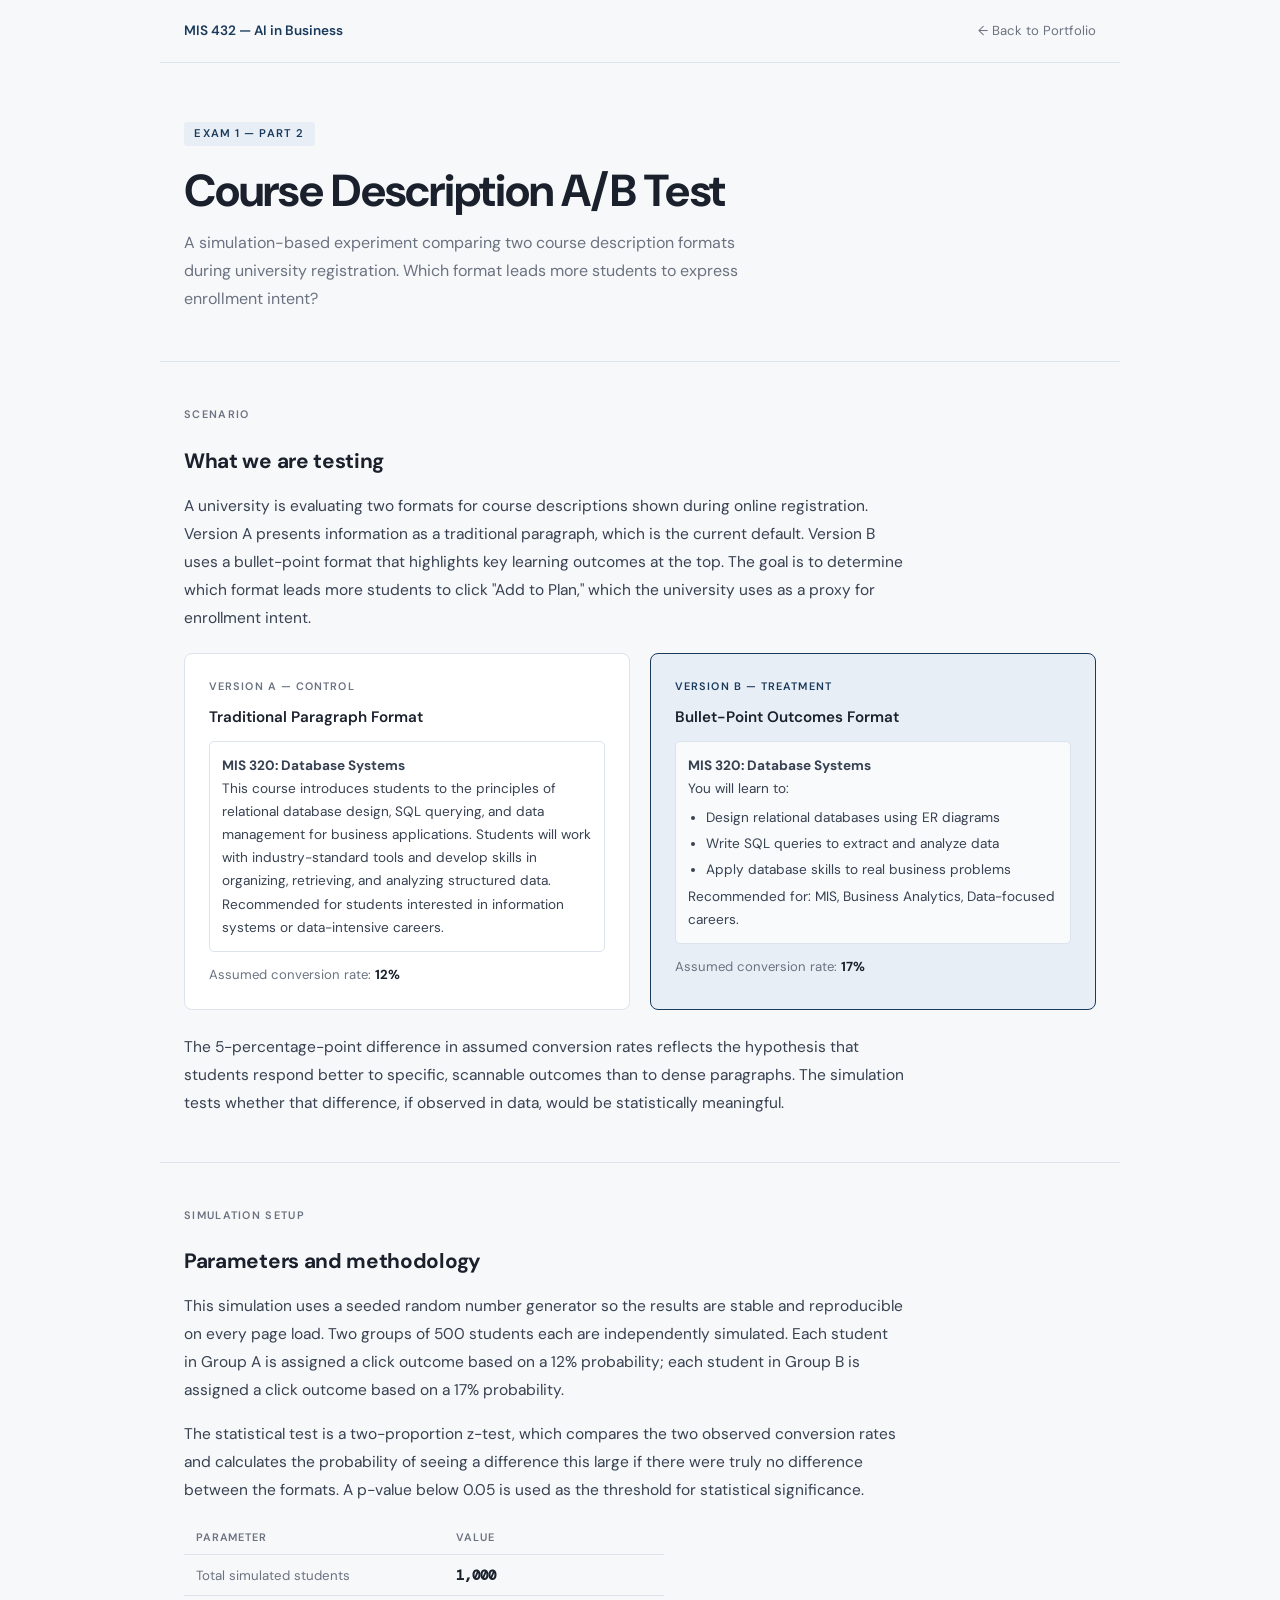
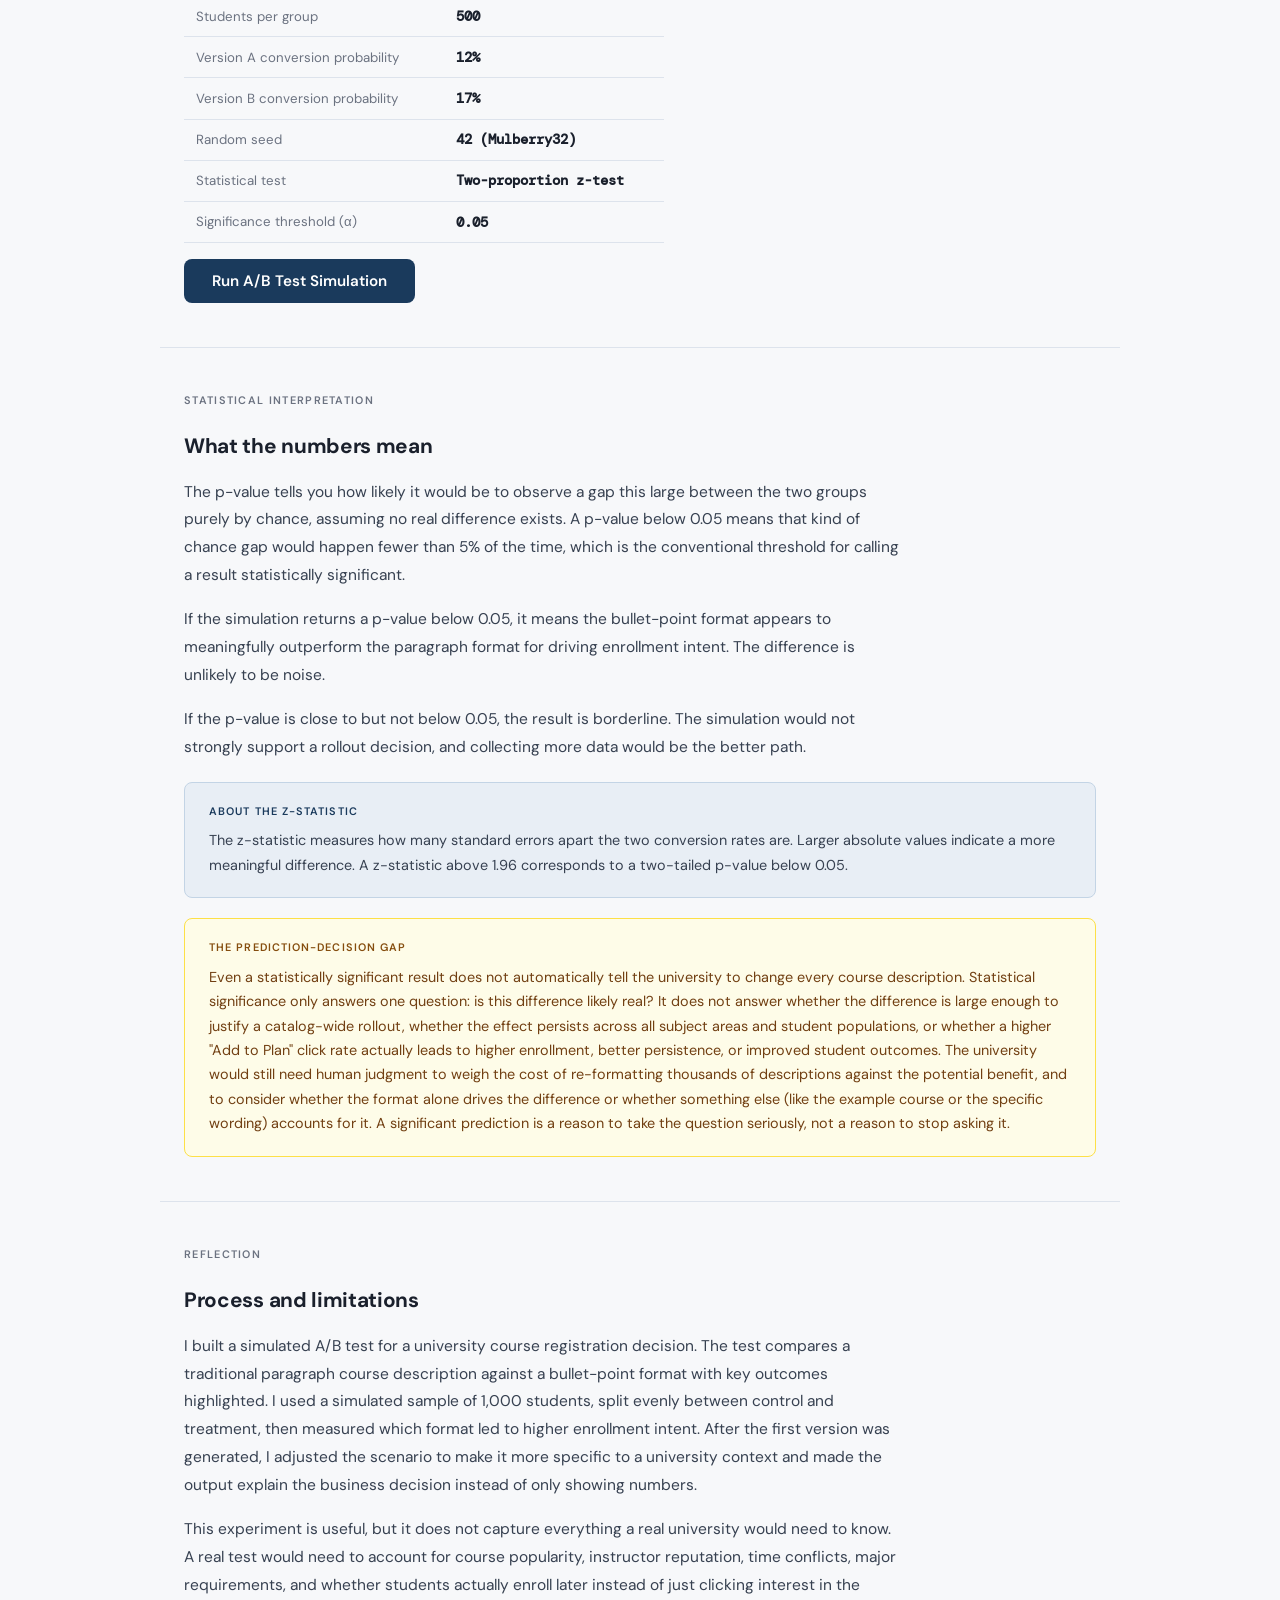
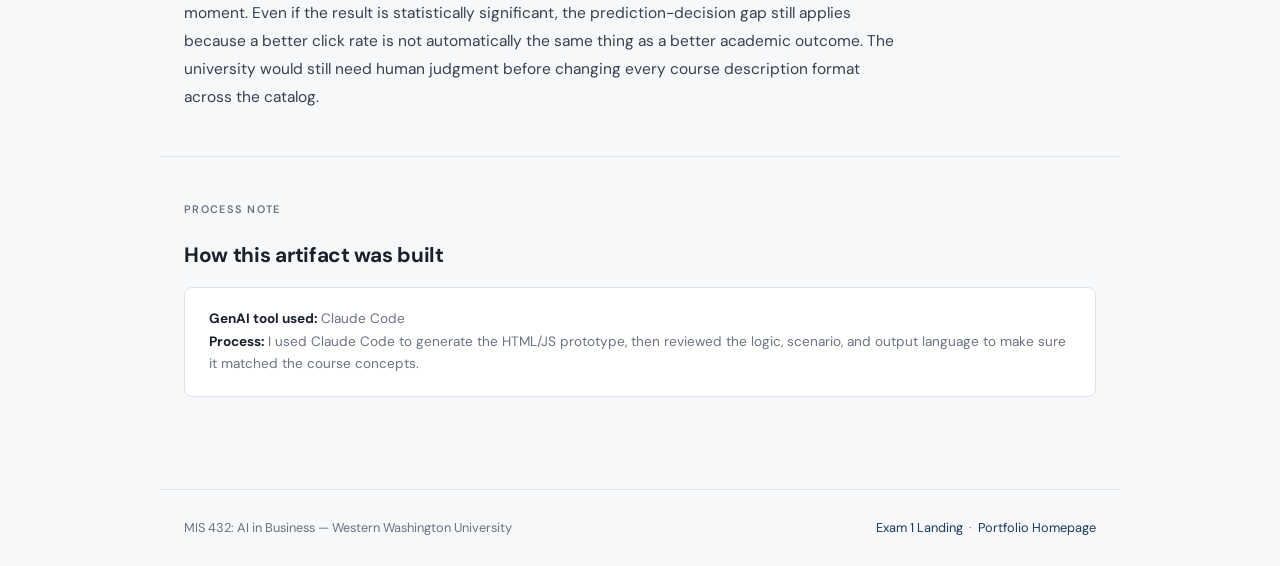
<file: exam1/part2-ab-test/index.html>
<!DOCTYPE html>
<html lang="en">
<head>
  <meta charset="UTF-8" />
  <meta name="viewport" content="width=device-width, initial-scale=1.0" />
  <title>Part 2: Course Description A/B Test &mdash; MIS 432 Exam 1</title>
  <link href="https://fonts.googleapis.com/css2?family=DM+Sans:opsz,wght@9..40,300;9..40,400;9..40,500;9..40,600;9..40,700&family=DM+Mono:wght@400;500&display=swap" rel="stylesheet" />
  <link rel="stylesheet" href="../../assets/css/styles.css" />
  <style>
    /* ── PAGE-SPECIFIC STYLES ── */

    .content-section {
      max-width: 960px;
      margin: 0 auto;
      padding: 2.75rem 1.5rem;
      border-bottom: 1px solid var(--border);
    }

    .content-section:last-of-type { border-bottom: none; }

    .section-label {
      font-size: 0.68rem;
      font-weight: 600;
      letter-spacing: 0.12em;
      text-transform: uppercase;
      color: var(--muted);
      margin-bottom: 1.25rem;
    }

    .content-section h2 {
      font-size: 1.3rem;
      font-weight: 700;
      letter-spacing: -0.015em;
      margin-bottom: 1rem;
      color: var(--text);
    }

    .content-section p {
      font-size: 0.97rem;
      color: #374151;
      line-height: 1.8;
      margin-bottom: 1rem;
      max-width: 720px;
    }

    .content-section p:last-child { margin-bottom: 0; }

    /* Scenario cards */
    .version-grid {
      display: grid;
      grid-template-columns: 1fr 1fr;
      gap: 1.25rem;
      margin-top: 1.25rem;
    }

    .version-card {
      background: var(--surface);
      border: 1px solid var(--border);
      border-radius: var(--radius);
      padding: 1.5rem;
    }

    .version-card.treatment {
      border-color: var(--accent);
      background: var(--accent-light);
    }

    .version-label {
      font-size: 0.68rem;
      font-weight: 600;
      letter-spacing: 0.1em;
      text-transform: uppercase;
      color: var(--muted);
      margin-bottom: 0.6rem;
    }

    .version-card.treatment .version-label {
      color: var(--accent);
    }

    .version-card h3 {
      font-size: 0.95rem;
      font-weight: 600;
      margin-bottom: 0.75rem;
      color: var(--text);
    }

    .course-example {
      font-size: 0.85rem;
      color: #374151;
      line-height: 1.7;
      padding: 0.75rem;
      background: rgba(255,255,255,0.7);
      border-radius: 5px;
      border: 1px solid var(--border);
    }

    .course-example.version-b ul {
      padding-left: 1.1rem;
      margin-top: 0.35rem;
    }

    .course-example.version-b li {
      margin-bottom: 0.2rem;
    }

    .prob-row {
      margin-top: 0.75rem;
      font-size: 0.82rem;
      color: var(--muted);
    }

    .prob-row strong {
      color: var(--text);
    }

    /* Sim params table */
    .param-table {
      width: 100%;
      max-width: 480px;
      border-collapse: collapse;
      margin-top: 1rem;
      font-size: 0.88rem;
    }

    .param-table th {
      text-align: left;
      font-size: 0.68rem;
      font-weight: 600;
      letter-spacing: 0.08em;
      text-transform: uppercase;
      color: var(--muted);
      padding: 0.5rem 0.75rem;
      border-bottom: 1px solid var(--border);
    }

    .param-table td {
      padding: 0.55rem 0.75rem;
      border-bottom: 1px solid var(--border);
      color: #374151;
    }

    .param-table td:first-child { color: var(--muted); font-size: 0.83rem; }
    .param-table td:last-child { font-weight: 600; font-family: 'DM Mono', monospace; color: var(--text); }

    /* Run button */
    .run-btn {
      display: inline-flex;
      align-items: center;
      gap: 0.5rem;
      background: var(--accent);
      color: #fff;
      border: none;
      border-radius: var(--radius);
      padding: 0.75rem 1.75rem;
      font-family: inherit;
      font-size: 0.95rem;
      font-weight: 600;
      cursor: pointer;
      transition: background 0.15s, transform 0.1s;
      margin-top: 1rem;
    }

    .run-btn:hover { background: #163256; transform: translateY(-1px); }
    .run-btn:active { transform: translateY(0); }

    /* Results area */
    #results-area {
      display: none;
      margin-top: 2rem;
    }

    .stat-grid {
      display: grid;
      grid-template-columns: repeat(auto-fit, minmax(165px, 1fr));
      gap: 1rem;
      margin-top: 0.5rem;
    }

    .stat-card {
      background: var(--surface);
      border: 1px solid var(--border);
      border-radius: var(--radius);
      padding: 1.25rem 1.5rem;
    }

    .stat-card.highlight {
      border-color: var(--accent);
      background: var(--accent-light);
    }

    .stat-label {
      font-size: 0.68rem;
      font-weight: 600;
      letter-spacing: 0.1em;
      text-transform: uppercase;
      color: var(--muted);
      margin-bottom: 0.4rem;
    }

    .stat-card.highlight .stat-label { color: var(--accent); }

    .stat-value {
      font-size: 1.9rem;
      font-weight: 700;
      letter-spacing: -0.02em;
      color: var(--text);
      line-height: 1;
      margin-bottom: 0.3rem;
      font-family: 'DM Mono', monospace;
    }

    .stat-value.positive { color: #059669; }
    .stat-value.significant { color: #2563eb; }

    .stat-note {
      font-size: 0.76rem;
      color: var(--muted);
      line-height: 1.45;
    }

    /* Decision box */
    .decision-box {
      margin-top: 1.5rem;
      border-radius: var(--radius);
      padding: 1.25rem 1.5rem;
    }

    .decision-box.significant {
      background: #f0fdf4;
      border: 1px solid #86efac;
    }

    .decision-box.not-significant {
      background: #fffbeb;
      border: 1px solid #fde68a;
    }

    .decision-label {
      font-size: 0.68rem;
      font-weight: 600;
      letter-spacing: 0.1em;
      text-transform: uppercase;
      color: #059669;
      margin-bottom: 0.5rem;
    }

    .decision-box.not-significant .decision-label { color: #d97706; }

    .decision-text {
      font-size: 0.95rem;
      color: #374151;
      line-height: 1.7;
      margin: 0;
    }

    /* Chart */
    .chart-section {
      margin-top: 2rem;
    }

    .chart-title {
      font-size: 0.68rem;
      font-weight: 600;
      letter-spacing: 0.1em;
      text-transform: uppercase;
      color: var(--muted);
      margin-bottom: 1rem;
    }

    #chart-wrap {
      display: flex;
      justify-content: center;
    }

    /* Interpretation box */
    .interp-box {
      background: var(--accent-light);
      border: 1px solid #c3d4e5;
      border-radius: var(--radius);
      padding: 1.25rem 1.5rem;
      margin-top: 1.25rem;
    }

    .interp-box-label {
      font-size: 0.68rem;
      font-weight: 600;
      letter-spacing: 0.1em;
      text-transform: uppercase;
      color: var(--accent);
      margin-bottom: 0.5rem;
    }

    .interp-box p {
      font-size: 0.9rem;
      color: #374151;
      line-height: 1.7;
      margin: 0;
      max-width: none;
    }

    /* Gap warning */
    .gap-warning {
      background: #fefce8;
      border: 1px solid #fde047;
      border-radius: var(--radius);
      padding: 1.25rem 1.5rem;
      margin-top: 1.25rem;
    }

    .gap-warning-label {
      font-size: 0.68rem;
      font-weight: 600;
      letter-spacing: 0.1em;
      text-transform: uppercase;
      color: #854d0e;
      margin-bottom: 0.5rem;
    }

    .gap-warning p {
      font-size: 0.9rem;
      color: #713f12;
      line-height: 1.7;
      margin: 0;
      max-width: none;
    }

    /* Reflection */
    .reflection-text {
      font-size: 0.97rem;
      color: #374151;
      line-height: 1.85;
      max-width: 720px;
    }

    .reflection-text p + p { margin-top: 1rem; }

    /* Process note */
    .process-note {
      background: var(--surface);
      border: 1px solid var(--border);
      border-radius: var(--radius);
      padding: 1.25rem 1.5rem;
      font-size: 0.85rem;
      color: var(--muted);
      line-height: 1.65;
    }

    .process-note strong { color: var(--text); }

    /* Footer links */
    .exam1-footer-link { color: var(--accent); }

    @media (max-width: 600px) {
      .version-grid { grid-template-columns: 1fr; }
      .stat-grid { grid-template-columns: 1fr 1fr; }
    }
  </style>
</head>
<body>

<nav class="site-nav">
  <span class="nav-brand">MIS 432 &mdash; AI in Business</span>
  <a href="../../index.html" class="nav-back">&larr; Back to Portfolio</a>
</nav>

<header class="page-header">
  <div class="tag">Exam 1 &mdash; Part 2</div>
  <h1>Course Description A/B Test</h1>
  <p class="subtitle">
    A simulation-based experiment comparing two course description formats during university registration. Which format leads more students to express enrollment intent?
  </p>
</header>

<!-- ── SCENARIO ── -->
<div class="content-section">
  <div class="section-label">Scenario</div>
  <h2>What we are testing</h2>
  <p>
    A university is evaluating two formats for course descriptions shown during online registration. Version A presents information as a traditional paragraph, which is the current default. Version B uses a bullet-point format that highlights key learning outcomes at the top. The goal is to determine which format leads more students to click "Add to Plan," which the university uses as a proxy for enrollment intent.
  </p>

  <div class="version-grid">
    <div class="version-card">
      <div class="version-label">Version A &mdash; Control</div>
      <h3>Traditional Paragraph Format</h3>
      <div class="course-example">
        <strong>MIS 320: Database Systems</strong><br/>
        This course introduces students to the principles of relational database design, SQL querying, and data management for business applications. Students will work with industry-standard tools and develop skills in organizing, retrieving, and analyzing structured data. Recommended for students interested in information systems or data-intensive careers.
      </div>
      <div class="prob-row">Assumed conversion rate: <strong>12%</strong></div>
    </div>

    <div class="version-card treatment">
      <div class="version-label">Version B &mdash; Treatment</div>
      <h3>Bullet-Point Outcomes Format</h3>
      <div class="course-example version-b">
        <strong>MIS 320: Database Systems</strong><br/>
        You will learn to:
        <ul>
          <li>Design relational databases using ER diagrams</li>
          <li>Write SQL queries to extract and analyze data</li>
          <li>Apply database skills to real business problems</li>
        </ul>
        Recommended for: MIS, Business Analytics, Data-focused careers.
      </div>
      <div class="prob-row">Assumed conversion rate: <strong>17%</strong></div>
    </div>
  </div>

  <p style="margin-top:1.5rem;">
    The 5-percentage-point difference in assumed conversion rates reflects the hypothesis that students respond better to specific, scannable outcomes than to dense paragraphs. The simulation tests whether that difference, if observed in data, would be statistically meaningful.
  </p>
</div>

<!-- ── SIMULATION SETUP ── -->
<div class="content-section">
  <div class="section-label">Simulation Setup</div>
  <h2>Parameters and methodology</h2>
  <p>
    This simulation uses a seeded random number generator so the results are stable and reproducible on every page load. Two groups of 500 students each are independently simulated. Each student in Group A is assigned a click outcome based on a 12% probability; each student in Group B is assigned a click outcome based on a 17% probability.
  </p>
  <p>
    The statistical test is a two-proportion z-test, which compares the two observed conversion rates and calculates the probability of seeing a difference this large if there were truly no difference between the formats. A p-value below 0.05 is used as the threshold for statistical significance.
  </p>

  <table class="param-table">
    <thead>
      <tr><th>Parameter</th><th>Value</th></tr>
    </thead>
    <tbody>
      <tr><td>Total simulated students</td><td>1,000</td></tr>
      <tr><td>Students per group</td><td>500</td></tr>
      <tr><td>Version A conversion probability</td><td>12%</td></tr>
      <tr><td>Version B conversion probability</td><td>17%</td></tr>
      <tr><td>Random seed</td><td>42 (Mulberry32)</td></tr>
      <tr><td>Statistical test</td><td>Two-proportion z-test</td></tr>
      <tr><td>Significance threshold (&alpha;)</td><td>0.05</td></tr>
    </tbody>
  </table>

  <button class="run-btn" id="run-btn" onclick="runABTest()">
    Run A/B Test Simulation
  </button>

  <!-- Results appear here after clicking -->
  <div id="results-area">

    <div class="stat-grid" style="margin-top:1.75rem;" id="stat-grid">
      <!-- Populated by JS -->
    </div>

    <div id="decision-box"></div>

    <div class="chart-section">
      <div class="chart-title">Conversion Rate Comparison</div>
      <div id="chart-wrap"></div>
    </div>

  </div>
</div>

<!-- ── INTERPRETATION ── -->
<div class="content-section">
  <div class="section-label">Statistical Interpretation</div>
  <h2>What the numbers mean</h2>
  <p>
    The p-value tells you how likely it would be to observe a gap this large between the two groups purely by chance, assuming no real difference exists. A p-value below 0.05 means that kind of chance gap would happen fewer than 5% of the time, which is the conventional threshold for calling a result statistically significant.
  </p>
  <p>
    If the simulation returns a p-value below 0.05, it means the bullet-point format appears to meaningfully outperform the paragraph format for driving enrollment intent. The difference is unlikely to be noise.
  </p>
  <p>
    If the p-value is close to but not below 0.05, the result is borderline. The simulation would not strongly support a rollout decision, and collecting more data would be the better path.
  </p>

  <div class="interp-box">
    <div class="interp-box-label">About the z-statistic</div>
    <p>The z-statistic measures how many standard errors apart the two conversion rates are. Larger absolute values indicate a more meaningful difference. A z-statistic above 1.96 corresponds to a two-tailed p-value below 0.05.</p>
  </div>

  <div class="gap-warning">
    <div class="gap-warning-label">The Prediction-Decision Gap</div>
    <p>
      Even a statistically significant result does not automatically tell the university to change every course description. Statistical significance only answers one question: is this difference likely real? It does not answer whether the difference is large enough to justify a catalog-wide rollout, whether the effect persists across all subject areas and student populations, or whether a higher "Add to Plan" click rate actually leads to higher enrollment, better persistence, or improved student outcomes. The university would still need human judgment to weigh the cost of re-formatting thousands of descriptions against the potential benefit, and to consider whether the format alone drives the difference or whether something else (like the example course or the specific wording) accounts for it. A significant prediction is a reason to take the question seriously, not a reason to stop asking it.
    </p>
  </div>
</div>

<!-- ── REFLECTION ── -->
<div class="content-section">
  <div class="section-label">Reflection</div>
  <h2>Process and limitations</h2>
  <div class="reflection-text">
    <p>
      I built a simulated A/B test for a university course registration decision. The test compares a traditional paragraph course description against a bullet-point format with key outcomes highlighted. I used a simulated sample of 1,000 students, split evenly between control and treatment, then measured which format led to higher enrollment intent. After the first version was generated, I adjusted the scenario to make it more specific to a university context and made the output explain the business decision instead of only showing numbers.
    </p>
    <p>
      This experiment is useful, but it does not capture everything a real university would need to know. A real test would need to account for course popularity, instructor reputation, time conflicts, major requirements, and whether students actually enroll later instead of just clicking interest in the moment. Even if the result is statistically significant, the prediction-decision gap still applies because a better click rate is not automatically the same thing as a better academic outcome. The university would still need human judgment before changing every course description format across the catalog.
    </p>
  </div>
</div>

<!-- ── PROCESS NOTE ── -->
<div class="content-section">
  <div class="section-label">Process Note</div>
  <h2>How this artifact was built</h2>
  <div class="process-note">
    <strong>GenAI tool used:</strong> Claude Code<br/>
    <strong>Process:</strong> I used Claude Code to generate the HTML/JS prototype, then reviewed the logic, scenario, and output language to make sure it matched the course concepts.
  </div>
</div>

<!-- ── FOOTER ── -->
<footer class="site-footer">
  <span>MIS 432: AI in Business &mdash; Western Washington University</span>
  <span>
    <a class="exam1-footer-link" href="../index.html">Exam 1 Landing</a>
    &nbsp;&middot;&nbsp;
    <a class="exam1-footer-link" href="../../index.html">Portfolio Homepage</a>
  </span>
</footer>

<script>
  // ── SEEDED RANDOM NUMBER GENERATOR (Mulberry32) ──
  // Returns a function that produces a deterministic sequence of [0, 1) floats.
  function mulberry32(seed) {
    return function() {
      seed |= 0;
      seed = (seed + 0x6D2B79F5) | 0;
      var t = Math.imul(seed ^ (seed >>> 15), 1 | seed);
      t = (t + Math.imul(t ^ (t >>> 7), 61 | t)) ^ t;
      return ((t ^ (t >>> 14)) >>> 0) / 4294967296;
    };
  }

  // ── NORMAL CDF APPROXIMATION (Abramowitz and Stegun 26.2.17) ──
  // Maximum error: ~7.5e-8. Accurate enough for reporting p-values to 3 decimal places.
  function normalCDF(z) {
    var p  = 0.2316419;
    var a1 =  0.319381530;
    var a2 = -0.356563782;
    var a3 =  1.781477937;
    var a4 = -1.821255978;
    var a5 =  1.330274429;
    var absZ = Math.abs(z);
    var t = 1.0 / (1.0 + p * absZ);
    var pdf = Math.exp(-0.5 * absZ * absZ) / Math.sqrt(2 * Math.PI);
    var poly = ((((a5 * t + a4) * t + a3) * t + a2) * t + a1) * t;
    var cdf = 1.0 - pdf * poly;
    return z >= 0 ? cdf : 1.0 - cdf;
  }

  // Two-tailed p-value from z-statistic
  function pValueTwoTailed(z) {
    return 2.0 * (1.0 - normalCDF(Math.abs(z)));
  }

  // ── SIMULATE BERNOULLI TRIALS ──
  // Returns the number of "successes" in n trials each with probability p.
  function simulateBernoulli(rand, n, p) {
    var successes = 0;
    for (var i = 0; i < n; i++) {
      if (rand() < p) successes++;
    }
    return successes;
  }

  // ── TWO-PROPORTION Z-TEST ──
  // Tests whether two observed conversion rates come from populations with the same true rate.
  // Uses the pooled proportion under the null hypothesis that pA == pB.
  function twoProportionZTest(nA, kA, nB, kB) {
    var pA = kA / nA;
    var pB = kB / nB;
    var pPool = (kA + kB) / (nA + nB);
    var se = Math.sqrt(pPool * (1 - pPool) * (1 / nA + 1 / nB));
    if (se === 0) return 0;
    return (pB - pA) / se;
  }

  // ── INLINE SVG BAR CHART ──
  // Draws a two-bar comparison chart; no external libraries required.
  function buildBarChart(rateA, rateB) {
    var W = 320, H = 230;
    var padL = 45, padR = 25, padT = 25, padB = 55;
    var chartW = W - padL - padR;
    var chartH = H - padT - padB;
    var axisMax = 0.25; // fixed 25% ceiling; appropriate for 10-20% conversion rates
    var barW = 70;
    // Center two bars with a gap between them
    var totalBarW = 2 * barW + 60;
    var startX = padL + (chartW - totalBarW) / 2;
    var x1 = startX;
    var x2 = startX + barW + 60;
    var yBase = padT + chartH;

    var hA = Math.min(rateA / axisMax, 1) * chartH;
    var hB = Math.min(rateB / axisMax, 1) * chartH;
    var yA = yBase - hA;
    var yB = yBase - hB;

    // Grid lines and y-axis labels at 0, 5, 10, 15, 20, 25%
    var gridLines = '';
    [0, 0.05, 0.10, 0.15, 0.20, 0.25].forEach(function(v) {
      var y = yBase - (v / axisMax) * chartH;
      var pct = Math.round(v * 100);
      gridLines +=
        '<line x1="' + padL + '" y1="' + y + '" x2="' + (W - padR) + '" y2="' + y +
        '" stroke="#e5e7eb" stroke-width="1"/>' +
        '<text x="' + (padL - 6) + '" y="' + (y + 4) + '" text-anchor="end" font-size="10" fill="#9ca3af">' + pct + '%</text>';
    });

    return '<svg viewBox="0 0 ' + W + ' ' + H + '" xmlns="http://www.w3.org/2000/svg"' +
      ' style="width:100%;max-width:360px;display:block;margin:0 auto;overflow:visible">' +
      gridLines +
      // Axes
      '<line x1="' + padL + '" y1="' + padT + '" x2="' + padL + '" y2="' + yBase + '" stroke="#d1d5db" stroke-width="1.5"/>' +
      '<line x1="' + padL + '" y1="' + yBase + '" x2="' + (W - padR) + '" y2="' + yBase + '" stroke="#d1d5db" stroke-width="1.5"/>' +
      // Bar A
      '<rect x="' + x1 + '" y="' + yA + '" width="' + barW + '" height="' + hA + '" rx="3" fill="#c3d4e5"/>' +
      '<text x="' + (x1 + barW / 2) + '" y="' + (yA - 7) + '" text-anchor="middle" font-size="11" font-weight="600" fill="#374151">' +
        (rateA * 100).toFixed(1) + '%</text>' +
      '<text x="' + (x1 + barW / 2) + '" y="' + (yBase + 17) + '" text-anchor="middle" font-size="11" fill="#4b5563">Version A</text>' +
      '<text x="' + (x1 + barW / 2) + '" y="' + (yBase + 30) + '" text-anchor="middle" font-size="9.5" fill="#9ca3af">(Control)</text>' +
      // Bar B
      '<rect x="' + x2 + '" y="' + yB + '" width="' + barW + '" height="' + hB + '" rx="3" fill="#1a3a5c"/>' +
      '<text x="' + (x2 + barW / 2) + '" y="' + (yB - 7) + '" text-anchor="middle" font-size="11" font-weight="600" fill="#374151">' +
        (rateB * 100).toFixed(1) + '%</text>' +
      '<text x="' + (x2 + barW / 2) + '" y="' + (yBase + 17) + '" text-anchor="middle" font-size="11" fill="#4b5563">Version B</text>' +
      '<text x="' + (x2 + barW / 2) + '" y="' + (yBase + 30) + '" text-anchor="middle" font-size="9.5" fill="#9ca3af">(Treatment)</text>' +
      '</svg>';
  }

  // ── MAIN: RUN THE TEST ──
  function runABTest() {
    var rand = mulberry32(42);

    var nA = 500, nB = 500;
    var probA = 0.12, probB = 0.17;

    // Simulate each group independently
    var kA = simulateBernoulli(rand, nA, probA);
    var kB = simulateBernoulli(rand, nB, probB);

    var rateA = kA / nA;
    var rateB = kB / nB;
    var lift  = rateB - rateA;

    // Statistical test
    var z = twoProportionZTest(nA, kA, nB, kB);
    var p = pValueTwoTailed(z);
    var significant = p < 0.05;

    // Build stat cards
    var statGrid = document.getElementById('stat-grid');
    statGrid.innerHTML =
      statCard('Version A Users',   nA.toLocaleString(),             '', 'Students assigned to the traditional paragraph format') +
      statCard('Version A Conversions', kA + ' / ' + nA,            '', 'Number who clicked "Add to Plan"') +
      statCard('Version A Rate',    (rateA * 100).toFixed(1) + '%',  '', 'Observed enrollment intent rate') +
      statCard('Version B Users',   nB.toLocaleString(),             '', 'Students assigned to the bullet-point format') +
      statCard('Version B Conversions', kB + ' / ' + nB,            '', 'Number who clicked "Add to Plan"') +
      statCard('Version B Rate',    (rateB * 100).toFixed(1) + '%',  'positive', 'Observed enrollment intent rate') +
      statCard('Lift (B &minus; A)', (lift >= 0 ? '+' : '') + (lift * 100).toFixed(1) + ' pp', lift >= 0 ? 'positive' : '', 'Percentage point difference in conversion rates') +
      statCard('Z-statistic',       z.toFixed(3),                    significant ? 'significant' : '', 'Measures how many standard errors apart the rates are') +
      statCard('p-value',           p < 0.001 ? '< 0.001' : p.toFixed(4), significant ? 'significant' : '', 'Probability of this gap by chance alone (threshold: 0.05)');

    // Decision box
    var decisionEl = document.getElementById('decision-box');
    if (significant) {
      decisionEl.innerHTML =
        '<div class="decision-box significant">' +
        '<div class="decision-label">Decision: Statistically Significant</div>' +
        '<p class="decision-text">Version B converted at <strong>' + (rateB * 100).toFixed(1) + '%</strong> versus <strong>' + (rateA * 100).toFixed(1) + '%</strong> for Version A, a difference of <strong>' + (lift * 100).toFixed(1) + ' percentage points</strong>. With a p-value of <strong>' + p.toFixed(4) + '</strong>, this result is statistically significant. The bullet-point format appears to drive meaningfully higher enrollment intent. The university should consider a broader rollout, while accounting for practical factors such as course type, student segment, and whether click intent translates to actual enrollment.</p>' +
        '</div>';
    } else {
      decisionEl.innerHTML =
        '<div class="decision-box not-significant">' +
        '<div class="decision-label">Decision: Not Statistically Significant</div>' +
        '<p class="decision-text">The observed difference of <strong>' + (lift * 100).toFixed(1) + ' pp</strong> does not reach the p &lt; 0.05 threshold (p = ' + p.toFixed(4) + '). This does not mean there is no difference, only that the evidence in this sample is not strong enough to rule out chance. Collecting a larger sample before making a rollout decision would be the appropriate next step.</p>' +
        '</div>';
    }

    // Bar chart
    document.getElementById('chart-wrap').innerHTML = buildBarChart(rateA, rateB);

    // Show results
    document.getElementById('results-area').style.display = 'block';

    // Disable button after first run (results are deterministic)
    var btn = document.getElementById('run-btn');
    btn.textContent = 'Simulation Complete';
    btn.disabled = true;
    btn.style.opacity = '0.6';
    btn.style.cursor = 'default';
  }

  // Helper: build a single stat card HTML string
  function statCard(label, value, valueClass, note) {
    return '<div class="stat-card">' +
      '<div class="stat-label">' + label + '</div>' +
      '<div class="stat-value' + (valueClass ? ' ' + valueClass : '') + '">' + value + '</div>' +
      '<div class="stat-note">' + note + '</div>' +
      '</div>';
  }
</script>

</body>
</html>
</file>
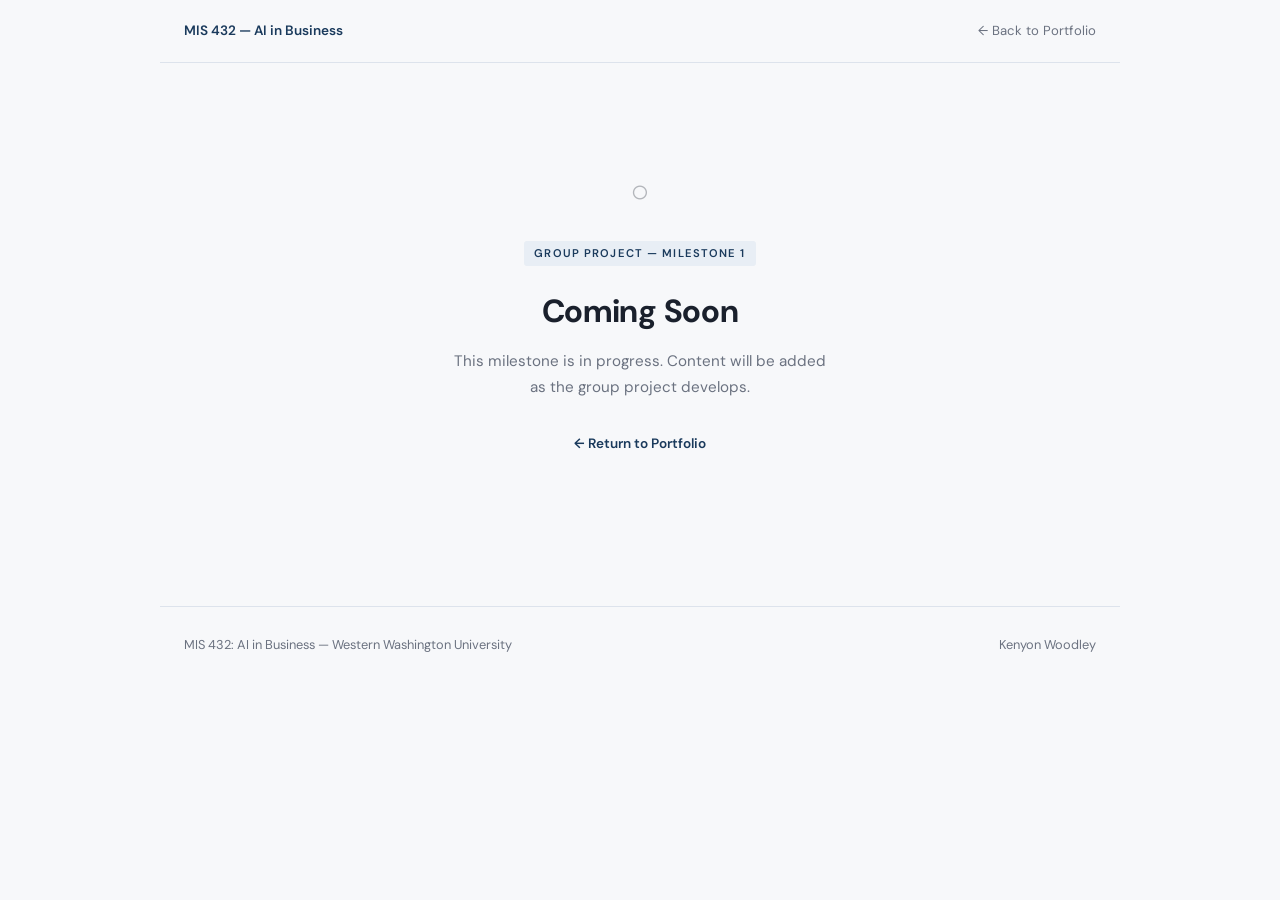
<file: project/milestone1/index.html>
<!DOCTYPE html>
<html lang="en">
<head>
  <meta charset="UTF-8" />
  <meta name="viewport" content="width=device-width, initial-scale=1.0" />
  <title>Group Project: Milestone 1 — MIS 432: AI in Business</title>
  <link href="https://fonts.googleapis.com/css2?family=DM+Sans:opsz,wght@9..40,400;9..40,600;9..40,700&display=swap" rel="stylesheet" />
  <link rel="stylesheet" href="../../assets/css/styles.css" />
</head>
<body>

<nav class="site-nav">
  <span class="nav-brand">MIS 432 &mdash; AI in Business</span>
  <a href="../../index.html" class="nav-back">&larr; Back to Portfolio</a>
</nav>

<div class="container">
  <div class="placeholder-wrap">
    <div class="placeholder-icon">&#9675;</div>
    <div class="tag">Group Project &mdash; Milestone 1</div>
    <h1>Coming Soon</h1>
    <p>This milestone is in progress. Content will be added as the group project develops.</p>
    <a href="../../index.html" class="back-link">&larr; Return to Portfolio</a>
  </div>
</div>

<footer class="site-footer">
  <span>MIS 432: AI in Business &mdash; Western Washington University</span>
  <span>Kenyon Woodley</span>
</footer>

</body>
</html>
</file>
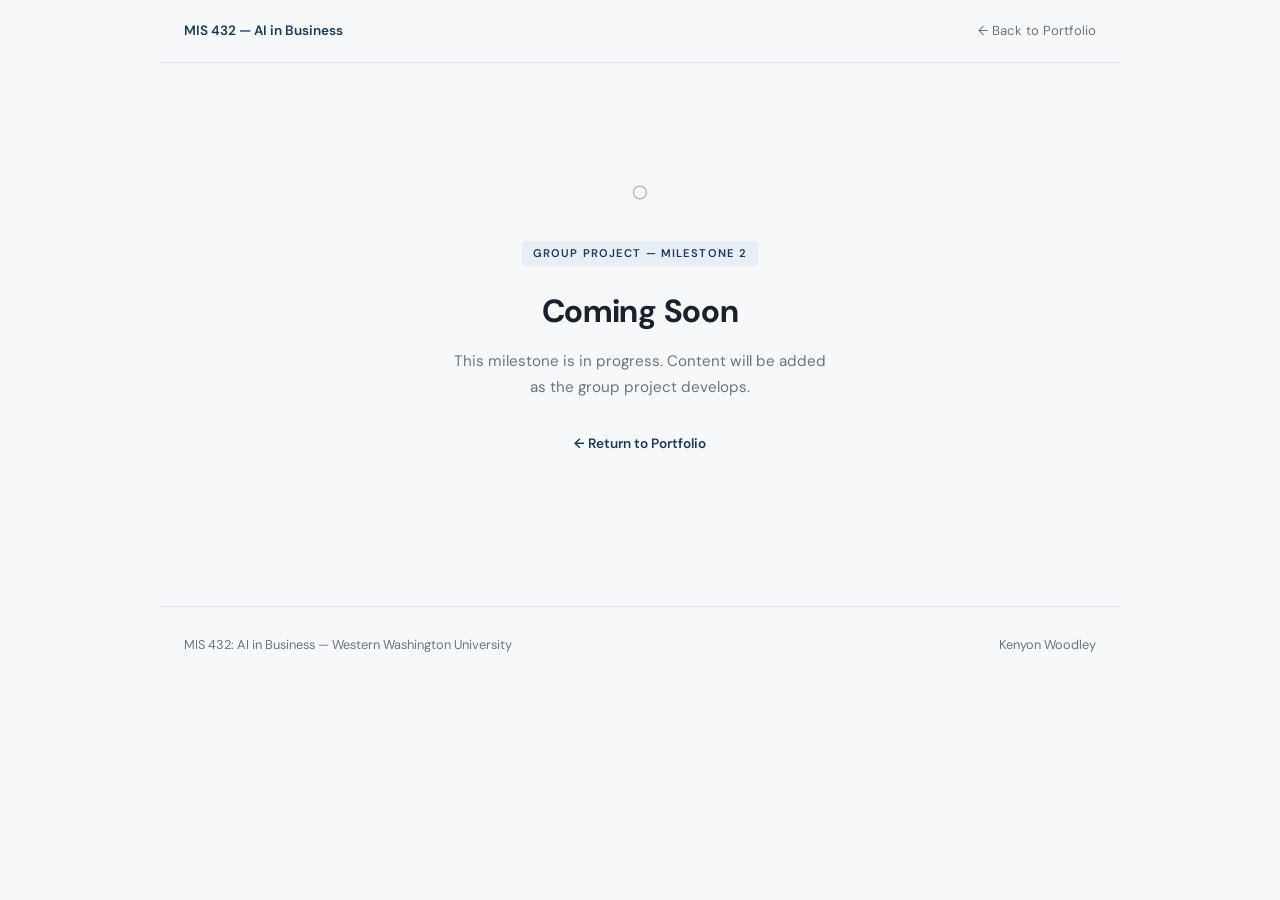
<file: project/milestone2/index.html>
<!DOCTYPE html>
<html lang="en">
<head>
  <meta charset="UTF-8" />
  <meta name="viewport" content="width=device-width, initial-scale=1.0" />
  <title>Group Project: Milestone 2 — MIS 432: AI in Business</title>
  <link href="https://fonts.googleapis.com/css2?family=DM+Sans:opsz,wght@9..40,400;9..40,600;9..40,700&display=swap" rel="stylesheet" />
  <link rel="stylesheet" href="../../assets/css/styles.css" />
</head>
<body>

<nav class="site-nav">
  <span class="nav-brand">MIS 432 &mdash; AI in Business</span>
  <a href="../../index.html" class="nav-back">&larr; Back to Portfolio</a>
</nav>

<div class="container">
  <div class="placeholder-wrap">
    <div class="placeholder-icon">&#9675;</div>
    <div class="tag">Group Project &mdash; Milestone 2</div>
    <h1>Coming Soon</h1>
    <p>This milestone is in progress. Content will be added as the group project develops.</p>
    <a href="../../index.html" class="back-link">&larr; Return to Portfolio</a>
  </div>
</div>

<footer class="site-footer">
  <span>MIS 432: AI in Business &mdash; Western Washington University</span>
  <span>Kenyon Woodley</span>
</footer>

</body>
</html>
</file>
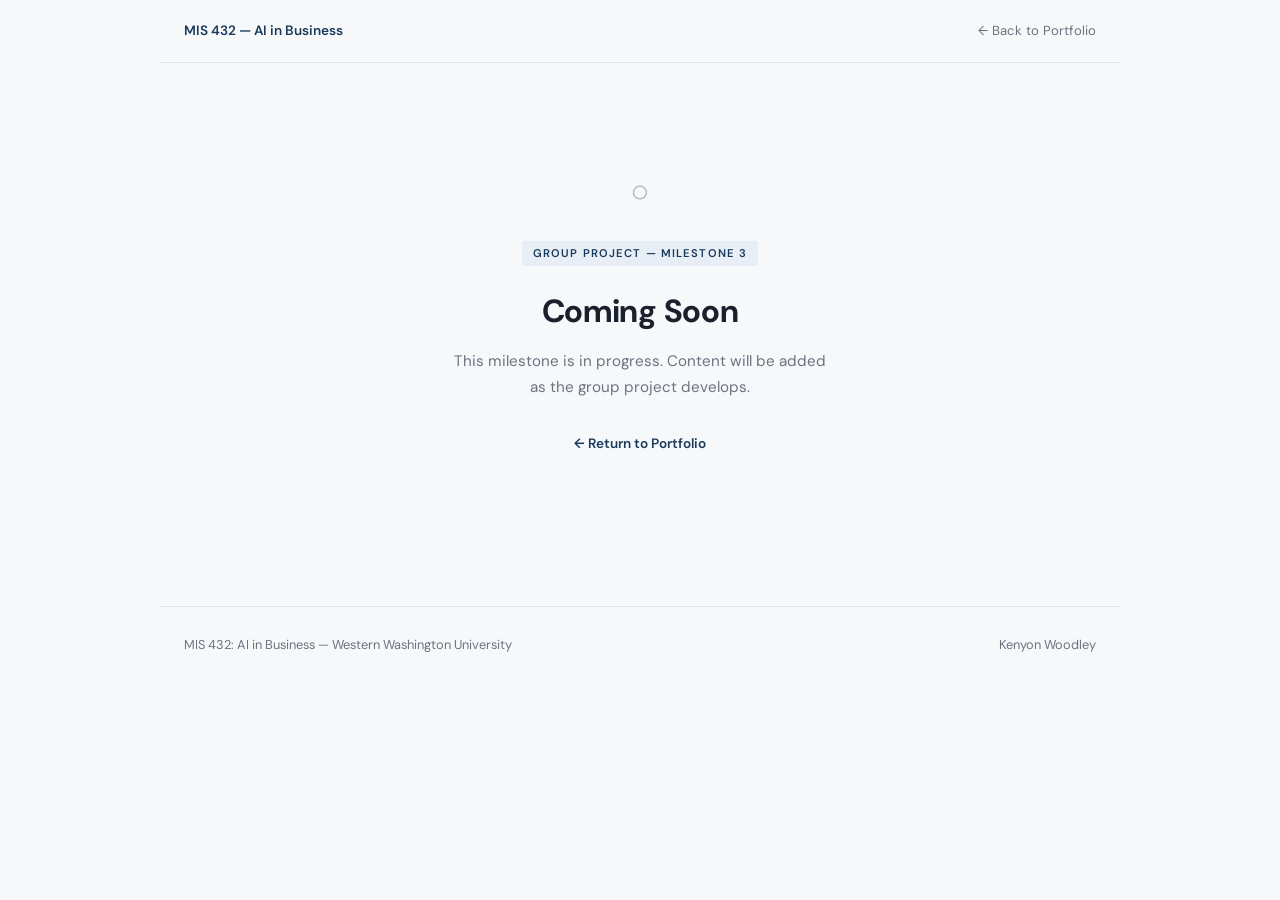
<file: project/milestone3/index.html>
<!DOCTYPE html>
<html lang="en">
<head>
  <meta charset="UTF-8" />
  <meta name="viewport" content="width=device-width, initial-scale=1.0" />
  <title>Group Project: Milestone 3 — MIS 432: AI in Business</title>
  <link href="https://fonts.googleapis.com/css2?family=DM+Sans:opsz,wght@9..40,400;9..40,600;9..40,700&display=swap" rel="stylesheet" />
  <link rel="stylesheet" href="../../assets/css/styles.css" />
</head>
<body>

<nav class="site-nav">
  <span class="nav-brand">MIS 432 &mdash; AI in Business</span>
  <a href="../../index.html" class="nav-back">&larr; Back to Portfolio</a>
</nav>

<div class="container">
  <div class="placeholder-wrap">
    <div class="placeholder-icon">&#9675;</div>
    <div class="tag">Group Project &mdash; Milestone 3</div>
    <h1>Coming Soon</h1>
    <p>This milestone is in progress. Content will be added as the group project develops.</p>
    <a href="../../index.html" class="back-link">&larr; Return to Portfolio</a>
  </div>
</div>

<footer class="site-footer">
  <span>MIS 432: AI in Business &mdash; Western Washington University</span>
  <span>Kenyon Woodley</span>
</footer>

</body>
</html>
</file>
<file: assets/css/styles.css>
/* ============================================================
   MIS 432: AI in Business — Shared Portfolio Styles
   ============================================================ */

*, *::before, *::after { box-sizing: border-box; margin: 0; padding: 0; }

:root {
  --bg:           #f7f8fa;
  --surface:      #ffffff;
  --border:       #dde3ec;
  --accent:       #1a3a5c;
  --accent-light: #e8eef5;
  --text:         #1a202c;
  --muted:        #6b7280;
  --radius:       8px;
}

body {
  background: var(--bg);
  color: var(--text);
  font-family: 'DM Sans', sans-serif;
  font-weight: 400;
  min-height: 100vh;
  line-height: 1.6;
}

a { color: var(--accent); text-decoration: none; }
a:hover { text-decoration: underline; }

/* ── NAV ── */
.site-nav {
  max-width: 960px;
  margin: 0 auto;
  padding: 1.25rem 1.5rem;
  display: flex;
  align-items: center;
  justify-content: space-between;
  border-bottom: 1px solid var(--border);
}

.nav-brand {
  font-size: 0.85rem;
  font-weight: 600;
  color: var(--accent);
}

.nav-back {
  font-size: 0.82rem;
  color: var(--muted);
  display: flex;
  align-items: center;
  gap: 0.3rem;
  transition: color 0.15s;
}

.nav-back:hover { color: var(--accent); text-decoration: none; }

/* ── CONTAINER ── */
.container {
  max-width: 960px;
  margin: 0 auto;
  padding: 0 1.5rem;
}

/* ── PAGE HEADER ── */
.page-header {
  max-width: 960px;
  margin: 0 auto;
  padding: 3.5rem 1.5rem 3rem;
  border-bottom: 1px solid var(--border);
}

.tag {
  display: inline-block;
  font-size: 0.7rem;
  font-weight: 600;
  letter-spacing: 0.1em;
  text-transform: uppercase;
  color: var(--accent);
  background: var(--accent-light);
  padding: 0.2rem 0.65rem;
  border-radius: 3px;
  margin-bottom: 1.25rem;
}

.page-header h1 {
  font-size: clamp(1.8rem, 4vw, 2.8rem);
  font-weight: 700;
  line-height: 1.15;
  letter-spacing: -0.02em;
  margin-bottom: 0.75rem;
}

.page-header .subtitle {
  color: var(--muted);
  font-size: 1rem;
  max-width: 580px;
  line-height: 1.75;
}

/* ── SECTION ── */
.section {
  padding: 2.5rem 0;
  border-bottom: 1px solid var(--border);
}

.section:last-child { border-bottom: none; }

.section-title {
  font-size: 0.7rem;
  font-weight: 600;
  letter-spacing: 0.12em;
  text-transform: uppercase;
  color: var(--muted);
  margin-bottom: 1.5rem;
}

/* ── CARD GRID ── */
.card-grid {
  display: grid;
  grid-template-columns: repeat(auto-fill, minmax(260px, 1fr));
  gap: 1.25rem;
}

.card {
  background: var(--surface);
  border: 1px solid var(--border);
  border-radius: var(--radius);
  padding: 1.5rem;
  transition: box-shadow 0.15s, border-color 0.15s;
  display: flex;
  flex-direction: column;
  color: var(--text);
}

a.card:hover {
  box-shadow: 0 4px 16px rgba(26, 58, 92, 0.1);
  border-color: var(--accent);
  text-decoration: none;
}

.card-label {
  font-size: 0.68rem;
  font-weight: 600;
  letter-spacing: 0.1em;
  text-transform: uppercase;
  color: var(--muted);
  margin-bottom: 0.6rem;
}

.card h2 {
  font-size: 1.05rem;
  font-weight: 600;
  color: var(--text);
  margin-bottom: 0.5rem;
  line-height: 1.35;
}

.card p {
  font-size: 0.875rem;
  color: var(--muted);
  line-height: 1.65;
  flex: 1;
}

.card-cta {
  margin-top: 1.25rem;
  padding-top: 1rem;
  border-top: 1px solid var(--border);
  font-size: 0.8rem;
  font-weight: 600;
  color: var(--accent);
}

.card.coming-soon { opacity: 0.65; cursor: default; }
.card.coming-soon:hover { box-shadow: none; border-color: var(--border); }
.card.coming-soon .card-cta { color: var(--muted); }

/* ── SITE FOOTER ── */
.site-footer {
  max-width: 960px;
  margin: 3rem auto 0;
  padding: 1.75rem 1.5rem;
  border-top: 1px solid var(--border);
  font-size: 0.8rem;
  color: var(--muted);
  display: flex;
  justify-content: space-between;
  flex-wrap: wrap;
  gap: 0.5rem;
}

/* ── PLACEHOLDER PAGE ── */
.placeholder-wrap {
  display: flex;
  flex-direction: column;
  align-items: center;
  justify-content: center;
  text-align: center;
  min-height: 55vh;
  padding: 4rem 1.5rem;
}

.placeholder-icon {
  font-size: 2rem;
  margin-bottom: 1.5rem;
  opacity: 0.3;
}

.placeholder-wrap h1 {
  font-size: clamp(1.4rem, 3vw, 2rem);
  font-weight: 700;
  margin-bottom: 0.75rem;
  letter-spacing: -0.01em;
}

.placeholder-wrap p {
  color: var(--muted);
  font-size: 0.95rem;
  max-width: 380px;
  line-height: 1.7;
}

.back-link {
  display: inline-flex;
  align-items: center;
  gap: 0.35rem;
  margin-top: 2rem;
  font-size: 0.85rem;
  font-weight: 600;
  color: var(--accent);
}

.back-link:hover { text-decoration: underline; }

/* ── RESPONSIVE ── */
@media (max-width: 600px) {
  .card-grid { grid-template-columns: 1fr; }
  .site-footer { flex-direction: column; }
  .site-nav { flex-direction: column; align-items: flex-start; gap: 0.25rem; }
}
</file>
